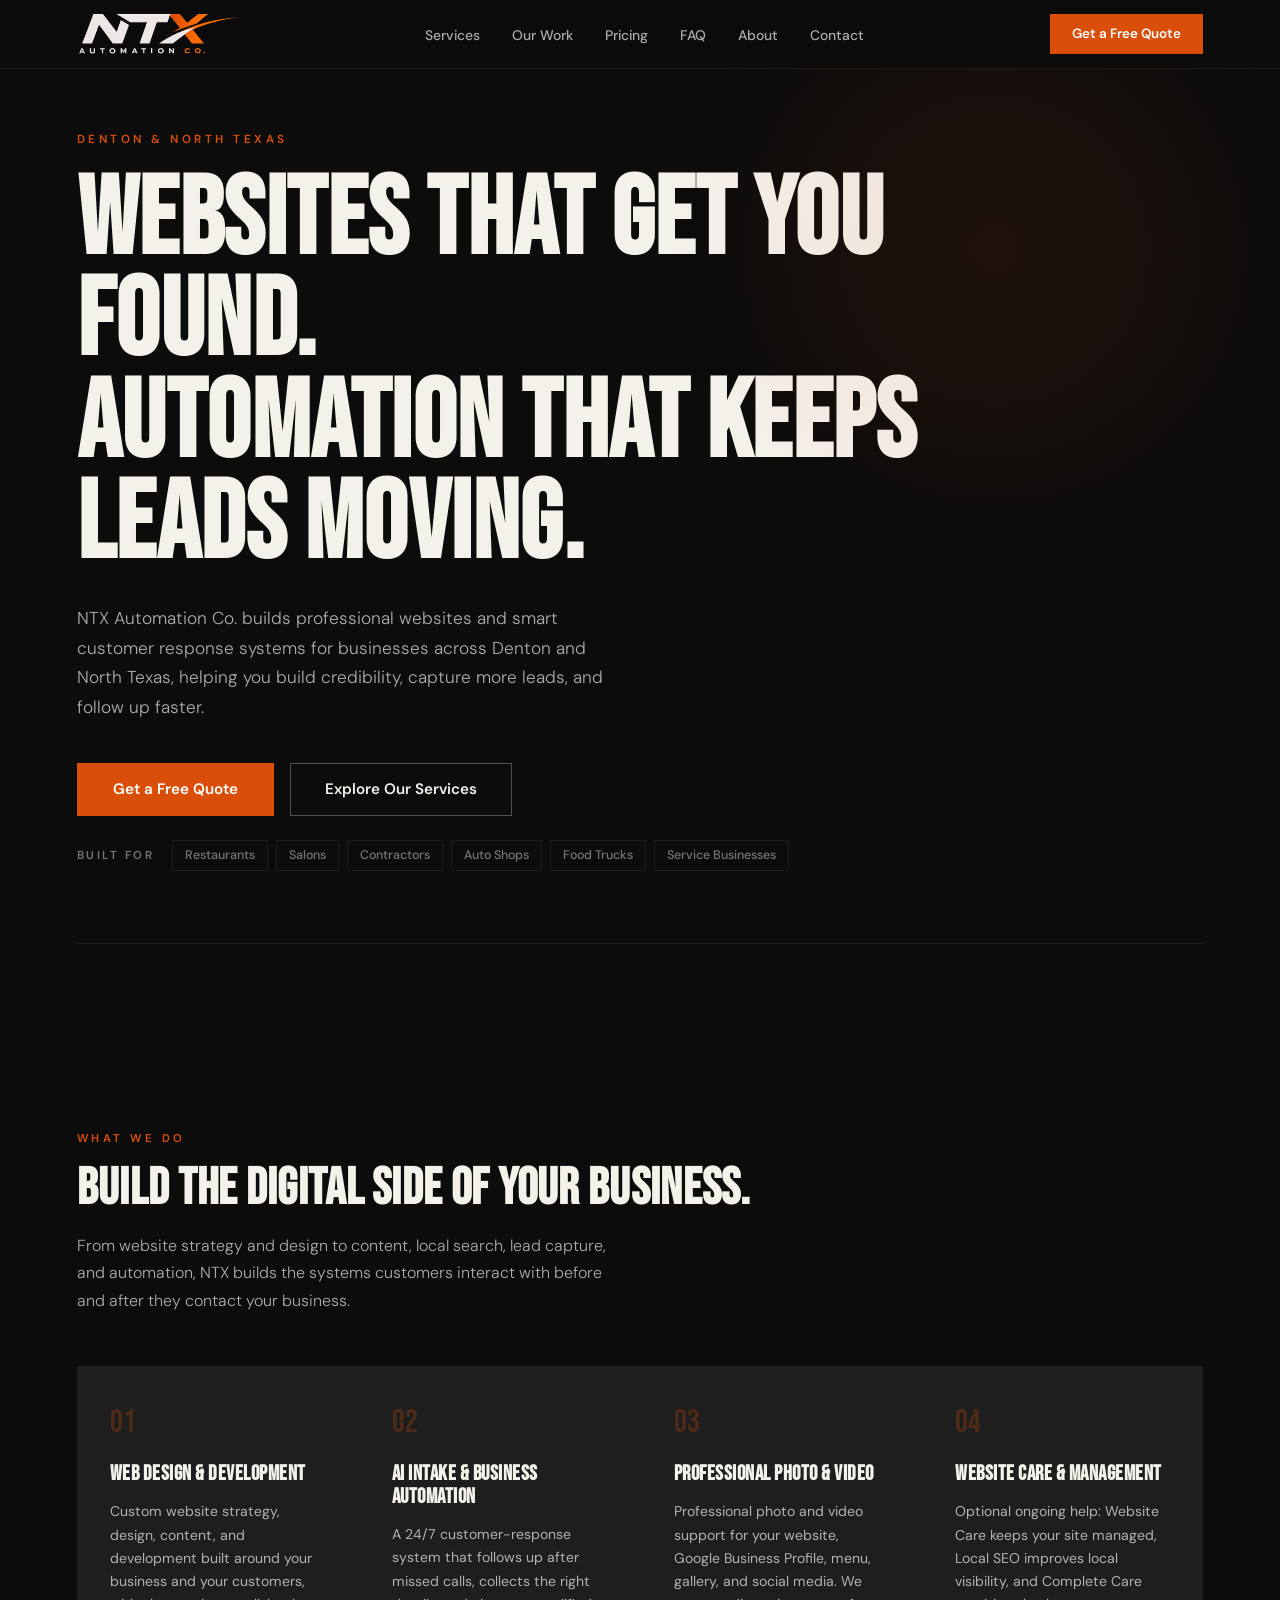
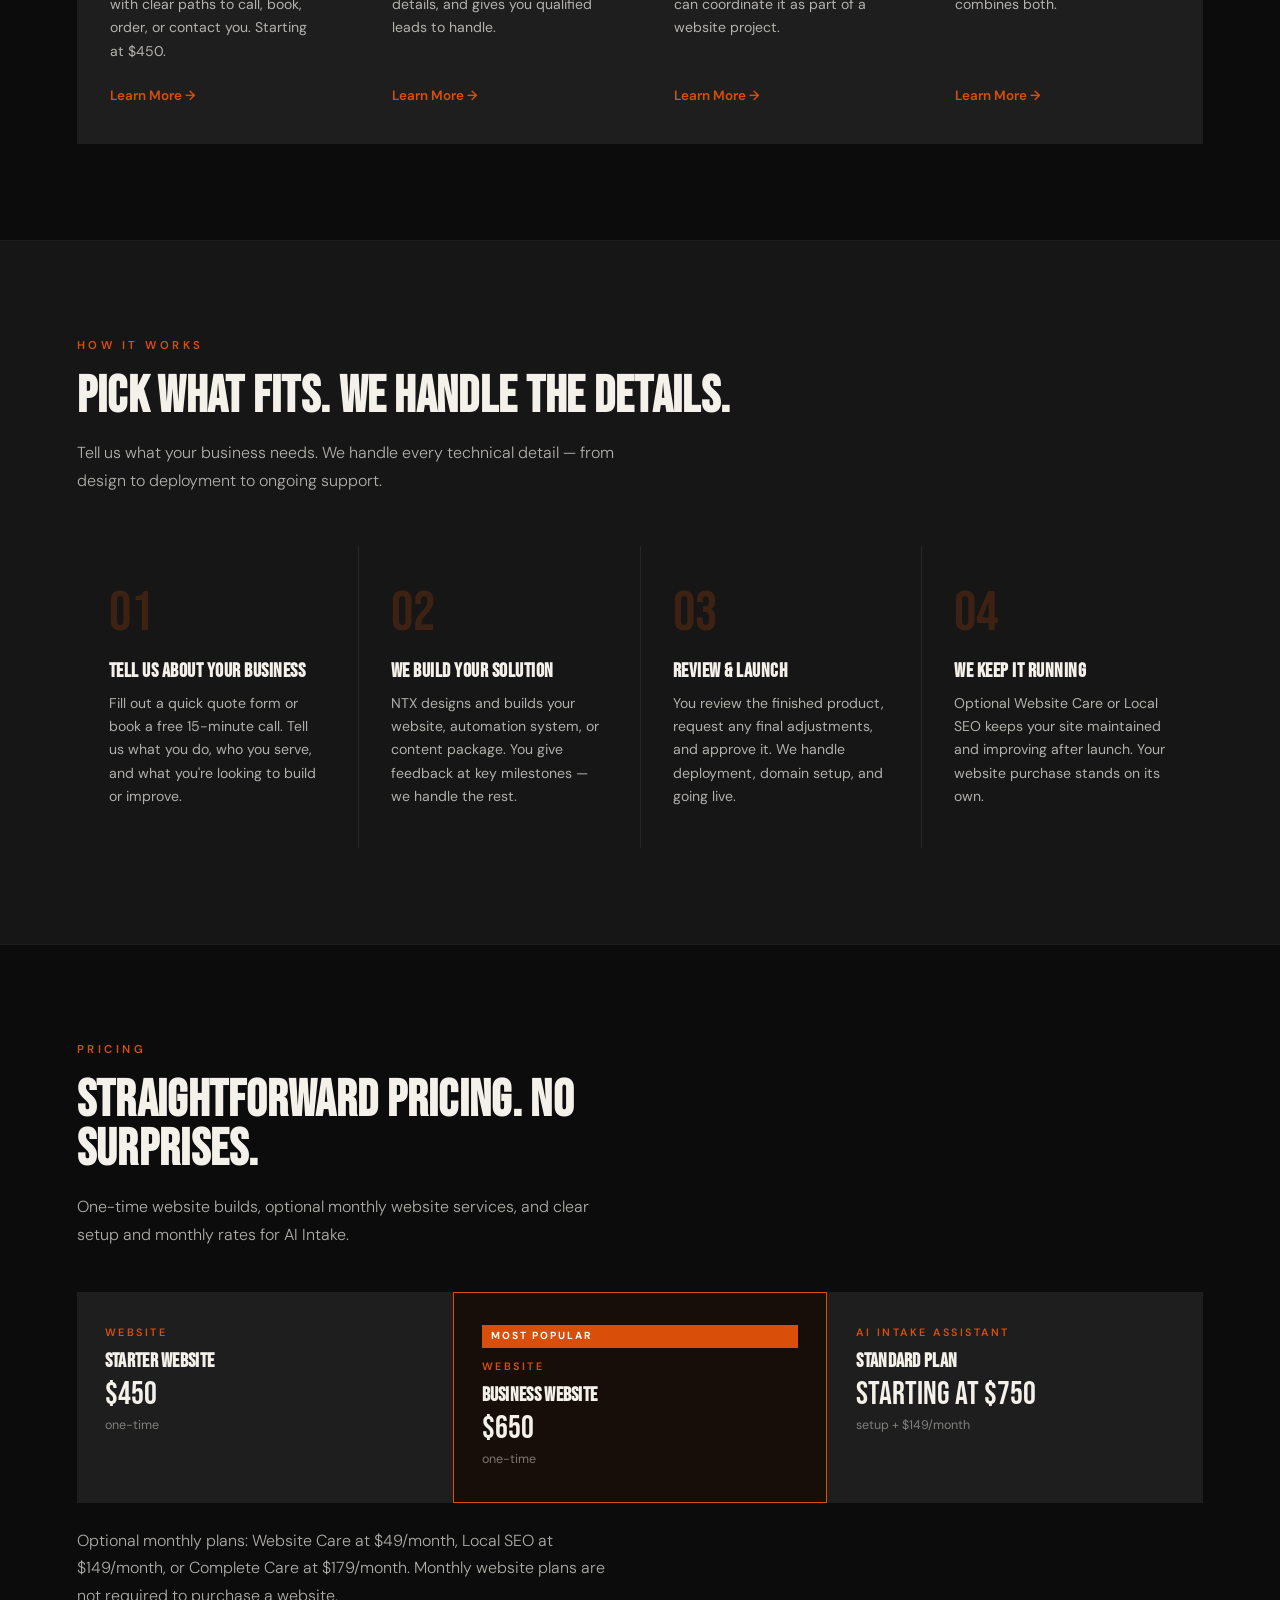
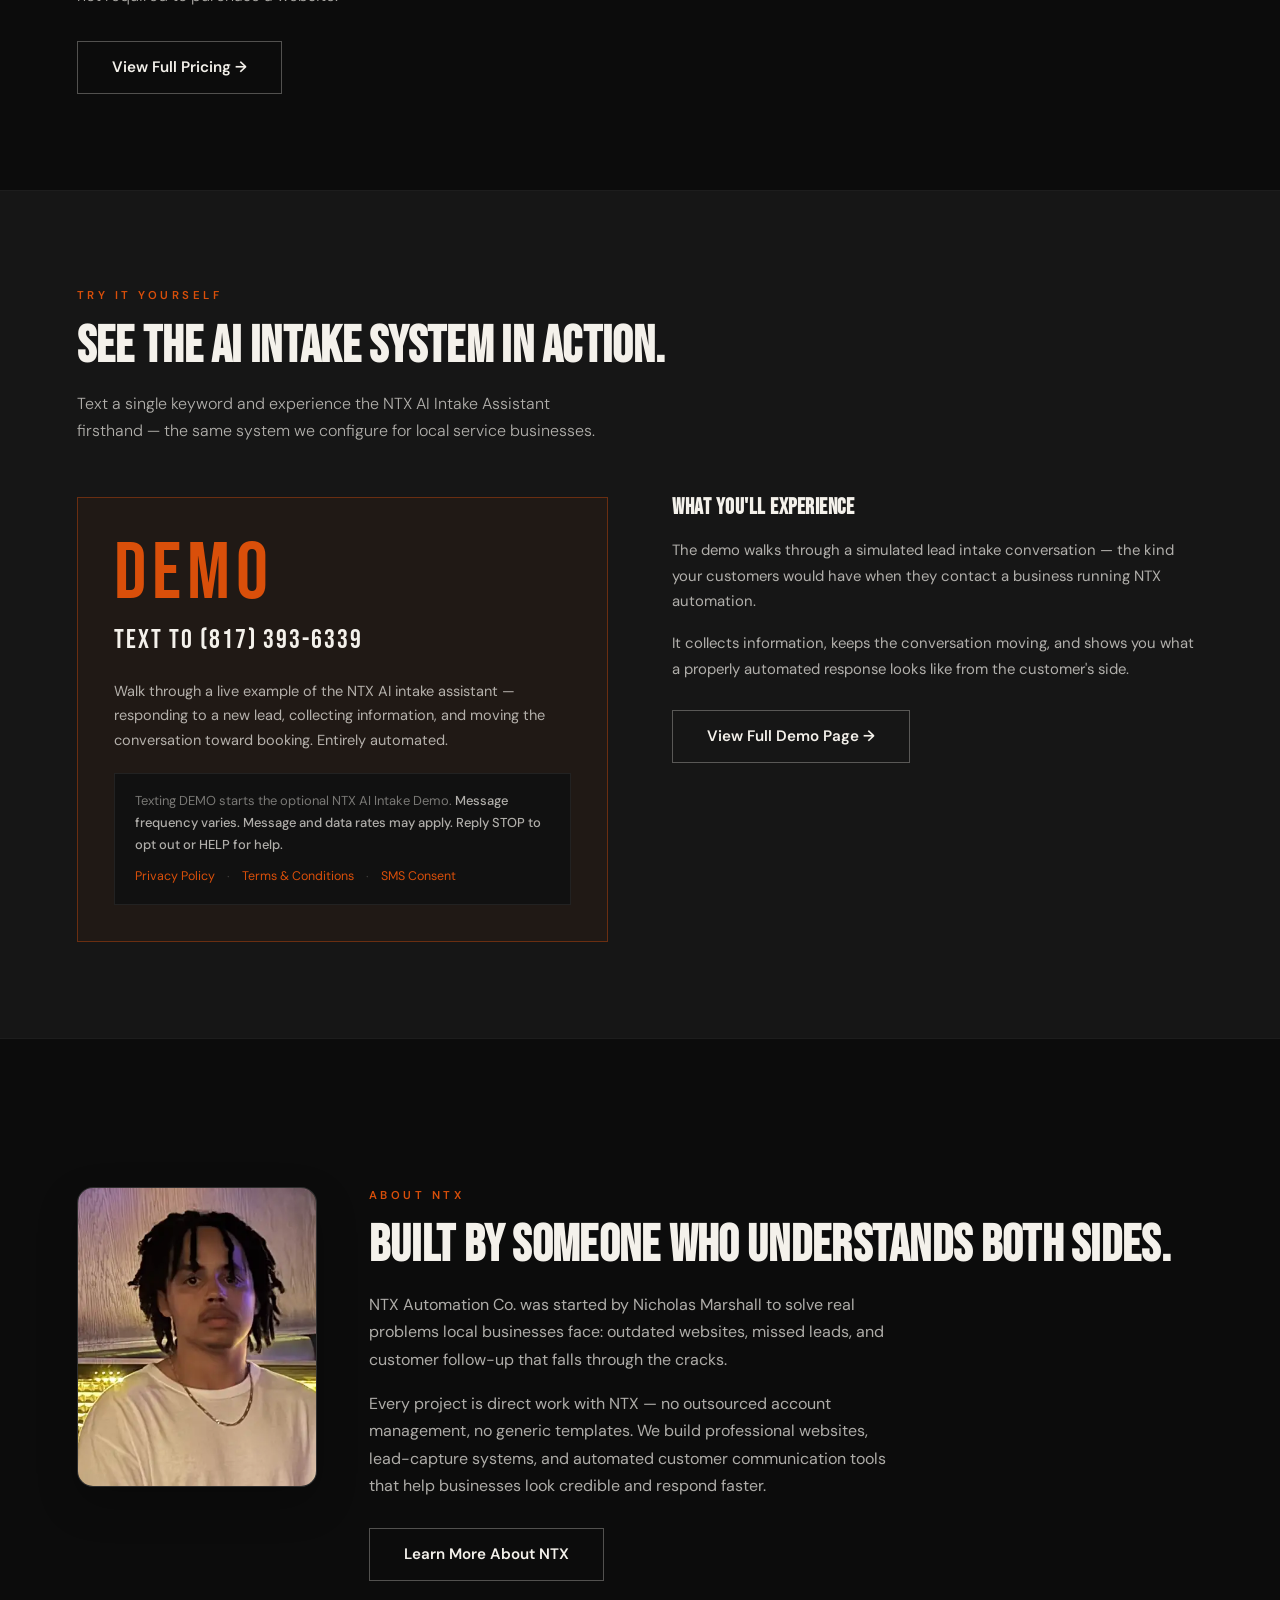
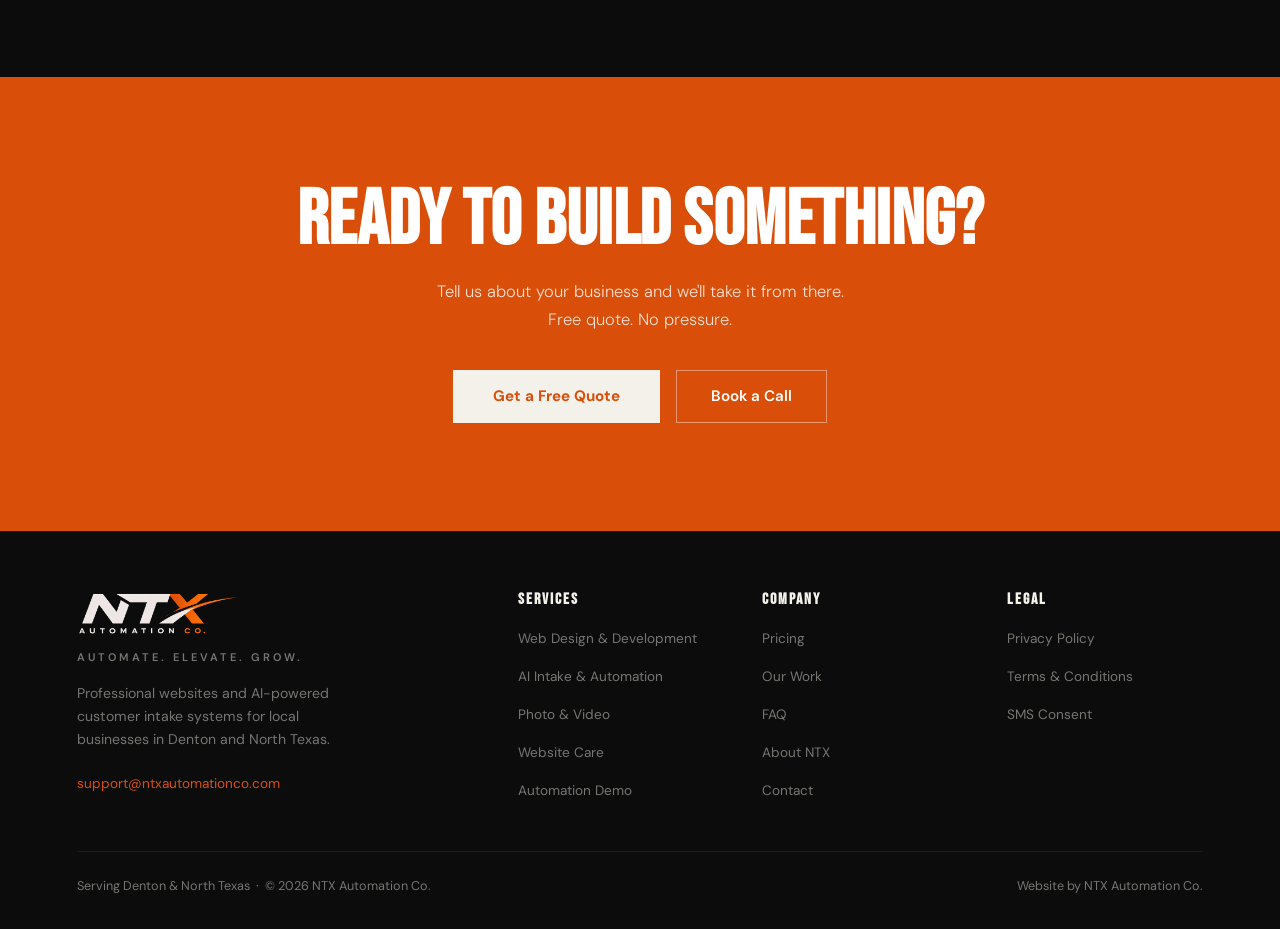
<file: index.html>
<!DOCTYPE html>
<html lang="en">
<head>
<script async src="https://www.googletagmanager.com/gtag/js?id=G-VB2LJ80J1F"></script>
<script>
  window.dataLayer = window.dataLayer || [];
  function gtag(){dataLayer.push(arguments);}
  gtag("js", new Date());
  gtag("config", "G-VB2LJ80J1F");
</script>
<meta charset="UTF-8"/>
<meta name="viewport" content="width=device-width, initial-scale=1.0"/>
<title>NTX Automation Co. — Websites & Smart Automation for North Texas Businesses</title>
<meta name="description" content="Helping North Texas businesses grow with professional websites, smart automation, and practical digital solutions."/>
<meta name="robots" content="index, follow"/>
<link rel="canonical" href="https://ntxautomationco.com/"/>
<meta name="author" content="NTX Automation Co."/>
<meta name="theme-color" content="#d94f0a"/>
<meta property="og:type" content="website"/>
<meta property="og:site_name" content="NTX Automation Co."/>
<meta property="og:title" content="NTX Automation Co. — Websites & Smart Automation for North Texas Businesses"/>
<meta property="og:description" content="Helping North Texas businesses grow with professional websites, smart automation, and practical digital solutions."/>
<meta property="og:url" content="https://ntxautomationco.com/"/>
<meta property="og:image" content="https://ntxautomationco.com/assets/og-image.jpg"/>
<meta property="og:image:width" content="1200"/>
<meta property="og:image:height" content="630"/>
<meta name="twitter:image" content="https://ntxautomationco.com/assets/og-image.jpg"/>
<meta name="twitter:card" content="summary_large_image"/>
<meta name="twitter:title" content="NTX Automation Co. — Websites & Smart Automation for North Texas Businesses"/>
<meta name="twitter:description" content="Helping North Texas businesses grow with professional websites, smart automation, and practical digital solutions."/>
<script type="application/ld+json">
{
  "@context": "https://schema.org",
  "@type": ["ProfessionalService", "LocalBusiness"],
  "name": "NTX Automation Co.",
  "url": "https://ntxautomationco.com",
  "email": "support@ntxautomationco.com",
  "founder": { "@type": "Person", "name": "Nicholas Marshall" },
  "areaServed": [
    { "@type": "City", "name": "Denton", "containedInPlace": { "@type": "State", "name": "Texas" } },
    { "@type": "AdministrativeArea", "name": "North Texas" }
  ],
  "serviceType": ["Website Design and Development","AI Intake Automation","Lead Capture Systems","Missed-Call Text-Back","Customer Intake Automation","Professional Photography","Professional Video","Website Hosting and Maintenance"],
  "description": "Helping North Texas businesses grow with professional websites, smart automation, and practical digital solutions.",
  "priceRange": "$$"
}
</script>
<link rel="icon" href="/assets/favicon-32.png" type="image/png" sizes="32x32"/>
<link rel="icon" href="/assets/favicon-48.png" type="image/png" sizes="48x48"/>
<link rel="icon" href="/assets/favicon-96.png" type="image/png" sizes="96x96"/>
<link rel="icon" href="/assets/favicon-192.png" type="image/png" sizes="192x192"/>
<link rel="icon" href="/assets/ntx-icon-512.png" type="image/png" sizes="512x512"/>
<link rel="apple-touch-icon" href="/assets/apple-touch-icon.png"/>
<link rel="preconnect" href="https://fonts.googleapis.com"/>
<link rel="preconnect" href="https://fonts.gstatic.com" crossorigin/>
<link href="https://fonts.googleapis.com/css2?family=Bebas+Neue&family=DM+Sans:wght@300;400;500;600&display=swap" rel="stylesheet"/>
<link rel="stylesheet" href="/style.css"/>
<style>
.hero {
  min-height: 100vh; display: flex; flex-direction: column; justify-content: center;
  padding: 130px 6% 90px; position: relative; overflow: hidden; background: var(--black);
}
.hero::after {
  content: ''; position: absolute; top: -10%; right: -5%;
  width: 55vw; height: 55vw; max-width: 700px;
  background: radial-gradient(circle, rgba(217,79,10,0.10) 0%, transparent 65%);
  pointer-events: none;
}
.hero-eyebrow {
  font-size: 0.73rem; font-weight: 600; letter-spacing: 3.5px; text-transform: uppercase;
  color: var(--orange); margin-bottom: 22px; opacity: 0; animation: fadeUp 0.5s 0.1s forwards;
}
.hero h1 {
  font-family: 'Bebas Neue', sans-serif;
  font-size: clamp(3.2rem, 8.5vw, 7.2rem);
  line-height: 0.93; letter-spacing: 0.5px; max-width: 900px;
  opacity: 0; animation: fadeUp 0.6s 0.22s forwards;
}
.hero-sub {
  margin-top: 28px; font-size: 1.08rem; font-weight: 300;
  color: var(--body); max-width: 540px; line-height: 1.72;
  opacity: 0; animation: fadeUp 0.6s 0.36s forwards;
}
.hero-actions {
  margin-top: 40px; display: flex; gap: 16px; flex-wrap: wrap; align-items: center;
  opacity: 0; animation: fadeUp 0.6s 0.5s forwards;
}
.hero-divider {
  margin-top: 72px; border: none; border-top: 1px solid var(--border);
  opacity: 0; animation: fadeIn 1s 0.7s forwards;
}
.hero-clients {
  margin-top: 24px; display: flex; align-items: center; gap: 18px; flex-wrap: wrap;
  opacity: 0; animation: fadeUp 0.6s 0.62s forwards;
}
.hero-clients-label { font-size: 0.72rem; font-weight: 600; letter-spacing: 2.5px; text-transform: uppercase; color: var(--muted); }
.hero-client-tags { display: flex; flex-wrap: wrap; gap: 8px; }
.hero-client-tag { font-size: 0.78rem; font-weight: 500; color: var(--muted); padding: 4px 12px; border: 1px solid var(--border); }
.services-section { background: var(--black); }
.services-grid-4 {
  display: grid; grid-template-columns: repeat(4, 1fr);
  gap: 1px; background: var(--border); margin-top: 52px;
}
.service-card-hp {
  background: var(--card); padding: 40px 32px 36px;
  border: 1px solid transparent; display: flex; flex-direction: column;
  transition: background 0.2s, border-color 0.2s;
}
.service-card-hp:hover { background: var(--card-hover); border-color: var(--orange); }
.service-card-hp .card-num { font-family: 'Bebas Neue', sans-serif; font-size: 2rem; color: var(--orange); opacity: 0.25; line-height: 1; margin-bottom: 24px; }
.service-card-hp h3 { font-family: 'Bebas Neue', sans-serif; font-size: 1.3rem; letter-spacing: 0.5px; color: var(--white); margin-bottom: 14px; line-height: 1.1; }
.service-card-hp p { font-size: 0.88rem; color: var(--body); line-height: 1.65; flex: 1; }
.service-card-hp .card-link { margin-top: 22px; }
.process-section { background: var(--gray); }
.process-grid { display: grid; grid-template-columns: repeat(4, 1fr); gap: 1px; background: var(--border); margin-top: 52px; }
.process-step { background: var(--gray); padding: 40px 32px; }
.process-num { font-family: 'Bebas Neue', sans-serif; font-size: 3.5rem; color: var(--orange); opacity: 0.2; line-height: 1; margin-bottom: 20px; }
.process-step h3 { font-family: 'Bebas Neue', sans-serif; font-size: 1.25rem; letter-spacing: 0.5px; color: var(--white); margin-bottom: 10px; }
.process-step p { font-size: 0.88rem; color: var(--body); line-height: 1.65; }
.demo-teaser { background: var(--gray); }
.demo-teaser-inner { display: grid; grid-template-columns: 1fr 1fr; gap: 64px; align-items: start; margin-top: 52px; }
.demo-teaser-box { padding: 36px; border: 1px solid rgba(217,79,10,0.4); background: rgba(217,79,10,0.05); }
.demo-keyword-display { font-family: 'Bebas Neue', sans-serif; font-size: 5rem; color: var(--orange); letter-spacing: 6px; line-height: 1; margin-bottom: 4px; }
.demo-number { font-family: 'Bebas Neue', sans-serif; font-size: 1.7rem; color: var(--white); letter-spacing: 2px; margin-bottom: 18px; }
.about-teaser { background: var(--black); }
.about-teaser-inner { display: grid; grid-template-columns: minmax(180px, 240px) 1fr; gap: 52px; align-items: start; margin-top: 52px; }
.about-teaser-photo-wrap { width: 100%; max-width: 240px; aspect-ratio: 4 / 5; overflow: hidden; border-radius: 16px; border: 1px solid var(--border); background: var(--card); box-shadow: 0 16px 40px rgba(0,0,0,0.24); }
.about-teaser-photo { width: 100%; height: 100%; display: block; object-fit: cover; object-position: center; }
.about-intro h2 { font-family: 'Bebas Neue', sans-serif; font-size: clamp(2.2rem, 4vw, 3.2rem); line-height: 0.97; margin-bottom: 20px; }
.about-intro p { font-size: 1rem; color: var(--body); line-height: 1.72; margin-bottom: 16px; max-width: 540px; }
.about-intro p:last-of-type { margin-bottom: 28px; }
@media (max-width: 1024px) {
  .services-grid-4 { grid-template-columns: repeat(2, 1fr); }
  .process-grid { grid-template-columns: repeat(2, 1fr); }
}
@media (max-width: 768px) {
  .hero { padding: 110px 5% 72px; }
  .hero h1 { font-size: clamp(2.8rem, 11vw, 4.8rem); }
  .services-grid-4 { grid-template-columns: 1fr; background: transparent; }
  .service-card-hp { border: 1px solid var(--border); }
  .process-grid { grid-template-columns: 1fr; }
  .demo-teaser-inner { grid-template-columns: 1fr; gap: 36px; }
  .about-teaser-inner { grid-template-columns: 1fr; gap: 28px; }
}
@media (max-width: 480px) {
  .hero-actions { flex-direction: column; align-items: stretch; }
  .hero-actions .btn-primary, .hero-actions .btn-ghost { text-align: center; }
}
</style>
</head>
<body>
<main id="main-content">

<section class="hero" id="home" aria-labelledby="hero-heading">
  <p class="hero-eyebrow">Denton &amp; North Texas</p>
  <h1 id="hero-heading">Websites That Get You Found.<br>Automation That Keeps Leads Moving.</h1>
  <p class="hero-sub">NTX Automation Co. builds professional websites and smart customer response systems for businesses across Denton and North Texas, helping you build credibility, capture more leads, and follow up faster.</p>
  <div class="hero-actions">
    <a href="/contact.html" class="btn-primary">Get a Free Quote</a>
    <a href="/services.html" class="btn-ghost">Explore Our Services</a>
  </div>
  <div class="hero-clients">
    <span class="hero-clients-label">Built for</span>
    <div class="hero-client-tags">
      <span class="hero-client-tag">Restaurants</span>
      <span class="hero-client-tag">Salons</span>
      <span class="hero-client-tag">Contractors</span>
      <span class="hero-client-tag">Auto Shops</span>
      <span class="hero-client-tag">Food Trucks</span>
      <span class="hero-client-tag">Service Businesses</span>
    </div>
  </div>
  <hr class="hero-divider"/>
</section>

<section class="services-section" id="services" aria-labelledby="services-heading">
  <div class="reveal">
    <span class="label">What We Do</span>
    <h2 class="section-heading" id="services-heading">Build the Digital Side of Your Business.</h2>
    <p class="section-body">From website strategy and design to content, local search, lead capture, and automation, NTX builds the systems customers interact with before and after they contact your business.</p>
  </div>
  <div class="services-grid-4">
    <article class="service-card-hp reveal reveal-d1">
      <div class="card-num">01</div>
      <h3>Web Design &amp; Development</h3>
      <p>Custom website strategy, design, content, and development built around your business and your customers, with clear paths to call, book, order, or contact you. Starting at $450.</p>
      <a class="card-link" href="/web-design.html" aria-label="Learn more about Web Design and Development">Learn More →</a>
    </article>
    <article class="service-card-hp reveal reveal-d2">
      <div class="card-num">02</div>
      <h3>AI Intake &amp; Business Automation</h3>
      <p>A 24/7 customer-response system that follows up after missed calls, collects the right details, and gives you qualified leads to handle.</p>
      <a class="card-link" href="/automation.html" aria-label="Learn more about AI Intake and Business Automation">Learn More →</a>
    </article>
    <article class="service-card-hp reveal reveal-d3">
      <div class="card-num">03</div>
      <h3>Professional Photo &amp; Video</h3>
      <p>Professional photo and video support for your website, Google Business Profile, menu, gallery, and social media. We can coordinate it as part of a website project.</p>
      <a class="card-link" href="/photo-video.html" aria-label="Learn more about Professional Photo and Video">Learn More →</a>
    </article>
    <article class="service-card-hp reveal reveal-d4">
      <div class="card-num">04</div>
      <h3>Website Care &amp; Management</h3>
      <p>Optional ongoing help: Website Care keeps your site managed, Local SEO improves local visibility, and Complete Care combines both.</p>
      <a class="card-link" href="/website-care.html" aria-label="Learn more about Website Care and Management">Learn More →</a>
    </article>
  </div>
</section>

<hr class="section-rule"/>

<section class="process-section" id="process" aria-labelledby="process-heading">
  <div class="reveal">
    <span class="label">How It Works</span>
    <h2 class="section-heading" id="process-heading">Pick What Fits. We Handle the Details.</h2>
    <p class="section-body">Tell us what your business needs. We handle every technical detail — from design to deployment to ongoing support.</p>
  </div>
  <div class="process-grid">
    <div class="process-step reveal reveal-d1">
      <div class="process-num">01</div>
      <h3>Tell Us About Your Business</h3>
      <p>Fill out a quick quote form or book a free 15-minute call. Tell us what you do, who you serve, and what you're looking to build or improve.</p>
    </div>
    <div class="process-step reveal reveal-d2">
      <div class="process-num">02</div>
      <h3>We Build Your Solution</h3>
      <p>NTX designs and builds your website, automation system, or content package. You give feedback at key milestones — we handle the rest.</p>
    </div>
    <div class="process-step reveal reveal-d3">
      <div class="process-num">03</div>
      <h3>Review &amp; Launch</h3>
      <p>You review the finished product, request any final adjustments, and approve it. We handle deployment, domain setup, and going live.</p>
    </div>
    <div class="process-step reveal reveal-d4">
      <div class="process-num">04</div>
      <h3>We Keep It Running</h3>
      <p>Optional Website Care or Local SEO keeps your site maintained and improving after launch. Your website purchase stands on its own.</p>
    </div>
  </div>
</section>

<hr class="section-rule"/>

<section class="pricing-preview" id="pricing-preview" aria-labelledby="pp-heading">
  <div class="reveal">
    <span class="label">Pricing</span>
    <h2 class="section-heading" id="pp-heading">Straightforward Pricing. No Surprises.</h2>
    <p class="section-body">One-time website builds, optional monthly website services, and clear setup and monthly rates for AI Intake.</p>
  </div>
  <div class="pricing-preview-grid reveal">
    <div class="pp-card">
      <div class="pp-category">Website</div>
      <h3>Starter Website</h3>
      <div class="pp-price">$450</div>
      <p class="pp-cadence">one-time</p>
    </div>
    <div class="pp-card featured">
      <div class="pp-badge">Most Popular</div>
      <div class="pp-category">Website</div>
      <h3>Business Website</h3>
      <div class="pp-price">$650</div>
      <p class="pp-cadence">one-time</p>
    </div>
    <div class="pp-card">
      <div class="pp-category">AI Intake Assistant</div>
      <h3>Standard Plan</h3>
      <div class="pp-price">Starting at $750</div>
      <p class="pp-cadence">setup + $149/month</p>
    </div>
  </div>
  <p class="section-body reveal" style="margin-top:24px;">Optional monthly plans: Website Care at $49/month, Local SEO at $149/month, or Complete Care at $179/month. Monthly website plans are not required to purchase a website.</p>
  <div style="margin-top:32px;" class="reveal">
    <a href="/packages.html" class="btn-ghost">View Full Pricing →</a>
  </div>
</section>

<hr class="section-rule"/>

<section class="demo-teaser" id="demo-teaser" aria-labelledby="demo-heading">
  <div class="reveal">
    <span class="label">Try It Yourself</span>
    <h2 class="section-heading" id="demo-heading">See the AI Intake System in Action.</h2>
    <p class="section-body">Text a single keyword and experience the NTX AI Intake Assistant firsthand — the same system we configure for local service businesses.</p>
  </div>
  <div class="demo-teaser-inner">
    <div class="demo-teaser-box reveal">
      <div class="demo-keyword-display">DEMO</div>
      <div class="demo-number">Text to (817) 393-6339</div>
      <p style="font-size:0.91rem;color:var(--body);line-height:1.65;margin-bottom:20px;">Walk through a live example of the NTX AI intake assistant — responding to a new lead, collecting information, and moving the conversation toward booking. Entirely automated.</p>
      <div class="sms-disclosure">
        Texting DEMO starts the optional NTX AI Intake Demo. <strong>Message frequency varies. Message and data rates may apply. Reply STOP to opt out or HELP for help.</strong>
        <div class="sms-disclosure-links">
          <a href="/privacy.html">Privacy Policy</a>
          <span style="color:rgba(244,241,235,0.2)">·</span>
          <a href="/terms.html">Terms &amp; Conditions</a>
          <span style="color:rgba(244,241,235,0.2)">·</span>
          <a href="/sms-consent.html">SMS Consent</a>
        </div>
      </div>
    </div>
    <div class="reveal reveal-d2">
      <h3 style="font-family:'Bebas Neue',sans-serif;font-size:1.4rem;color:var(--white);margin-bottom:20px;letter-spacing:0.5px;">What You'll Experience</h3>
      <p style="font-size:0.93rem;color:var(--body);line-height:1.72;margin-bottom:16px;">The demo walks through a simulated lead intake conversation — the kind your customers would have when they contact a business running NTX automation.</p>
      <p style="font-size:0.93rem;color:var(--body);line-height:1.72;margin-bottom:28px;">It collects information, keeps the conversation moving, and shows you what a properly automated response looks like from the customer's side.</p>
      <a href="/demo.html" class="btn-ghost">View Full Demo Page →</a>
    </div>
  </div>
</section>

<hr class="section-rule"/>

<section class="about-teaser" id="about-teaser" aria-labelledby="about-teaser-heading">
  <div class="about-teaser-inner">
    <div class="reveal">
      <div class="about-teaser-photo-wrap">
        <img class="about-teaser-photo" src="/assets/nicholas-marshall-founder.webp" alt="Nicholas Marshall, founder of NTX Automation Co." width="400" height="500"/>
      </div>
    </div>
    <div class="about-intro reveal reveal-d2">
      <span class="label">About NTX</span>
      <h2 id="about-teaser-heading">Built by Someone Who Understands Both Sides.</h2>
      <p>NTX Automation Co. was started by Nicholas Marshall to solve real problems local businesses face: outdated websites, missed leads, and customer follow-up that falls through the cracks.</p>
      <p>Every project is direct work with NTX — no outsourced account management, no generic templates. We build professional websites, lead-capture systems, and automated customer communication tools that help businesses look credible and respond faster.</p>
      <a href="/about.html" class="btn-ghost">Learn More About NTX</a>
    </div>
  </div>
</section>

<section class="final-cta" aria-labelledby="final-cta-heading">
  <h2 id="final-cta-heading">Ready to Build Something?</h2>
  <p>Tell us about your business and we'll take it from there. Free quote. No pressure.</p>
  <div class="final-cta-actions">
    <a href="/contact.html" class="btn-white">Get a Free Quote</a>
    <a href="https://calendly.com/nichonmarshall/15min" target="_blank" rel="noopener"
       class="btn-ghost" style="border-color:rgba(255,255,255,0.4);color:#fff;">Book a Call</a>
  </div>
</section>

</main>
<script src="/components.js"></script>
</body>
</html>
</file>
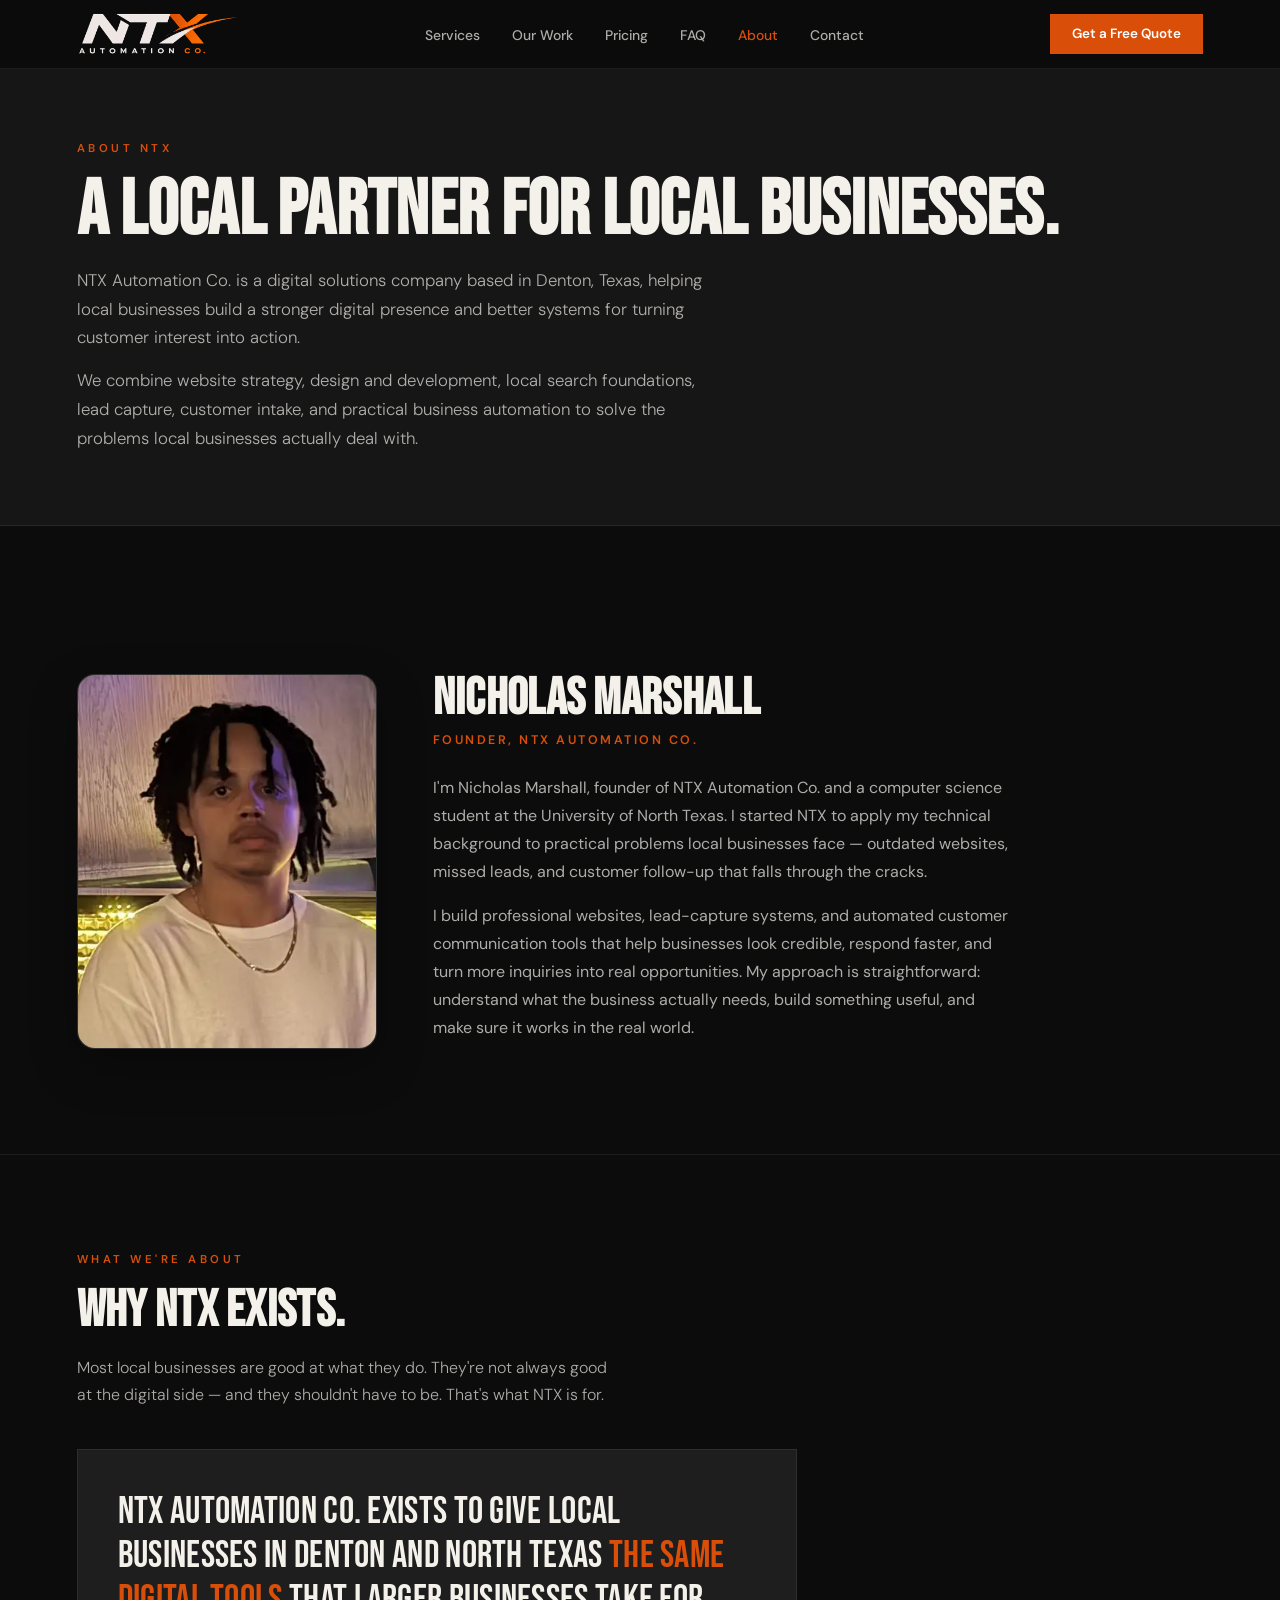
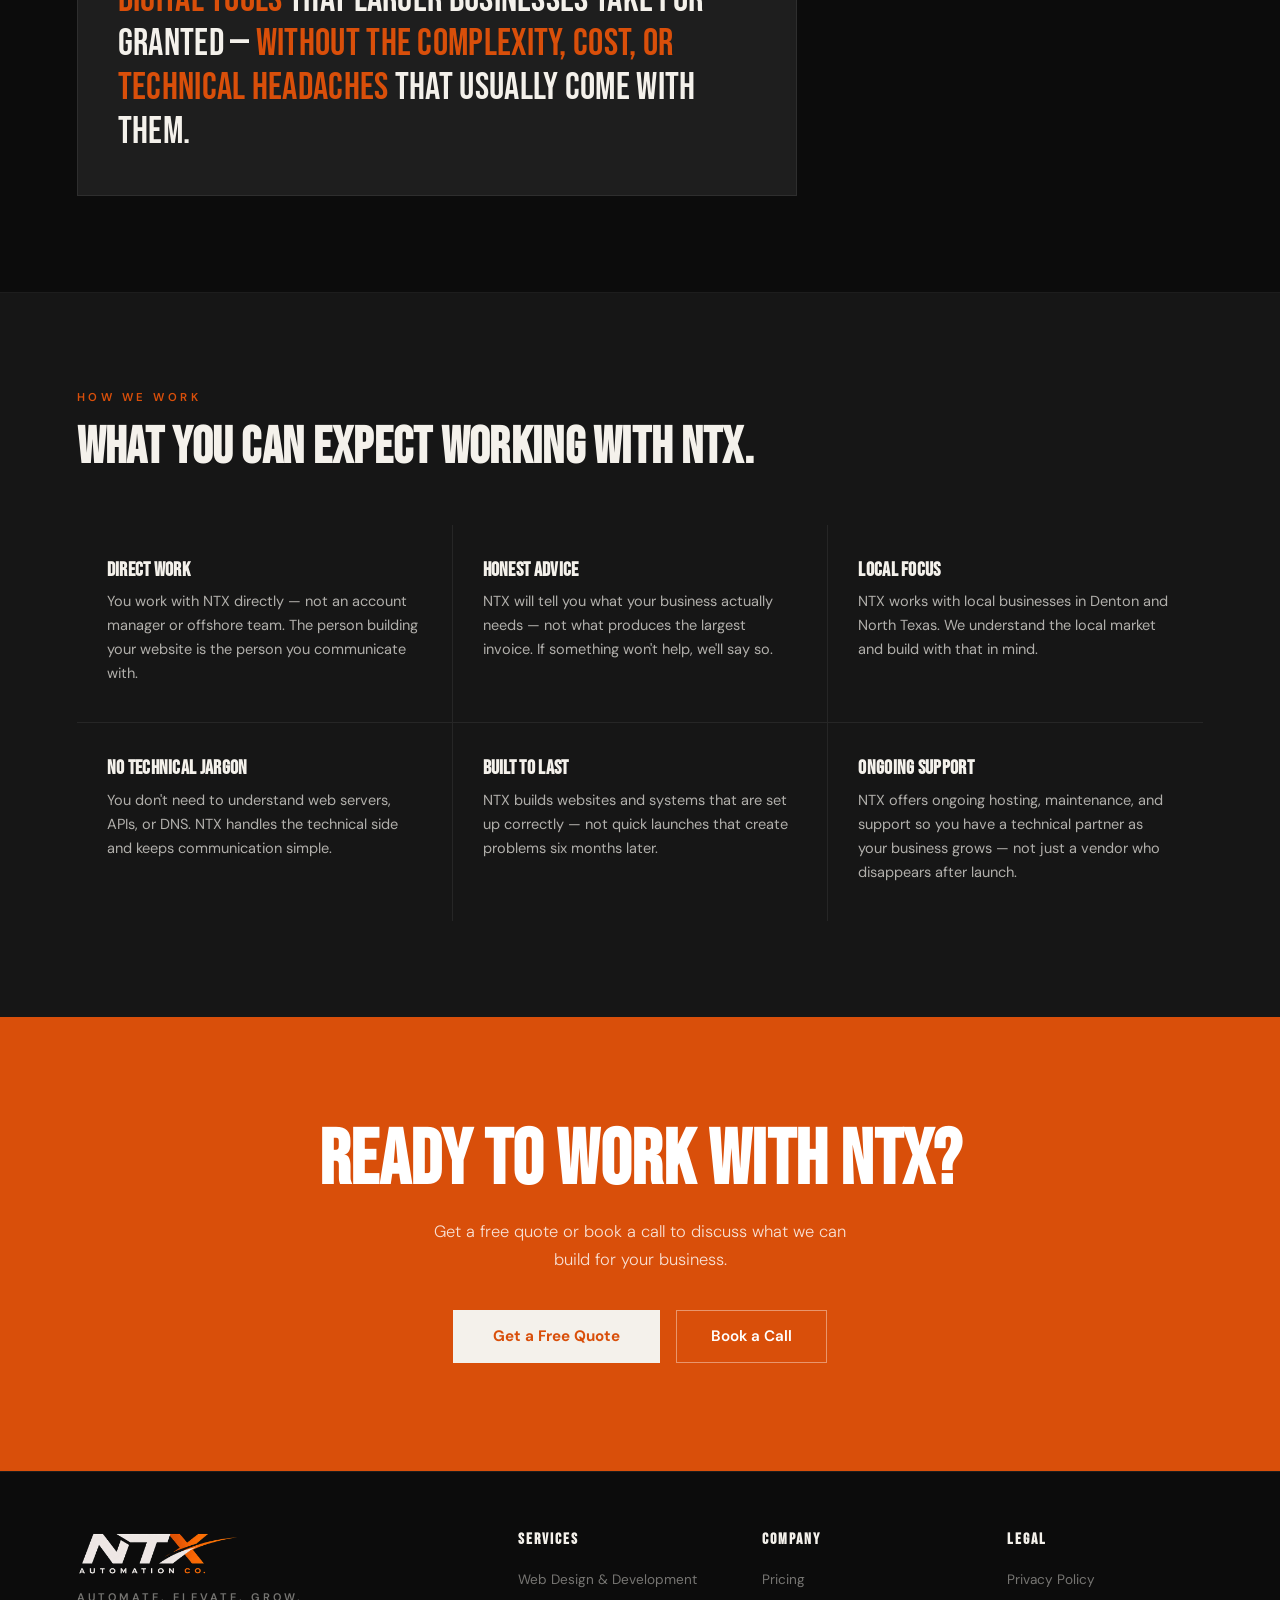
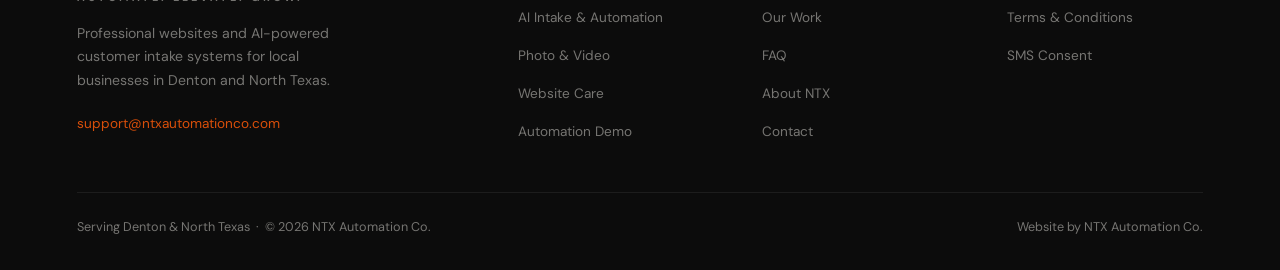
<file: about.html>
<!DOCTYPE html>
<html lang="en">
<head>
<meta charset="UTF-8"/>
<meta name="viewport" content="width=device-width, initial-scale=1.0"/>
<title>About NTX Automation Co. | Web Design &amp; AI Intake — Denton, TX</title>
<meta name="description" content="NTX Automation Co. is a Denton-based digital solutions company helping North Texas businesses with website strategy, design, local search foundations, lead capture, customer intake, and automation."/>
<meta name="robots" content="index, follow"/>
<link rel="canonical" href="https://ntxautomationco.com/about.html"/>
<meta name="theme-color" content="#d94f0a"/>
<meta property="og:title" content="About NTX Automation Co. — Denton, TX"/>
<meta property="og:description" content="Founded by Nicholas Marshall. Website strategy, design, lead capture, customer intake, and practical business automation for Denton and North Texas."/>
<meta property="og:url" content="https://ntxautomationco.com/about.html"/>
<meta property="og:type" content="website"/>
<meta name="twitter:card" content="summary"/>
<script type="application/ld+json">
{
  "@context": "https://schema.org",
  "@type": ["LocalBusiness", "ProfessionalService"],
  "name": "NTX Automation Co.",
  "url": "https://ntxautomationco.com",
  "email": "support@ntxautomationco.com",
  "founder": { "@type": "Person", "name": "Nicholas Marshall" },
  "areaServed": [
    { "@type": "City", "name": "Denton", "containedInPlace": { "@type": "State", "name": "Texas" } },
    { "@type": "AdministrativeArea", "name": "North Texas" }
  ],
  "description": "NTX Automation Co. helps local businesses build a stronger digital presence with website strategy, design, local search foundations, lead capture, customer intake, and practical business automation."
}
</script>
<link rel="icon" href="/favicon.svg" type="image/svg+xml"/>
<link rel="preconnect" href="https://fonts.googleapis.com"/>
<link rel="preconnect" href="https://fonts.gstatic.com" crossorigin/>
<link href="https://fonts.googleapis.com/css2?family=Bebas+Neue&family=DM+Sans:wght@300;400;500;600&display=swap" rel="stylesheet"/>
<link rel="stylesheet" href="/style.css"/>
<style>
.about-hero { padding: 140px 6% 72px; background: var(--gray); border-bottom: 1px solid var(--border); }
.about-hero h1 { font-family: 'Bebas Neue', sans-serif; font-size: clamp(3rem, 6vw, 5.2rem); line-height: 0.95; margin-bottom: 18px; }
.about-hero p { font-size: 1.05rem; color: var(--body); max-width: 640px; font-weight: 300; line-height: 1.72; }
.about-hero p + p { margin-top: 14px; }
.founder-section { background: var(--black); }
.founder-inner { display: grid; grid-template-columns: minmax(240px, 300px) 1fr; gap: 56px; align-items: start; margin-top: 52px; }
.founder-photo-wrap { width: 100%; max-width: 300px; aspect-ratio: 4 / 5; overflow: hidden; border-radius: 18px; border: 1px solid var(--border); background: var(--card); box-shadow: 0 18px 48px rgba(0,0,0,0.28); }
.founder-photo { width: 100%; height: 100%; display: block; object-fit: cover; object-position: center; }
.founder-name { font-family: 'Bebas Neue', sans-serif; font-size: clamp(2.2rem, 4vw, 3.4rem); line-height: 0.97; margin-bottom: 6px; }
.founder-role { font-size: 0.78rem; font-weight: 600; letter-spacing: 2.5px; text-transform: uppercase; color: var(--orange); margin-bottom: 24px; display: block; }
.founder-bio p { font-size: 1rem; color: var(--body); line-height: 1.75; margin-bottom: 16px; max-width: 580px; }
.values-section { background: var(--gray); }
.values-grid { display: grid; grid-template-columns: repeat(3, 1fr); gap: 1px; background: var(--border); margin-top: 52px; }
.value-item { background: var(--gray); padding: 36px 30px; transition: background 0.2s; }
.value-item:hover { background: #1c1c1c; }
.value-item h3 { font-family: 'Bebas Neue', sans-serif; font-size: 1.25rem; color: var(--white); margin-bottom: 10px; }
.value-item p { font-size: 0.91rem; color: var(--body); line-height: 1.65; }
.mission-section { background: var(--black); }
.mission-block { max-width: 720px; margin-top: 40px; padding: 40px; border: 1px solid var(--border); background: var(--card); }
.mission-block p { font-family: 'Bebas Neue', sans-serif; font-size: clamp(1.6rem, 3vw, 2.4rem); line-height: 1.15; color: var(--white); letter-spacing: 0.3px; }
.mission-block p em { font-style: normal; color: var(--orange); }
@media (max-width: 900px) {
  .founder-inner { grid-template-columns: 1fr; gap: 28px; }
  .values-grid { grid-template-columns: 1fr; }
}
@media (max-width: 580px) {
  .about-hero { padding: 110px 5% 52px; }
  .mission-block { padding: 28px 24px; }
}
</style>
</head>
<body>
<main id="main-content">

<div class="about-hero">
  <span class="label">About NTX</span>
  <h1>A Local Partner for Local Businesses.</h1>
  <p>NTX Automation Co. is a digital solutions company based in Denton, Texas, helping local businesses build a stronger digital presence and better systems for turning customer interest into action.</p>
  <p>We combine website strategy, design and development, local search foundations, lead capture, customer intake, and practical business automation to solve the problems local businesses actually deal with.</p>
</div>

<section class="founder-section" aria-labelledby="founder-heading">
  <div class="founder-inner">
    <div class="reveal">
      <div class="founder-photo-wrap">
        <img class="founder-photo" src="/assets/nicholas-marshall-founder.webp" alt="Nicholas Marshall, founder of NTX Automation Co." width="400" height="500"/>
      </div>
    </div>
    <div class="reveal reveal-d2">
      <h2 class="founder-name" id="founder-heading">Nicholas Marshall</h2>
      <span class="founder-role">Founder, NTX Automation Co.</span>
      <div class="founder-bio">
        <p>I'm Nicholas Marshall, founder of NTX Automation Co. and a computer science student at the University of North Texas. I started NTX to apply my technical background to practical problems local businesses face — outdated websites, missed leads, and customer follow-up that falls through the cracks.</p>
        <p>I build professional websites, lead-capture systems, and automated customer communication tools that help businesses look credible, respond faster, and turn more inquiries into real opportunities. My approach is straightforward: understand what the business actually needs, build something useful, and make sure it works in the real world.</p>
      </div>
    </div>
  </div>
</section>

<hr class="section-rule"/>

<section class="mission-section" aria-labelledby="mission-heading">
  <div class="reveal">
    <span class="label">What We're About</span>
    <h2 class="section-heading" id="mission-heading">Why NTX Exists.</h2>
    <p class="section-body">Most local businesses are good at what they do. They're not always good at the digital side — and they shouldn't have to be. That's what NTX is for.</p>
  </div>
  <div class="mission-block reveal">
    <p>NTX Automation Co. exists to give local businesses in Denton and North Texas <em>the same digital tools</em> that larger businesses take for granted — <em>without the complexity, cost, or technical headaches</em> that usually come with them.</p>
  </div>
</section>

<hr class="section-rule"/>

<section class="values-section" aria-labelledby="values-heading">
  <div class="reveal">
    <span class="label">How We Work</span>
    <h2 class="section-heading" id="values-heading">What You Can Expect Working With NTX.</h2>
  </div>
  <div class="values-grid">
    <div class="value-item reveal reveal-d1">
      <h3>Direct Work</h3>
      <p>You work with NTX directly — not an account manager or offshore team. The person building your website is the person you communicate with.</p>
    </div>
    <div class="value-item reveal reveal-d2">
      <h3>Honest Advice</h3>
      <p>NTX will tell you what your business actually needs — not what produces the largest invoice. If something won't help, we'll say so.</p>
    </div>
    <div class="value-item reveal reveal-d3">
      <h3>Local Focus</h3>
      <p>NTX works with local businesses in Denton and North Texas. We understand the local market and build with that in mind.</p>
    </div>
    <div class="value-item reveal reveal-d1">
      <h3>No Technical Jargon</h3>
      <p>You don't need to understand web servers, APIs, or DNS. NTX handles the technical side and keeps communication simple.</p>
    </div>
    <div class="value-item reveal reveal-d2">
      <h3>Built to Last</h3>
      <p>NTX builds websites and systems that are set up correctly — not quick launches that create problems six months later.</p>
    </div>
    <div class="value-item reveal reveal-d3">
      <h3>Ongoing Support</h3>
      <p>NTX offers ongoing hosting, maintenance, and support so you have a technical partner as your business grows — not just a vendor who disappears after launch.</p>
    </div>
  </div>
</section>

<section class="final-cta" aria-labelledby="about-cta-heading">
  <h2 id="about-cta-heading">Ready to Work with NTX?</h2>
  <p>Get a free quote or book a call to discuss what we can build for your business.</p>
  <div class="final-cta-actions">
    <a href="/contact.html" class="btn-white">Get a Free Quote</a>
    <a href="https://calendly.com/nichonmarshall/15min" target="_blank" rel="noopener"
       class="btn-ghost" style="border-color:rgba(255,255,255,0.4);color:#fff;">Book a Call</a>
  </div>
</section>

</main>
<script src="/components.js"></script>
</body>
</html>
</file>
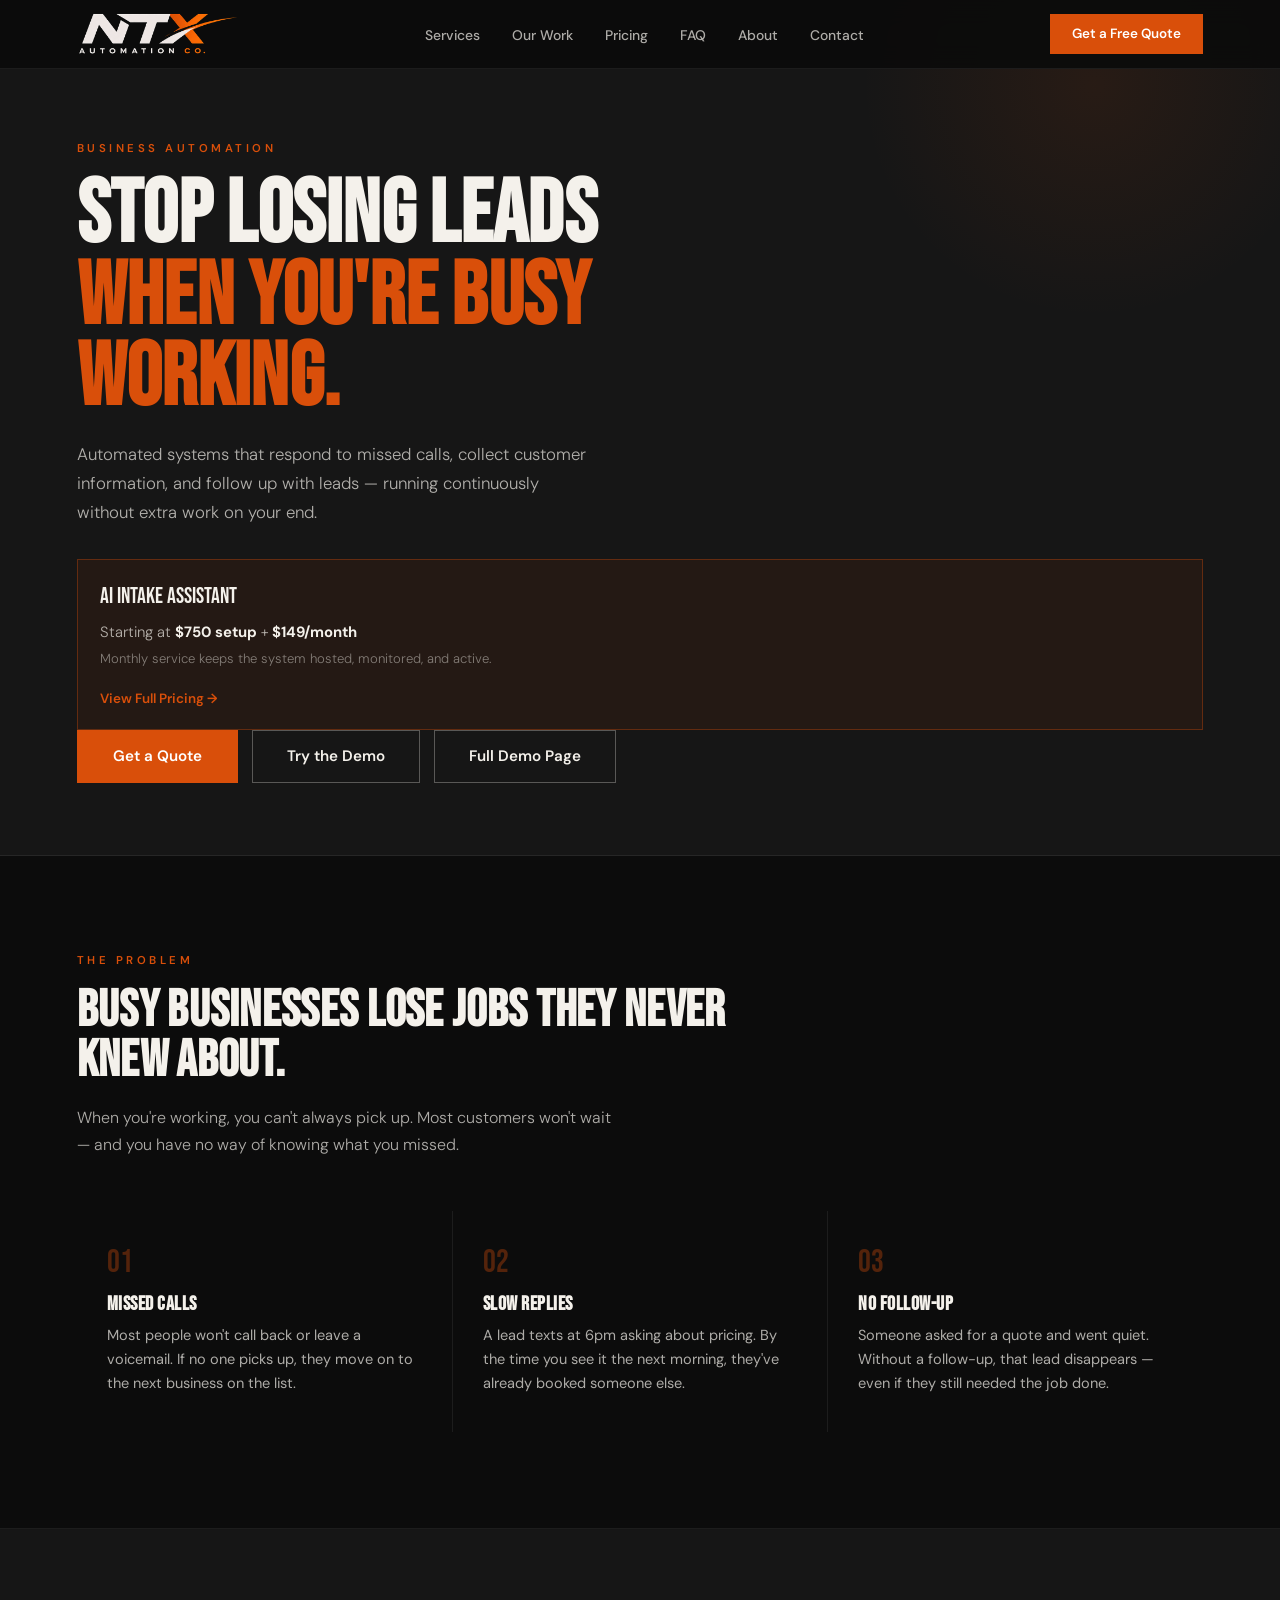
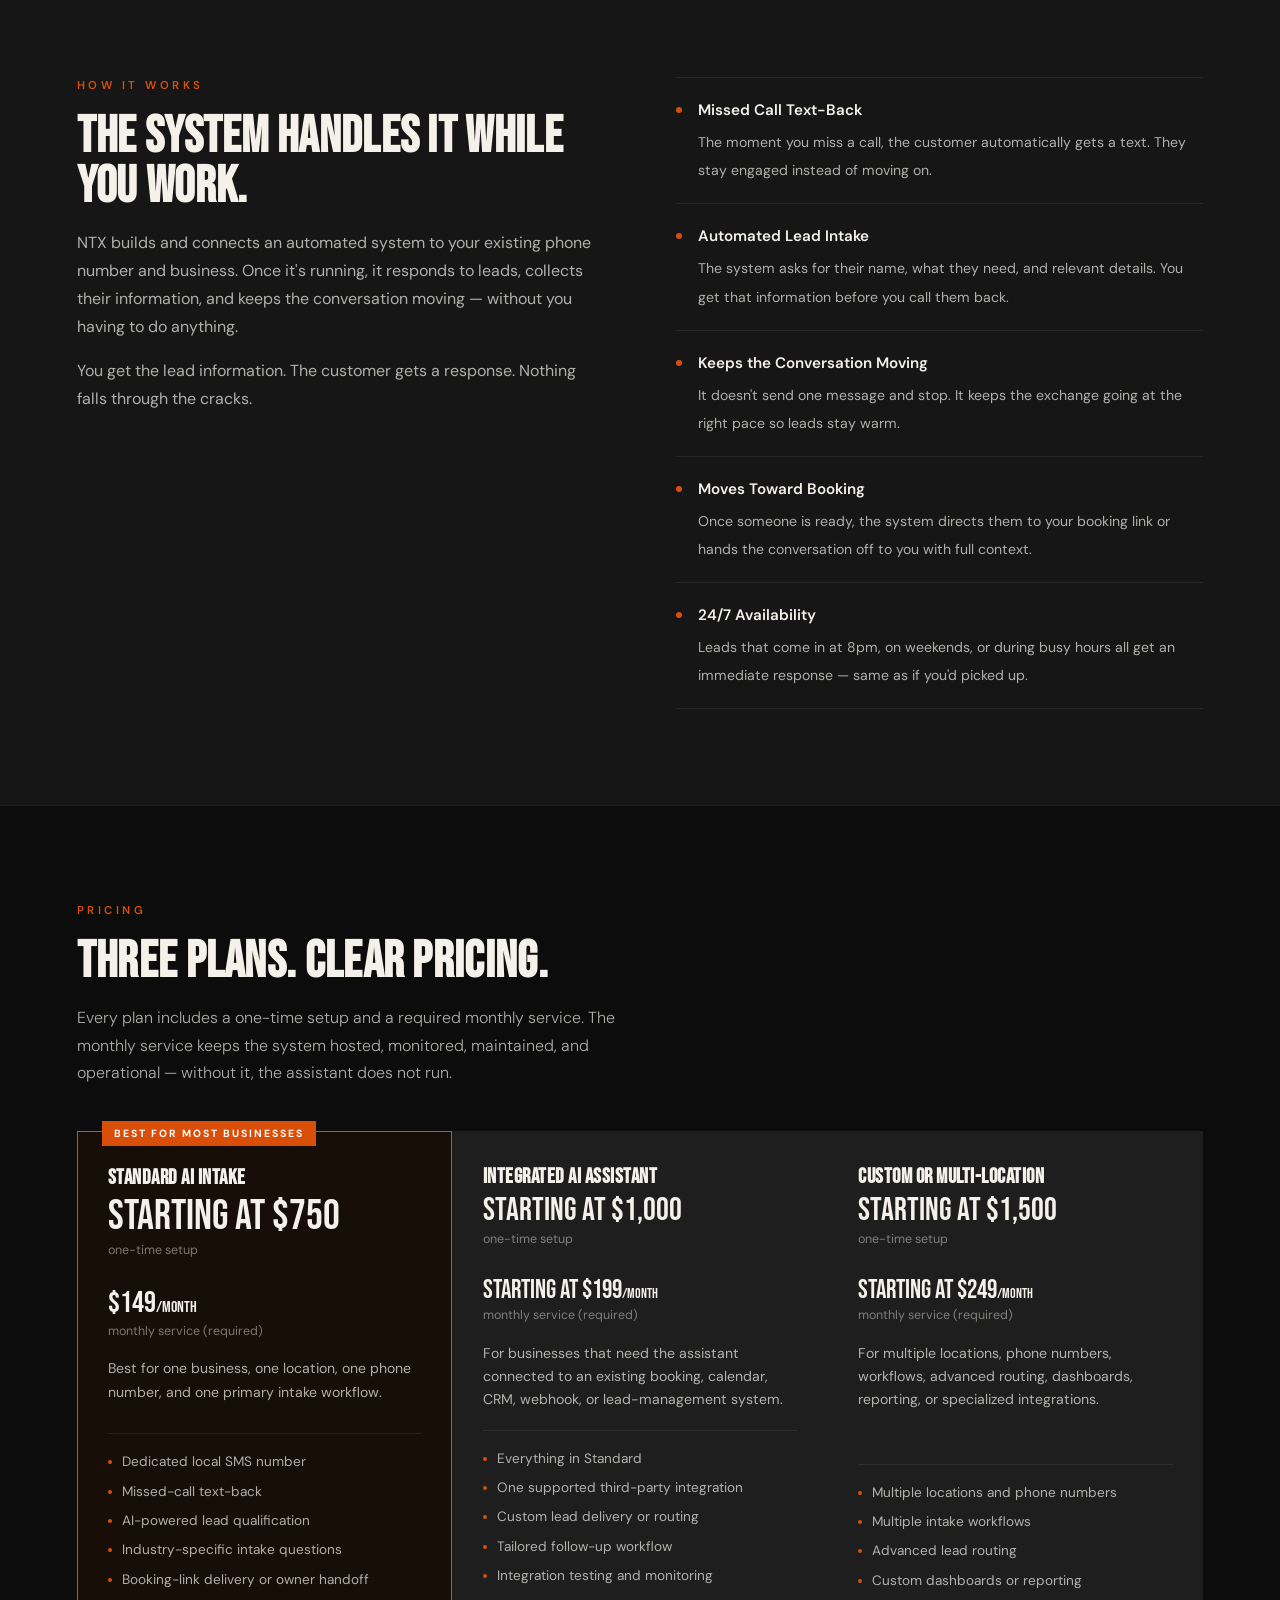
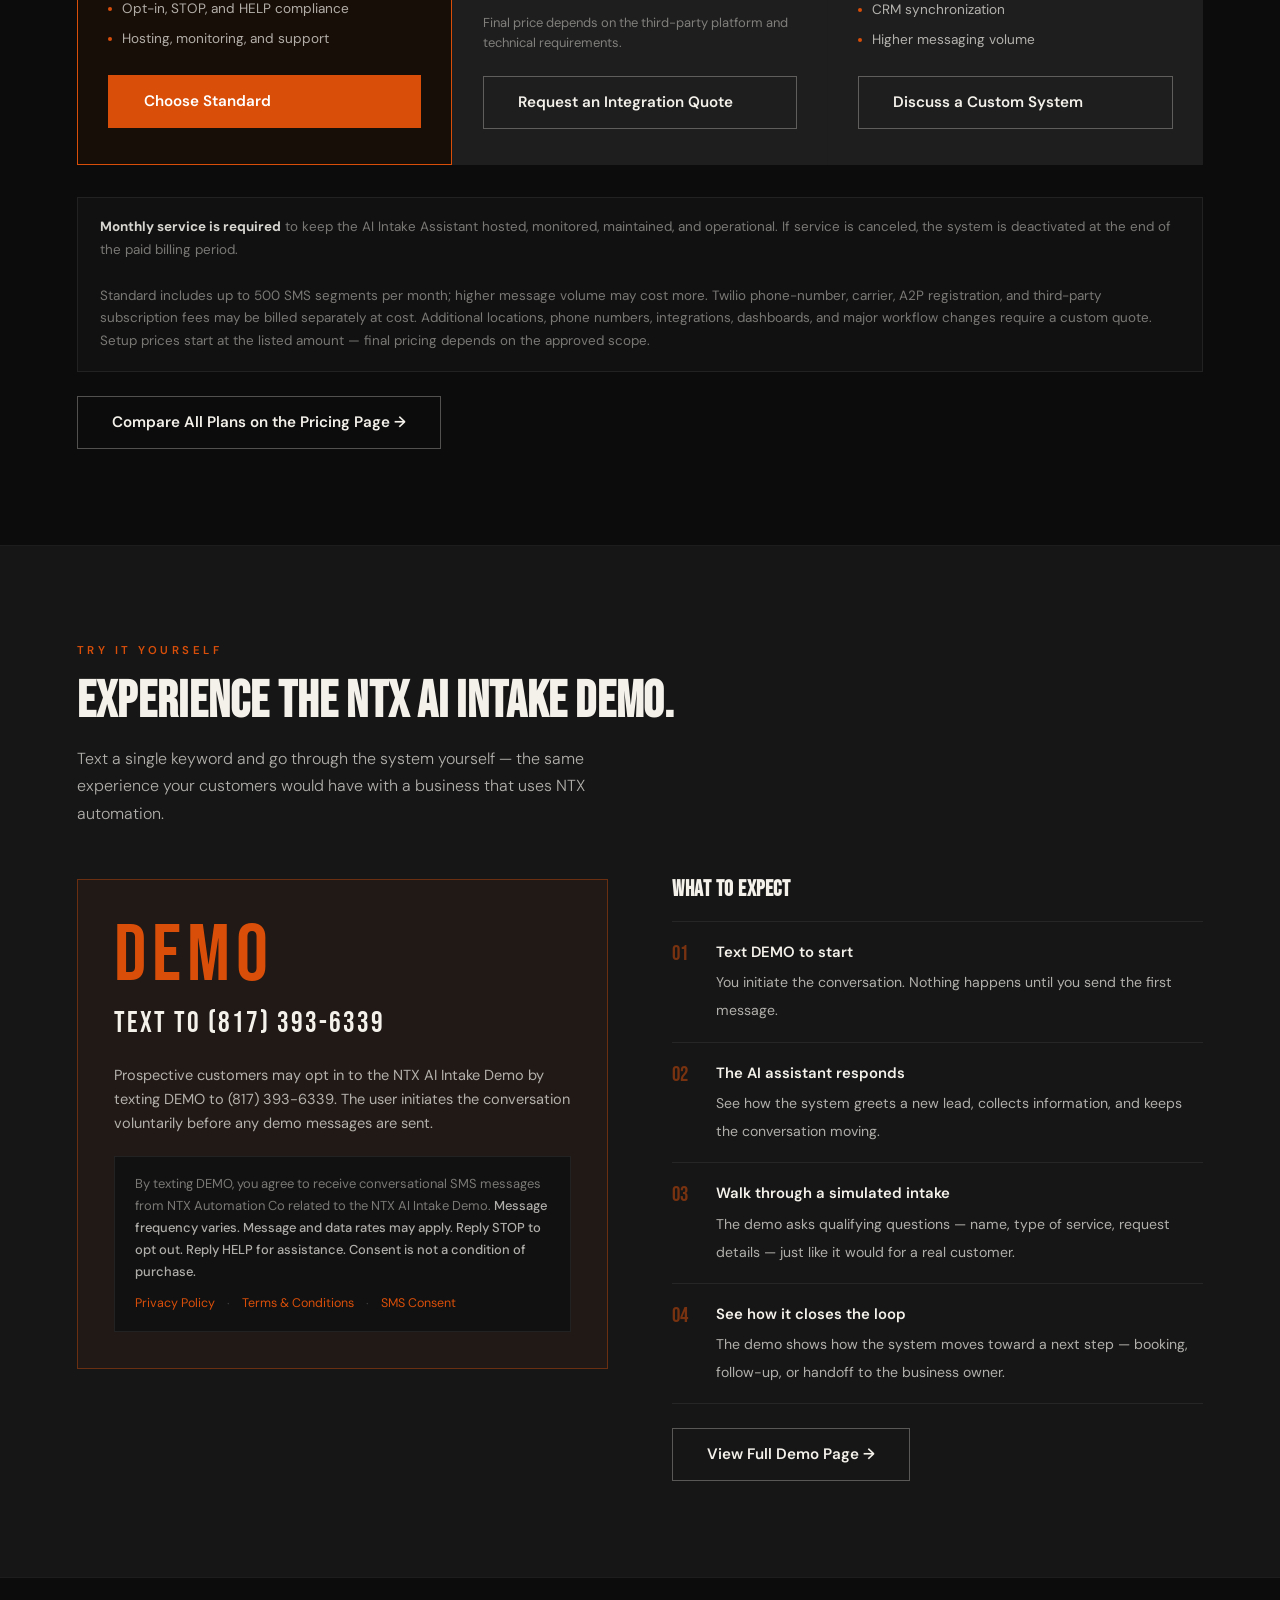
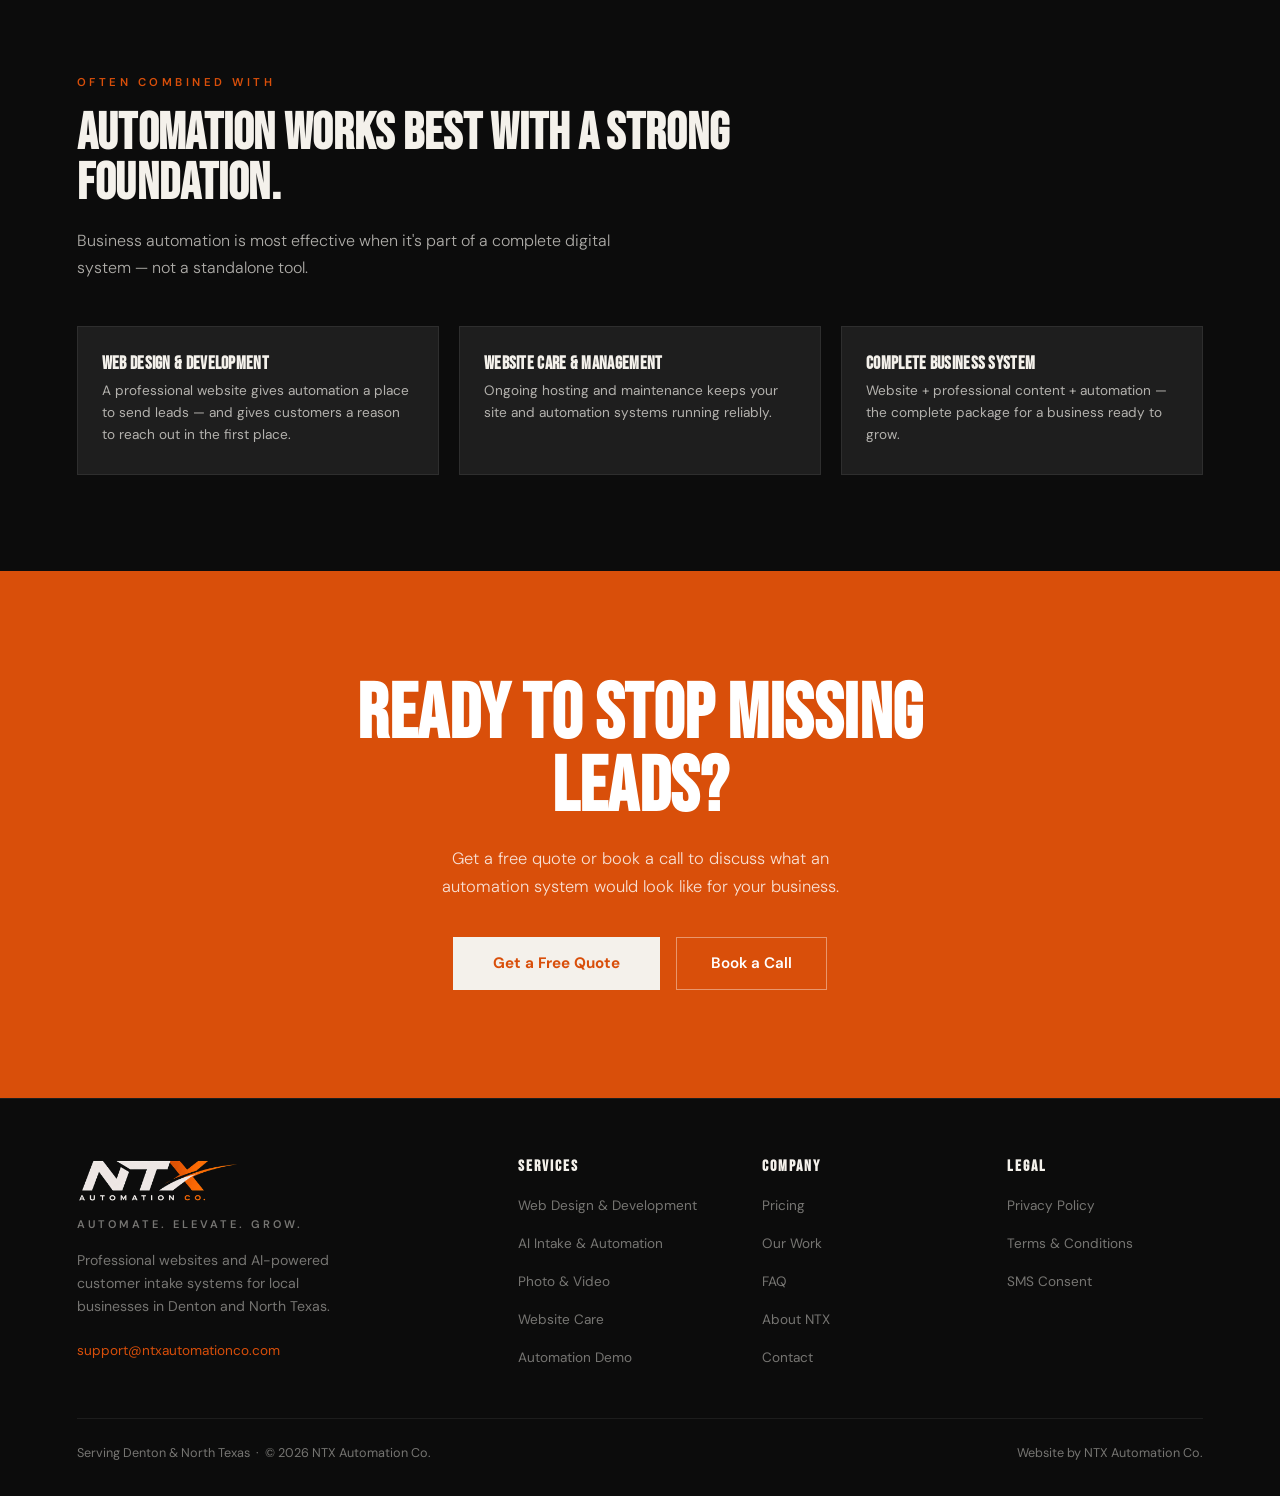
<file: automation.html>
<!DOCTYPE html>
<html lang="en">
<head>
<meta charset="UTF-8"/>
<meta name="viewport" content="width=device-width, initial-scale=1.0"/>
<title>Business Automation for Local Businesses | NTX Automation Co. — Denton, TX</title>
<meta name="description" content="Missed-call text-back, automated lead intake, and follow-up systems for local businesses in Denton and North Texas. Stop losing leads when you're busy."/>
<meta name="robots" content="index, follow"/>
<link rel="canonical" href="https://ntxautomationco.com/automation.html"/>
<meta name="theme-color" content="#d94f0a"/>
<meta property="og:title" content="Business Automation — NTX Automation Co., Denton TX"/>
<meta property="og:description" content="Automated systems that handle missed calls, collect lead info, and follow up automatically for local businesses in Denton and North Texas."/>
<meta property="og:url" content="https://ntxautomationco.com/automation.html"/>
<meta property="og:type" content="website"/>
<script type="application/ld+json">
{
  "@context": "https://schema.org",
  "@type": "Service",
  "serviceType": "Business Automation",
  "provider": { "@type": "LocalBusiness", "name": "NTX Automation Co.", "url": "https://ntxautomationco.com" },
  "areaServed": { "@type": "AdministrativeArea", "name": "Denton, Texas" },
  "description": "Missed-call text-back, automated lead intake, and customer follow-up systems for local businesses in Denton and North Texas."
}
</script>
<link rel="icon" href="/favicon.svg" type="image/svg+xml"/>
<link rel="preconnect" href="https://fonts.googleapis.com"/>
<link rel="preconnect" href="https://fonts.gstatic.com" crossorigin/>
<link href="https://fonts.googleapis.com/css2?family=Bebas+Neue&family=DM+Sans:wght@300;400;500;600&display=swap" rel="stylesheet"/>
<link rel="stylesheet" href="/style.css"/>
<style>
.service-page-hero {
  padding: 140px 6% 72px;
  background: var(--gray);
  border-bottom: 1px solid var(--border);
  position: relative; overflow: hidden;
}
.service-page-hero::after {
  content: '';
  position: absolute; top: -20%; right: -5%;
  width: 40vw; height: 40vw; max-width: 500px;
  background: radial-gradient(circle, rgba(217,79,10,0.09) 0%, transparent 65%);
  pointer-events: none;
}
.service-page-hero h1 {
  font-family: 'Bebas Neue', sans-serif;
  font-size: clamp(3rem, 7vw, 5.5rem);
  line-height: 0.93; max-width: 780px; margin-bottom: 20px;
}
.service-page-hero h1 em { font-style: normal; color: var(--orange); display: block; }
.service-page-hero p {
  font-size: 1.05rem; color: var(--body);
  max-width: 520px; font-weight: 300; line-height: 1.72;
  margin-bottom: 32px;
}
.hero-actions { display: flex; gap: 14px; flex-wrap: wrap; }

.problem-section { background: var(--black); }
.problem-grid {
  display: grid;
  grid-template-columns: repeat(3, 1fr);
  gap: 1px;
  background: var(--border);
  margin-top: 52px;
}
.problem-card-ap {
  background: var(--black);
  padding: 36px 30px;
}
.problem-num-ap {
  font-family: 'Bebas Neue', sans-serif;
  font-size: 2rem; color: var(--orange);
  opacity: 0.35; line-height: 1; margin-bottom: 16px;
}
.problem-card-ap h3 {
  font-family: 'Bebas Neue', sans-serif;
  font-size: 1.25rem; letter-spacing: 0.5px;
  color: var(--white); margin-bottom: 10px;
}
.problem-card-ap p { font-size: 0.91rem; color: var(--body); line-height: 1.65; }

.solution-section { background: var(--gray); }
.solution-two-col {
  display: grid;
  grid-template-columns: 1fr 1fr;
  gap: 72px;
  align-items: start;
  margin-top: 52px;
}
.solution-two-col p {
  font-size: 1rem; color: var(--body);
  line-height: 1.75; margin-bottom: 16px;
}
.dot-list { list-style: none; display: flex; flex-direction: column; }
.dot-item {
  display: flex; gap: 16px;
  padding: 20px 0;
  border-bottom: 1px solid var(--border);
}
.dot-item:first-child { border-top: 1px solid var(--border); }
.dot-item .dot { width: 6px; height: 6px; background: var(--orange); border-radius: 50%; flex-shrink: 0; margin-top: 9px; }
.dot-item strong { display: block; font-weight: 600; color: var(--white); margin-bottom: 4px; font-size: 0.95rem; }
.dot-item span { font-size: 0.88rem; color: var(--body); }

.pricing-section { background: var(--black); }
.pricing-two-col {
  display: grid;
  grid-template-columns: repeat(2, 1fr);
  gap: 20px;
  margin-top: 52px;
  max-width: 780px;
}
.price-card-ap {
  padding: 36px 32px;
  border: 1px solid var(--border);
  background: var(--card);
  position: relative;
}
.price-card-ap.featured { border-color: var(--orange); background: #180e08; }
.price-badge-ap {
  position: absolute; top: -11px; left: 24px;
  background: var(--orange); color: #fff;
  font-size: 0.67rem; font-weight: 700;
  letter-spacing: 2px; text-transform: uppercase; padding: 4px 12px;
}
.price-card-ap h3 {
  font-family: 'Bebas Neue', sans-serif;
  font-size: 1.3rem; letter-spacing: 0.5px;
  color: var(--white); margin-bottom: 10px;
}
.price-range-ap {
  font-family: 'Bebas Neue', sans-serif;
  font-size: 2.8rem; line-height: 1; color: var(--white); margin-bottom: 4px;
}
.price-cadence-ap { font-size: 0.79rem; color: var(--muted); margin-bottom: 20px; }
.price-desc-ap {
  font-size: 0.88rem; color: var(--body); line-height: 1.65;
  padding-bottom: 20px; border-bottom: 1px solid var(--border); margin-bottom: 20px;
}
.price-features-ap { list-style: none; display: flex; flex-direction: column; gap: 10px; }
.price-features-ap li {
  font-size: 0.88rem; color: var(--body);
  padding-left: 14px; position: relative;
}
.price-features-ap li::before {
  content: ''; position: absolute; left: 0; top: 8px;
  width: 4px; height: 4px; background: var(--orange); border-radius: 50%;
}
.price-required-ap {
  margin-top: 20px; padding: 12px 16px;
  border: 1px solid var(--orange-border);
  background: var(--orange-dim);
  font-size: 0.82rem; color: var(--body-strong); line-height: 1.6;
}
.price-required-ap strong { color: var(--white); }

.demo-section { background: var(--gray); }
.demo-inner {
  display: grid;
  grid-template-columns: 1fr 1fr;
  gap: 64px;
  align-items: start;
  margin-top: 52px;
}
.demo-box {
  padding: 36px;
  border: 1px solid rgba(217,79,10,0.4);
  background: rgba(217,79,10,0.05);
}
.demo-keyword {
  font-family: 'Bebas Neue', sans-serif;
  font-size: 5rem; color: var(--orange);
  letter-spacing: 6px; line-height: 1; margin-bottom: 4px;
}
.demo-number {
  font-family: 'Bebas Neue', sans-serif;
  font-size: 1.8rem; color: var(--white);
  letter-spacing: 2px; margin-bottom: 16px;
}
.demo-box p { font-size: 0.91rem; color: var(--body); line-height: 1.65; margin-bottom: 20px; }

.steps-list { list-style: none; display: flex; flex-direction: column; }
.step-item { display: flex; gap: 16px; padding: 18px 0; border-bottom: 1px solid var(--border); }
.step-item:first-child { border-top: 1px solid var(--border); }
.step-num {
  font-family: 'Bebas Neue', sans-serif;
  font-size: 1.3rem; color: var(--orange);
  opacity: 0.5; flex-shrink: 0; width: 28px; line-height: 1.3;
}
.step-item strong { display: block; font-weight: 600; color: var(--white); margin-bottom: 3px; font-size: 0.93rem; }
.step-item span { font-size: 0.88rem; color: var(--body); }

.related-section { background: var(--black); }
.related-grid { display: grid; grid-template-columns: repeat(3,1fr); gap: 20px; margin-top: 44px; }
.related-card {
  padding: 28px 24px;
  border: 1px solid var(--border);
  background: var(--card);
  text-decoration: none;
  display: block;
  transition: border-color 0.2s, background 0.2s;
}
.related-card:hover { border-color: var(--orange); background: var(--card-hover); }
.related-card h3 { font-family: 'Bebas Neue', sans-serif; font-size: 1.15rem; color: var(--white); margin-bottom: 8px; }
.related-card p { font-size: 0.85rem; color: var(--body); line-height: 1.6; }

@media (max-width: 900px) {
  .problem-grid { grid-template-columns: 1fr; }
  .solution-two-col { grid-template-columns: 1fr; gap: 40px; }
  .pricing-two-col { grid-template-columns: 1fr; max-width: 100%; }
  .demo-inner { grid-template-columns: 1fr; gap: 36px; }
  .related-grid { grid-template-columns: 1fr; gap: 12px; }
}
@media (max-width: 580px) {
  .service-page-hero { padding: 110px 5% 52px; }
}
</style>
</head>
<body>

<main id="main-content">

<div class="service-page-hero">
  <span class="label">Business Automation</span>
  <h1>Stop Losing Leads<br><em>When You're Busy Working.</em></h1>
  <p>Automated systems that respond to missed calls, collect customer information, and follow up with leads — running continuously without extra work on your end.</p>
      <div style="margin-top:24px;padding:18px 22px;border:1px solid var(--orange-border);background:var(--orange-dim);">
        <p style="font-family:'Bebas Neue',sans-serif;font-size:1.4rem;color:var(--white);margin-bottom:4px;">AI Intake Assistant</p>
        <p style="font-size:0.93rem;color:var(--body);margin-bottom:2px;">Starting at <strong style="color:var(--white);">$750 setup</strong> + <strong style="color:var(--white);">$149/month</strong></p>
        <p style="font-size:0.82rem;color:var(--muted);margin-bottom:12px;">Monthly service keeps the system hosted, monitored, and active.</p>
        <a href="/packages.html#ai-pricing" style="font-size:0.84rem;font-weight:600;color:var(--orange);text-decoration:none;">View Full Pricing →</a>
      </div>
  <div class="hero-actions">
    <a href="/contact.html?pkg=ai-standard" class="btn-primary">Get a Quote</a>
    <a href="#demo" class="btn-ghost">Try the Demo</a>
    <a href="/demo.html" class="btn-ghost">Full Demo Page</a>
  </div>
</div>

<!-- THE PROBLEM -->
<section class="problem-section" aria-labelledby="prob-heading">
  <div class="reveal">
    <span class="label">The Problem</span>
    <h2 class="section-heading" id="prob-heading">Busy Businesses Lose Jobs They Never Knew About.</h2>
    <p class="section-body">When you're working, you can't always pick up. Most customers won't wait — and you have no way of knowing what you missed.</p>
  </div>
  <div class="problem-grid">
    <div class="problem-card-ap reveal reveal-d1">
      <div class="problem-num-ap">01</div>
      <h3>Missed Calls</h3>
      <p>Most people won't call back or leave a voicemail. If no one picks up, they move on to the next business on the list.</p>
    </div>
    <div class="problem-card-ap reveal reveal-d2">
      <div class="problem-num-ap">02</div>
      <h3>Slow Replies</h3>
      <p>A lead texts at 6pm asking about pricing. By the time you see it the next morning, they've already booked someone else.</p>
    </div>
    <div class="problem-card-ap reveal reveal-d3">
      <div class="problem-num-ap">03</div>
      <h3>No Follow-Up</h3>
      <p>Someone asked for a quote and went quiet. Without a follow-up, that lead disappears — even if they still needed the job done.</p>
    </div>
  </div>
</section>

<hr class="section-rule"/>

<!-- THE SOLUTION -->
<section class="solution-section" aria-labelledby="sol-heading">
  <div class="solution-two-col">
    <div class="reveal">
      <span class="label">How It Works</span>
      <h2 class="section-heading" id="sol-heading">The System Handles It While You Work.</h2>
      <p>NTX builds and connects an automated system to your existing phone number and business. Once it's running, it responds to leads, collects their information, and keeps the conversation moving — without you having to do anything.</p>
      <p>You get the lead information. The customer gets a response. Nothing falls through the cracks.</p>
    </div>
    <ul class="dot-list reveal reveal-d2">
      <li class="dot-item">
        <div class="dot"></div>
        <div>
          <strong>Missed Call Text-Back</strong>
          <span>The moment you miss a call, the customer automatically gets a text. They stay engaged instead of moving on.</span>
        </div>
      </li>
      <li class="dot-item">
        <div class="dot"></div>
        <div>
          <strong>Automated Lead Intake</strong>
          <span>The system asks for their name, what they need, and relevant details. You get that information before you call them back.</span>
        </div>
      </li>
      <li class="dot-item">
        <div class="dot"></div>
        <div>
          <strong>Keeps the Conversation Moving</strong>
          <span>It doesn't send one message and stop. It keeps the exchange going at the right pace so leads stay warm.</span>
        </div>
      </li>
      <li class="dot-item">
        <div class="dot"></div>
        <div>
          <strong>Moves Toward Booking</strong>
          <span>Once someone is ready, the system directs them to your booking link or hands the conversation off to you with full context.</span>
        </div>
      </li>
      <li class="dot-item">
        <div class="dot"></div>
        <div>
          <strong>24/7 Availability</strong>
          <span>Leads that come in at 8pm, on weekends, or during busy hours all get an immediate response — same as if you'd picked up.</span>
        </div>
      </li>
    </ul>
  </div>
</section>

<hr class="section-rule"/>

<!-- PRICING -->
<section class="pricing-section" aria-labelledby="pricing-heading">
  <div class="reveal">
    <span class="label">Pricing</span>
    <h2 class="section-heading" id="pricing-heading">Three Plans. Clear Pricing.</h2>
    <p class="section-body">Every plan includes a one-time setup and a required monthly service. The monthly service keeps the system hosted, monitored, maintained, and operational — without it, the assistant does not run.</p>
  </div>

  <div class="pricing-grid-3 reveal" style="margin-top:44px;">

    <div class="price-card featured">
      <div class="plan-badge">Best for Most Businesses</div>
      <h3>Standard AI Intake</h3>
      <div class="price-amount">Starting at $750</div>
      <p class="price-cadence">one-time setup</p>
      <div class="price-amount" style="font-size:1.9rem;margin-top:12px;">$149<span style="font-size:1rem;">/month</span></div>
      <p class="price-cadence" style="margin-bottom:16px;">monthly service (required)</p>
      <p class="price-desc">Best for one business, one location, one phone number, and one primary intake workflow.</p>
      <ul class="price-includes">
        <li>Dedicated local SMS number</li>
        <li>Missed-call text-back</li>
        <li>AI-powered lead qualification</li>
        <li>Industry-specific intake questions</li>
        <li>Booking-link delivery or owner handoff</li>
        <li>Opt-in, STOP, and HELP compliance</li>
        <li>Hosting, monitoring, and support</li>
      </ul>
      <a href="/contact.html?pkg=ai-standard" class="btn-primary">Choose Standard</a>
    </div>

    <div class="price-card">
      <h3>Integrated AI Assistant</h3>
      <div class="price-amount" style="font-size:2rem;">Starting at $1,000</div>
      <p class="price-cadence">one-time setup</p>
      <div class="price-amount" style="font-size:1.6rem;margin-top:12px;">Starting at $199<span style="font-size:0.9rem;">/month</span></div>
      <p class="price-cadence" style="margin-bottom:16px;">monthly service (required)</p>
      <p class="price-desc">For businesses that need the assistant connected to an existing booking, calendar, CRM, webhook, or lead-management system.</p>
      <ul class="price-includes">
        <li>Everything in Standard</li>
        <li>One supported third-party integration</li>
        <li>Custom lead delivery or routing</li>
        <li>Tailored follow-up workflow</li>
        <li>Integration testing and monitoring</li>
      </ul>
      <p style="font-size:0.81rem;color:var(--muted);line-height:1.6;margin-bottom:22px;">Final price depends on the third-party platform and technical requirements.</p>
      <a href="/contact.html?pkg=ai-integrated" class="btn-ghost">Request an Integration Quote</a>
    </div>

    <div class="price-card">
      <h3>Custom or Multi-Location</h3>
      <div class="price-amount" style="font-size:2rem;">Starting at $1,500</div>
      <p class="price-cadence">one-time setup</p>
      <div class="price-amount" style="font-size:1.6rem;margin-top:12px;">Starting at $249<span style="font-size:0.9rem;">/month</span></div>
      <p class="price-cadence" style="margin-bottom:16px;">monthly service (required)</p>
      <p class="price-desc">For multiple locations, phone numbers, workflows, advanced routing, dashboards, reporting, or specialized integrations.</p>
      <ul class="price-includes">
        <li>Multiple locations and phone numbers</li>
        <li>Multiple intake workflows</li>
        <li>Advanced lead routing</li>
        <li>Custom dashboards or reporting</li>
        <li>CRM synchronization</li>
        <li>Higher messaging volume</li>
      </ul>
      <a href="/contact.html?pkg=ai-custom" class="btn-ghost">Discuss a Custom System</a>
    </div>

  </div>

  <div class="pricing-disclosure reveal">
    <strong>Monthly service is required</strong> to keep the AI Intake Assistant hosted, monitored, maintained, and operational. If service is canceled, the system is deactivated at the end of the paid billing period.<br/><br/>
    Standard includes up to 500 SMS segments per month; higher message volume may cost more. Twilio phone-number, carrier, A2P registration, and third-party subscription fees may be billed separately at cost. Additional locations, phone numbers, integrations, dashboards, and major workflow changes require a custom quote. Setup prices start at the listed amount — final pricing depends on the approved scope.
  </div>

  <div style="margin-top:24px;" class="reveal">
    <a href="/packages.html#ai-pricing" class="btn-ghost">Compare All Plans on the Pricing Page →</a>
  </div>
</section>

<hr class="section-rule"/>

<!-- DEMO -->
<section class="demo-section" id="demo" aria-labelledby="demo-heading">
  <div class="reveal">
    <span class="label">Try It Yourself</span>
    <h2 class="section-heading" id="demo-heading">Experience the NTX AI Intake Demo.</h2>
    <p class="section-body">Text a single keyword and go through the system yourself — the same experience your customers would have with a business that uses NTX automation.</p>
  </div>

  <div class="demo-inner">
    <div class="demo-box reveal">
      <div class="demo-keyword">DEMO</div>
      <div class="demo-number">Text to (817) 393-6339</div>
      <p>Prospective customers may opt in to the NTX AI Intake Demo by texting DEMO to (817) 393-6339. The user initiates the conversation voluntarily before any demo messages are sent.</p>
      <div class="sms-disclosure">
        By texting DEMO, you agree to receive conversational SMS messages from NTX Automation Co related to the NTX AI Intake Demo.
        <strong> Message frequency varies. Message and data rates may apply. Reply STOP to opt out. Reply HELP for assistance. Consent is not a condition of purchase.</strong>
        <div class="sms-disclosure-links">
          <a href="/privacy.html">Privacy Policy</a>
          <span style="color:rgba(244,241,235,0.2)">·</span>
          <a href="/terms.html">Terms &amp; Conditions</a>
          <span style="color:rgba(244,241,235,0.2)">·</span>
          <a href="/sms-consent.html">SMS Consent</a>
        </div>
      </div>
    </div>

    <div class="reveal reveal-d2">
      <h3 style="font-family:'Bebas Neue',sans-serif;font-size:1.4rem;color:var(--white);margin-bottom:20px;letter-spacing:0.5px;">What to Expect</h3>
      <ul class="steps-list">
        <li class="step-item">
          <div class="step-num">01</div>
          <div><strong>Text DEMO to start</strong><span>You initiate the conversation. Nothing happens until you send the first message.</span></div>
        </li>
        <li class="step-item">
          <div class="step-num">02</div>
          <div><strong>The AI assistant responds</strong><span>See how the system greets a new lead, collects information, and keeps the conversation moving.</span></div>
        </li>
        <li class="step-item">
          <div class="step-num">03</div>
          <div><strong>Walk through a simulated intake</strong><span>The demo asks qualifying questions — name, type of service, request details — just like it would for a real customer.</span></div>
        </li>
        <li class="step-item">
          <div class="step-num">04</div>
          <div><strong>See how it closes the loop</strong><span>The demo shows how the system moves toward a next step — booking, follow-up, or handoff to the business owner.</span></div>
        </li>
      </ul>
      <a href="/demo.html" class="btn-ghost" style="margin-top:24px;display:inline-block;">View Full Demo Page →</a>
    </div>
  </div>
</section>

<hr class="section-rule"/>

<!-- RELATED -->
<section class="related-section" aria-labelledby="rel-heading">
  <div class="reveal">
    <span class="label">Often Combined With</span>
    <h2 class="section-heading" id="rel-heading">Automation Works Best With a Strong Foundation.</h2>
    <p class="section-body">Business automation is most effective when it's part of a complete digital system — not a standalone tool.</p>
  </div>
  <div class="related-grid reveal">
    <a href="/web-design.html" class="related-card">
      <h3>Web Design &amp; Development</h3>
      <p>A professional website gives automation a place to send leads — and gives customers a reason to reach out in the first place.</p>
    </a>
    <a href="/website-care.html" class="related-card">
      <h3>Website Care &amp; Management</h3>
      <p>Ongoing hosting and maintenance keeps your site and automation systems running reliably.</p>
    </a>
    <a href="/packages.html" class="related-card">
      <h3>Complete Business System</h3>
      <p>Website + professional content + automation — the complete package for a business ready to grow.</p>
    </a>
  </div>
</section>

<section class="final-cta" aria-labelledby="auto-cta-heading">
  <h2 id="auto-cta-heading">Ready to Stop Missing Leads?</h2>
  <p>Get a free quote or book a call to discuss what an automation system would look like for your business.</p>
  <div class="final-cta-actions">
    <a href="/contact.html?pkg=ai-standard" class="btn-white">Get a Free Quote</a>
    <a href="https://calendly.com/nichonmarshall/15min" target="_blank" rel="noopener"
       class="btn-ghost" style="border-color:rgba(255,255,255,0.4);color:#fff;">Book a Call</a>
  </div>
</section>

</main>

<script src="/components.js"></script>
</body>
</html>
</file>
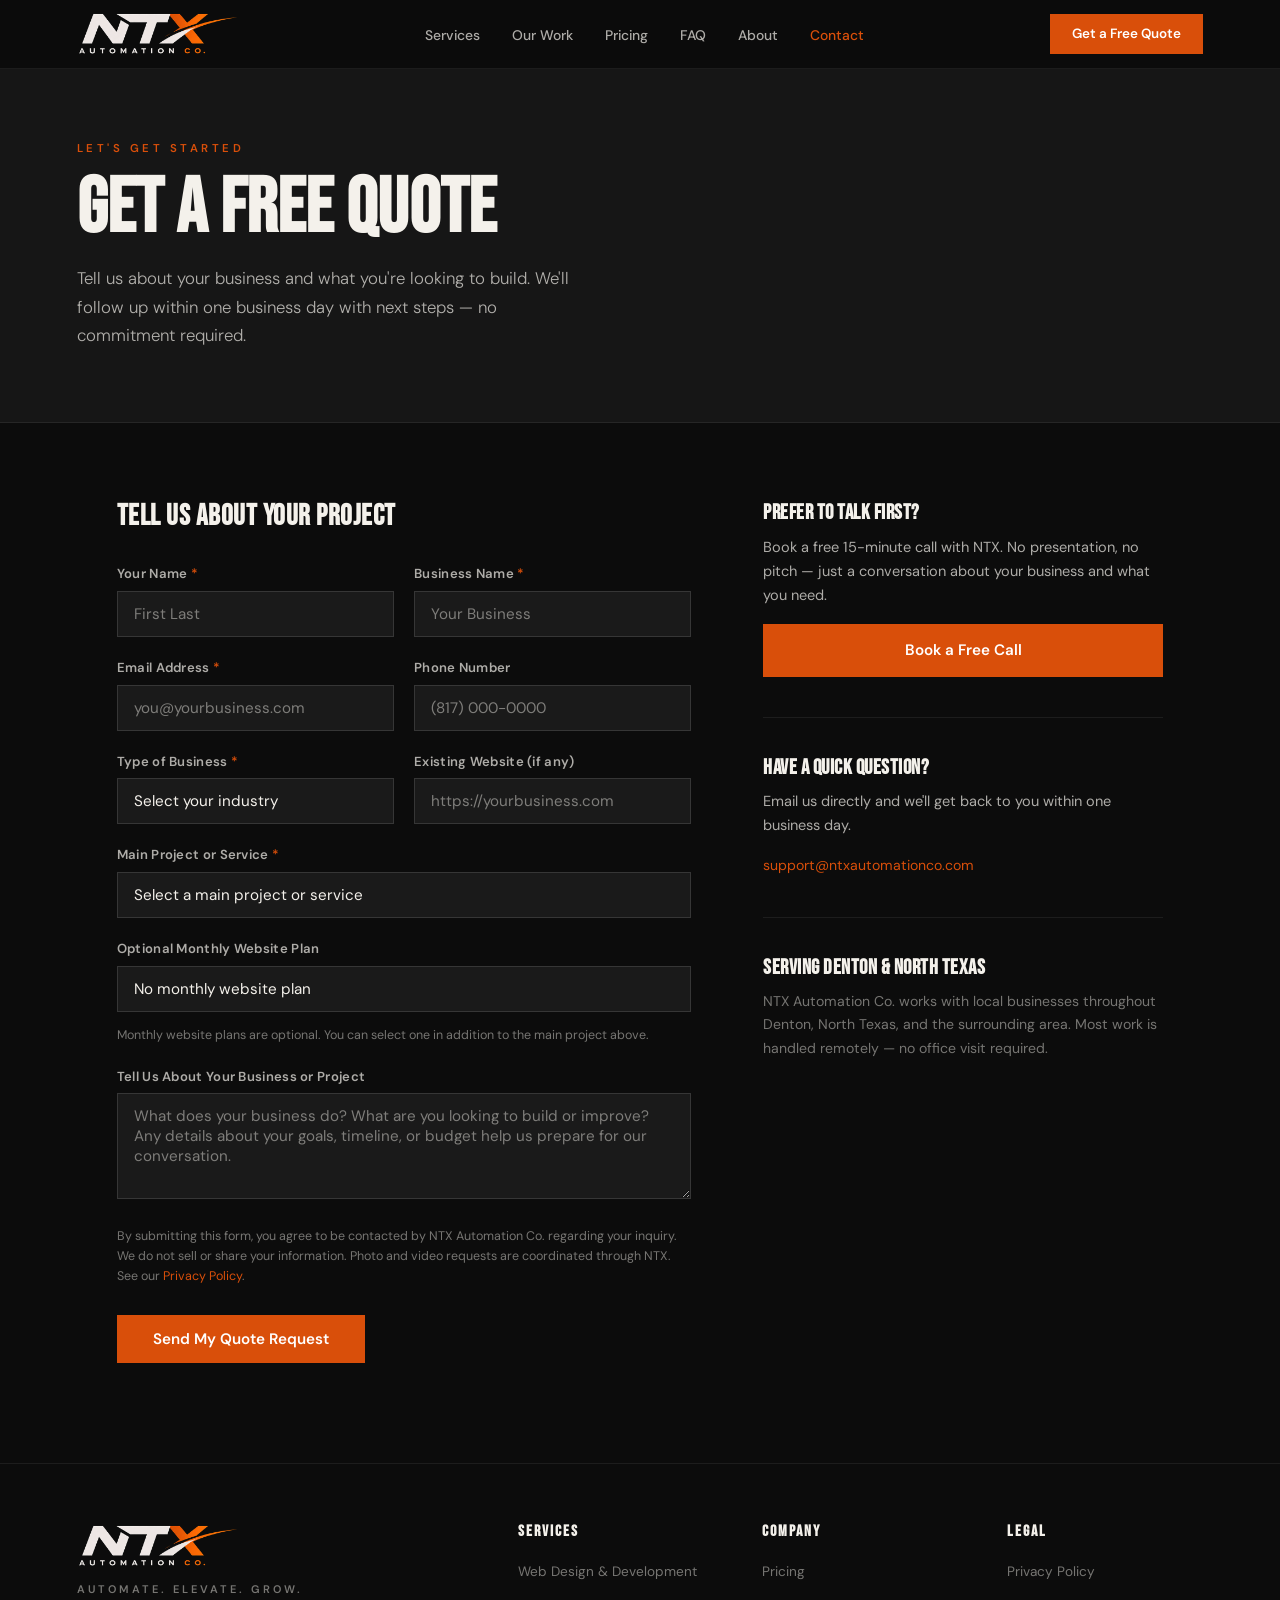
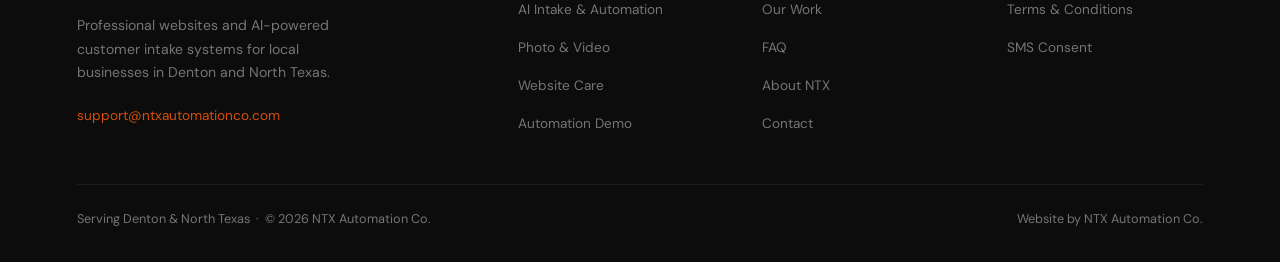
<file: contact.html>
<!DOCTYPE html>
<html lang="en">
<head>
<meta charset="UTF-8"/>
<meta name="viewport" content="width=device-width, initial-scale=1.0"/>
<title>Get a Free Quote | Contact NTX Automation Co. — Denton, TX</title>
<meta name="description" content="Contact NTX Automation Co. for a website, optional Website Care or Local SEO, photography and video, or an AI intake system. Serving Denton and North Texas."/>
<meta name="robots" content="index, follow"/>
<link rel="canonical" href="https://ntxautomationco.com/contact.html"/>
<meta name="theme-color" content="#d94f0a"/>
<meta property="og:title" content="Contact NTX Automation Co. — Get a Free Quote"/>
<meta property="og:description" content="Ready to build something? Get a free quote from NTX Automation Co."/>
<meta property="og:url" content="https://ntxautomationco.com/contact.html"/>
<meta property="og:image" content="https://ntxautomationco.com/assets/og-image.jpg"/>
<meta property="og:image:width" content="1200"/>
<meta property="og:image:height" content="630"/>
<meta name="twitter:image" content="https://ntxautomationco.com/assets/og-image.jpg"/>
<meta property="og:type" content="website"/>
<meta name="twitter:card" content="summary_large_image"/>
<link rel="icon" href="/assets/favicon-32.png" type="image/png" sizes="32x32"/>
<link rel="icon" href="/assets/favicon-48.png" type="image/png" sizes="48x48"/>
<link rel="icon" href="/assets/favicon-96.png" type="image/png" sizes="96x96"/>
<link rel="icon" href="/assets/favicon-192.png" type="image/png" sizes="192x192"/>
<link rel="icon" href="/assets/ntx-icon-512.png" type="image/png" sizes="512x512"/>
<link rel="apple-touch-icon" href="/assets/apple-touch-icon.png"/>
<link rel="preconnect" href="https://fonts.googleapis.com"/>
<link rel="preconnect" href="https://fonts.gstatic.com" crossorigin/>
<link href="https://fonts.googleapis.com/css2?family=Bebas+Neue&family=DM+Sans:wght@300;400;500;600&display=swap" rel="stylesheet"/>
<link rel="stylesheet" href="/style.css"/>
<style>
.contact-hero { padding: 140px 6% 72px; background: var(--gray); border-bottom: 1px solid var(--border); }
.contact-hero .label { display: block; margin-bottom: 14px; }
.contact-hero h1 { font-family: 'Bebas Neue', sans-serif; font-size: clamp(3rem, 6vw, 5.2rem); line-height: 0.95; margin-bottom: 18px; }
.contact-hero p { font-size: 1.05rem; color: var(--body); max-width: 520px; font-weight: 300; line-height: 1.72; }
.contact-layout { display: grid; grid-template-columns: 1fr 400px; gap: 72px; padding: 80px 6% 100px; max-width: 1200px; margin: 0 auto; }
.contact-form-wrap h2 { font-family: 'Bebas Neue', sans-serif; font-size: 1.8rem; letter-spacing: 0.5px; color: var(--white); margin-bottom: 32px; }
.contact-aside { display: flex; flex-direction: column; gap: 40px; }
.aside-block h3 { font-family: 'Bebas Neue', sans-serif; font-size: 1.3rem; letter-spacing: 0.5px; color: var(--white); margin-bottom: 12px; }
.aside-block p { font-size: 0.91rem; color: var(--body); line-height: 1.65; margin-bottom: 16px; }
.aside-email { font-size: 0.88rem; color: var(--orange); text-decoration: none; display: block; margin-top: 8px; }
.aside-email:hover { opacity: 0.75; }
.aside-divider { border: none; border-top: 1px solid var(--border); }
@media (max-width: 900px) { .contact-layout { grid-template-columns: 1fr; gap: 48px; } }
@media (max-width: 580px) { .contact-layout { padding: 56px 5% 72px; } .contact-hero { padding: 110px 5% 52px; } }
</style>
</head>
<body>
<main id="main-content">

<div class="contact-hero">
  <span class="label">Let's Get Started</span>
  <h1>Get a Free Quote</h1>
  <p>Tell us about your business and what you're looking to build. We'll follow up within one business day with next steps — no commitment required.</p>
</div>

<div class="contact-layout">
  <div class="contact-form-wrap">
    <h2>Tell Us About Your Project</h2>

    <!-- Netlify Forms: after deploying to Netlify, go to Dashboard → Forms → quote-request → add notification email -->
    <div class="form-success" id="form-success" role="alert" aria-live="polite" style="display:none;">
      <strong>Thank you — we received your request.</strong><br/>
      We'll follow up within one business day to discuss your project. Talk soon.
    </div>

    <form
      name="quote-request"
      method="POST"
      action="/contact.html?success=true"
      data-netlify="true"
      netlify-honeypot="bot-field"
      id="quote-form"
      class="form-stack"
    >
      <input type="hidden" name="form-name" value="quote-request"/>
      <div style="display:none;"><label>Do not fill: <input name="bot-field"/></label></div>

      <div class="form-grid">
        <div class="form-group" id="fg-name">
          <label for="name">Your Name <span style="color:var(--orange)" aria-hidden="true">*</span></label>
          <input type="text" id="name" name="name" placeholder="First Last" required autocomplete="name" aria-required="true" aria-describedby="err-name"/>
          <span class="field-error" id="err-name" role="alert">Please enter your name.</span>
        </div>
        <div class="form-group" id="fg-business">
          <label for="business">Business Name <span style="color:var(--orange)" aria-hidden="true">*</span></label>
          <input type="text" id="business" name="business" placeholder="Your Business" required aria-required="true" aria-describedby="err-business"/>
          <span class="field-error" id="err-business" role="alert">Please enter your business name.</span>
        </div>
      </div>

      <div class="form-grid">
        <div class="form-group" id="fg-email">
          <label for="email">Email Address <span style="color:var(--orange)" aria-hidden="true">*</span></label>
          <input type="email" id="email" name="email" placeholder="you@yourbusiness.com" required autocomplete="email" aria-required="true" aria-describedby="err-email"/>
          <span class="field-error" id="err-email" role="alert">Please enter a valid email address.</span>
        </div>
        <div class="form-group">
          <label for="phone">Phone Number</label>
          <input type="tel" id="phone" name="phone" placeholder="(817) 000-0000" autocomplete="tel"/>
        </div>
      </div>

      <div class="form-grid">
        <div class="form-group" id="fg-btype">
          <label for="business-type">Type of Business <span style="color:var(--orange)" aria-hidden="true">*</span></label>
          <select id="business-type" name="business-type" required aria-required="true" aria-describedby="err-btype">
            <option value="" disabled selected>Select your industry</option>
            <option>Restaurant or Food Truck</option>
            <option>Hair Salon or Barber Shop</option>
            <option>Auto Shop or Detailer</option>
            <option>Contractor or Trades</option>
            <option>Landscaping or Lawn Care</option>
            <option>Nail or Beauty Salon</option>
            <option>Retail</option>
            <option>Health or Wellness</option>
            <option>Other Local Business</option>
          </select>
          <span class="field-error" id="err-btype" role="alert">Please select your business type.</span>
        </div>
        <div class="form-group">
          <label for="website">Existing Website (if any)</label>
          <input type="url" id="website" name="website" placeholder="https://yourbusiness.com"/>
        </div>
      </div>

      <div class="form-group" id="fg-pkg">
        <label for="package">Main Project or Service <span style="color:var(--orange)" aria-hidden="true">*</span></label>
        <select id="package" name="package" required aria-required="true" aria-describedby="err-pkg">
          <option value="" disabled selected>Select a main project or service</option>
          <option value="starter">Starter Website — $450</option>
          <option value="business">Business Website — $650</option>
          <option value="custom-website">Custom Website — Starting at $900</option>
          <option value="ai-standard">Standard AI Intake — from $750 setup + $149/month</option>
          <option value="ai-integrated">Integrated AI Assistant — Starting at $1,000 setup + $199/month</option>
          <option value="ai-custom">Custom AI System — Starting at $1,500 setup + $249/month</option>
          <option value="photo-video-bundle">Website + Photo/Video Support</option>
          <option value="photo-video-referral">I Only Need Photography / Video</option>
          <option value="not-sure">Not Sure Yet</option>
        </select>
        <span class="field-error" id="err-pkg" role="alert">Please select a main project or service.</span>
      </div>

      <div class="form-group">
        <label for="monthly-plan">Optional Monthly Website Plan</label>
        <select id="monthly-plan" name="monthly-plan">
          <option value="none" selected>No monthly website plan</option>
          <option value="website-care">Website Care — $49/month</option>
          <option value="local-seo">Local SEO — $149/month</option>
          <option value="complete-care">Complete Care — $179/month</option>
        </select>
        <p class="form-note" style="margin-top:8px;">Monthly website plans are optional. You can select one in addition to the main project above.</p>
      </div>

      <div class="form-group">
        <label for="project-details">Tell Us About Your Business or Project</label>
        <textarea id="project-details" name="project-details" rows="4"
          placeholder="What does your business do? What are you looking to build or improve? Any details about your goals, timeline, or budget help us prepare for our conversation."></textarea>
      </div>

      <p class="form-note">
        By submitting this form, you agree to be contacted by NTX Automation Co. regarding your inquiry. We do not sell or share your information. Photo and video requests are coordinated through NTX.
        See our <a href="/privacy.html" style="color:var(--orange);text-decoration:none;">Privacy Policy</a>.
      </p>

      <button type="submit" class="btn-primary" style="align-self:flex-start;margin-top:8px;">
        Send My Quote Request
      </button>
    </form>
  </div>

  <aside class="contact-aside">
    <div class="aside-block">
      <h3>Prefer to Talk First?</h3>
      <p>Book a free 15-minute call with NTX. No presentation, no pitch — just a conversation about your business and what you need.</p>
      <a href="https://calendly.com/nichonmarshall/15min" target="_blank" rel="noopener" class="btn-primary btn-full">Book a Free Call</a>
    </div>
    <hr class="aside-divider"/>
    <div class="aside-block">
      <h3>Have a Quick Question?</h3>
      <p>Email us directly and we'll get back to you within one business day.</p>
      <a class="aside-email" href="mailto:support@ntxautomationco.com">support@ntxautomationco.com</a>
    </div>
    <hr class="aside-divider"/>
    <div class="aside-block">
      <h3>Serving Denton &amp; North Texas</h3>
      <p style="font-size:0.88rem;color:var(--muted);line-height:1.65;">NTX Automation Co. works with local businesses throughout Denton, North Texas, and the surrounding area. Most work is handled remotely — no office visit required.</p>
    </div>
  </aside>
</div>

</main>
<script src="/components.js"></script>
<script>
(function () {
  // Pre-select either the main project or an optional monthly plan from ?pkg=.
  var params = new URLSearchParams(window.location.search);
  var pkg = params.get('pkg');
  if (pkg) {
    var projectSelect = document.getElementById('package');
    var monthlySelect = document.getElementById('monthly-plan');
    var monthlyValues = ['website-care', 'local-seo', 'complete-care'];
    var targetSelect = monthlyValues.indexOf(pkg) !== -1 ? monthlySelect : projectSelect;

    if (targetSelect) {
      for (var i = 0; i < targetSelect.options.length; i++) {
        if (targetSelect.options[i].value === pkg) {
          targetSelect.selectedIndex = i;
          break;
        }
      }

      // A monthly-plan CTA still needs a valid main-project selection.
      if (targetSelect === monthlySelect && projectSelect) {
        for (var j = 0; j < projectSelect.options.length; j++) {
          if (projectSelect.options[j].value === 'not-sure') {
            projectSelect.selectedIndex = j;
            break;
          }
        }
      }
    }
  }

  // Show success state
  if (params.get('success') === 'true') {
    var form = document.getElementById('quote-form');
    var msg  = document.getElementById('form-success');
    if (form && msg) { form.style.display = 'none'; msg.style.display = 'block'; }
  }

  // Accessible inline validation
  var form = document.getElementById('quote-form');
  if (!form) return;

  function showError(fg, err) {
    var g = document.getElementById(fg);
    var e = document.getElementById(err);
    if (g) g.classList.add('has-error');
    if (e) e.classList.add('visible');
  }
  function clearError(fg, err) {
    var g = document.getElementById(fg);
    var e = document.getElementById(err);
    if (g) g.classList.remove('has-error');
    if (e) e.classList.remove('visible');
  }

  // Clear errors on interaction
  document.getElementById('name').addEventListener('input', function(){ clearError('fg-name','err-name'); });
  document.getElementById('business').addEventListener('input', function(){ clearError('fg-business','err-business'); });
  document.getElementById('email').addEventListener('input', function(){ clearError('fg-email','err-email'); });
  document.getElementById('business-type').addEventListener('change', function(){ clearError('fg-btype','err-btype'); });
  document.getElementById('package').addEventListener('change', function(){ clearError('fg-pkg','err-pkg'); });

  form.addEventListener('submit', function (e) {
    var valid = true;

    var name = document.getElementById('name');
    if (!name.value.trim()) { showError('fg-name','err-name'); valid = false; }
    else clearError('fg-name','err-name');

    var biz = document.getElementById('business');
    if (!biz.value.trim()) { showError('fg-business','err-business'); valid = false; }
    else clearError('fg-business','err-business');

    var email = document.getElementById('email');
    var emailOk = /^[^\s@]+@[^\s@]+\.[^\s@]+$/.test(email.value.trim());
    if (!emailOk) { showError('fg-email','err-email'); valid = false; }
    else clearError('fg-email','err-email');

    var btype = document.getElementById('business-type');
    if (!btype.value) { showError('fg-btype','err-btype'); valid = false; }
    else clearError('fg-btype','err-btype');

    var pkg = document.getElementById('package');
    if (!pkg.value) { showError('fg-pkg','err-pkg'); valid = false; }
    else clearError('fg-pkg','err-pkg');

    if (!valid) {
      e.preventDefault();
      // Focus first error
      var firstErr = form.querySelector('.form-group.has-error input, .form-group.has-error select');
      if (firstErr) firstErr.focus();
    }
  });
})();
</script>
</body>
</html>
</file>
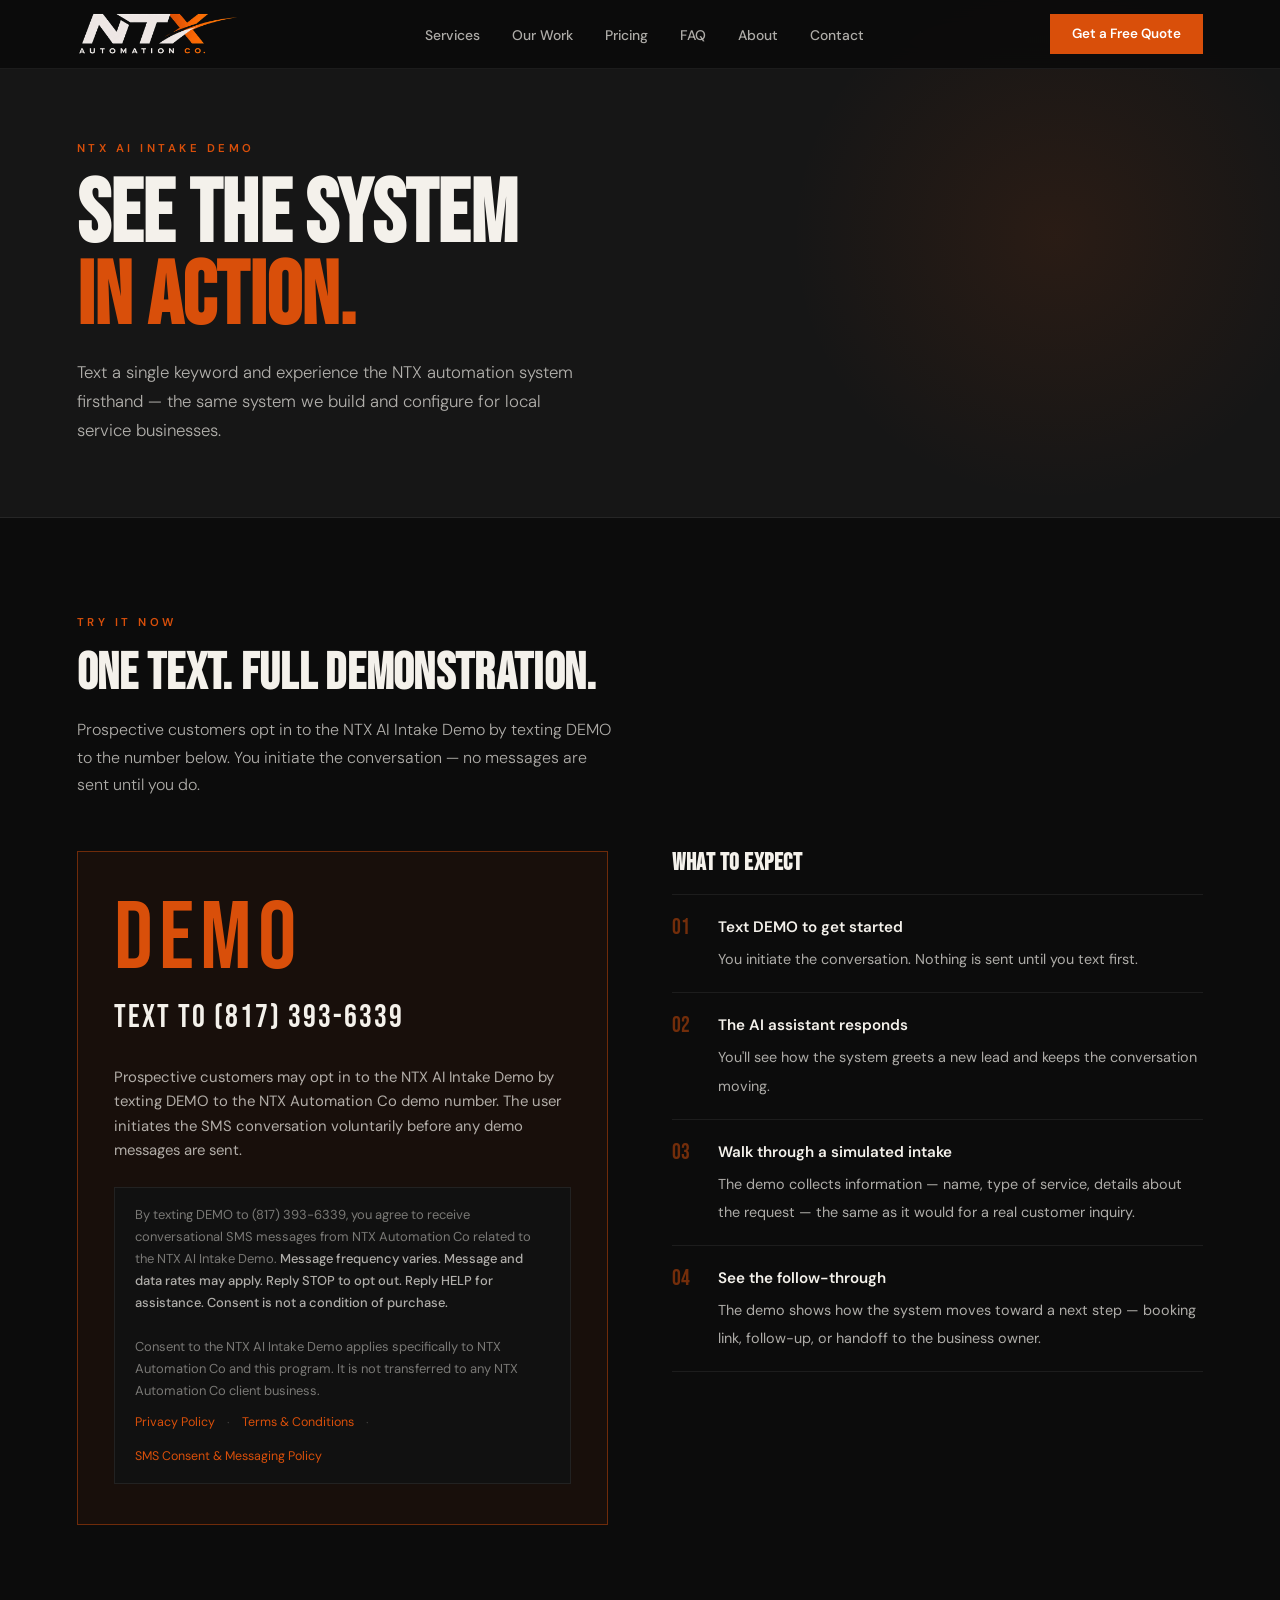
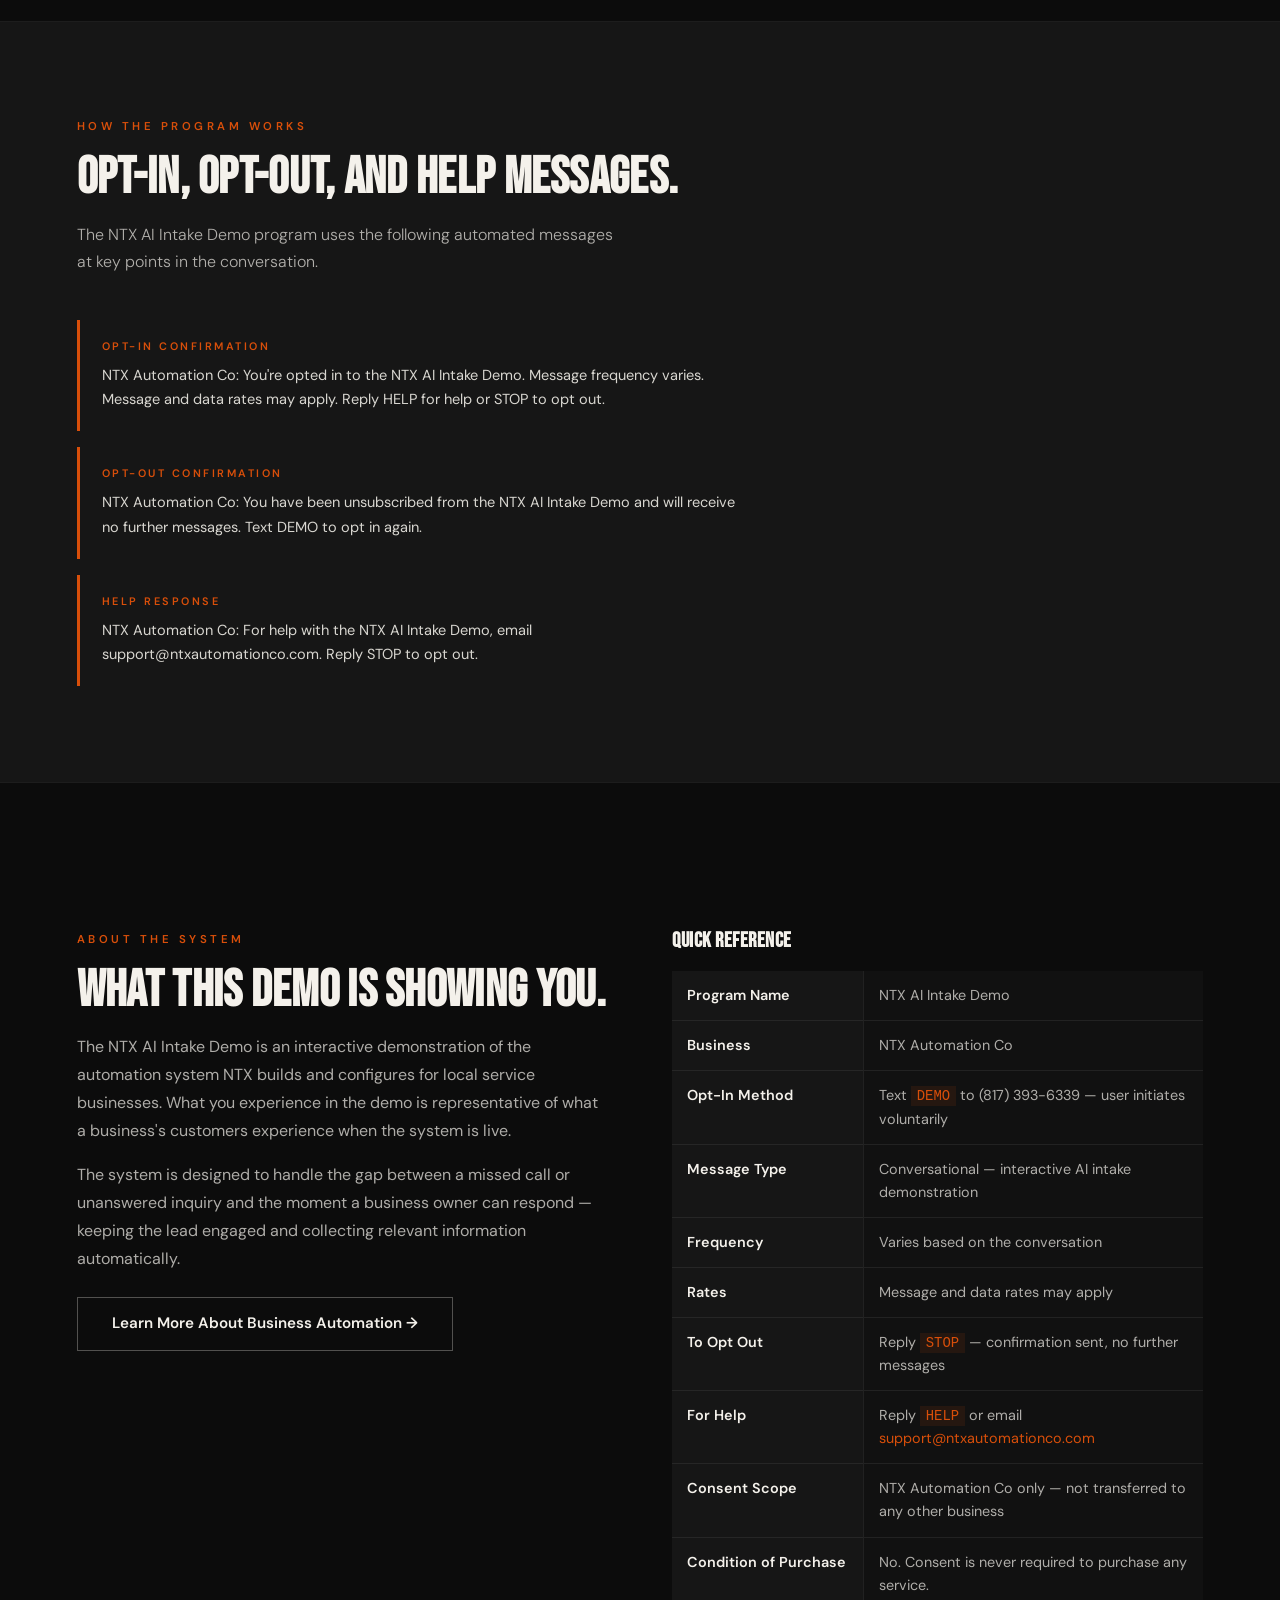
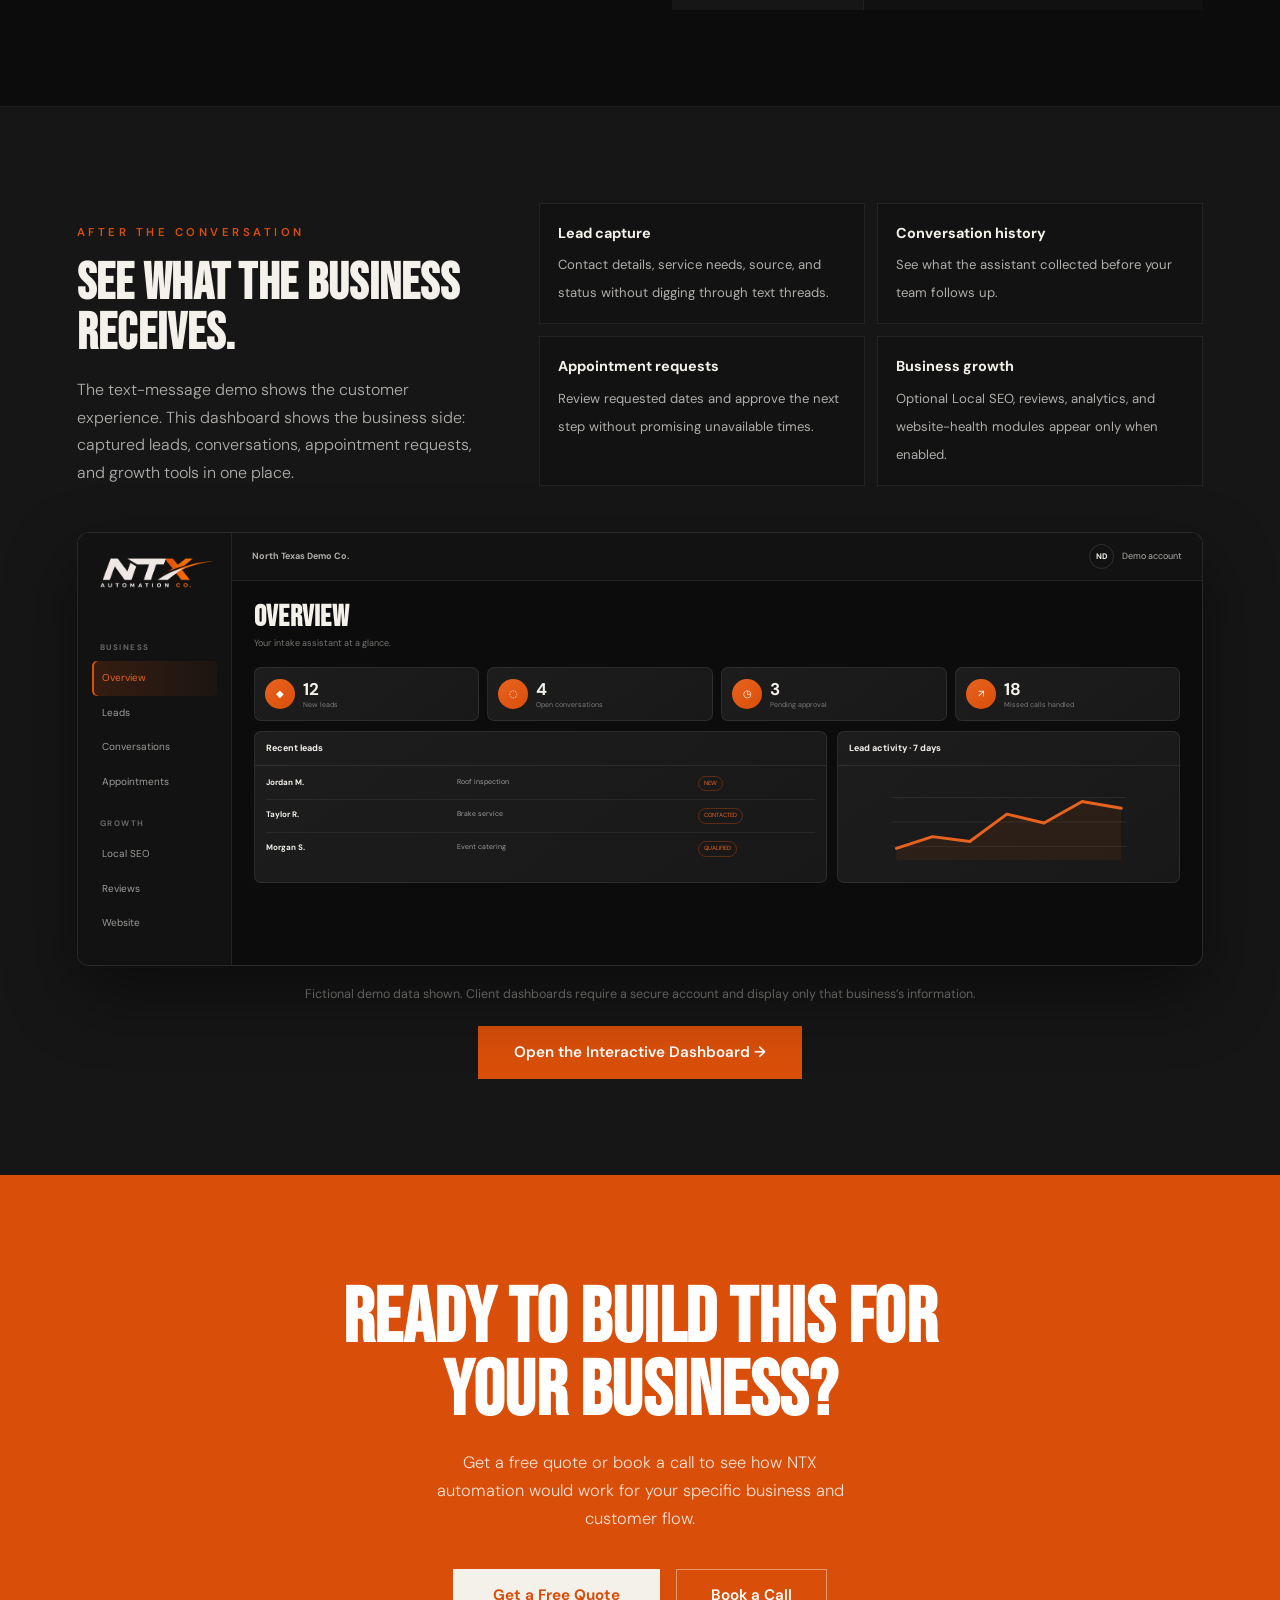
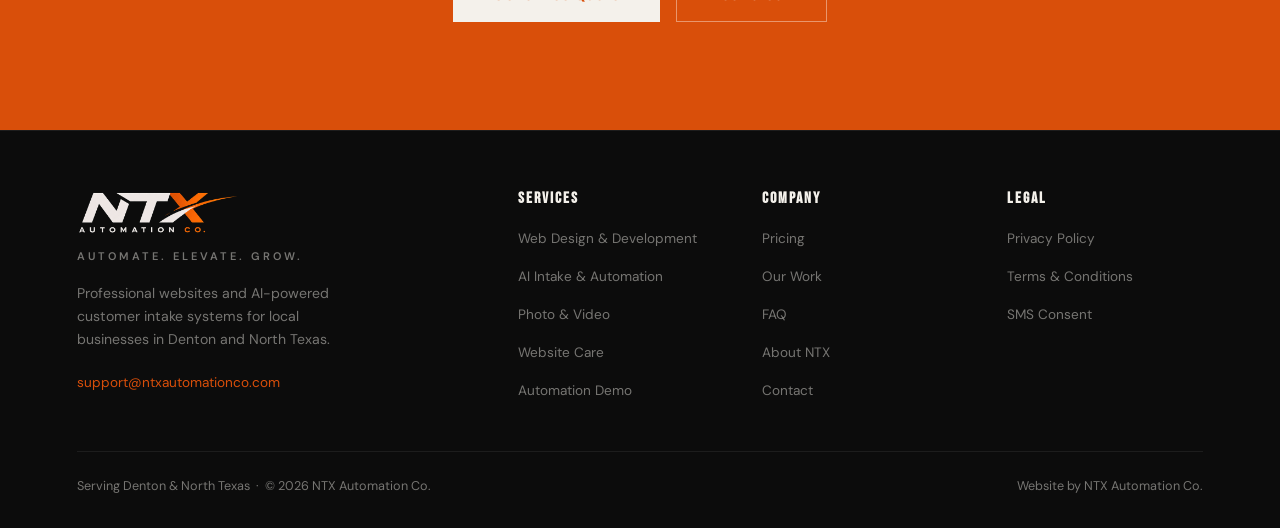
<file: demo.html>
<!DOCTYPE html>
<html lang="en">
<head>
<meta charset="UTF-8"/>
<meta name="viewport" content="width=device-width, initial-scale=1.0"/>
<title>NTX AI Intake Demo | Business Automation Demo — NTX Automation Co.</title>
<meta name="description" content="Try the NTX AI Intake Demo. Text DEMO to (817) 393-6339 to experience how NTX automation handles a new lead — responding, collecting info, and moving toward booking."/>
<meta name="robots" content="index, follow"/>
<link rel="canonical" href="https://ntxautomationco.com/demo.html"/>
<meta name="theme-color" content="#d94f0a"/>
<meta property="og:title" content="NTX AI Intake Demo — Try It Yourself"/>
<meta property="og:description" content="Text DEMO to (817) 393-6339 to experience the NTX business automation system firsthand."/>
<meta property="og:url" content="https://ntxautomationco.com/demo.html"/>
<meta property="og:type" content="website"/>
<link rel="icon" href="/favicon.svg" type="image/svg+xml"/>
<link rel="preconnect" href="https://fonts.googleapis.com"/>
<link rel="preconnect" href="https://fonts.gstatic.com" crossorigin/>
<link href="https://fonts.googleapis.com/css2?family=Bebas+Neue&family=DM+Sans:wght@300;400;500;600&display=swap" rel="stylesheet"/>
<link rel="stylesheet" href="/style.css"/>
<style>
.demo-hero {
  padding: 140px 6% 72px; background: var(--gray);
  border-bottom: 1px solid var(--border);
  position: relative; overflow: hidden;
}
.demo-hero::after {
  content: ''; position: absolute; top: -10%; right: -5%;
  width: 45vw; height: 45vw; max-width: 600px;
  background: radial-gradient(circle, rgba(217,79,10,0.10) 0%, transparent 65%);
  pointer-events: none;
}
.demo-hero h1 {
  font-family: 'Bebas Neue', sans-serif;
  font-size: clamp(3rem, 7vw, 5.5rem);
  line-height: 0.93; max-width: 780px; margin-bottom: 20px;
}
.demo-hero h1 em { font-style: normal; color: var(--orange); display: block; }
.demo-hero p {
  font-size: 1.05rem; color: var(--body);
  max-width: 520px; font-weight: 300; line-height: 1.72;
}

.demo-main { background: var(--black); }
.demo-layout {
  display: grid;
  grid-template-columns: 1fr 1fr;
  gap: 64px; align-items: start;
  margin-top: 52px;
}
.demo-cta-box {
  padding: 40px 36px;
  border: 1px solid rgba(217,79,10,0.45);
  background: rgba(217,79,10,0.06);
}
.demo-kw {
  font-family: 'Bebas Neue', sans-serif;
  font-size: 6rem; color: var(--orange);
  letter-spacing: 6px; line-height: 1; margin-bottom: 4px;
}
.demo-num {
  font-family: 'Bebas Neue', sans-serif;
  font-size: 2rem; color: var(--white);
  letter-spacing: 2px; margin-bottom: 20px;
}
.demo-cta-box p { font-size: 0.93rem; color: var(--body); line-height: 1.65; margin-bottom: 24px; }

.steps-list { list-style: none; display: flex; flex-direction: column; margin-top: 4px; }
.step-item { display: flex; gap: 16px; padding: 20px 0; border-bottom: 1px solid var(--border); }
.step-item:first-child { border-top: 1px solid var(--border); }
.step-n {
  font-family: 'Bebas Neue', sans-serif;
  font-size: 1.4rem; color: var(--orange);
  opacity: 0.5; flex-shrink: 0; width: 30px; line-height: 1.2;
}
.step-item strong { display: block; font-weight: 600; color: var(--white); margin-bottom: 4px; font-size: 0.95rem; }
.step-item span { font-size: 0.9rem; color: var(--body); }

.program-section { background: var(--gray); }
.program-block {
  margin-top: 44px; display: flex; flex-direction: column; gap: 16px; max-width: 680px;
}
.program-copy-item {
  padding: 18px 22px;
  border-left: 3px solid var(--orange);
  background: #161616;
}
.program-copy-label {
  font-size: 0.68rem; font-weight: 600;
  letter-spacing: 2.5px; text-transform: uppercase;
  color: var(--orange); margin-bottom: 8px; display: block;
}
.program-copy-text {
  font-size: 0.91rem; color: var(--body-strong); line-height: 1.7;
}

.about-system { background: var(--black); }
.about-system-grid {
  display: grid; grid-template-columns: 1fr 1fr;
  gap: 64px; align-items: start; margin-top: 52px;
}
.about-system-grid p { font-size: 1rem; color: var(--body); line-height: 1.75; margin-bottom: 16px; }

.dashboard-tour { background: var(--gray); }
.dashboard-tour__intro {
  display: grid; grid-template-columns: 0.75fr 1.25fr;
  gap: 64px; align-items: end; margin-bottom: 46px;
}
.dashboard-tour__points {
  display: grid; grid-template-columns: repeat(2, 1fr); gap: 12px;
}
.dashboard-tour__point {
  padding: 18px; border: 1px solid var(--border); background: #121212;
}
.dashboard-tour__point strong { display:block; color:var(--white); font-size:0.9rem; margin-bottom:4px; }
.dashboard-tour__point span { color:var(--body); font-size:0.82rem; line-height:1.5; }
.demo-privacy-note { margin-top:18px; color:var(--muted); font-size:0.78rem; text-align:center; }

.ref-table {
  width: 100%; border-collapse: collapse; margin-top: 20px; font-size: 0.9rem;
}
.ref-table tr { border-bottom: 1px solid var(--border); }
.ref-table tr:last-child { border-bottom: none; }
.ref-table td { padding: 13px 15px; vertical-align: top; color: var(--body); line-height: 1.6; }
.ref-table td:first-child {
  width: 36%; font-weight: 600; color: var(--white);
  white-space: nowrap; background: #161616;
  border-right: 1px solid var(--border);
}
.ref-table td:last-child { background: #111; }
.ref-table code {
  font-family: monospace; font-size: 0.87rem;
  color: var(--orange); background: rgba(217,79,10,0.1); padding: 2px 6px;
}

@media (max-width: 900px) {
  .demo-layout { grid-template-columns: 1fr; gap: 40px; }
  .about-system-grid { grid-template-columns: 1fr; gap: 36px; }
  .dashboard-tour__intro { grid-template-columns: 1fr; gap: 28px; }
  .ref-table td:first-child { white-space: normal; width: 40%; }
}
@media (max-width: 580px) { .dashboard-tour__points { grid-template-columns: 1fr; } }
@media (max-width: 580px) { .demo-hero { padding: 110px 5% 52px; } }
</style>
</head>
<body>

<main id="main-content">

<div class="demo-hero">
  <span class="label">NTX AI Intake Demo</span>
  <h1>See the System<br><em>In Action.</em></h1>
  <p>Text a single keyword and experience the NTX automation system firsthand — the same system we build and configure for local service businesses.</p>
</div>

<!-- MAIN DEMO -->
<section class="demo-main" aria-labelledby="demo-heading">
  <div class="reveal">
    <span class="label">Try It Now</span>
    <h2 class="section-heading" id="demo-heading">One Text. Full Demonstration.</h2>
    <p class="section-body">Prospective customers opt in to the NTX AI Intake Demo by texting DEMO to the number below. You initiate the conversation — no messages are sent until you do.</p>
  </div>

  <div class="demo-layout">
    <div class="demo-cta-box reveal">
      <div class="demo-kw">DEMO</div>
      <div class="demo-num">Text to (817) 393-6339</div>
      <p>Prospective customers may opt in to the NTX AI Intake Demo by texting DEMO to the NTX Automation Co demo number. The user initiates the SMS conversation voluntarily before any demo messages are sent.</p>

      <div class="sms-disclosure">
        By texting DEMO to (817) 393-6339, you agree to receive conversational SMS messages from NTX Automation Co related to the NTX AI Intake Demo.
        <strong> Message frequency varies. Message and data rates may apply. Reply STOP to opt out. Reply HELP for assistance. Consent is not a condition of purchase.</strong>
        <br/><br/>
        Consent to the NTX AI Intake Demo applies specifically to NTX Automation Co and this program. It is not transferred to any NTX Automation Co client business.
        <div class="sms-disclosure-links">
          <a href="/privacy.html">Privacy Policy</a>
          <span style="color:rgba(244,241,235,0.2)">·</span>
          <a href="/terms.html">Terms &amp; Conditions</a>
          <span style="color:rgba(244,241,235,0.2)">·</span>
          <a href="/sms-consent.html">SMS Consent &amp; Messaging Policy</a>
        </div>
      </div>
    </div>

    <div class="reveal reveal-d2">
      <h3 style="font-family:'Bebas Neue',sans-serif;font-size:1.5rem;color:var(--white);margin-bottom:20px;letter-spacing:0.5px;">What to Expect</h3>
      <ul class="steps-list">
        <li class="step-item">
          <div class="step-n">01</div>
          <div><strong>Text DEMO to get started</strong><span>You initiate the conversation. Nothing is sent until you text first.</span></div>
        </li>
        <li class="step-item">
          <div class="step-n">02</div>
          <div><strong>The AI assistant responds</strong><span>You'll see how the system greets a new lead and keeps the conversation moving.</span></div>
        </li>
        <li class="step-item">
          <div class="step-n">03</div>
          <div><strong>Walk through a simulated intake</strong><span>The demo collects information — name, type of service, details about the request — the same as it would for a real customer inquiry.</span></div>
        </li>
        <li class="step-item">
          <div class="step-n">04</div>
          <div><strong>See the follow-through</strong><span>The demo shows how the system moves toward a next step — booking link, follow-up, or handoff to the business owner.</span></div>
        </li>
      </ul>
    </div>
  </div>
</section>

<hr class="section-rule"/>

<!-- PROGRAM COPY -->
<section class="program-section" aria-labelledby="program-heading">
  <div class="reveal">
    <span class="label">How the Program Works</span>
    <h2 class="section-heading" id="program-heading">Opt-In, Opt-Out, and Help Messages.</h2>
    <p class="section-body">The NTX AI Intake Demo program uses the following automated messages at key points in the conversation.</p>
  </div>
  <div class="program-block reveal">
    <div class="program-copy-item">
      <span class="program-copy-label">Opt-In Confirmation</span>
      <p class="program-copy-text">NTX Automation Co: You're opted in to the NTX AI Intake Demo. Message frequency varies. Message and data rates may apply. Reply HELP for help or STOP to opt out.</p>
    </div>
    <div class="program-copy-item">
      <span class="program-copy-label">Opt-Out Confirmation</span>
      <p class="program-copy-text">NTX Automation Co: You have been unsubscribed from the NTX AI Intake Demo and will receive no further messages. Text DEMO to opt in again.</p>
    </div>
    <div class="program-copy-item">
      <span class="program-copy-label">HELP Response</span>
      <p class="program-copy-text">NTX Automation Co: For help with the NTX AI Intake Demo, email support@ntxautomationco.com. Reply STOP to opt out.</p>
    </div>
  </div>
</section>

<hr class="section-rule"/>

<!-- ABOUT THE SYSTEM -->
<section class="about-system" aria-labelledby="sys-heading">
  <div class="about-system-grid">
    <div class="reveal">
      <span class="label">About the System</span>
      <h2 class="section-heading" id="sys-heading">What This Demo Is Showing You.</h2>
      <p>The NTX AI Intake Demo is an interactive demonstration of the automation system NTX builds and configures for local service businesses. What you experience in the demo is representative of what a business's customers experience when the system is live.</p>
      <p>The system is designed to handle the gap between a missed call or unanswered inquiry and the moment a business owner can respond — keeping the lead engaged and collecting relevant information automatically.</p>
      <a href="/automation.html" class="btn-ghost" style="margin-top:8px;display:inline-block;">Learn More About Business Automation →</a>
    </div>
    <div class="reveal reveal-d2">
      <h3 style="font-family:'Bebas Neue',sans-serif;font-size:1.3rem;color:var(--white);margin-bottom:16px;letter-spacing:0.5px;">Quick Reference</h3>
      <table class="ref-table">
        <tr><td>Program Name</td><td>NTX AI Intake Demo</td></tr>
        <tr><td>Business</td><td>NTX Automation Co</td></tr>
        <tr><td>Opt-In Method</td><td>Text <code>DEMO</code> to (817) 393-6339 — user initiates voluntarily</td></tr>
        <tr><td>Message Type</td><td>Conversational — interactive AI intake demonstration</td></tr>
        <tr><td>Frequency</td><td>Varies based on the conversation</td></tr>
        <tr><td>Rates</td><td>Message and data rates may apply</td></tr>
        <tr><td>To Opt Out</td><td>Reply <code>STOP</code> — confirmation sent, no further messages</td></tr>
        <tr><td>For Help</td><td>Reply <code>HELP</code> or email <a href="mailto:support@ntxautomationco.com" style="color:var(--orange);text-decoration:none;">support@ntxautomationco.com</a></td></tr>
        <tr><td>Consent Scope</td><td>NTX Automation Co only — not transferred to any other business</td></tr>
        <tr><td>Condition of Purchase</td><td>No. Consent is never required to purchase any service.</td></tr>
      </table>
    </div>
  </div>
</section>

<hr class="section-rule"/>

<section class="dashboard-tour" id="dashboard-tour" aria-labelledby="dashboard-tour-heading">
  <div class="dashboard-tour__intro">
    <div class="reveal">
      <span class="label">After the Conversation</span>
      <h2 class="section-heading" id="dashboard-tour-heading">See What the Business Receives.</h2>
      <p class="section-body">The text-message demo shows the customer experience. This dashboard shows the business side: captured leads, conversations, appointment requests, and growth tools in one place.</p>
    </div>
    <div class="dashboard-tour__points reveal reveal-d2">
      <div class="dashboard-tour__point"><strong>Lead capture</strong><span>Contact details, service needs, source, and status without digging through text threads.</span></div>
      <div class="dashboard-tour__point"><strong>Conversation history</strong><span>See what the assistant collected before your team follows up.</span></div>
      <div class="dashboard-tour__point"><strong>Appointment requests</strong><span>Review requested dates and approve the next step without promising unavailable times.</span></div>
      <div class="dashboard-tour__point"><strong>Business growth</strong><span>Optional Local SEO, reviews, analytics, and website-health modules appear only when enabled.</span></div>
    </div>
  </div>

  <div class="dashboard-showcase reveal" aria-label="Sanitized preview of the NTX client dashboard">
    <aside class="dashboard-showcase__sidebar">
      <img class="dashboard-showcase__brand" src="/assets/ntx-logo-lockup.png" alt="NTX Automation Co."/>
      <div class="dashboard-showcase__nav-label">Business</div>
      <span class="dashboard-showcase__nav-item is-active">Overview</span>
      <span class="dashboard-showcase__nav-item">Leads</span>
      <span class="dashboard-showcase__nav-item">Conversations</span>
      <span class="dashboard-showcase__nav-item">Appointments</span>
      <div class="dashboard-showcase__nav-label">Growth</div>
      <span class="dashboard-showcase__nav-item">Local SEO</span>
      <span class="dashboard-showcase__nav-item">Reviews</span>
      <span class="dashboard-showcase__nav-item">Website</span>
    </aside>
    <div class="dashboard-showcase__main">
      <div class="dashboard-showcase__topbar"><strong>North Texas Demo Co.</strong><span class="dashboard-showcase__user"><span class="dashboard-showcase__avatar">ND</span>Demo account</span></div>
      <div class="dashboard-showcase__content">
        <h3>Overview</h3><p>Your intake assistant at a glance.</p>
        <div class="dashboard-showcase__stats">
          <div class="dashboard-showcase__stat"><span class="dashboard-showcase__stat-icon">◆</span><span><strong>12</strong><span>New leads</span></span></div>
          <div class="dashboard-showcase__stat"><span class="dashboard-showcase__stat-icon">◌</span><span><strong>4</strong><span>Open conversations</span></span></div>
          <div class="dashboard-showcase__stat"><span class="dashboard-showcase__stat-icon">◷</span><span><strong>3</strong><span>Pending approval</span></span></div>
          <div class="dashboard-showcase__stat"><span class="dashboard-showcase__stat-icon">↗</span><span><strong>18</strong><span>Missed calls handled</span></span></div>
        </div>
        <div class="dashboard-showcase__grid">
          <div class="dashboard-showcase__panel"><div class="dashboard-showcase__panel-head">Recent leads</div><div class="dashboard-showcase__table">
            <div class="dashboard-showcase__row"><strong>Jordan M.</strong><span>Roof inspection</span><span class="dashboard-showcase__badge">New</span></div>
            <div class="dashboard-showcase__row"><strong>Taylor R.</strong><span>Brake service</span><span class="dashboard-showcase__badge">Contacted</span></div>
            <div class="dashboard-showcase__row"><strong>Morgan S.</strong><span>Event catering</span><span class="dashboard-showcase__badge">Qualified</span></div>
          </div></div>
          <div class="dashboard-showcase__panel"><div class="dashboard-showcase__panel-head">Lead activity · 7 days</div><div class="dashboard-showcase__chart"><svg viewBox="0 0 240 90" aria-hidden="true"><path class="dashboard-showcase__chart-grid" d="M0 20H240M0 45H240M0 70H240"/><path class="dashboard-showcase__chart-area" d="M5 72 L42 60 L80 65 L118 37 L156 46 L195 24 L235 31 L235 84 L5 84Z"/><polyline class="dashboard-showcase__chart-line" points="5,72 42,60 80,65 118,37 156,46 195,24 235,31"/></svg></div></div>
        </div>
      </div>
    </div>
  </div>
  <p class="demo-privacy-note">Fictional demo data shown. Client dashboards require a secure account and display only that business’s information.</p>
  <div style="display:flex;justify-content:center;margin-top:22px;">
    <a class="btn-primary" href="/portfolio.html?view=dashboard">Open the Interactive Dashboard →</a>
  </div>
</section>

<section class="final-cta" aria-labelledby="demo-cta-heading">
  <h2 id="demo-cta-heading">Ready to Build This for Your Business?</h2>
  <p>Get a free quote or book a call to see how NTX automation would work for your specific business and customer flow.</p>
  <div class="final-cta-actions">
    <a href="/contact.html?pkg=ai-standard" class="btn-white">Get a Free Quote</a>
    <a href="https://calendly.com/nichonmarshall/15min" target="_blank" rel="noopener"
       class="btn-ghost" style="border-color:rgba(255,255,255,0.4);color:#fff;">Book a Call</a>
  </div>
</section>

</main>

<script src="/components.js"></script>
</body>
</html>
</file>
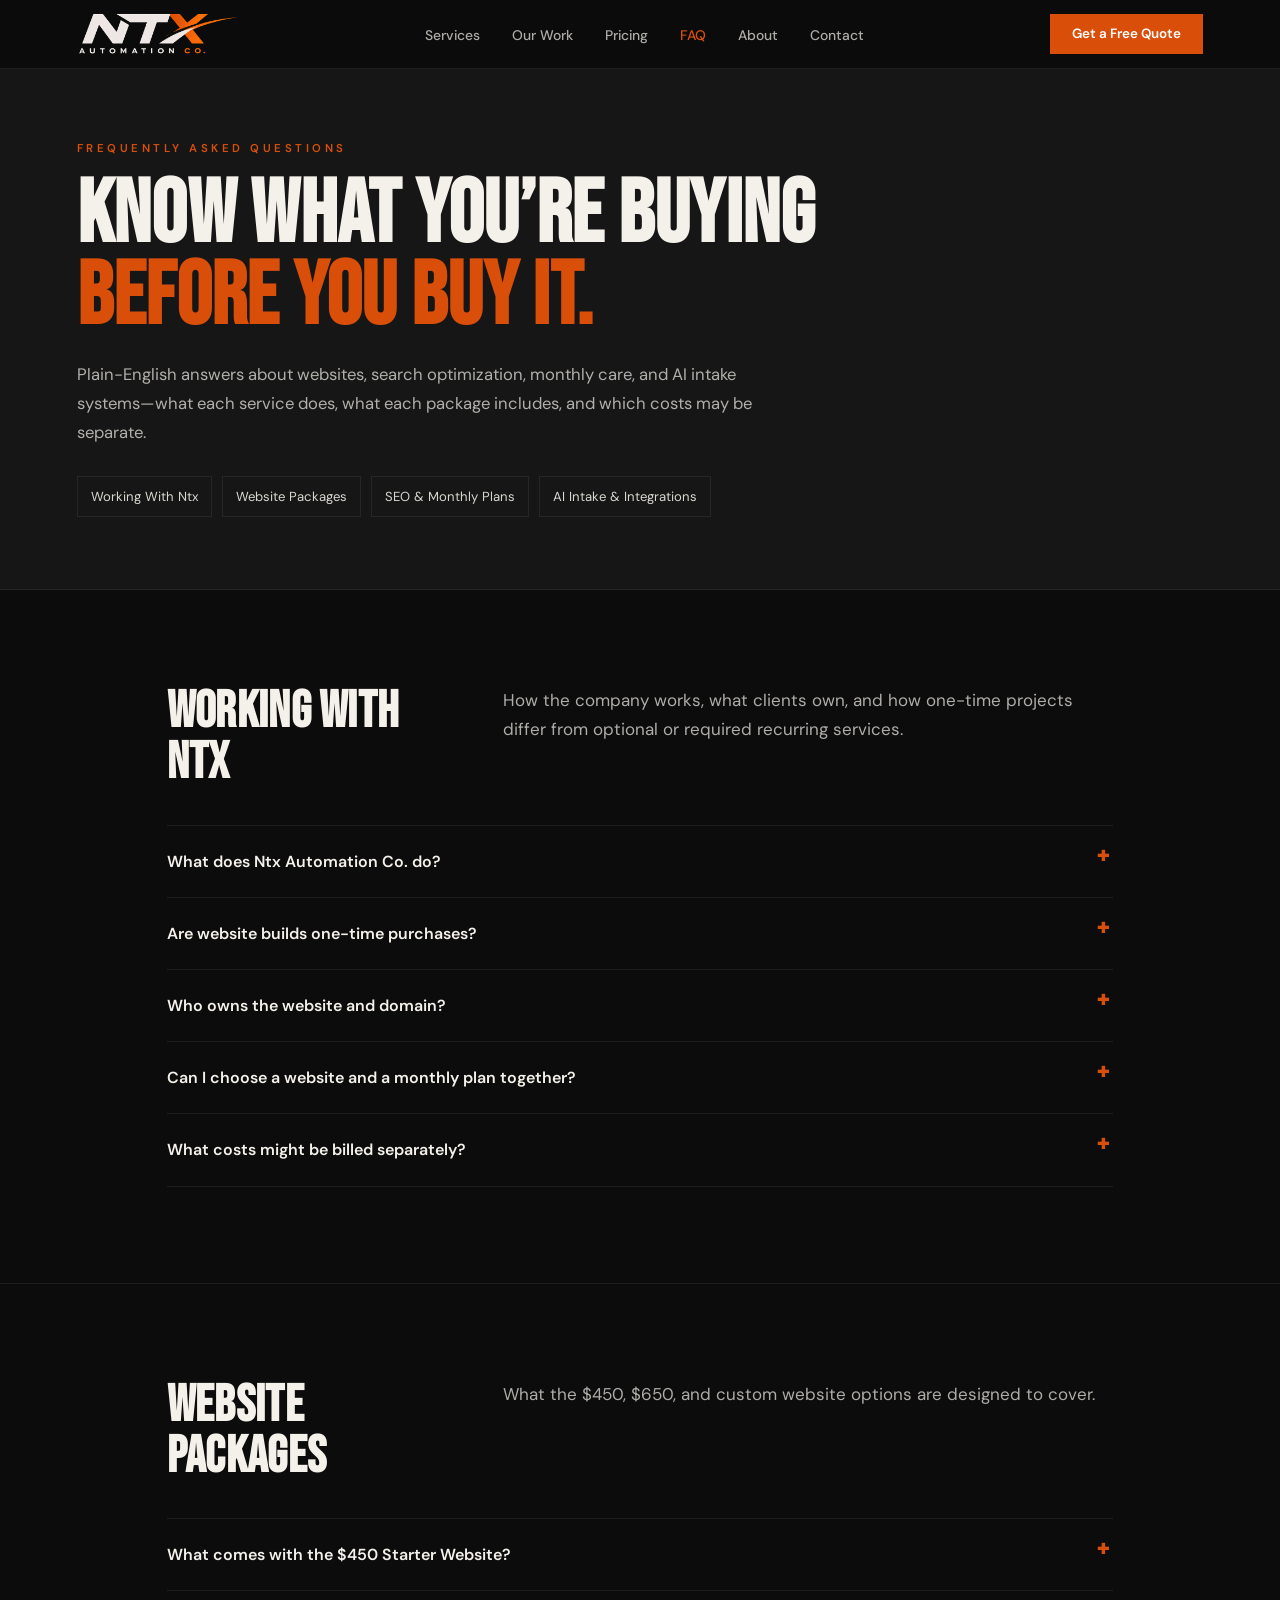
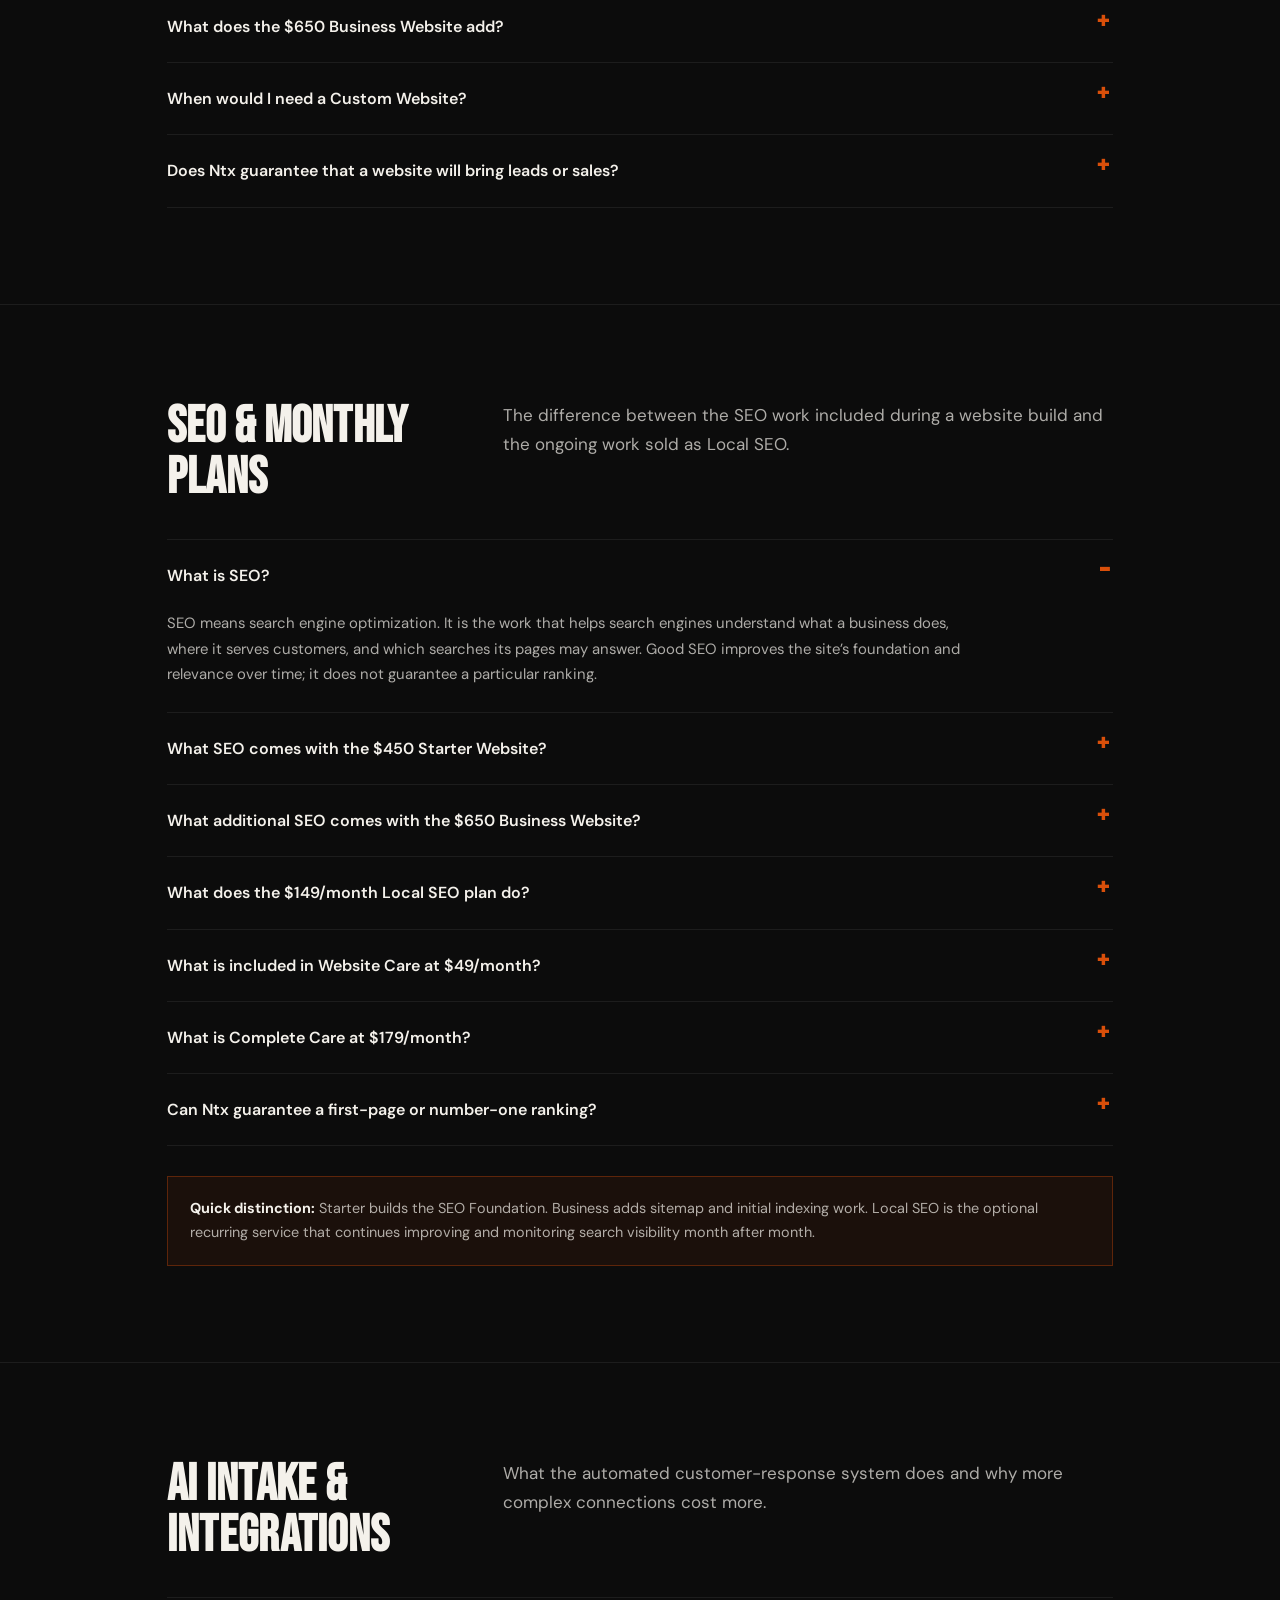
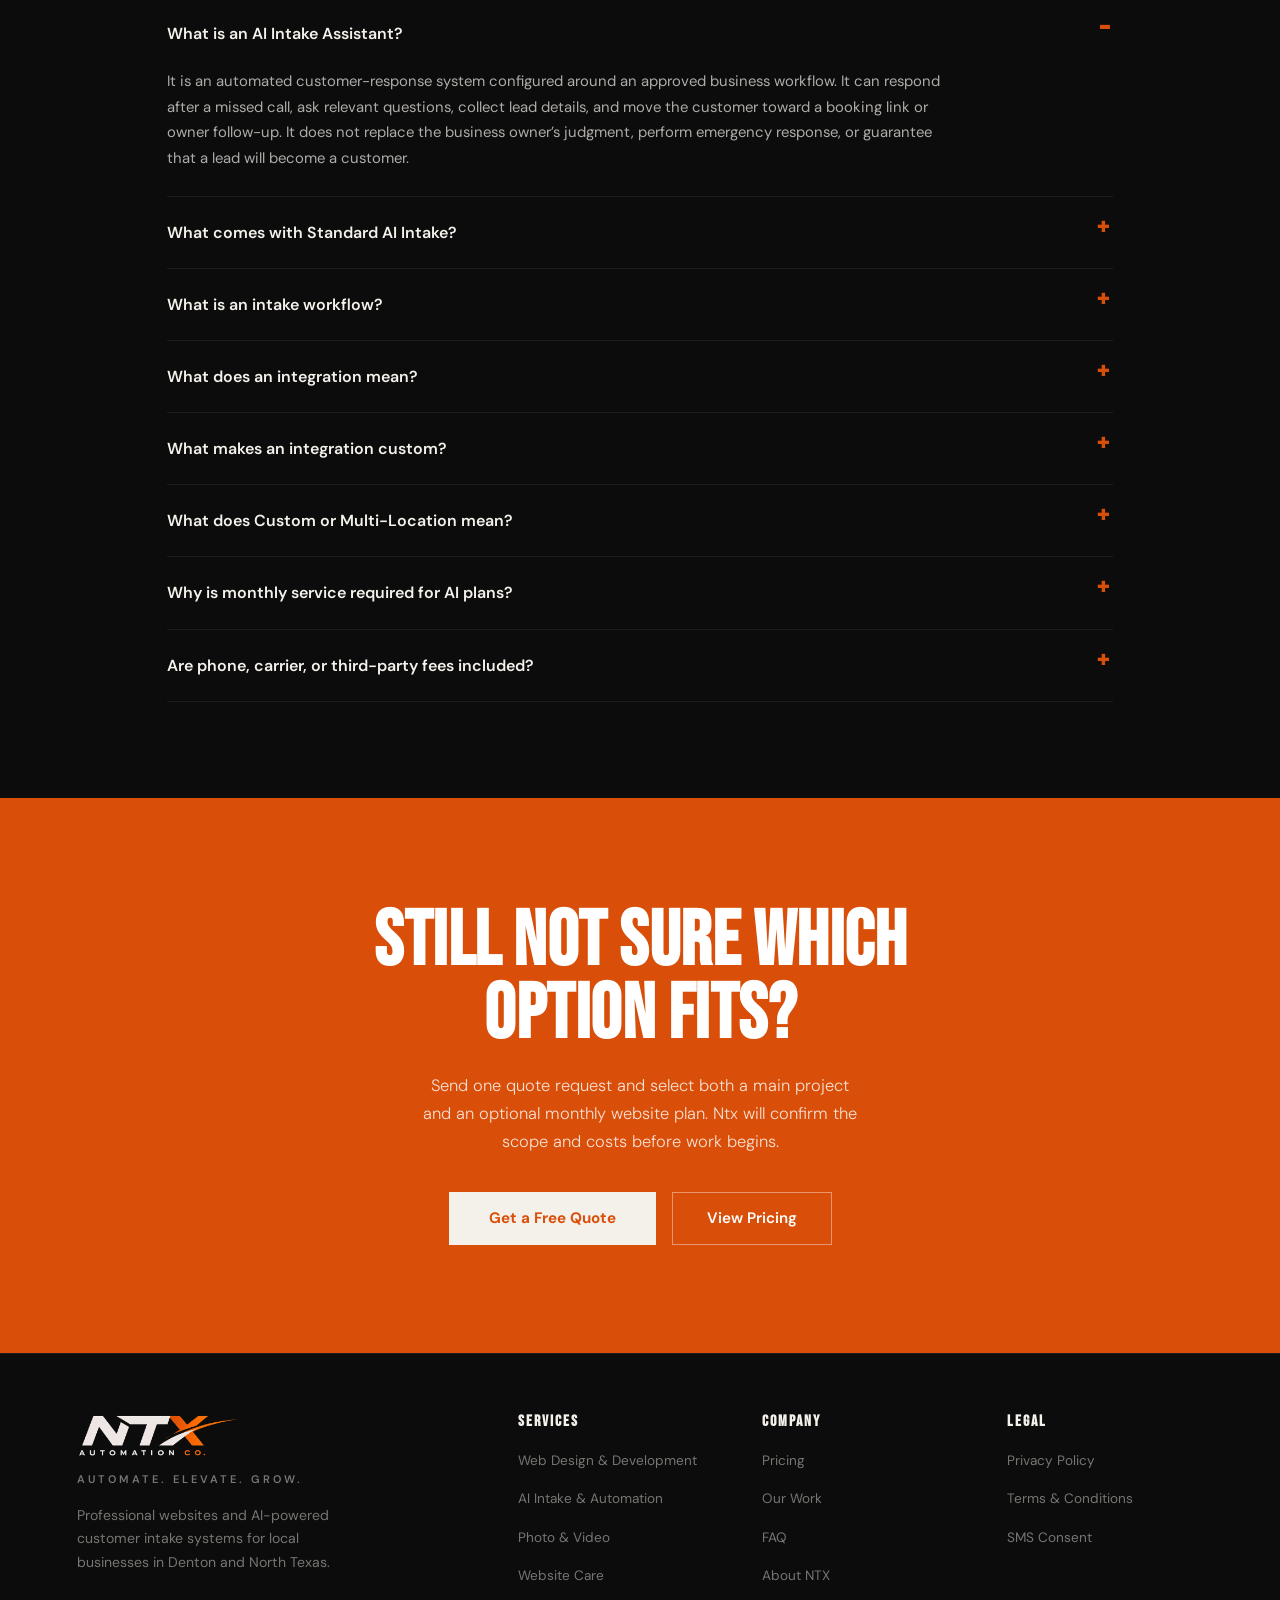
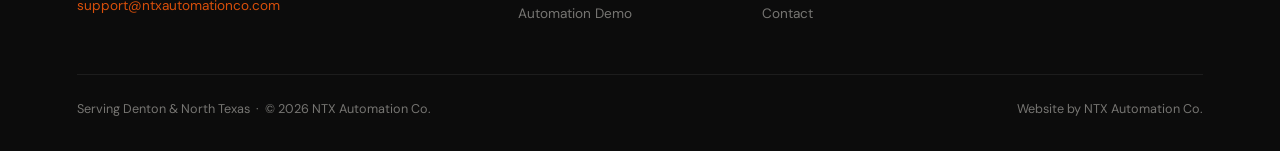
<file: faq.html>
<!DOCTYPE html>
<html lang="en">
<head>
<meta charset="UTF-8"/>
<meta name="viewport" content="width=device-width, initial-scale=1.0"/>
<title>Frequently Asked Questions | Ntx Automation Co. — Denton, TX</title>
<meta name="description" content="Plain-English answers about Ntx website packages, SEO foundations, Local SEO, Website Care, AI intake systems, integrations, pricing, ownership, and ongoing costs."/>
<meta name="robots" content="index, follow"/>
<link rel="canonical" href="https://ntxautomationco.com/faq.html"/>
<meta name="theme-color" content="#d94f0a"/>
<meta property="og:title" content="Ntx Automation Co. Frequently Asked Questions"/>
<meta property="og:description" content="Understand what comes with each website, Local SEO, Website Care, and AI Intake package before requesting a quote."/>
<meta property="og:url" content="https://ntxautomationco.com/faq.html"/>
<meta property="og:image" content="https://ntxautomationco.com/assets/og-image.jpg"/>
<meta property="og:image:width" content="1200"/>
<meta property="og:image:height" content="630"/>
<meta property="og:type" content="website"/>
<meta name="twitter:card" content="summary_large_image"/>
<meta name="twitter:image" content="https://ntxautomationco.com/assets/og-image.jpg"/>
<link rel="icon" href="/assets/favicon-32.png" type="image/png" sizes="32x32"/>
<link rel="icon" href="/assets/favicon-48.png" type="image/png" sizes="48x48"/>
<link rel="icon" href="/assets/favicon-96.png" type="image/png" sizes="96x96"/>
<link rel="icon" href="/assets/favicon-192.png" type="image/png" sizes="192x192"/>
<link rel="icon" href="/assets/ntx-icon-512.png" type="image/png" sizes="512x512"/>
<link rel="apple-touch-icon" href="/assets/apple-touch-icon.png"/>
<link rel="preconnect" href="https://fonts.googleapis.com"/>
<link rel="preconnect" href="https://fonts.gstatic.com" crossorigin/>
<link href="https://fonts.googleapis.com/css2?family=Bebas+Neue&family=DM+Sans:wght@300;400;500;600&display=swap" rel="stylesheet"/>
<link rel="stylesheet" href="/style.css"/>
<style>
.faq-hero { padding: 140px 6% 72px; background: var(--gray); border-bottom: 1px solid var(--border); }
.faq-hero h1 { font-family: 'Bebas Neue', sans-serif; font-size: clamp(3rem, 7vw, 5.5rem); line-height: 0.94; margin: 14px 0 20px; max-width: 880px; }
.faq-hero h1 em { color: var(--orange); font-style: normal; }
.faq-hero p { max-width: 720px; color: var(--body); font-size: 1.04rem; line-height: 1.75; }
.faq-nav { display: flex; gap: 10px; flex-wrap: wrap; margin-top: 28px; }
.faq-nav a { color: var(--body-strong); text-decoration: none; border: 1px solid var(--border); padding: 9px 13px; font-size: 0.82rem; transition: border-color 0.2s, color 0.2s; }
.faq-nav a:hover, .faq-nav a:focus-visible { border-color: var(--orange); color: var(--orange); }
.faq-section { max-width: 1100px; margin: 0 auto; }
.faq-section-head { display: grid; grid-template-columns: 280px 1fr; gap: 56px; margin-bottom: 36px; }
.faq-section-head h2 { font-family: 'Bebas Neue', sans-serif; font-size: clamp(2.1rem, 4vw, 3.4rem); color: var(--white); line-height: 1; }
.faq-section-head p { color: var(--body); line-height: 1.7; max-width: 650px; }
.faq-list { border-top: 1px solid var(--border); }
.faq-item { border-bottom: 1px solid var(--border); }
.faq-item summary { position: relative; cursor: pointer; list-style: none; padding: 24px 54px 24px 0; color: var(--white); font-size: 1rem; font-weight: 600; line-height: 1.45; }
.faq-item summary::-webkit-details-marker { display: none; }
.faq-item summary::after { content: '+'; position: absolute; right: 4px; top: 18px; color: var(--orange); font-family: 'Bebas Neue', sans-serif; font-size: 1.8rem; line-height: 1; }
.faq-item[open] summary::after { content: '–'; }
.faq-item summary:focus-visible { outline: 2px solid var(--orange); outline-offset: 4px; }
.faq-answer { padding: 0 56px 24px 0; max-width: 850px; }
.faq-answer p, .faq-answer li { color: var(--body); font-size: 0.93rem; line-height: 1.72; }
.faq-answer p + p { margin-top: 12px; }
.faq-answer ul { padding-left: 20px; margin-top: 10px; }
.faq-answer li + li { margin-top: 6px; }
.faq-answer a { color: var(--orange); }
.faq-note { margin-top: 30px; padding: 20px 22px; border: 1px solid var(--orange-border); background: var(--orange-dim); color: var(--body); font-size: 0.9rem; line-height: 1.65; }
@media (max-width: 760px) {
  .faq-section-head { grid-template-columns: 1fr; gap: 14px; }
  .faq-answer { padding-right: 12px; }
}
@media (max-width: 580px) { .faq-hero { padding: 110px 5% 52px; } }
</style>
<script type="application/ld+json">
{
  "@context": "https://schema.org",
  "@type": "FAQPage",
  "mainEntity": [
    {
      "@type": "Question",
      "name": "What SEO comes with the $450 Starter Website?",
      "acceptedAnswer": {"@type": "Answer", "text": "The Starter includes an SEO Foundation: service and location keyword topics, a page title and description, organized headings and content, image descriptions where appropriate, and mobile, speed, and accessibility foundations. It does not include sitemap submission, Search Console setup, or ongoing monthly optimization."}
    },
    {
      "@type": "Question",
      "name": "What SEO comes with the $650 Business Website?",
      "acceptedAnswer": {"@type": "Answer", "text": "The Business package includes the Starter SEO Foundation plus an XML sitemap, Google Search Console setup when access is provided, sitemap submission, and initial indexing requests for the main pages."}
    },
    {
      "@type": "Question",
      "name": "What does the Local SEO plan include?",
      "acceptedAnswer": {"@type": "Answer", "text": "Local SEO is ongoing monthly work that includes local keyword and search-intent review, page SEO improvements, Search Console and indexing monitoring, technical SEO corrections, Google Business Profile guidance when access is available, and a monthly performance summary."}
    },
    {
      "@type": "Question",
      "name": "What does the Standard AI Intake system do?",
      "acceptedAnswer": {"@type": "Answer", "text": "Standard AI Intake is an automated customer-response system for one business, one location, one phone number, and one primary intake workflow. It can respond after missed calls, ask approved questions, collect lead information, and move the customer toward a booking link or owner follow-up."}
    },
    {
      "@type": "Question",
      "name": "What does an AI integration mean?",
      "acceptedAnswer": {"@type": "Answer", "text": "An integration connects the intake assistant to a supported booking platform, calendar, CRM, webhook, or lead-management system so information or actions can move between systems automatically."}
    },
    {
      "@type": "Question",
      "name": "What does Custom or Multi-Location AI mean?",
      "acceptedAnswer": {"@type": "Answer", "text": "This tier covers businesses with multiple locations, phone numbers, departments, brands, or intake workflows, as well as advanced routing, dashboards, reporting, CRM synchronization, or specialized integrations."}
    }
  ]
}
</script>
</head>
<body>
<main id="main-content">

<div class="faq-hero">
  <span class="label">Frequently Asked Questions</span>
  <h1>Know What You’re Buying<br/><em>Before You Buy It.</em></h1>
  <p>Plain-English answers about websites, search optimization, monthly care, and AI intake systems—what each service does, what each package includes, and which costs may be separate.</p>
  <nav class="faq-nav" aria-label="FAQ sections">
    <a href="#company">Working With Ntx</a>
    <a href="#websites">Website Packages</a>
    <a href="#seo">SEO &amp; Monthly Plans</a>
    <a href="#ai">AI Intake &amp; Integrations</a>
  </nav>
</div>

<section class="faq-section" id="company" aria-labelledby="company-heading">
  <div class="faq-section-head reveal">
    <h2 id="company-heading">Working With Ntx</h2>
    <p>How the company works, what clients own, and how one-time projects differ from optional or required recurring services.</p>
  </div>
  <div class="faq-list reveal">
    <details class="faq-item">
      <summary>What does Ntx Automation Co. do?</summary>
      <div class="faq-answer"><p>Ntx Automation Co. helps local businesses build and improve the digital systems customers interact with. Services include website strategy, UI and UX design, website development, content support, Local SEO, website management, professional photo and video coordination, lead capture, AI assisted customer intake, integrations, and business automation.</p></div>
    </details>
    <details class="faq-item">
      <summary>Are website builds one-time purchases?</summary>
      <div class="faq-answer"><p>Yes. The Starter, Business, and Custom website builds are one-time projects. A monthly website plan is not required. Website Care, Local SEO, or Complete Care can be added if the client wants ongoing management or optimization.</p></div>
    </details>
    <details class="faq-item">
      <summary>Who owns the website and domain?</summary>
      <div class="faq-answer"><p>The client owns the completed website after the agreed project balance is paid. The domain should stay in the client’s own account and is paid directly by the client. If the client selects Website Care, Ntx can manage the website’s hosting and technical operation without taking ownership of the domain.</p></div>
    </details>
    <details class="faq-item">
      <summary>Can I choose a website and a monthly plan together?</summary>
      <div class="faq-answer"><p>Yes. The quote form has one selection for the main project and a second selection for an optional monthly website plan. For example, a client can choose a Business Website and add Website Care or Local SEO on the same request.</p></div>
    </details>
    <details class="faq-item">
      <summary>What costs might be billed separately?</summary>
      <div class="faq-answer"><p>Costs outside the listed scope can include domain registration, paid plugins, third-party subscriptions, professional photography or video, added pages, custom functionality, Twilio phone-number and carrier fees, A2P registration, higher SMS volume, extra locations or phone numbers, and specialized integrations. Ntx confirms those costs before the related work begins.</p></div>
    </details>
  </div>
</section>

<hr class="section-rule"/>

<section class="faq-section" id="websites" aria-labelledby="websites-heading">
  <div class="faq-section-head reveal">
    <h2 id="websites-heading">Website Packages</h2>
    <p>What the $450, $650, and custom website options are designed to cover.</p>
  </div>
  <div class="faq-list reveal">
    <details class="faq-item">
      <summary>What comes with the $450 Starter Website?</summary>
      <div class="faq-answer"><p>The Starter is a focused professional website for a small business that needs a straightforward online presence. It includes mobile-friendly design, business and service information, contact and social links, and the SEO Foundation described below. It does not include the sitemap and indexing work included with Business.</p></div>
    </details>
    <details class="faq-item">
      <summary>What does the $650 Business Website add?</summary>
      <div class="faq-answer"><p>Business includes everything in Starter and expands the site to up to five standard pages. It can include a dedicated About page, services or menu content, gallery, contact page, maps, review display, and booking or ordering links. It also adds XML sitemap creation, Search Console setup when access is provided, sitemap submission, and initial indexing requests.</p></div>
    </details>
    <details class="faq-item">
      <summary>When would I need a Custom Website?</summary>
      <div class="faq-answer"><p>Custom starts at $900 and is for work beyond a standard business site, such as additional pages, specialized forms, advanced booking or ordering connections, custom integrations, or application-style features. The final scope and price are confirmed before the build starts.</p></div>
    </details>
    <details class="faq-item">
      <summary>Does Ntx guarantee that a website will bring leads or sales?</summary>
      <div class="faq-answer"><p>No. Ntx can build a professional, usable, technically sound website and implement the agreed search foundations, but customer demand, competition, advertising, search-engine decisions, and the client’s business operations are outside Ntx’s control.</p></div>
    </details>
  </div>
</section>

<hr class="section-rule"/>

<section class="faq-section" id="seo" aria-labelledby="seo-heading">
  <div class="faq-section-head reveal">
    <h2 id="seo-heading">SEO &amp; Monthly Plans</h2>
    <p>The difference between the SEO work included during a website build and the ongoing work sold as Local SEO.</p>
  </div>
  <div class="faq-list reveal">
    <details class="faq-item" open>
      <summary>What is SEO?</summary>
      <div class="faq-answer"><p>SEO means search engine optimization. It is the work that helps search engines understand what a business does, where it serves customers, and which searches its pages may answer. Good SEO improves the site’s foundation and relevance over time; it does not guarantee a particular ranking.</p></div>
    </details>
    <details class="faq-item">
      <summary>What SEO comes with the $450 Starter Website?</summary>
      <div class="faq-answer"><p>The Starter includes an SEO Foundation:</p><ul><li>Primary service and location keyword topics</li><li>A clear page title and search description</li><li>Organized headings and page content</li><li>Image descriptions where appropriate</li><li>Mobile, speed, and accessibility foundations</li></ul><p>This helps search engines understand the page. It does not include sitemap submission, Search Console setup, or month-to-month optimization.</p></div>
    </details>
    <details class="faq-item">
      <summary>What additional SEO comes with the $650 Business Website?</summary>
      <div class="faq-answer"><p>Business includes the full Starter SEO Foundation plus an XML sitemap, Google Search Console setup when the client provides access, sitemap submission, and initial indexing requests for the main pages. An indexing request tells Google a page exists; Google still decides when and whether to index or rank it.</p></div>
    </details>
    <details class="faq-item">
      <summary>What does the $149/month Local SEO plan do?</summary>
      <div class="faq-answer"><p>Local SEO is ongoing work after the initial website setup. It includes reviewing local keyword intent, monitoring Search Console and indexing, improving page titles, headings and content, correcting technical SEO issues, providing Google Business Profile guidance or optimization when access is available, and sending a monthly performance summary. The focus is useful local-search work—not filler blog posts created just to make the plan look active.</p></div>
    </details>
    <details class="faq-item">
      <summary>What is included in Website Care at $49/month?</summary>
      <div class="faq-answer"><p>Website Care covers hosting, uptime and basic performance monitoring, backups, SSL, security and maintenance, plus minor text, photo, hours, or service updates. It includes basic checks to keep the site available and indexable, but it does not include ongoing keyword, content, or ranking work.</p></div>
    </details>
    <details class="faq-item">
      <summary>What is Complete Care at $179/month?</summary>
      <div class="faq-answer"><p>Complete Care combines everything in the $49/month Website Care plan and the $149/month Local SEO plan. It is for clients who want Ntx to manage the technical side of the website and keep working on its local search visibility.</p></div>
    </details>
    <details class="faq-item">
      <summary>Can Ntx guarantee a first-page or number-one ranking?</summary>
      <div class="faq-answer"><p>No. Search engines decide how pages are indexed and ranked, and results depend on competition, location, demand, the age and reputation of the business, and many other factors. Ntx reports the work performed and available performance data without promising a specific position.</p></div>
    </details>
  </div>
  <div class="faq-note reveal"><strong style="color:var(--white);">Quick distinction:</strong> Starter builds the SEO Foundation. Business adds sitemap and initial indexing work. Local SEO is the optional recurring service that continues improving and monitoring search visibility month after month.</div>
</section>

<hr class="section-rule"/>

<section class="faq-section" id="ai" aria-labelledby="ai-heading">
  <div class="faq-section-head reveal">
    <h2 id="ai-heading">AI Intake &amp; Integrations</h2>
    <p>What the automated customer-response system does and why more complex connections cost more.</p>
  </div>
  <div class="faq-list reveal">
    <details class="faq-item" open>
      <summary>What is an AI Intake Assistant?</summary>
      <div class="faq-answer"><p>It is an automated customer-response system configured around an approved business workflow. It can respond after a missed call, ask relevant questions, collect lead details, and move the customer toward a booking link or owner follow-up. It does not replace the business owner’s judgment, perform emergency response, or guarantee that a lead will become a customer.</p></div>
    </details>
    <details class="faq-item">
      <summary>What comes with Standard AI Intake?</summary>
      <div class="faq-answer"><p>Standard is designed for one business, one location, one phone number, and one primary intake workflow. Setup starts at $750 and the required service is $149/month. It includes a dedicated local SMS number, missed-call text-back, approved intake questions, lead qualification, booking-link delivery or owner handoff, hosting, monitoring, support, and up to 500 SMS segments per month.</p></div>
    </details>
    <details class="faq-item">
      <summary>What is an intake workflow?</summary>
      <div class="faq-answer"><p>A workflow is the path the assistant follows: which questions it asks, how it handles common answers, what information it collects, and what should happen next. For example, a service business might collect the customer’s location, requested service, urgency, and preferred appointment time before sending the information to the owner.</p></div>
    </details>
    <details class="faq-item">
      <summary>What does an integration mean?</summary>
      <div class="faq-answer"><p>An integration connects the assistant to another supported system. Depending on the platform, that may mean creating a calendar event, starting a booking flow, adding a lead to a CRM, sending structured lead data through a webhook, or updating a lead-management system. Integrated AI starts at $1,000 setup and $199/month and includes one supported connection.</p></div>
    </details>
    <details class="faq-item">
      <summary>What makes an integration custom?</summary>
      <div class="faq-answer"><p>A custom integration may need special API or webhook code, connect several platforms, transform unusual data, or follow business-specific routing and approval rules. The price depends on the third-party platform’s capabilities, documentation, access requirements, and the amount of testing and monitoring required.</p></div>
    </details>
    <details class="faq-item">
      <summary>What does Custom or Multi-Location mean?</summary>
      <div class="faq-answer"><p>This tier is for businesses with multiple locations, phone numbers, brands, departments, or intake workflows. It may also include advanced routing, dashboards, reporting, CRM synchronization, higher message volume, or specialized integrations. Setup starts at $1,500 and monthly service starts at $249; the final price depends on the approved scope.</p></div>
    </details>
    <details class="faq-item">
      <summary>Why is monthly service required for AI plans?</summary>
      <div class="faq-answer"><p>The system needs active hosting, monitoring, maintenance, phone and messaging infrastructure, and technical support to keep operating. If monthly service is canceled, the hosted automation is deactivated at the end of the paid billing period.</p></div>
    </details>
    <details class="faq-item">
      <summary>Are phone, carrier, or third-party fees included?</summary>
      <div class="faq-answer"><p>Not always. Twilio phone-number charges, carrier fees, A2P registration, third-party subscriptions, higher SMS volume, additional phone numbers, and specialized integrations may be billed separately. Standard includes up to 500 SMS segments per month; longer messages can use more than one segment.</p></div>
    </details>
  </div>
</section>

<section class="final-cta" aria-labelledby="faq-cta-heading">
  <h2 id="faq-cta-heading">Still Not Sure Which Option Fits?</h2>
  <p>Send one quote request and select both a main project and an optional monthly website plan. Ntx will confirm the scope and costs before work begins.</p>
  <div class="final-cta-actions">
    <a href="/contact.html" class="btn-white">Get a Free Quote</a>
    <a href="/packages.html" class="btn-ghost" style="border-color:rgba(255,255,255,0.4);color:#fff;">View Pricing</a>
  </div>
</section>

</main>
<script src="/components.js"></script>
</body>
</html>
</file>
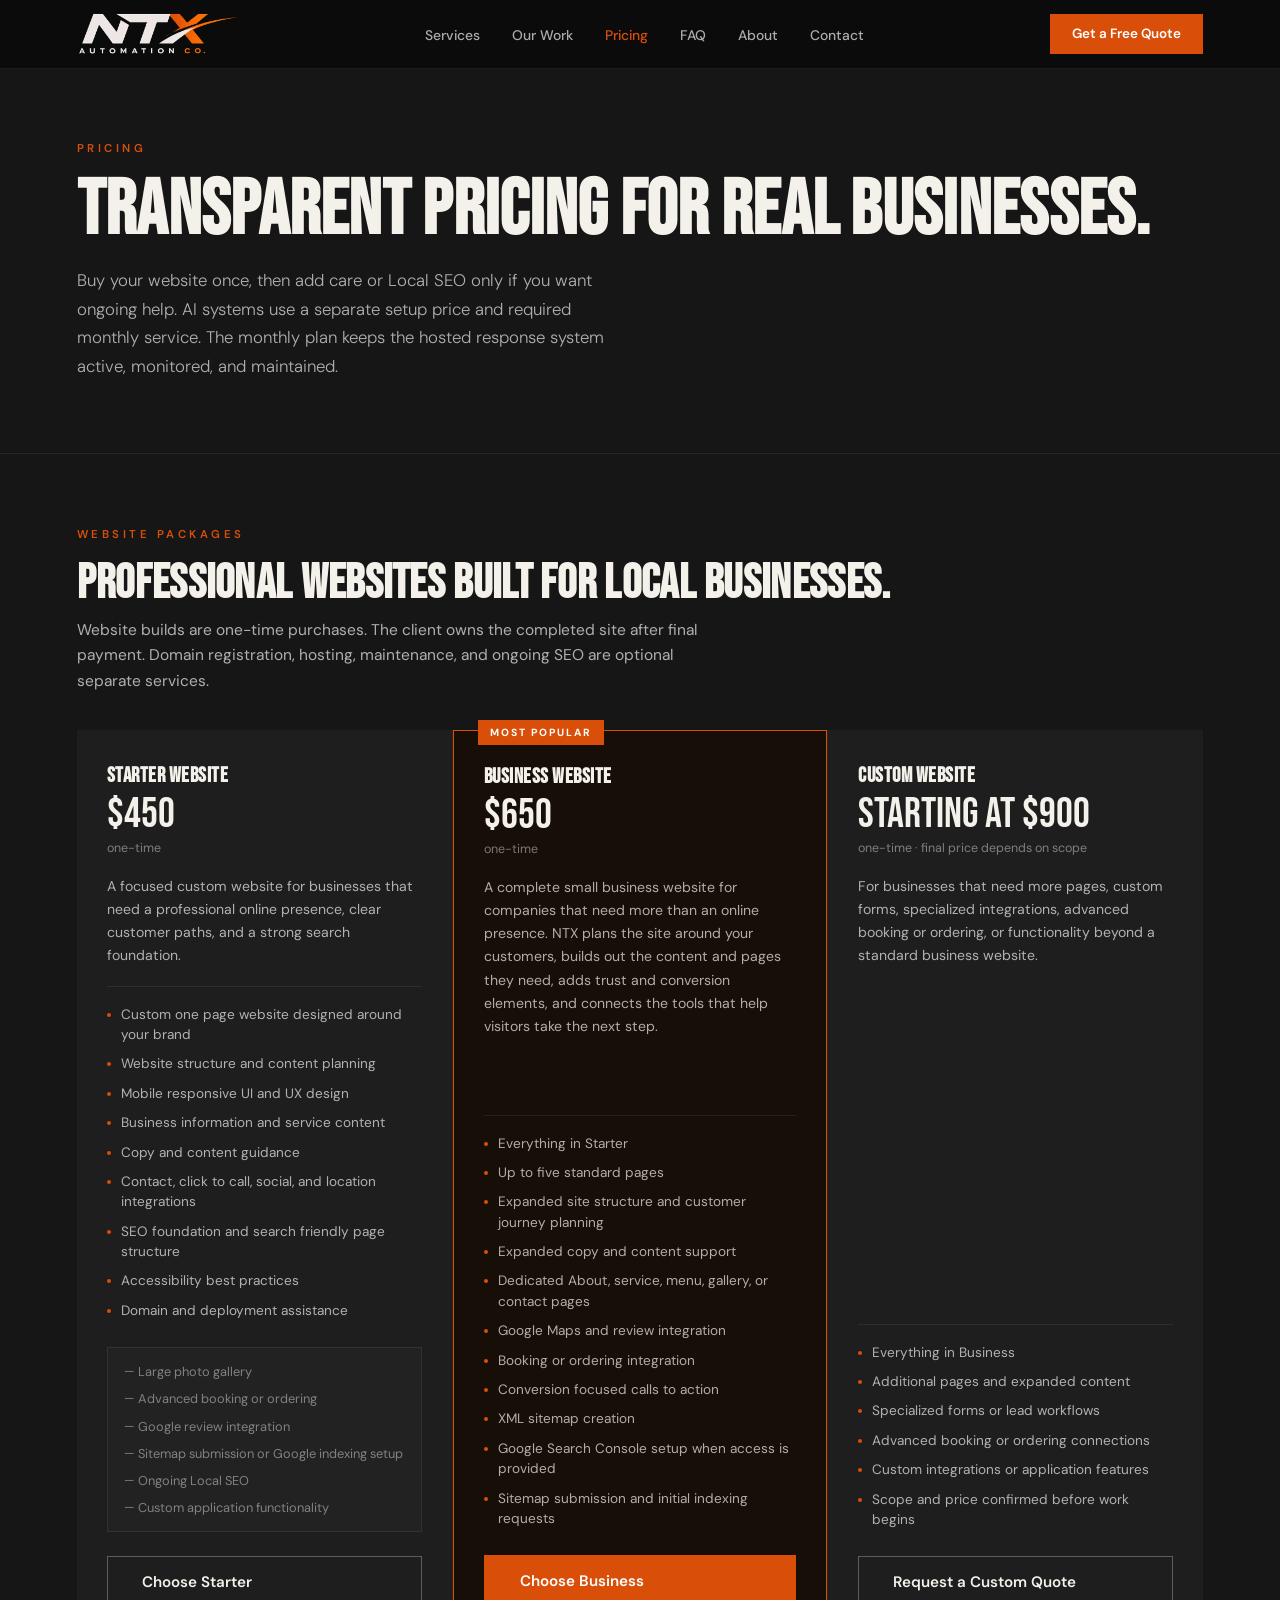
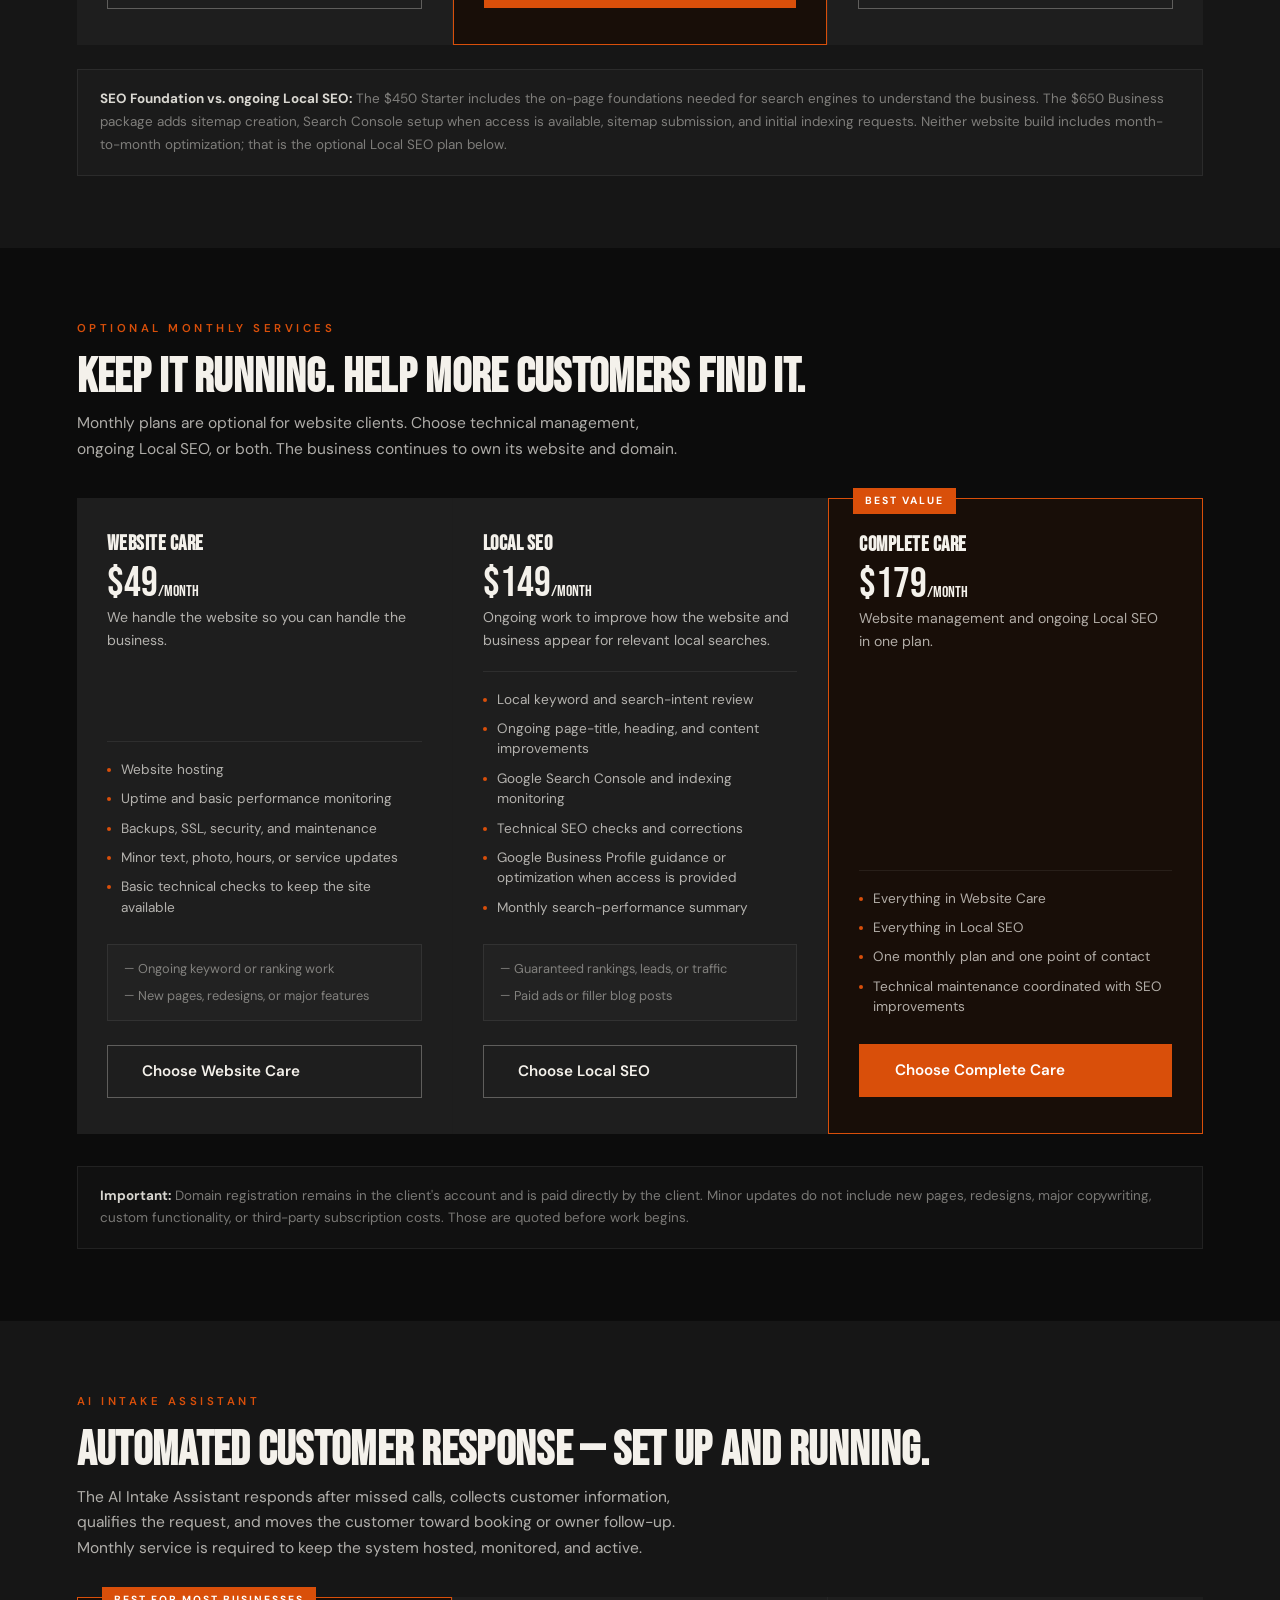
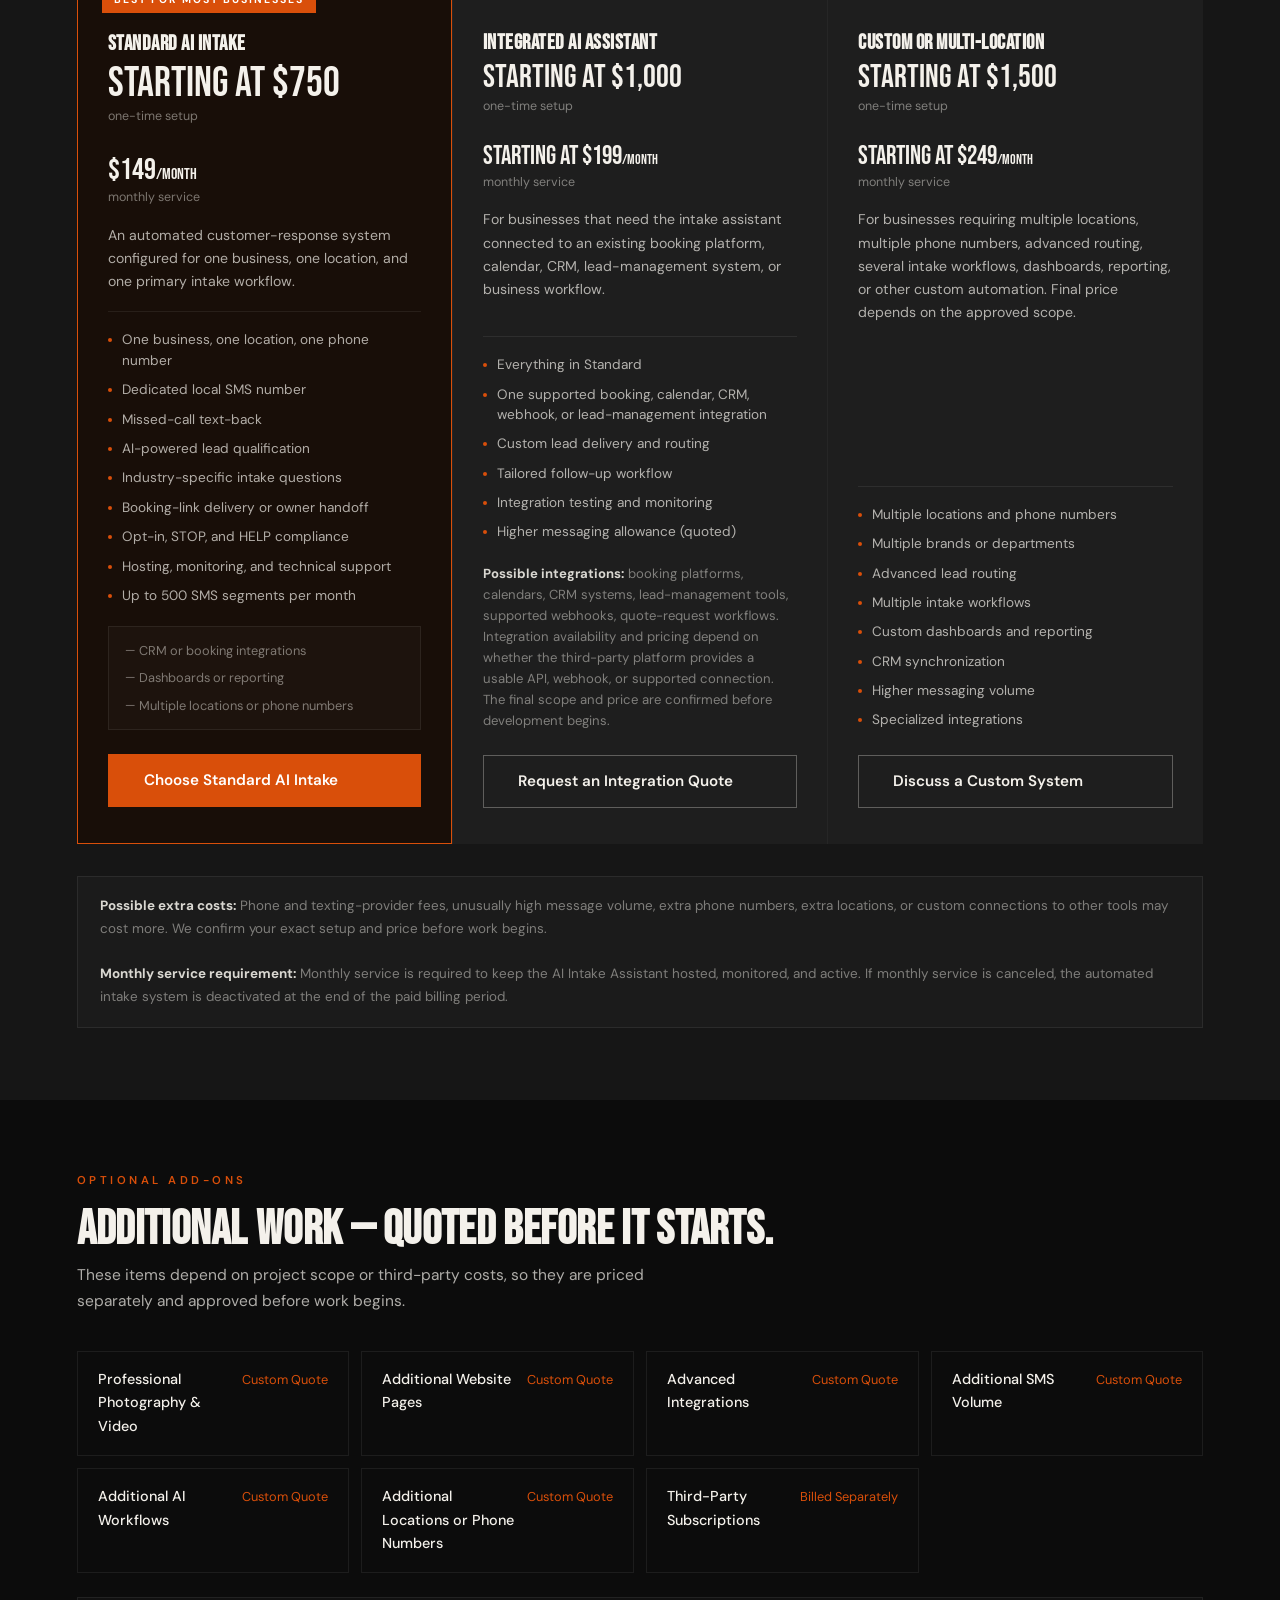
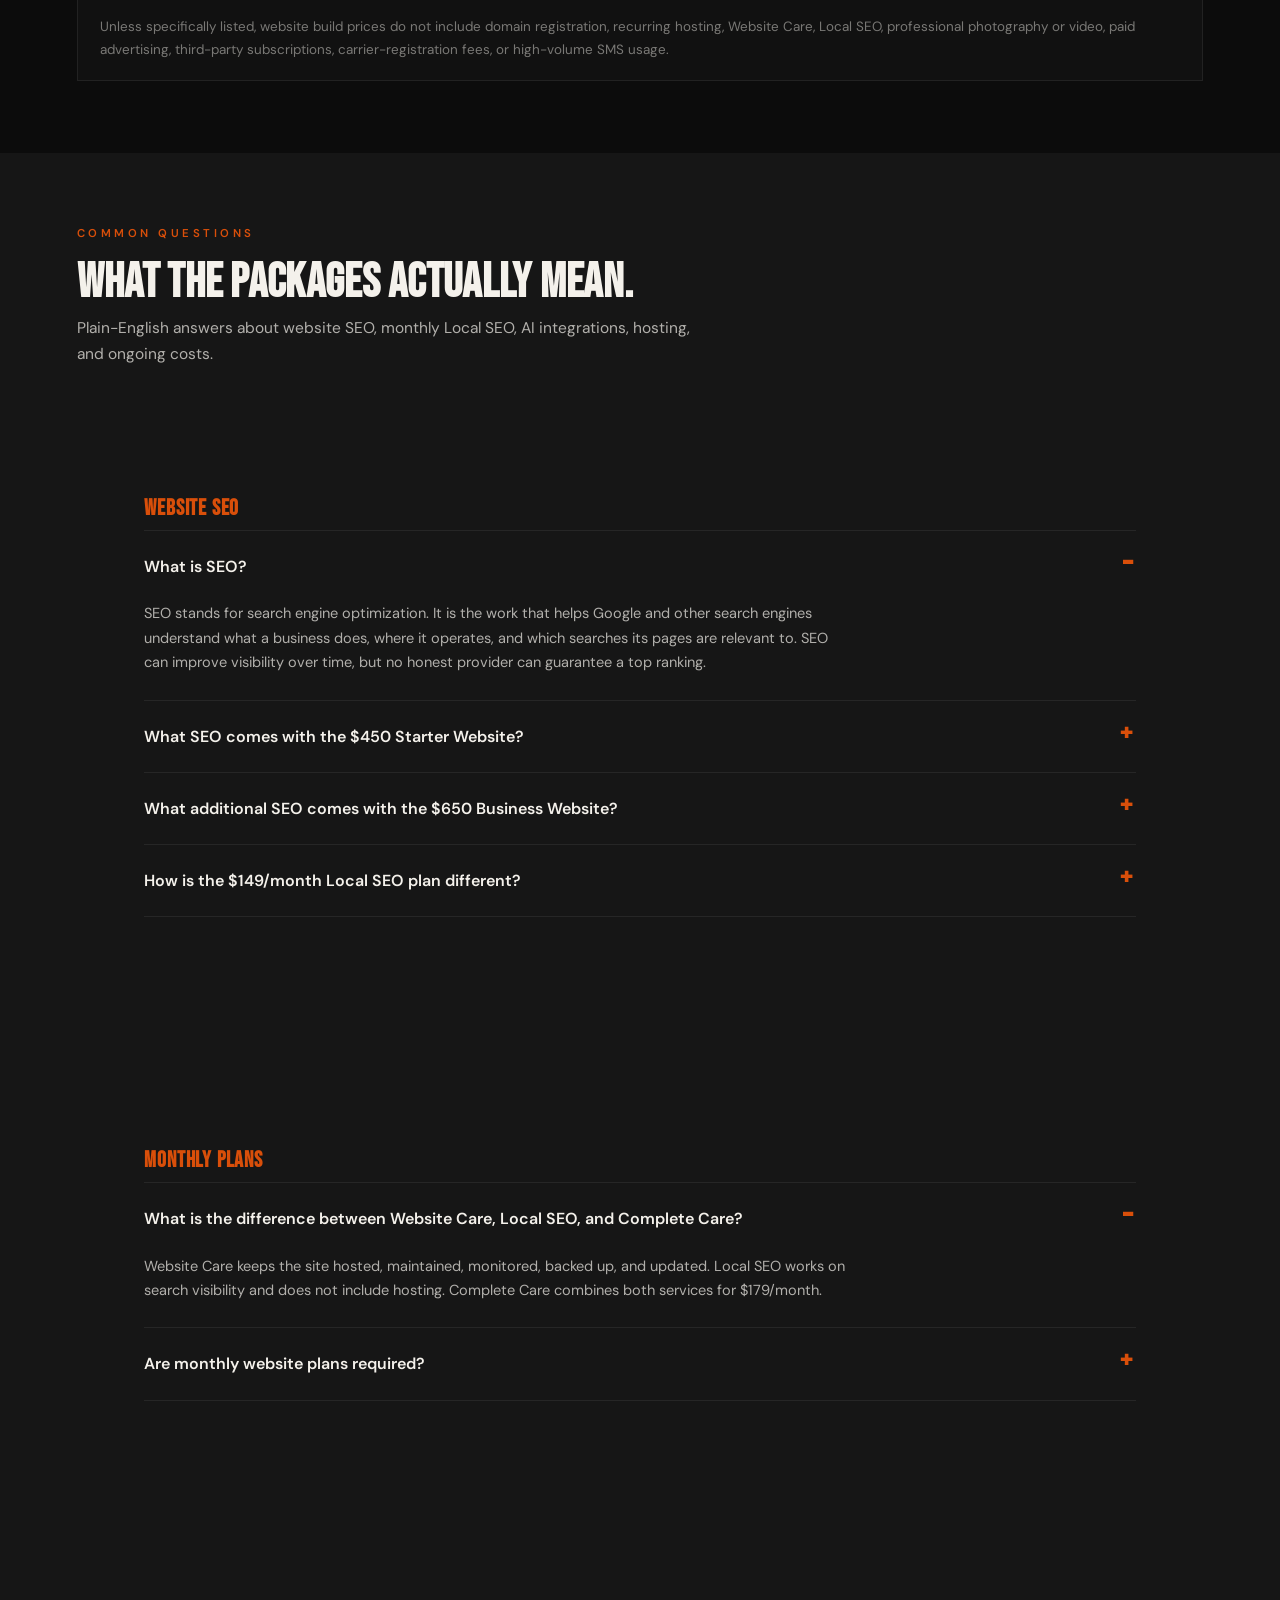
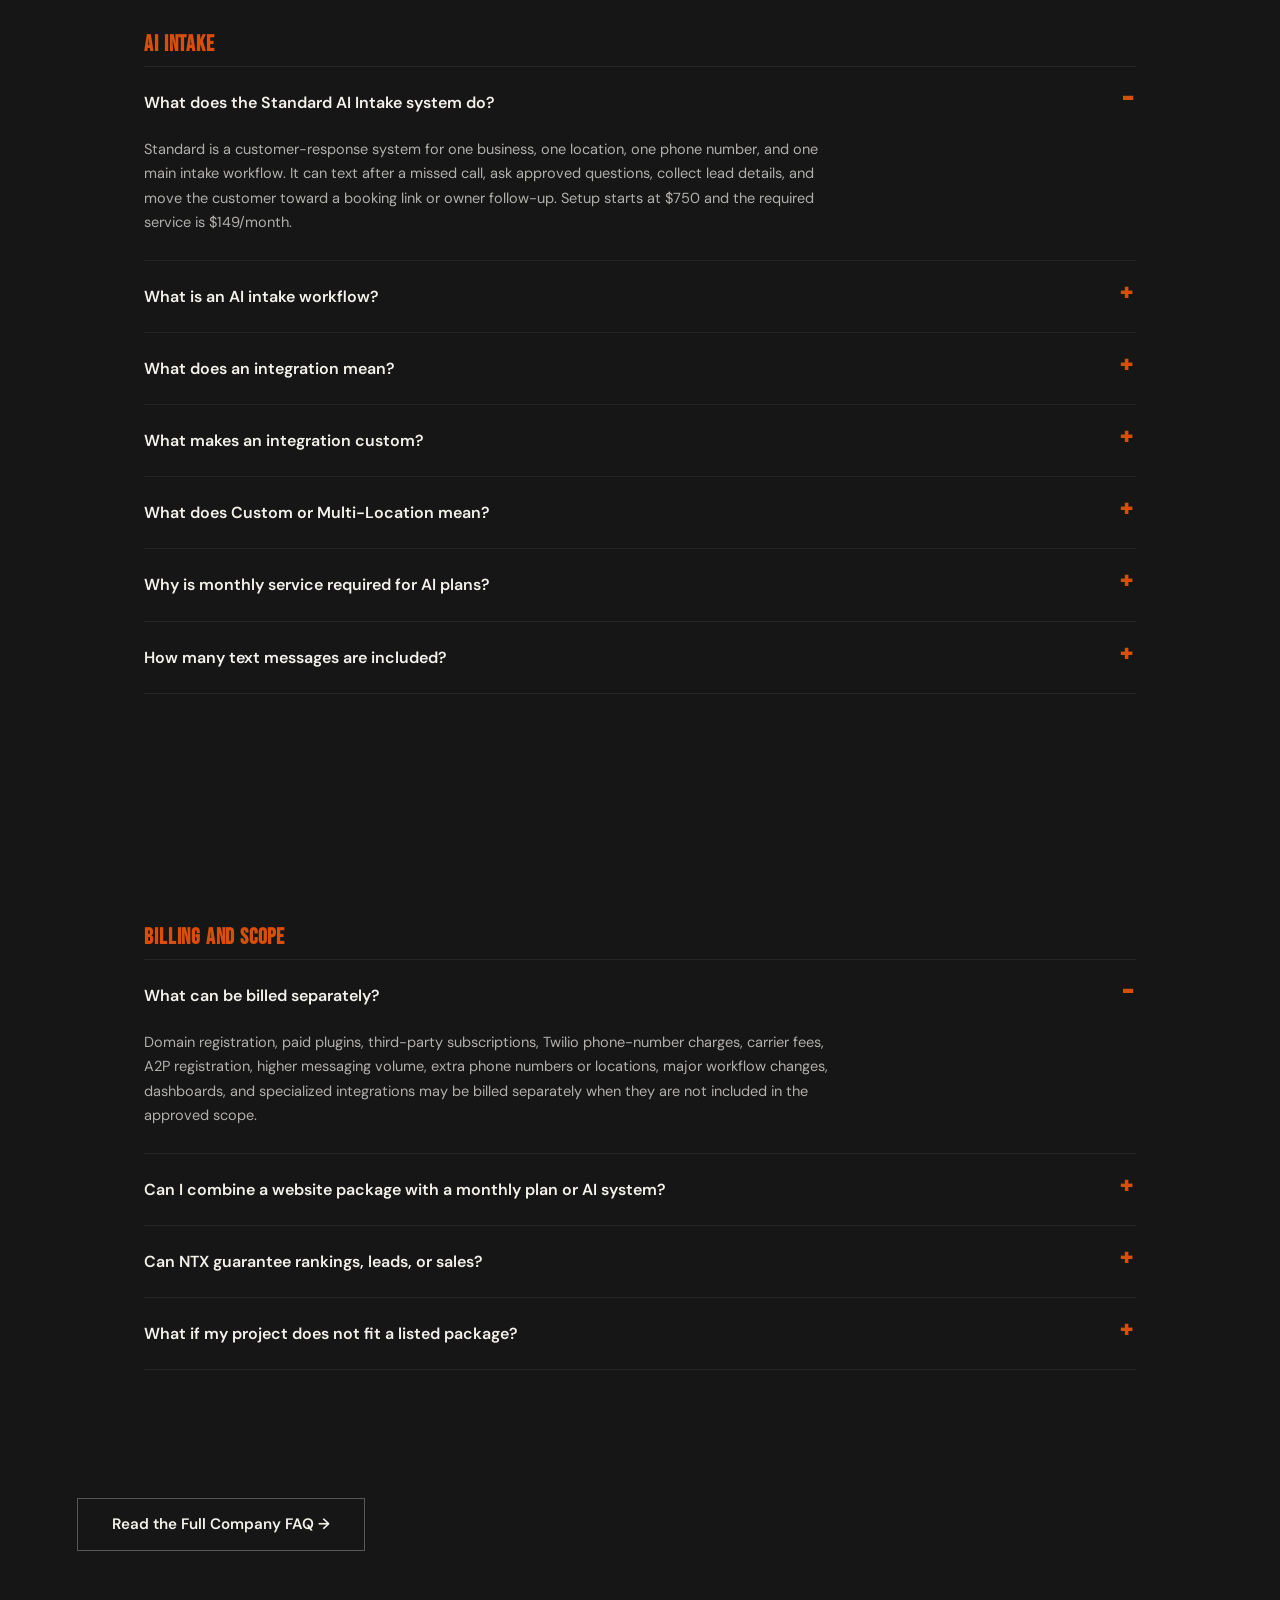
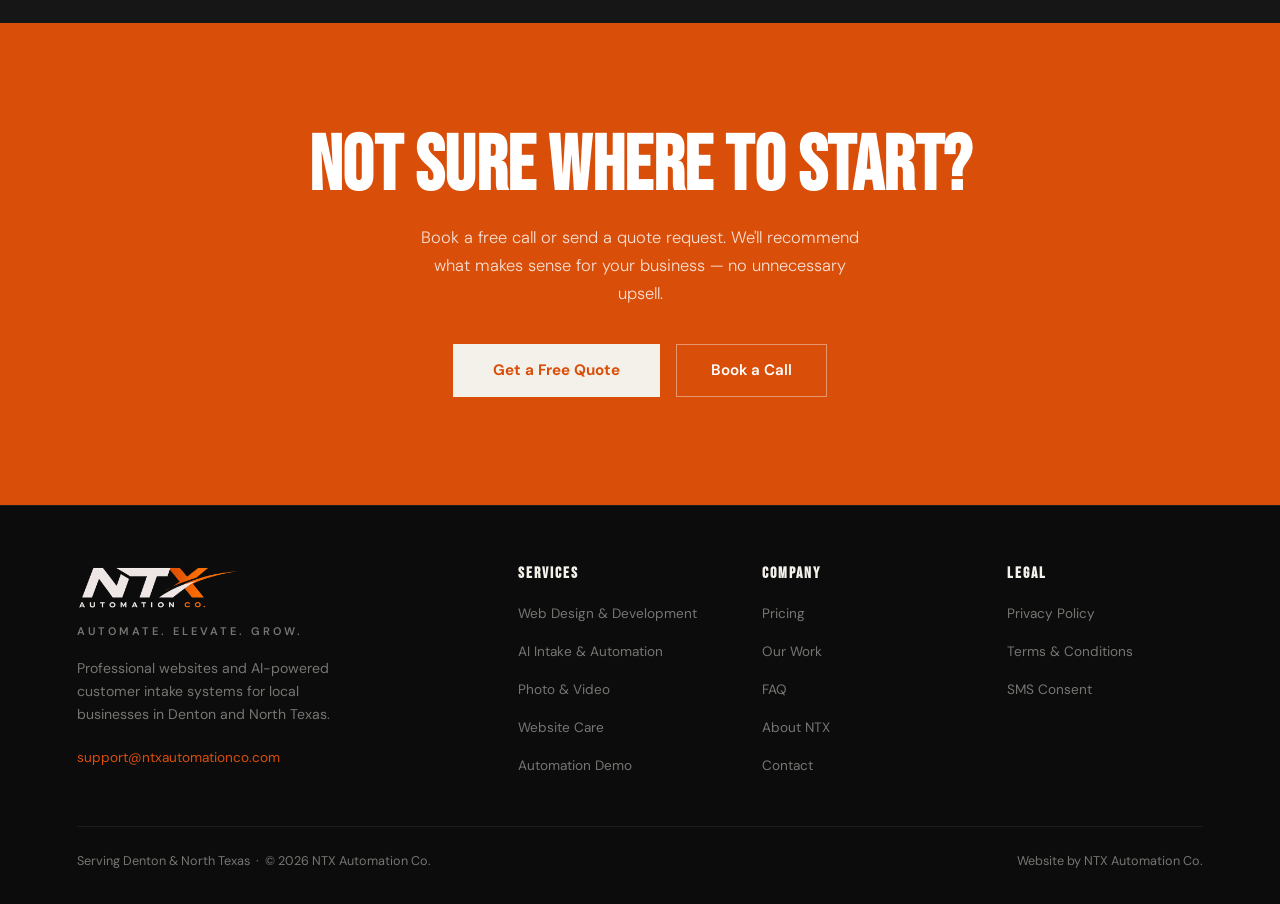
<file: packages.html>
<!DOCTYPE html>
<html lang="en">
<head>
<meta charset="UTF-8"/>
<meta name="viewport" content="width=device-width, initial-scale=1.0"/>
<title>Pricing | Websites &amp; AI Intake Assistant — NTX Automation Co., Denton TX</title>
<meta name="description" content="Transparent NTX Automation Co. pricing: websites from $450, optional website care from $49/month, Local SEO at $149/month, and AI Intake from $750 setup + $149/month."/>
<meta name="robots" content="index, follow"/>
<link rel="canonical" href="https://ntxautomationco.com/packages.html"/>
<meta name="theme-color" content="#d94f0a"/>
<meta property="og:title" content="Pricing — NTX Automation Co."/>
<meta property="og:description" content="Websites from $450, optional Website Care from $49/month, Local SEO at $149/month, and AI Intake from $750 setup + $149/month."/>
<meta property="og:url" content="https://ntxautomationco.com/packages.html"/>
<meta property="og:image" content="https://ntxautomationco.com/assets/og-image.jpg"/>
<meta property="og:image:width" content="1200"/>
<meta property="og:image:height" content="630"/>
<meta name="twitter:image" content="https://ntxautomationco.com/assets/og-image.jpg"/>
<meta property="og:type" content="website"/>
<meta name="twitter:card" content="summary_large_image"/>
<link rel="icon" href="/assets/favicon-32.png" type="image/png" sizes="32x32"/>
<link rel="icon" href="/assets/favicon-48.png" type="image/png" sizes="48x48"/>
<link rel="icon" href="/assets/favicon-96.png" type="image/png" sizes="96x96"/>
<link rel="icon" href="/assets/favicon-192.png" type="image/png" sizes="192x192"/>
<link rel="icon" href="/assets/ntx-icon-512.png" type="image/png" sizes="512x512"/>
<link rel="apple-touch-icon" href="/assets/apple-touch-icon.png"/>
<link rel="preconnect" href="https://fonts.googleapis.com"/>
<link rel="preconnect" href="https://fonts.gstatic.com" crossorigin/>
<link href="https://fonts.googleapis.com/css2?family=Bebas+Neue&family=DM+Sans:wght@300;400;500;600&display=swap" rel="stylesheet"/>
<link rel="stylesheet" href="/style.css"/>
<style>
.pricing-hero { padding: 140px 6% 72px; background: var(--gray); border-bottom: 1px solid var(--border); }
.pricing-hero h1 { font-family: 'Bebas Neue', sans-serif; font-size: clamp(3rem, 6vw, 5.2rem); line-height: 0.95; margin-bottom: 18px; }
.pricing-hero p { font-size: 1.05rem; color: var(--body); max-width: 540px; font-weight: 300; line-height: 1.72; }
.pricing-block { padding: 72px 6%; }
.pricing-block:nth-child(even) { background: var(--gray); }
.pricing-block:nth-child(odd) { background: var(--black); }
.pricing-block-header { margin-bottom: 36px; }
.pricing-block-header h2 { font-family: 'Bebas Neue', sans-serif; font-size: clamp(2rem, 4vw, 3rem); line-height: 0.97; margin-bottom: 10px; }
.pricing-block-header p { font-size: 0.97rem; color: var(--body); line-height: 1.65; max-width: 620px; }
.faq-list { display: flex; flex-direction: column; gap: 42px; }
.faq-group-title {
  font-family: 'Bebas Neue', sans-serif;
  font-size: 1.35rem;
  letter-spacing: 0.8px;
  color: var(--orange);
  margin-bottom: 10px;
}
.faq-group-items { border-top: 1px solid var(--border); }
.faq-item { border-bottom: 1px solid var(--border); }
.faq-item summary {
  position: relative;
  cursor: pointer;
  list-style: none;
  padding: 24px 58px 24px 0;
  font-family: 'DM Sans', sans-serif;
  font-size: 1rem;
  font-weight: 600;
  color: var(--white);
  line-height: 1.45;
}
.faq-item summary::-webkit-details-marker { display: none; }
.faq-item summary::after {
  content: '+';
  position: absolute;
  right: 4px;
  top: 18px;
  color: var(--orange);
  font-family: 'Bebas Neue', sans-serif;
  font-size: 1.9rem;
  line-height: 1;
  transition: transform 0.22s ease;
}
.faq-item[open] summary::after { content: '–'; }
.faq-item summary:hover { color: var(--body-strong); }
.faq-item summary:focus-visible { outline: 2px solid var(--orange); outline-offset: 4px; }
.faq-answer {
  max-width: 760px;
  padding: 0 58px 24px 0;
  animation: faqReveal 0.22s ease;
}
.faq-answer p { font-size: 0.91rem; color: var(--body); line-height: 1.68; }
@keyframes faqReveal {
  from { opacity: 0; transform: translateY(-6px); }
  to { opacity: 1; transform: translateY(0); }
}
@media (max-width: 580px) {
  .pricing-hero { padding: 110px 5% 52px; }
  .pricing-block { padding: 56px 5%; }
}
</style>
</head>
<body>
<main id="main-content">

<div class="pricing-hero">
  <span class="label">Pricing</span>
  <h1>Transparent Pricing for Real Businesses.</h1>
  <p>Buy your website once, then add care or Local SEO only if you want ongoing help. AI systems use a separate setup price and required monthly service. The monthly plan keeps the hosted response system active, monitored, and maintained.</p>
</div>

<!-- ══ 1. WEBSITE PACKAGES ══════════════════════════════════════ -->
<div class="pricing-block" id="website-pricing">
  <div class="pricing-block-header reveal">
    <span class="label">Website Packages</span>
    <h2>Professional Websites Built for Local Businesses.</h2>
    <p>Website builds are one-time purchases. The client owns the completed site after final payment. Domain registration, hosting, maintenance, and ongoing SEO are optional separate services.</p>
  </div>

  <div class="pricing-grid-3 reveal" style="margin-top:0;">

    <!-- Starter -->
    <div class="price-card">
      <h3>Starter Website</h3>
      <div class="price-amount">$450</div>
      <p class="price-cadence">one-time</p>
      <p class="price-desc">A focused custom website for businesses that need a professional online presence, clear customer paths, and a strong search foundation.</p>
      <ul class="price-includes">
        <li>Custom one page website designed around your brand</li>
        <li>Website structure and content planning</li>
        <li>Mobile responsive UI and UX design</li>
        <li>Business information and service content</li>
        <li>Copy and content guidance</li>
        <li>Contact, click to call, social, and location integrations</li>
        <li>SEO foundation and search friendly page structure</li>
        <li>Accessibility best practices</li>
        <li>Domain and deployment assistance</li>
      </ul>
      <ul class="price-not-includes">
        <li>Large photo gallery</li>
        <li>Advanced booking or ordering</li>
        <li>Google review integration</li>
        <li>Sitemap submission or Google indexing setup</li>
        <li>Ongoing Local SEO</li>
        <li>Custom application functionality</li>
      </ul>
      <a href="/contact.html?pkg=starter" class="btn-ghost">Choose Starter</a>
    </div>

    <!-- Business — featured -->
    <div class="price-card featured">
      <div class="plan-badge">Most Popular</div>
      <h3>Business Website</h3>
      <div class="price-amount">$650</div>
      <p class="price-cadence">one-time</p>
      <p class="price-desc">A complete small business website for companies that need more than an online presence. NTX plans the site around your customers, builds out the content and pages they need, adds trust and conversion elements, and connects the tools that help visitors take the next step.</p>
      <ul class="price-includes">
        <li>Everything in Starter</li>
        <li>Up to five standard pages</li>
        <li>Expanded site structure and customer journey planning</li>
        <li>Expanded copy and content support</li>
        <li>Dedicated About, service, menu, gallery, or contact pages</li>
        <li>Google Maps and review integration</li>
        <li>Booking or ordering integration</li>
        <li>Conversion focused calls to action</li>
        <li>XML sitemap creation</li>
        <li>Google Search Console setup when access is provided</li>
        <li>Sitemap submission and initial indexing requests</li>
      </ul>
      <a href="/contact.html?pkg=business" class="btn-primary">Choose Business</a>
    </div>

    <!-- Custom -->
    <div class="price-card">
      <h3>Custom Website</h3>
      <div class="price-amount">Starting at $900</div>
      <p class="price-cadence">one-time · final price depends on scope</p>
      <p class="price-desc">For businesses that need more pages, custom forms, specialized integrations, advanced booking or ordering, or functionality beyond a standard business website.</p>
      <ul class="price-includes">
        <li>Everything in Business</li>
        <li>Additional pages and expanded content</li>
        <li>Specialized forms or lead workflows</li>
        <li>Advanced booking or ordering connections</li>
        <li>Custom integrations or application features</li>
        <li>Scope and price confirmed before work begins</li>
      </ul>
      <a href="/contact.html?pkg=custom-website" class="btn-ghost">Request a Custom Quote</a>
    </div>

  </div>

  <div class="pricing-disclosure reveal" style="margin-top:24px;">
    <strong>SEO Foundation vs. ongoing Local SEO:</strong> The $450 Starter includes the on-page foundations needed for search engines to understand the business. The $650 Business package adds sitemap creation, Search Console setup when access is available, sitemap submission, and initial indexing requests. Neither website build includes month-to-month optimization; that is the optional Local SEO plan below.
  </div>
</div>

<!-- ══ 2. OPTIONAL MONTHLY SERVICES ════════════════════════════ -->
<div class="pricing-block" id="monthly-pricing">
  <div class="pricing-block-header reveal">
    <span class="label">Optional Monthly Services</span>
    <h2>Keep It Running. Help More Customers Find It.</h2>
    <p>Monthly plans are optional for website clients. Choose technical management, ongoing Local SEO, or both. The business continues to own its website and domain.</p>
  </div>

  <div class="pricing-grid-3 reveal" style="margin-top:0;">
    <div class="price-card">
      <h3>Website Care</h3>
      <div class="price-amount">$49<span style="font-size:1rem;">/month</span></div>
      <p class="price-desc">We handle the website so you can handle the business.</p>
      <ul class="price-includes">
        <li>Website hosting</li>
        <li>Uptime and basic performance monitoring</li>
        <li>Backups, SSL, security, and maintenance</li>
        <li>Minor text, photo, hours, or service updates</li>
        <li>Basic technical checks to keep the site available</li>
      </ul>
      <ul class="price-not-includes">
        <li>Ongoing keyword or ranking work</li>
        <li>New pages, redesigns, or major features</li>
      </ul>
      <a href="/contact.html?pkg=website-care" class="btn-ghost">Choose Website Care</a>
    </div>

    <div class="price-card">
      <h3>Local SEO</h3>
      <div class="price-amount">$149<span style="font-size:1rem;">/month</span></div>
      <p class="price-desc">Ongoing work to improve how the website and business appear for relevant local searches.</p>
      <ul class="price-includes">
        <li>Local keyword and search-intent review</li>
        <li>Ongoing page-title, heading, and content improvements</li>
        <li>Google Search Console and indexing monitoring</li>
        <li>Technical SEO checks and corrections</li>
        <li>Google Business Profile guidance or optimization when access is provided</li>
        <li>Monthly search-performance summary</li>
      </ul>
      <ul class="price-not-includes">
        <li>Guaranteed rankings, leads, or traffic</li>
        <li>Paid ads or filler blog posts</li>
      </ul>
      <a href="/contact.html?pkg=local-seo" class="btn-ghost">Choose Local SEO</a>
    </div>

    <div class="price-card featured">
      <div class="plan-badge">Best Value</div>
      <h3>Complete Care</h3>
      <div class="price-amount">$179<span style="font-size:1rem;">/month</span></div>
      <p class="price-desc">Website management and ongoing Local SEO in one plan.</p>
      <ul class="price-includes">
        <li>Everything in Website Care</li>
        <li>Everything in Local SEO</li>
        <li>One monthly plan and one point of contact</li>
        <li>Technical maintenance coordinated with SEO improvements</li>
      </ul>
      <a href="/contact.html?pkg=complete-care" class="btn-primary">Choose Complete Care</a>
    </div>
  </div>

  <div class="pricing-disclosure reveal">
    <strong>Important:</strong> Domain registration remains in the client's account and is paid directly by the client. Minor updates do not include new pages, redesigns, major copywriting, custom functionality, or third-party subscription costs. Those are quoted before work begins.
  </div>
</div>

<!-- ══ 3. AI INTAKE ASSISTANT PLANS ════════════════════════════ -->
<div class="pricing-block" id="ai-pricing">
  <div class="pricing-block-header reveal">
    <span class="label">AI Intake Assistant</span>
    <h2>Automated Customer Response — Set Up and Running.</h2>
    <p>The AI Intake Assistant responds after missed calls, collects customer information, qualifies the request, and moves the customer toward booking or owner follow-up. Monthly service is required to keep the system hosted, monitored, and active.</p>
  </div>

  <div class="pricing-grid-3 reveal" style="margin-top:0;">

    <!-- Standard -->
    <div class="price-card featured">
      <div class="plan-badge">Best for Most Businesses</div>
      <h3>Standard AI Intake</h3>
      <div class="price-amount">Starting at $750</div>
      <p class="price-cadence">one-time setup</p>
      <div class="price-amount" style="font-size:1.9rem;margin-top:12px;">$149<span style="font-size:1rem;">/month</span></div>
      <p class="price-cadence" style="margin-bottom:16px;">monthly service</p>
      <p class="price-desc">An automated customer-response system configured for one business, one location, and one primary intake workflow.</p>
      <ul class="price-includes" style="margin-bottom:20px;">
        <li>One business, one location, one phone number</li>
        <li>Dedicated local SMS number</li>
        <li>Missed-call text-back</li>
        <li>AI-powered lead qualification</li>
        <li>Industry-specific intake questions</li>
        <li>Booking-link delivery or owner handoff</li>
        <li>Opt-in, STOP, and HELP compliance</li>
        <li>Hosting, monitoring, and technical support</li>
        <li>Up to 500 SMS segments per month</li>
      </ul>
      <ul class="price-not-includes" style="margin-bottom:24px;">
        <li>CRM or booking integrations</li>
        <li>Dashboards or reporting</li>
        <li>Multiple locations or phone numbers</li>
      </ul>
      <a href="/contact.html?pkg=ai-standard" class="btn-primary">Choose Standard AI Intake</a>
    </div>

    <!-- Integrated -->
    <div class="price-card">
      <h3>Integrated AI Assistant</h3>
      <div class="price-amount" style="font-size:2rem;">Starting at $1,000</div>
      <p class="price-cadence">one-time setup</p>
      <div class="price-amount" style="font-size:1.6rem;margin-top:12px;">Starting at $199<span style="font-size:0.9rem;">/month</span></div>
      <p class="price-cadence" style="margin-bottom:16px;">monthly service</p>
      <p class="price-desc">For businesses that need the intake assistant connected to an existing booking platform, calendar, CRM, lead-management system, or business workflow.</p>
      <ul class="price-includes" style="margin-bottom:20px;">
        <li>Everything in Standard</li>
        <li>One supported booking, calendar, CRM, webhook, or lead-management integration</li>
        <li>Custom lead delivery and routing</li>
        <li>Tailored follow-up workflow</li>
        <li>Integration testing and monitoring</li>
        <li>Higher messaging allowance (quoted)</li>
      </ul>
      <p style="font-size:0.82rem;color:var(--muted);line-height:1.6;margin-bottom:24px;">
        <strong style="color:var(--body-strong);">Possible integrations:</strong> booking platforms, calendars, CRM systems, lead-management tools, supported webhooks, quote-request workflows. Integration availability and pricing depend on whether the third-party platform provides a usable API, webhook, or supported connection. The final scope and price are confirmed before development begins.
      </p>
      <a href="/contact.html?pkg=ai-integrated" class="btn-ghost">Request an Integration Quote</a>
    </div>

    <!-- Custom / Multi-Location -->
    <div class="price-card">
      <h3>Custom or Multi-Location</h3>
      <div class="price-amount" style="font-size:2rem;">Starting at $1,500</div>
      <p class="price-cadence">one-time setup</p>
      <div class="price-amount" style="font-size:1.6rem;margin-top:12px;">Starting at $249<span style="font-size:0.9rem;">/month</span></div>
      <p class="price-cadence" style="margin-bottom:16px;">monthly service</p>
      <p class="price-desc">For businesses requiring multiple locations, multiple phone numbers, advanced routing, several intake workflows, dashboards, reporting, or other custom automation. Final price depends on the approved scope.</p>
      <ul class="price-includes" style="margin-bottom:24px;">
        <li>Multiple locations and phone numbers</li>
        <li>Multiple brands or departments</li>
        <li>Advanced lead routing</li>
        <li>Multiple intake workflows</li>
        <li>Custom dashboards and reporting</li>
        <li>CRM synchronization</li>
        <li>Higher messaging volume</li>
        <li>Specialized integrations</li>
      </ul>
      <a href="/contact.html?pkg=ai-custom" class="btn-ghost">Discuss a Custom System</a>
    </div>

  </div>

  <!-- AI Disclosure -->
  <div class="pricing-disclosure reveal">
    <strong>Possible extra costs:</strong> Phone and texting-provider fees, unusually high message volume, extra phone numbers, extra locations, or custom connections to other tools may cost more. We confirm your exact setup and price before work begins.<br/><br/>
    <strong>Monthly service requirement:</strong> Monthly service is required to keep the AI Intake Assistant hosted, monitored, and active. If monthly service is canceled, the automated intake system is deactivated at the end of the paid billing period.
  </div>
</div>

<!-- ══ 4. OPTIONAL ADD-ONS ════════════════════════════════════ -->
<div class="pricing-block" id="addons">
  <div class="pricing-block-header reveal">
    <span class="label">Optional Add-Ons</span>
    <h2>Additional Work — Quoted Before It Starts.</h2>
    <p>These items depend on project scope or third-party costs, so they are priced separately and approved before work begins.</p>
  </div>
  <div class="addons-grid reveal">
    <div class="addon-item"><span class="addon-name">Professional Photography &amp; Video</span><span class="addon-price">Custom Quote</span></div>
    <div class="addon-item"><span class="addon-name">Additional Website Pages</span><span class="addon-price">Custom Quote</span></div>
    <div class="addon-item"><span class="addon-name">Advanced Integrations</span><span class="addon-price">Custom Quote</span></div>
    <div class="addon-item"><span class="addon-name">Additional SMS Volume</span><span class="addon-price">Custom Quote</span></div>
    <div class="addon-item"><span class="addon-name">Additional AI Workflows</span><span class="addon-price">Custom Quote</span></div>
    <div class="addon-item"><span class="addon-name">Additional Locations or Phone Numbers</span><span class="addon-price">Custom Quote</span></div>
    <div class="addon-item"><span class="addon-name">Third-Party Subscriptions</span><span class="addon-price">Billed Separately</span></div>
  </div>
  <div class="pricing-disclosure reveal" style="margin-top:24px;">
    Unless specifically listed, website build prices do not include domain registration, recurring hosting, Website Care, Local SEO, professional photography or video, paid advertising, third-party subscriptions, carrier-registration fees, or high-volume SMS usage.
  </div>
</div>

<!-- ══ 5. FAQ ════════════════════════════════════════════════ -->
<div class="pricing-block" id="pricing-faq">
  <div class="pricing-block-header reveal">
    <span class="label">Common Questions</span>
    <h2>What the Packages Actually Mean.</h2>
    <p>Plain-English answers about website SEO, monthly Local SEO, AI integrations, hosting, and ongoing costs.</p>
  </div>
  <div class="faq-list">

    <section class="faq-group" aria-labelledby="faq-web-seo">
      <h3 class="faq-group-title" id="faq-web-seo">Website SEO</h3>
      <div class="faq-group-items">
        <details class="faq-item reveal" open>
          <summary>What is SEO?</summary>
          <div class="faq-answer"><p>SEO stands for search engine optimization. It is the work that helps Google and other search engines understand what a business does, where it operates, and which searches its pages are relevant to. SEO can improve visibility over time, but no honest provider can guarantee a top ranking.</p></div>
        </details>
        <details class="faq-item reveal">
          <summary>What SEO comes with the $450 Starter Website?</summary>
          <div class="faq-answer"><p>The Starter includes an SEO Foundation: primary service and location keywords, a clear page title and description, organized headings and content, mobile-friendly structure, image descriptions where appropriate, and basic speed and accessibility foundations. It prepares the page to be understood by search engines; it does not include sitemap submission, Search Console setup, or monthly optimization.</p></div>
        </details>
        <details class="faq-item reveal">
          <summary>What additional SEO comes with the $650 Business Website?</summary>
          <div class="faq-answer"><p>The Business package includes everything in the Starter SEO Foundation, plus an XML sitemap, Google Search Console setup when the client provides access, sitemap submission, and initial indexing requests for the site's main pages. Indexing requests tell Google the pages exist; Google still decides when and whether to index or rank them.</p></div>
        </details>
        <details class="faq-item reveal">
          <summary>How is the $149/month Local SEO plan different?</summary>
          <div class="faq-answer"><p>A website build is the initial setup. Local SEO is ongoing work: reviewing how customers search, monitoring Search Console and indexing, improving page content and technical details, adjusting local keyword targeting, and reporting what changed. NTX focuses on useful improvements, not filler blog posts written only to make the plan look busy.</p></div>
        </details>
      </div>
    </section>

    <section class="faq-group" aria-labelledby="faq-monthly-plans">
      <h3 class="faq-group-title" id="faq-monthly-plans">Monthly Plans</h3>
      <div class="faq-group-items">
        <details class="faq-item reveal" open>
          <summary>What is the difference between Website Care, Local SEO, and Complete Care?</summary>
          <div class="faq-answer"><p>Website Care keeps the site hosted, maintained, monitored, backed up, and updated. Local SEO works on search visibility and does not include hosting. Complete Care combines both services for $179/month.</p></div>
        </details>
        <details class="faq-item reveal">
          <summary>Are monthly website plans required?</summary>
          <div class="faq-answer"><p>No. The Starter, Business, and Custom website builds are one-time purchases. Monthly Website Care or Local SEO can be added if the client wants NTX to keep managing or improving the site.</p></div>
        </details>
      </div>
    </section>

    <section class="faq-group" aria-labelledby="faq-ai-intake">
      <h3 class="faq-group-title" id="faq-ai-intake">AI Intake</h3>
      <div class="faq-group-items">
        <details class="faq-item reveal" open>
          <summary>What does the Standard AI Intake system do?</summary>
          <div class="faq-answer"><p>Standard is a customer-response system for one business, one location, one phone number, and one main intake workflow. It can text after a missed call, ask approved questions, collect lead details, and move the customer toward a booking link or owner follow-up. Setup starts at $750 and the required service is $149/month.</p></div>
        </details>
        <details class="faq-item reveal">
          <summary>What is an AI intake workflow?</summary>
          <div class="faq-answer"><p>A workflow is the approved path the assistant follows: which questions it asks, how it responds to common answers, what information it collects, and what happens next. For example, a roofer may collect the service address, type of damage, urgency, and preferred inspection time before sending the lead to the owner.</p></div>
        </details>
        <details class="faq-item reveal">
          <summary>What does an integration mean?</summary>
          <div class="faq-answer"><p>An integration connects the intake assistant to another supported system so information can move automatically. Examples include creating a calendar event, sending a lead to a CRM, triggering a supported booking flow, or delivering structured lead data through a webhook. The Integrated plan includes one supported connection; availability depends on what the third-party platform allows.</p></div>
        </details>
        <details class="faq-item reveal">
          <summary>What makes an integration custom?</summary>
          <div class="faq-answer"><p>A custom integration needs special API or webhook logic, connects multiple systems, maps unusual data, or follows business-specific routing rules. That work is scoped separately because every platform and workflow is different.</p></div>
        </details>
        <details class="faq-item reveal">
          <summary>What does Custom or Multi-Location mean?</summary>
          <div class="faq-answer"><p>It covers systems with more than one location, phone number, brand, department, or intake workflow. It can also include advanced routing, dashboards, reporting, higher message volume, CRM synchronization, or specialized integrations. Setup starts at $1,500 and monthly service starts at $249.</p></div>
        </details>
        <details class="faq-item reveal">
          <summary>Why is monthly service required for AI plans?</summary>
          <div class="faq-answer"><p>The assistant needs active hosting, monitoring, maintenance, phone and messaging infrastructure, and ongoing technical support to operate. If the monthly service is canceled, the hosted automation is deactivated at the end of the paid billing period.</p></div>
        </details>
        <details class="faq-item reveal">
          <summary>How many text messages are included?</summary>
          <div class="faq-answer"><p>Standard includes up to 500 SMS segments per month. A long message may use more than one segment. Higher usage can cost more and is quoted based on expected or actual volume.</p></div>
        </details>
      </div>
    </section>

    <section class="faq-group" aria-labelledby="faq-billing-scope">
      <h3 class="faq-group-title" id="faq-billing-scope">Billing and Scope</h3>
      <div class="faq-group-items">
        <details class="faq-item reveal" open>
          <summary>What can be billed separately?</summary>
          <div class="faq-answer"><p>Domain registration, paid plugins, third-party subscriptions, Twilio phone-number charges, carrier fees, A2P registration, higher messaging volume, extra phone numbers or locations, major workflow changes, dashboards, and specialized integrations may be billed separately when they are not included in the approved scope.</p></div>
        </details>
        <details class="faq-item reveal">
          <summary>Can I combine a website package with a monthly plan or AI system?</summary>
          <div class="faq-answer"><p>Yes. A client can buy a website and separately add Website Care, Local SEO, Complete Care, or an AI Intake system. The quote form separates the main project from the optional monthly website plan so both can be selected.</p></div>
        </details>
        <details class="faq-item reveal">
          <summary>Can NTX guarantee rankings, leads, or sales?</summary>
          <div class="faq-answer"><p>No. NTX can build the foundation, improve the site, monitor search performance, and operate the agreed automation, but search engines, competition, customer demand, and third-party platforms are outside NTX's control.</p></div>
        </details>
        <details class="faq-item reveal">
          <summary>What if my project does not fit a listed package?</summary>
          <div class="faq-answer"><p>Request a custom quote. NTX will define the pages, features, integrations, recurring services, third-party costs, and exact price before work begins.</p></div>
        </details>
      </div>
    </section>

  </div>
  <div style="margin-top:32px;" class="reveal">
    <a href="/faq.html" class="btn-ghost">Read the Full Company FAQ →</a>
  </div>
</div>

<!-- ══ FINAL CTA ══════════════════════════════════════════════ -->
<section class="final-cta" aria-labelledby="pkg-cta-heading">
  <h2 id="pkg-cta-heading">Not Sure Where to Start?</h2>
  <p>Book a free call or send a quote request. We'll recommend what makes sense for your business — no unnecessary upsell.</p>
  <div class="final-cta-actions">
    <a href="/contact.html" class="btn-white">Get a Free Quote</a>
    <a href="https://calendly.com/nichonmarshall/15min" target="_blank" rel="noopener"
       class="btn-ghost" style="border-color:rgba(255,255,255,0.4);color:#fff;">Book a Call</a>
  </div>
</section>

</main>
<script src="/components.js"></script>
</body>
</html>
</file>
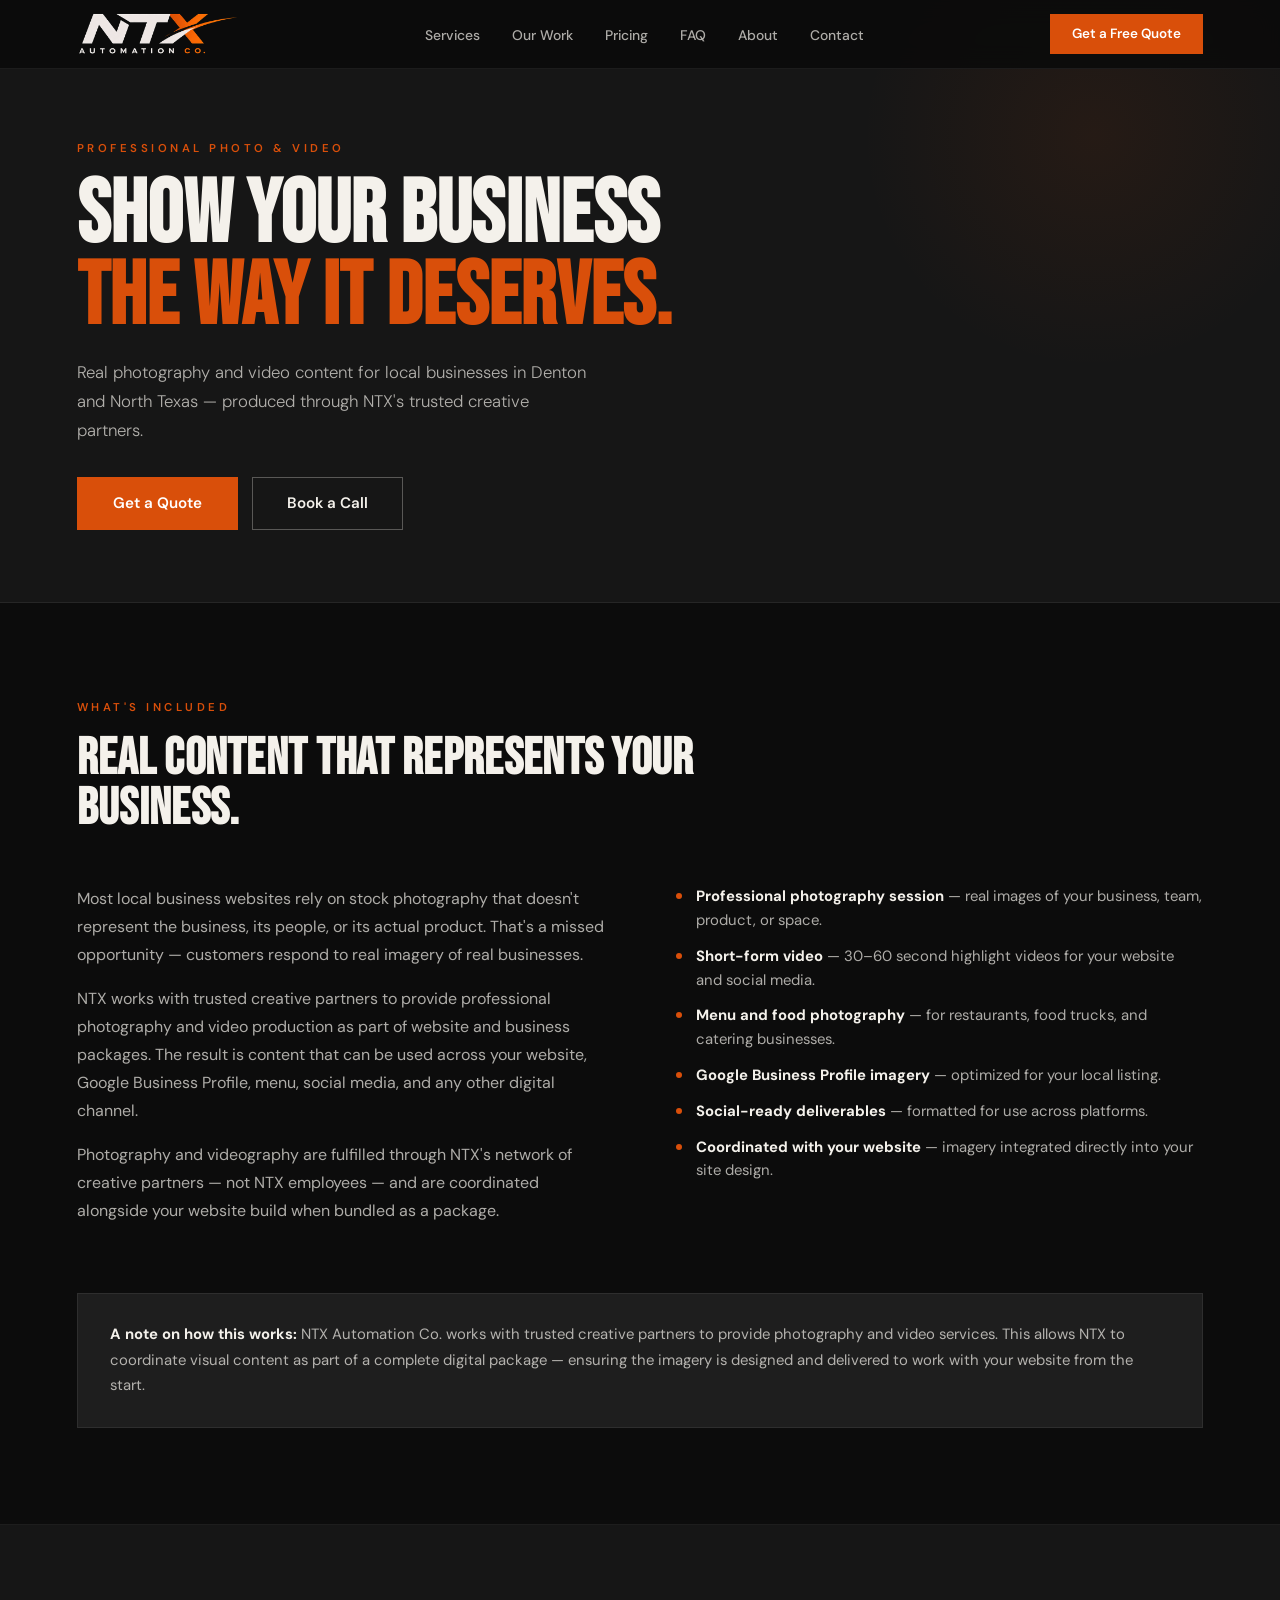
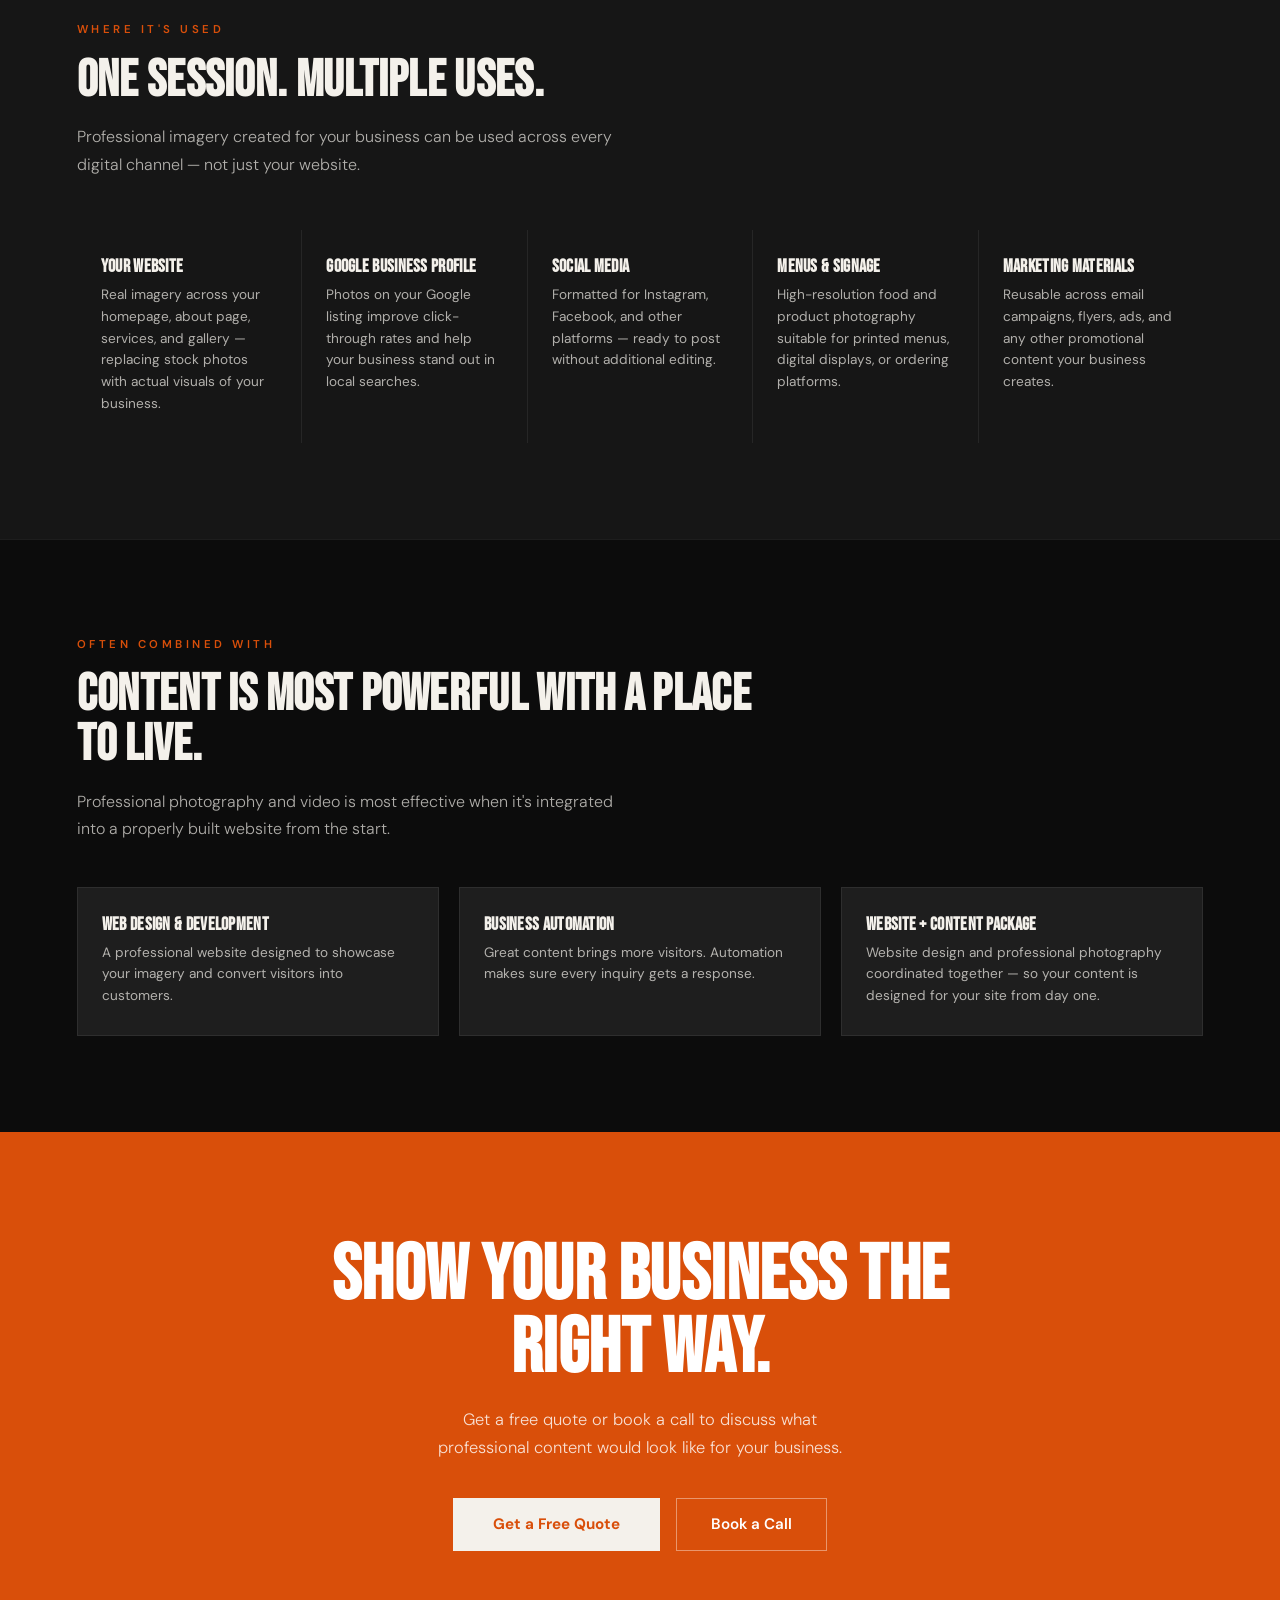
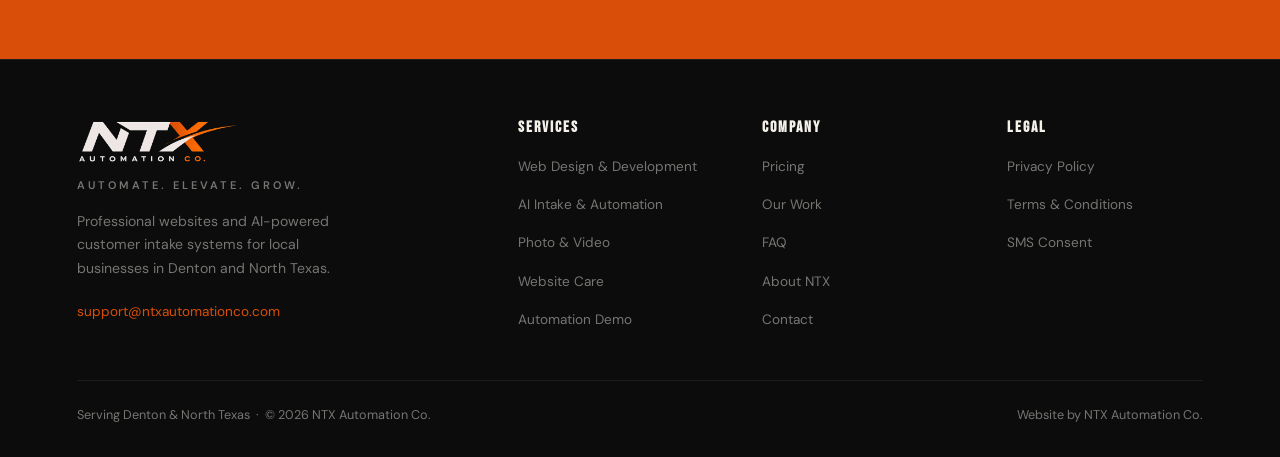
<file: photo-video.html>
<!DOCTYPE html>
<html lang="en">
<head>
<meta charset="UTF-8"/>
<meta name="viewport" content="width=device-width, initial-scale=1.0"/>
<title>Professional Photography &amp; Video for Local Businesses | NTX Automation Co. — Denton, TX</title>
<meta name="description" content="Professional photography and video content for local businesses in Denton and North Texas. Real imagery for your website, menus, Google profile, and social media."/>
<meta name="robots" content="index, follow"/>
<link rel="canonical" href="https://ntxautomationco.com/photo-video.html"/>
<meta name="theme-color" content="#d94f0a"/>
<meta property="og:title" content="Professional Photo &amp; Video — NTX Automation Co., Denton TX"/>
<meta property="og:description" content="Real photography and video for local businesses in Denton and North Texas — produced through NTX's trusted creative partners."/>
<meta property="og:url" content="https://ntxautomationco.com/photo-video.html"/>
<meta property="og:type" content="website"/>
<link rel="icon" href="/favicon.svg" type="image/svg+xml"/>
<link rel="preconnect" href="https://fonts.googleapis.com"/>
<link rel="preconnect" href="https://fonts.gstatic.com" crossorigin/>
<link href="https://fonts.googleapis.com/css2?family=Bebas+Neue&family=DM+Sans:wght@300;400;500;600&display=swap" rel="stylesheet"/>
<link rel="stylesheet" href="/style.css"/>
<style>
.service-page-hero {
  padding: 140px 6% 72px;
  background: var(--gray);
  border-bottom: 1px solid var(--border);
  position: relative; overflow: hidden;
}
.service-page-hero::after {
  content: '';
  position: absolute; top: -20%; right: -5%;
  width: 40vw; height: 40vw; max-width: 500px;
  background: radial-gradient(circle, rgba(217,79,10,0.08) 0%, transparent 65%);
  pointer-events: none;
}
.service-page-hero h1 {
  font-family: 'Bebas Neue', sans-serif;
  font-size: clamp(3rem, 7vw, 5.5rem);
  line-height: 0.93; max-width: 780px; margin-bottom: 20px;
}
.service-page-hero h1 em { font-style: normal; color: var(--orange); display: block; }
.service-page-hero p {
  font-size: 1.05rem; color: var(--body);
  max-width: 520px; font-weight: 300; line-height: 1.72;
  margin-bottom: 32px;
}
.hero-actions { display: flex; gap: 14px; flex-wrap: wrap; }

.content-section { background: var(--black); }
.two-col {
  display: grid; grid-template-columns: 1fr 1fr;
  gap: 72px; align-items: start; margin-top: 52px;
}
.two-col p { font-size: 1rem; color: var(--body); line-height: 1.75; margin-bottom: 16px; }
.feature-list { list-style: none; display: flex; flex-direction: column; gap: 12px; }
.feature-list li {
  display: flex; gap: 14px; align-items: flex-start;
  font-size: 0.93rem; color: var(--body); line-height: 1.6;
}
.feature-dot { width: 6px; height: 6px; background: var(--orange); border-radius: 50%; flex-shrink: 0; margin-top: 8px; }

.partner-note {
  margin-top: 52px;
  padding: 28px 32px;
  border: 1px solid var(--border);
  background: var(--card);
}
.partner-note p { font-size: 0.93rem; color: var(--body); line-height: 1.72; margin: 0; }

.use-section { background: var(--gray); }
.use-grid {
  display: grid;
  grid-template-columns: repeat(auto-fill, minmax(200px, 1fr));
  gap: 1px; background: var(--border);
  margin-top: 52px;
}
.use-item {
  background: var(--gray);
  padding: 28px 24px;
  transition: background 0.2s;
}
.use-item:hover { background: #1c1c1c; }
.use-item h3 { font-family: 'Bebas Neue', sans-serif; font-size: 1.15rem; color: var(--white); margin-bottom: 8px; }
.use-item p { font-size: 0.85rem; color: var(--body); line-height: 1.6; }

.related-section { background: var(--black); }
.related-grid { display: grid; grid-template-columns: repeat(3,1fr); gap: 20px; margin-top: 44px; }
.related-card {
  padding: 28px 24px; border: 1px solid var(--border); background: var(--card);
  text-decoration: none; display: block; transition: border-color 0.2s, background 0.2s;
}
.related-card:hover { border-color: var(--orange); background: var(--card-hover); }
.related-card h3 { font-family: 'Bebas Neue', sans-serif; font-size: 1.15rem; color: var(--white); margin-bottom: 8px; }
.related-card p { font-size: 0.85rem; color: var(--body); line-height: 1.6; }

@media (max-width: 900px) {
  .two-col { grid-template-columns: 1fr; gap: 40px; }
  .related-grid { grid-template-columns: 1fr; gap: 12px; }
}
@media (max-width: 580px) { .service-page-hero { padding: 110px 5% 52px; } }
</style>
</head>
<body>

<main id="main-content">

<div class="service-page-hero">
  <span class="label">Professional Photo &amp; Video</span>
  <h1>Show Your Business<br><em>The Way It Deserves.</em></h1>
  <p>Real photography and video content for local businesses in Denton and North Texas — produced through NTX's trusted creative partners.</p>
  <div class="hero-actions">
    <a href="/contact.html?pkg=photo-video" class="btn-primary">Get a Quote</a>
    <a href="https://calendly.com/nichonmarshall/15min" target="_blank" rel="noopener" class="btn-ghost">Book a Call</a>
  </div>
</div>

<!-- WHAT'S INCLUDED -->
<section class="content-section" aria-labelledby="pv-what-heading">
  <div class="reveal">
    <span class="label">What's Included</span>
    <h2 class="section-heading" id="pv-what-heading">Real Content That Represents Your Business.</h2>
  </div>
  <div class="two-col">
    <div class="reveal">
      <p>Most local business websites rely on stock photography that doesn't represent the business, its people, or its actual product. That's a missed opportunity — customers respond to real imagery of real businesses.</p>
      <p>NTX works with trusted creative partners to provide professional photography and video production as part of website and business packages. The result is content that can be used across your website, Google Business Profile, menu, social media, and any other digital channel.</p>
      <p>Photography and videography are fulfilled through NTX's network of creative partners — not NTX employees — and are coordinated alongside your website build when bundled as a package.</p>
    </div>
    <ul class="feature-list reveal reveal-d2">
      <li><div class="feature-dot"></div><div><strong style="color:var(--white);">Professional photography session</strong> — real images of your business, team, product, or space.</div></li>
      <li><div class="feature-dot"></div><div><strong style="color:var(--white);">Short-form video</strong> — 30–60 second highlight videos for your website and social media.</div></li>
      <li><div class="feature-dot"></div><div><strong style="color:var(--white);">Menu and food photography</strong> — for restaurants, food trucks, and catering businesses.</div></li>
      <li><div class="feature-dot"></div><div><strong style="color:var(--white);">Google Business Profile imagery</strong> — optimized for your local listing.</div></li>
      <li><div class="feature-dot"></div><div><strong style="color:var(--white);">Social-ready deliverables</strong> — formatted for use across platforms.</div></li>
      <li><div class="feature-dot"></div><div><strong style="color:var(--white);">Coordinated with your website</strong> — imagery integrated directly into your site design.</div></li>
    </ul>
  </div>

  <div class="partner-note reveal">
    <p><strong style="color:var(--white);">A note on how this works:</strong> NTX Automation Co. works with trusted creative partners to provide photography and video services. This allows NTX to coordinate visual content as part of a complete digital package — ensuring the imagery is designed and delivered to work with your website from the start.</p>
  </div>
</section>

<hr class="section-rule"/>

<!-- WHERE IT'S USED -->
<section class="use-section" aria-labelledby="use-heading">
  <div class="reveal">
    <span class="label">Where It's Used</span>
    <h2 class="section-heading" id="use-heading">One Session. Multiple Uses.</h2>
    <p class="section-body">Professional imagery created for your business can be used across every digital channel — not just your website.</p>
  </div>
  <div class="use-grid">
    <div class="use-item reveal">
      <h3>Your Website</h3>
      <p>Real imagery across your homepage, about page, services, and gallery — replacing stock photos with actual visuals of your business.</p>
    </div>
    <div class="use-item reveal reveal-d1">
      <h3>Google Business Profile</h3>
      <p>Photos on your Google listing improve click-through rates and help your business stand out in local searches.</p>
    </div>
    <div class="use-item reveal reveal-d2">
      <h3>Social Media</h3>
      <p>Formatted for Instagram, Facebook, and other platforms — ready to post without additional editing.</p>
    </div>
    <div class="use-item reveal reveal-d3">
      <h3>Menus &amp; Signage</h3>
      <p>High-resolution food and product photography suitable for printed menus, digital displays, or ordering platforms.</p>
    </div>
    <div class="use-item reveal reveal-d4">
      <h3>Marketing Materials</h3>
      <p>Reusable across email campaigns, flyers, ads, and any other promotional content your business creates.</p>
    </div>
  </div>
</section>

<hr class="section-rule"/>

<!-- RELATED -->
<section class="related-section" aria-labelledby="pv-rel-heading">
  <div class="reveal">
    <span class="label">Often Combined With</span>
    <h2 class="section-heading" id="pv-rel-heading">Content is Most Powerful With a Place to Live.</h2>
    <p class="section-body">Professional photography and video is most effective when it's integrated into a properly built website from the start.</p>
  </div>
  <div class="related-grid reveal">
    <a href="/web-design.html" class="related-card">
      <h3>Web Design &amp; Development</h3>
      <p>A professional website designed to showcase your imagery and convert visitors into customers.</p>
    </a>
    <a href="/automation.html" class="related-card">
      <h3>Business Automation</h3>
      <p>Great content brings more visitors. Automation makes sure every inquiry gets a response.</p>
    </a>
    <a href="/packages.html" class="related-card">
      <h3>Website + Content Package</h3>
      <p>Website design and professional photography coordinated together — so your content is designed for your site from day one.</p>
    </a>
  </div>
</section>

<section class="final-cta" aria-labelledby="pv-cta-heading">
  <h2 id="pv-cta-heading">Show Your Business the Right Way.</h2>
  <p>Get a free quote or book a call to discuss what professional content would look like for your business.</p>
  <div class="final-cta-actions">
    <a href="/contact.html?pkg=photo-video" class="btn-white">Get a Free Quote</a>
    <a href="https://calendly.com/nichonmarshall/15min" target="_blank" rel="noopener"
       class="btn-ghost" style="border-color:rgba(255,255,255,0.4);color:#fff;">Book a Call</a>
  </div>
</section>

</main>

<script src="/components.js"></script>
</body>
</html>
</file>
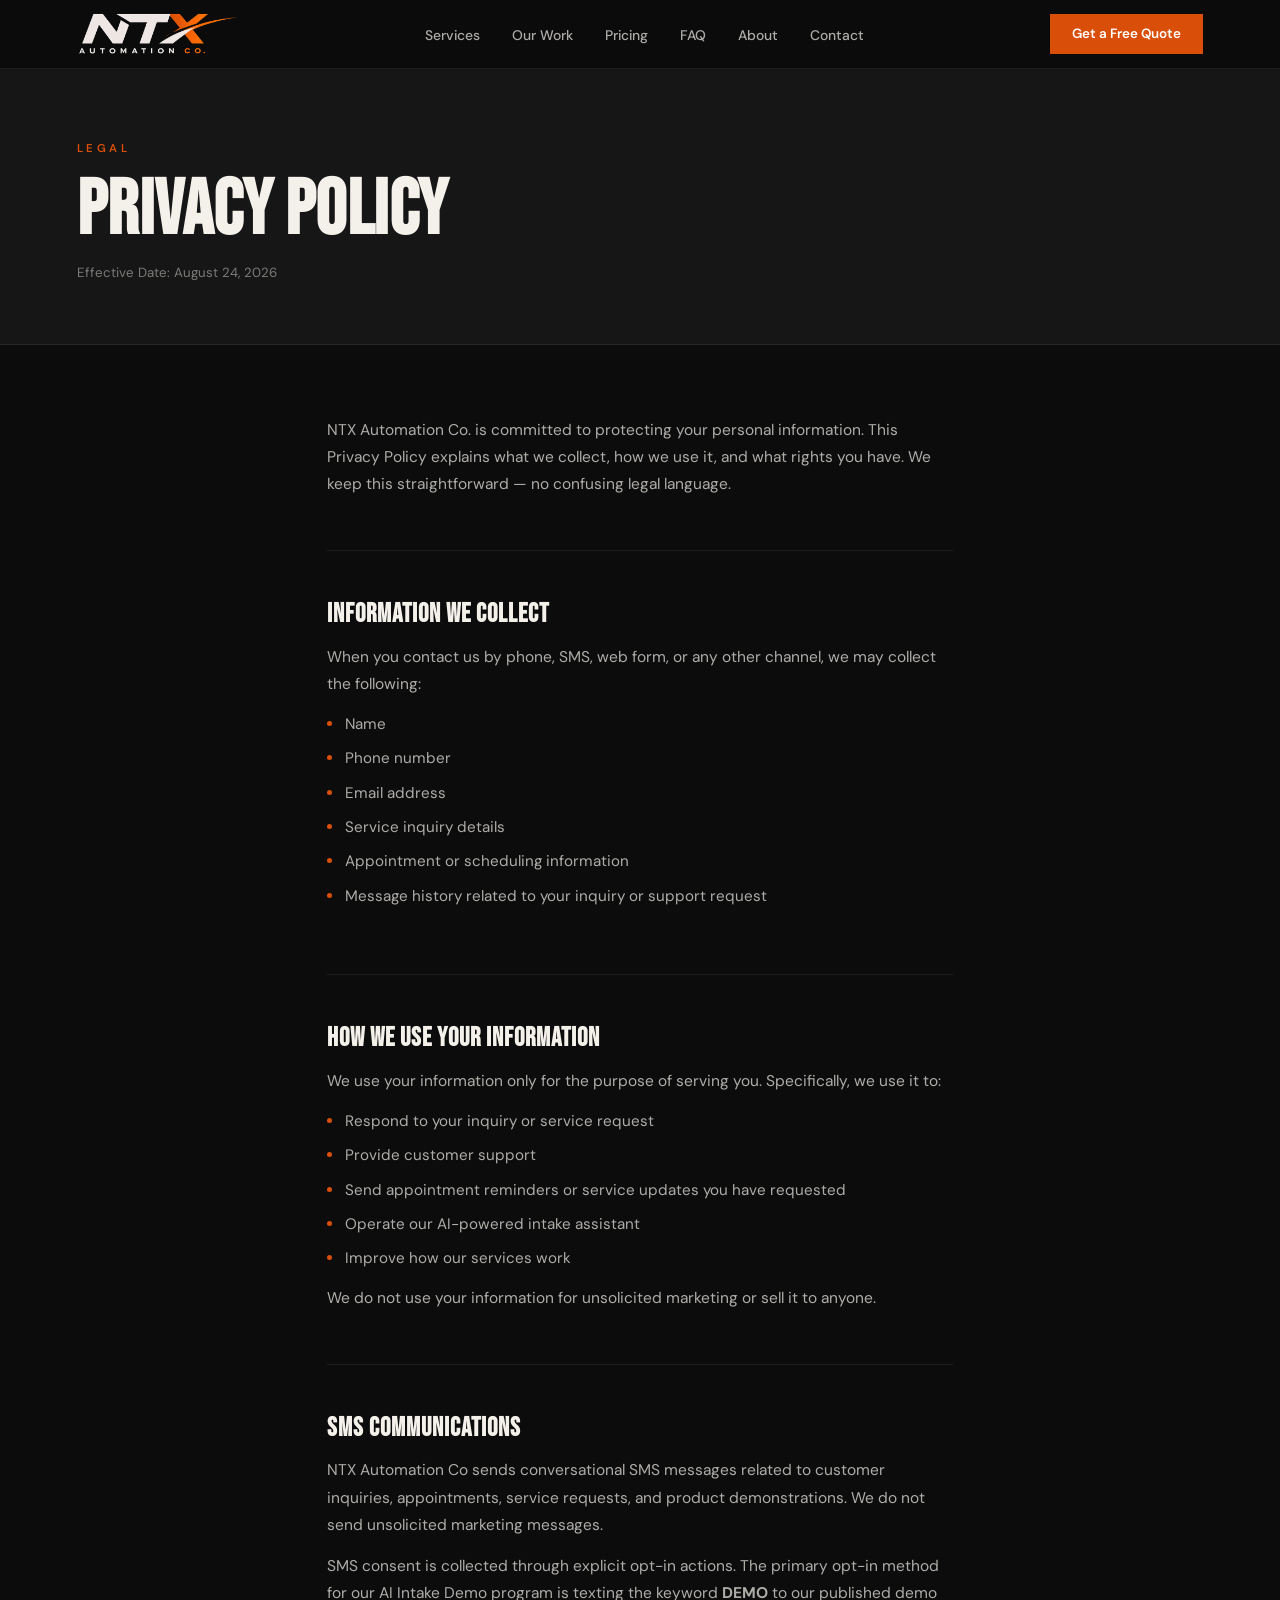
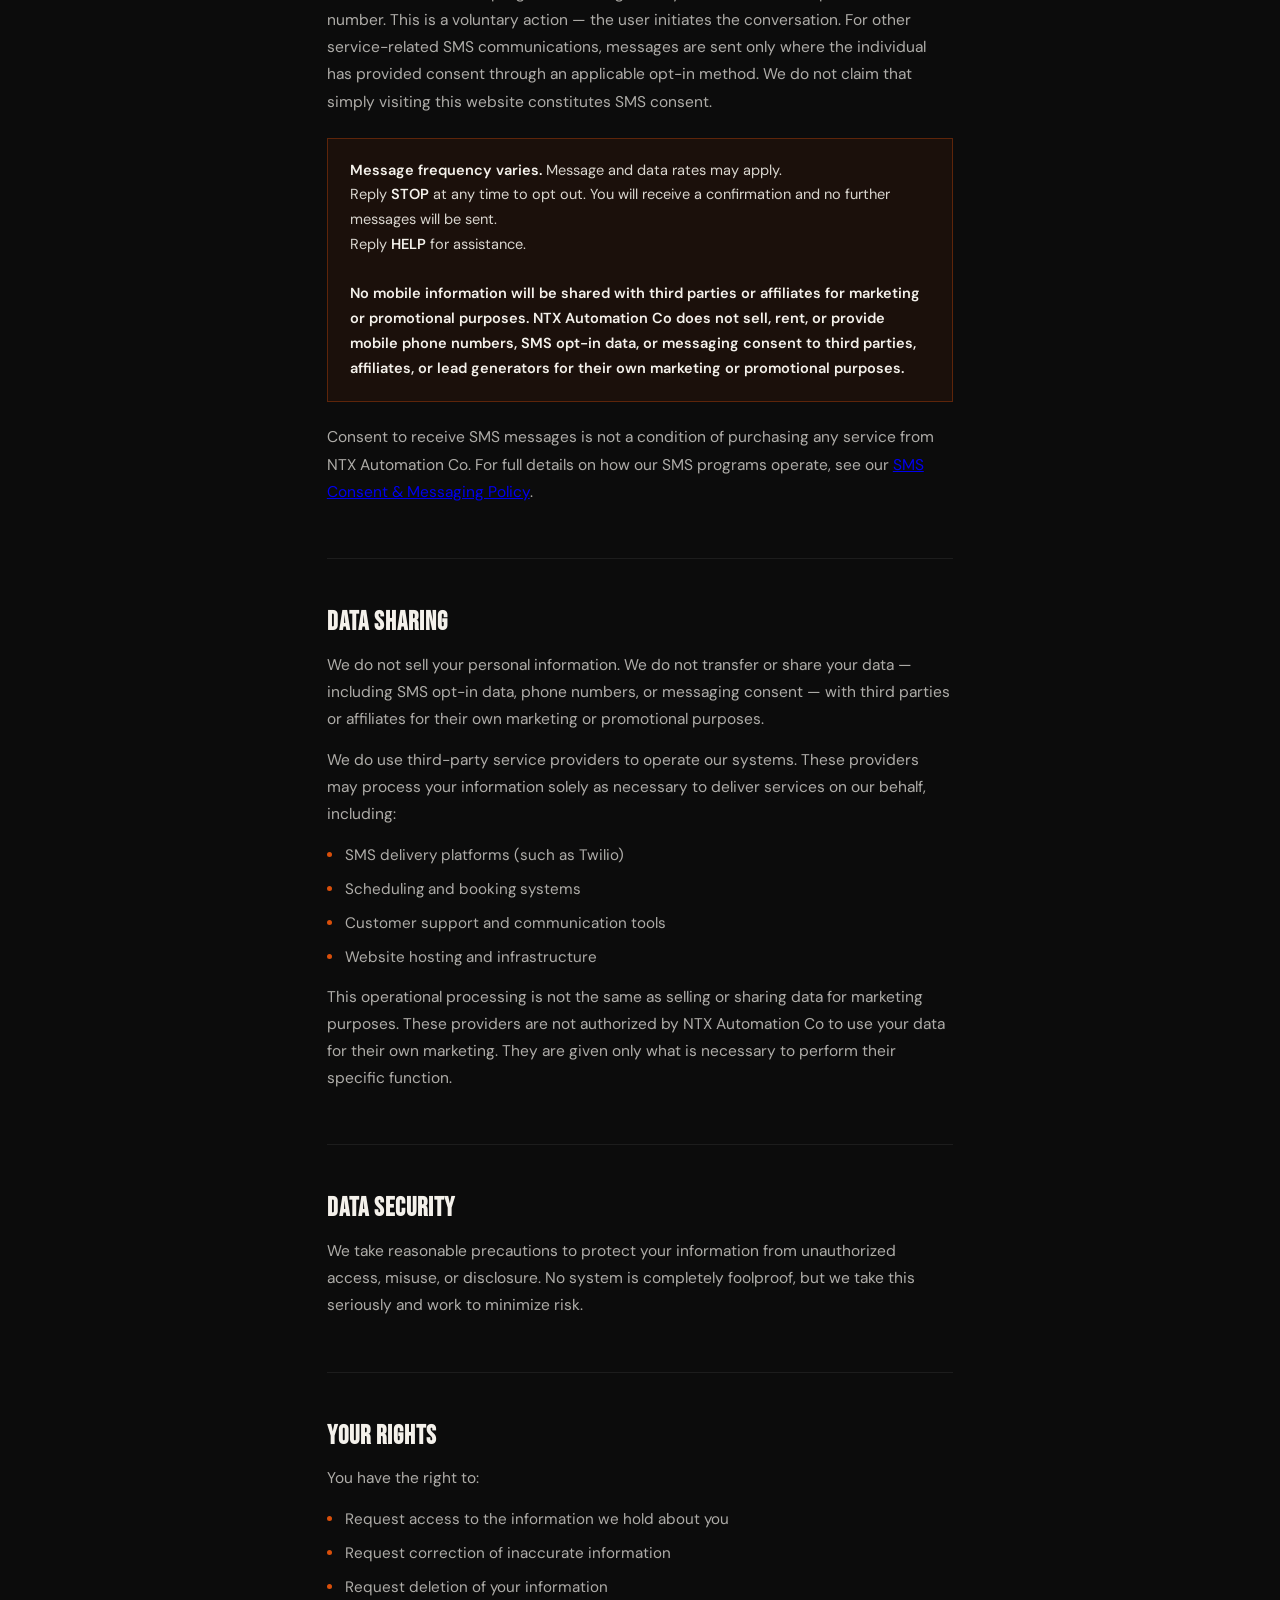
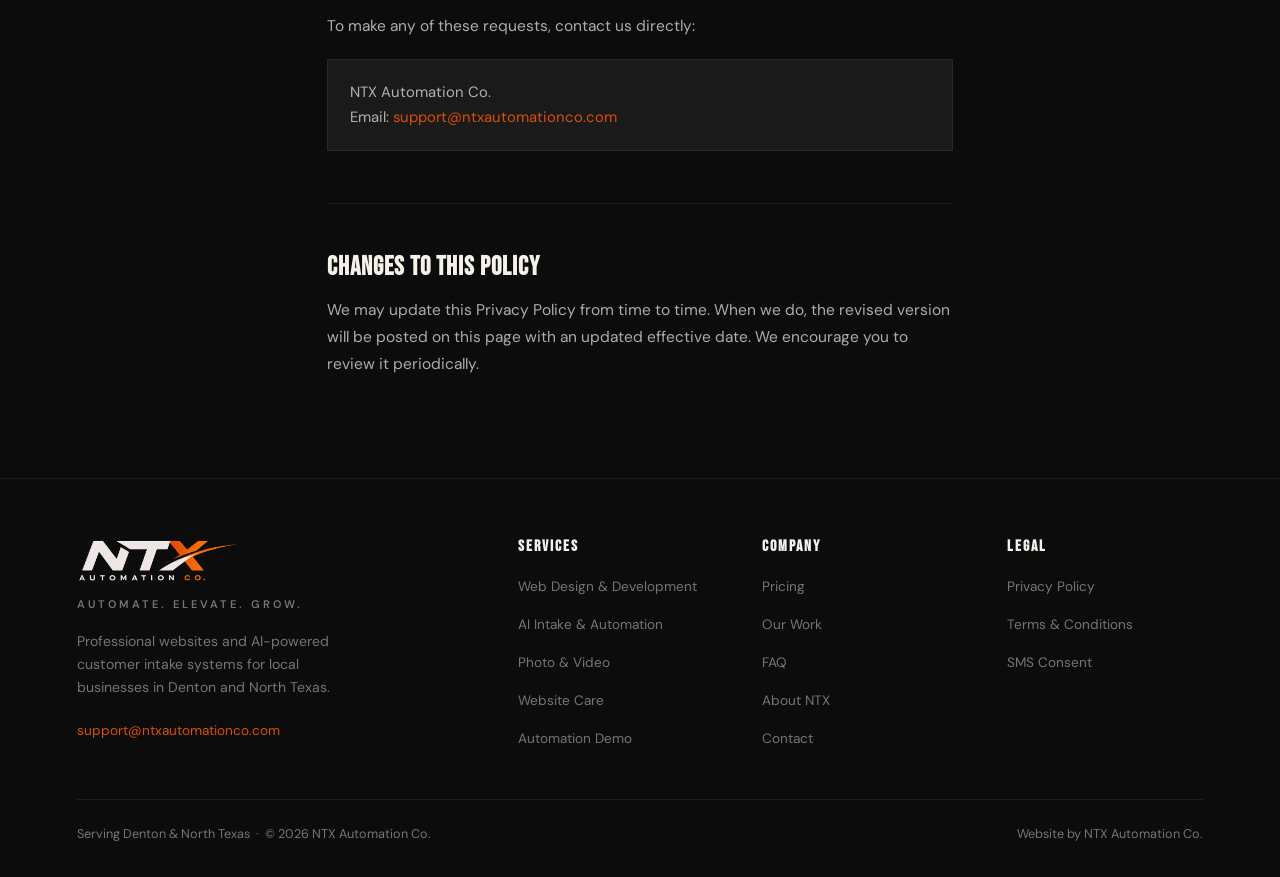
<file: privacy.html>
<!DOCTYPE html>
<html lang="en">
<head>
<meta charset="UTF-8"/>
<meta name="viewport" content="width=device-width, initial-scale=1.0"/>
<title>Privacy Policy — NTX Automation Co.</title>
<meta name="description" content="Privacy Policy for NTX Automation Co. Learn how we collect, use, and protect your information, including SMS opt-in data."/>
<meta name="robots" content="index, follow"/>
<link rel="canonical" href="https://ntxautomationco.com/privacy.html"/>
<meta name="theme-color" content="#d94f0a"/>
<link rel="icon" href="/favicon.svg" type="image/svg+xml"/>
<link rel="preconnect" href="https://fonts.googleapis.com"/>
<link rel="preconnect" href="https://fonts.gstatic.com" crossorigin/>
<link href="https://fonts.googleapis.com/css2?family=Bebas+Neue&family=DM+Sans:wght@300;400;500;600&display=swap" rel="stylesheet"/>
<link rel="stylesheet" href="/style.css"/>
</head>
<body>

<main id="main-content">

<div class="page-header">
  <span class="label">Legal</span>
  <h1>Privacy Policy</h1>
  <p class="effective">Effective Date: August 24, 2026</p>
</div>

<div class="legal-content">

  <div class="legal-section">
    <p>NTX Automation Co. is committed to protecting your personal information. This Privacy Policy explains what we collect, how we use it, and what rights you have. We keep this straightforward — no confusing legal language.</p>
  </div>

  <div class="legal-section">
    <h2>Information We Collect</h2>
    <p>When you contact us by phone, SMS, web form, or any other channel, we may collect the following:</p>
    <ul>
      <li>Name</li>
      <li>Phone number</li>
      <li>Email address</li>
      <li>Service inquiry details</li>
      <li>Appointment or scheduling information</li>
      <li>Message history related to your inquiry or support request</li>
    </ul>
  </div>

  <div class="legal-section">
    <h2>How We Use Your Information</h2>
    <p>We use your information only for the purpose of serving you. Specifically, we use it to:</p>
    <ul>
      <li>Respond to your inquiry or service request</li>
      <li>Provide customer support</li>
      <li>Send appointment reminders or service updates you have requested</li>
      <li>Operate our AI-powered intake assistant</li>
      <li>Improve how our services work</li>
    </ul>
    <p>We do not use your information for unsolicited marketing or sell it to anyone.</p>
  </div>

  <div class="legal-section">
    <h2>SMS Communications</h2>
    <p>NTX Automation Co sends conversational SMS messages related to customer inquiries, appointments, service requests, and product demonstrations. We do not send unsolicited marketing messages.</p>
    <p>SMS consent is collected through explicit opt-in actions. The primary opt-in method for our AI Intake Demo program is texting the keyword <strong>DEMO</strong> to our published demo number. This is a voluntary action — the user initiates the conversation. For other service-related SMS communications, messages are sent only where the individual has provided consent through an applicable opt-in method. We do not claim that simply visiting this website constitutes SMS consent.</p>
    <div class="sms-callout">
      <strong>Message frequency varies.</strong> Message and data rates may apply.<br/>
      Reply <strong>STOP</strong> at any time to opt out. You will receive a confirmation and no further messages will be sent.<br/>
      Reply <strong>HELP</strong> for assistance.<br/><br/>
      <strong>No mobile information will be shared with third parties or affiliates for marketing or promotional purposes. NTX Automation Co does not sell, rent, or provide mobile phone numbers, SMS opt-in data, or messaging consent to third parties, affiliates, or lead generators for their own marketing or promotional purposes.</strong>
    </div>
    <p>Consent to receive SMS messages is not a condition of purchasing any service from NTX Automation Co. For full details on how our SMS programs operate, see our <a href="/sms-consent.html">SMS Consent &amp; Messaging Policy</a>.</p>
  </div>

  <div class="legal-section">
    <h2>Data Sharing</h2>
    <p>We do not sell your personal information. We do not transfer or share your data — including SMS opt-in data, phone numbers, or messaging consent — with third parties or affiliates for their own marketing or promotional purposes.</p>
    <p>We do use third-party service providers to operate our systems. These providers may process your information solely as necessary to deliver services on our behalf, including:</p>
    <ul>
      <li>SMS delivery platforms (such as Twilio)</li>
      <li>Scheduling and booking systems</li>
      <li>Customer support and communication tools</li>
      <li>Website hosting and infrastructure</li>
    </ul>
    <p>This operational processing is not the same as selling or sharing data for marketing purposes. These providers are not authorized by NTX Automation Co to use your data for their own marketing. They are given only what is necessary to perform their specific function.</p>
  </div>

  <div class="legal-section">
    <h2>Data Security</h2>
    <p>We take reasonable precautions to protect your information from unauthorized access, misuse, or disclosure. No system is completely foolproof, but we take this seriously and work to minimize risk.</p>
  </div>

  <div class="legal-section">
    <h2>Your Rights</h2>
    <p>You have the right to:</p>
    <ul>
      <li>Request access to the information we hold about you</li>
      <li>Request correction of inaccurate information</li>
      <li>Request deletion of your information</li>
    </ul>
    <p>To make any of these requests, contact us directly:</p>
    <div class="contact-block">
      NTX Automation Co.<br/>
      Email: <a href="mailto:support@ntxautomationco.com">support@ntxautomationco.com</a>
    </div>
  </div>

  <div class="legal-section">
    <h2>Changes to This Policy</h2>
    <p>We may update this Privacy Policy from time to time. When we do, the revised version will be posted on this page with an updated effective date. We encourage you to review it periodically.</p>
  </div>

</div>

</main>

<script src="/components.js"></script>
</body>
</html>
</file>
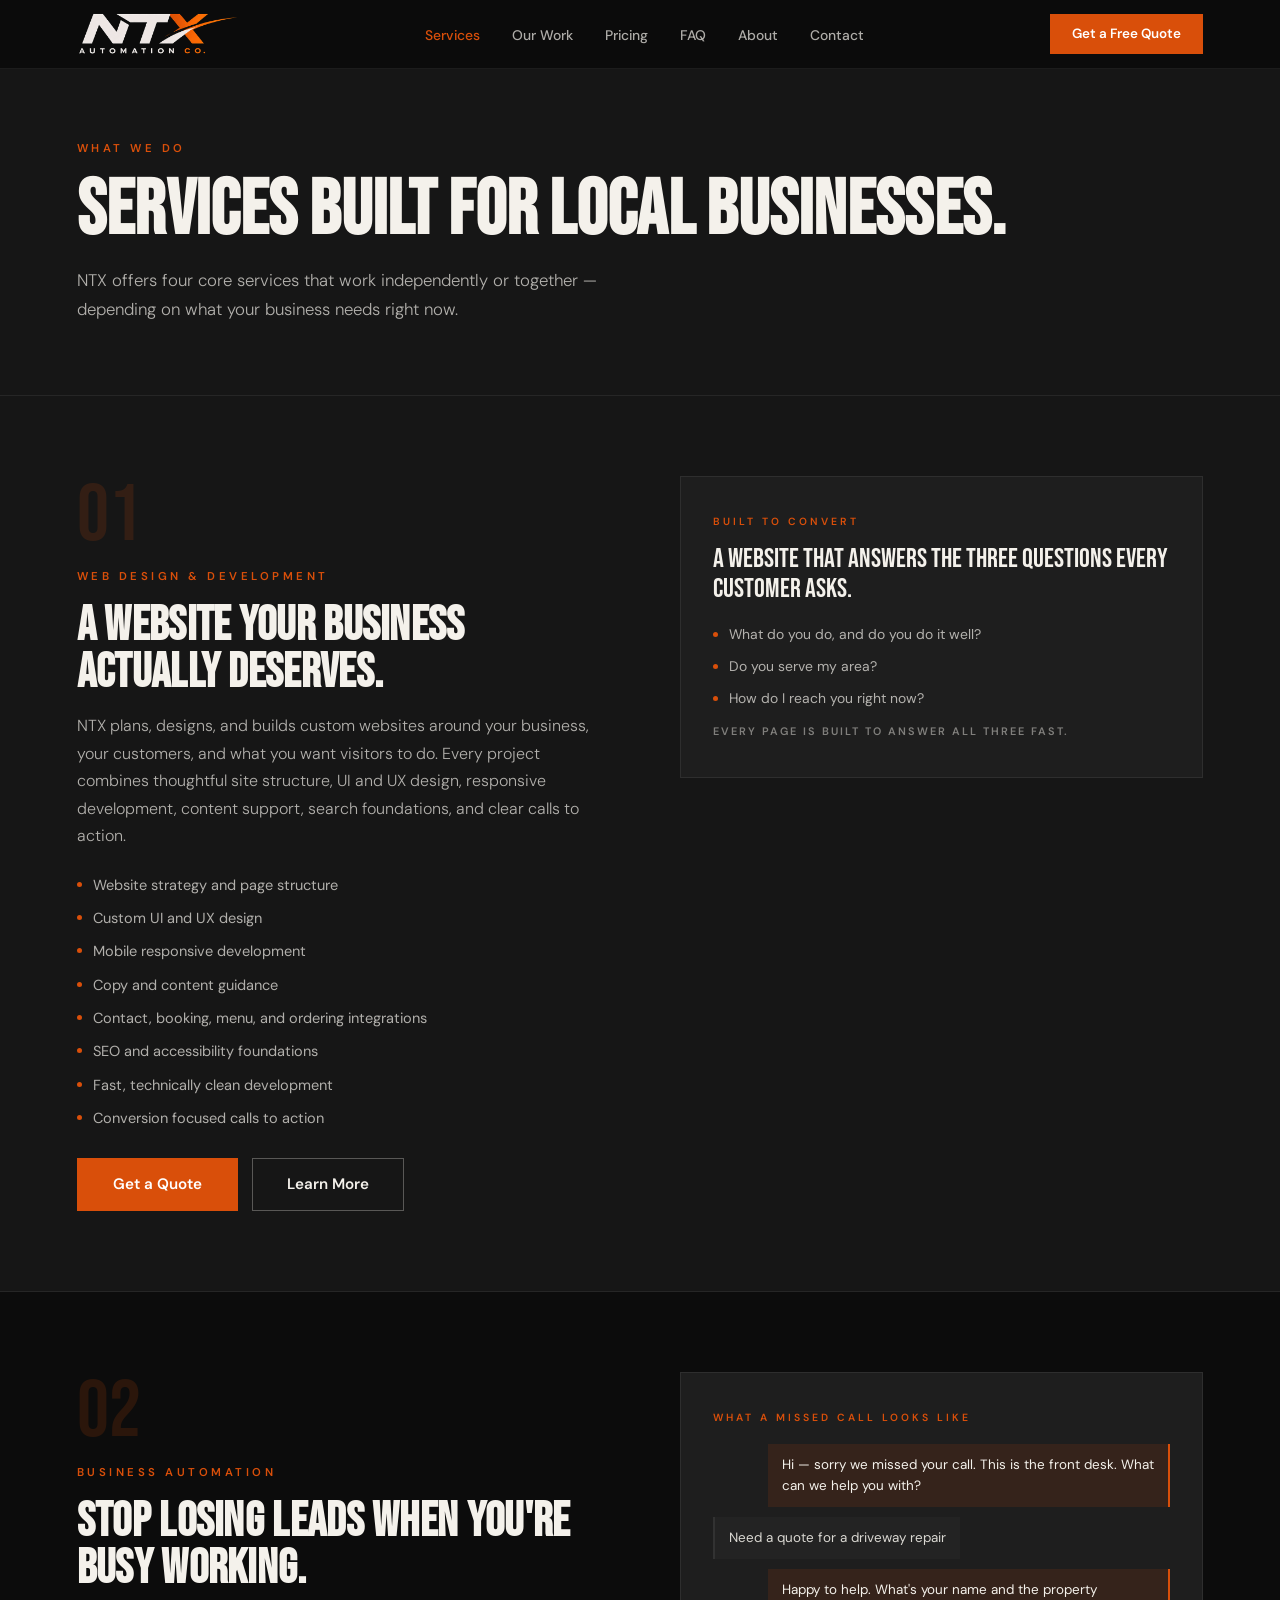
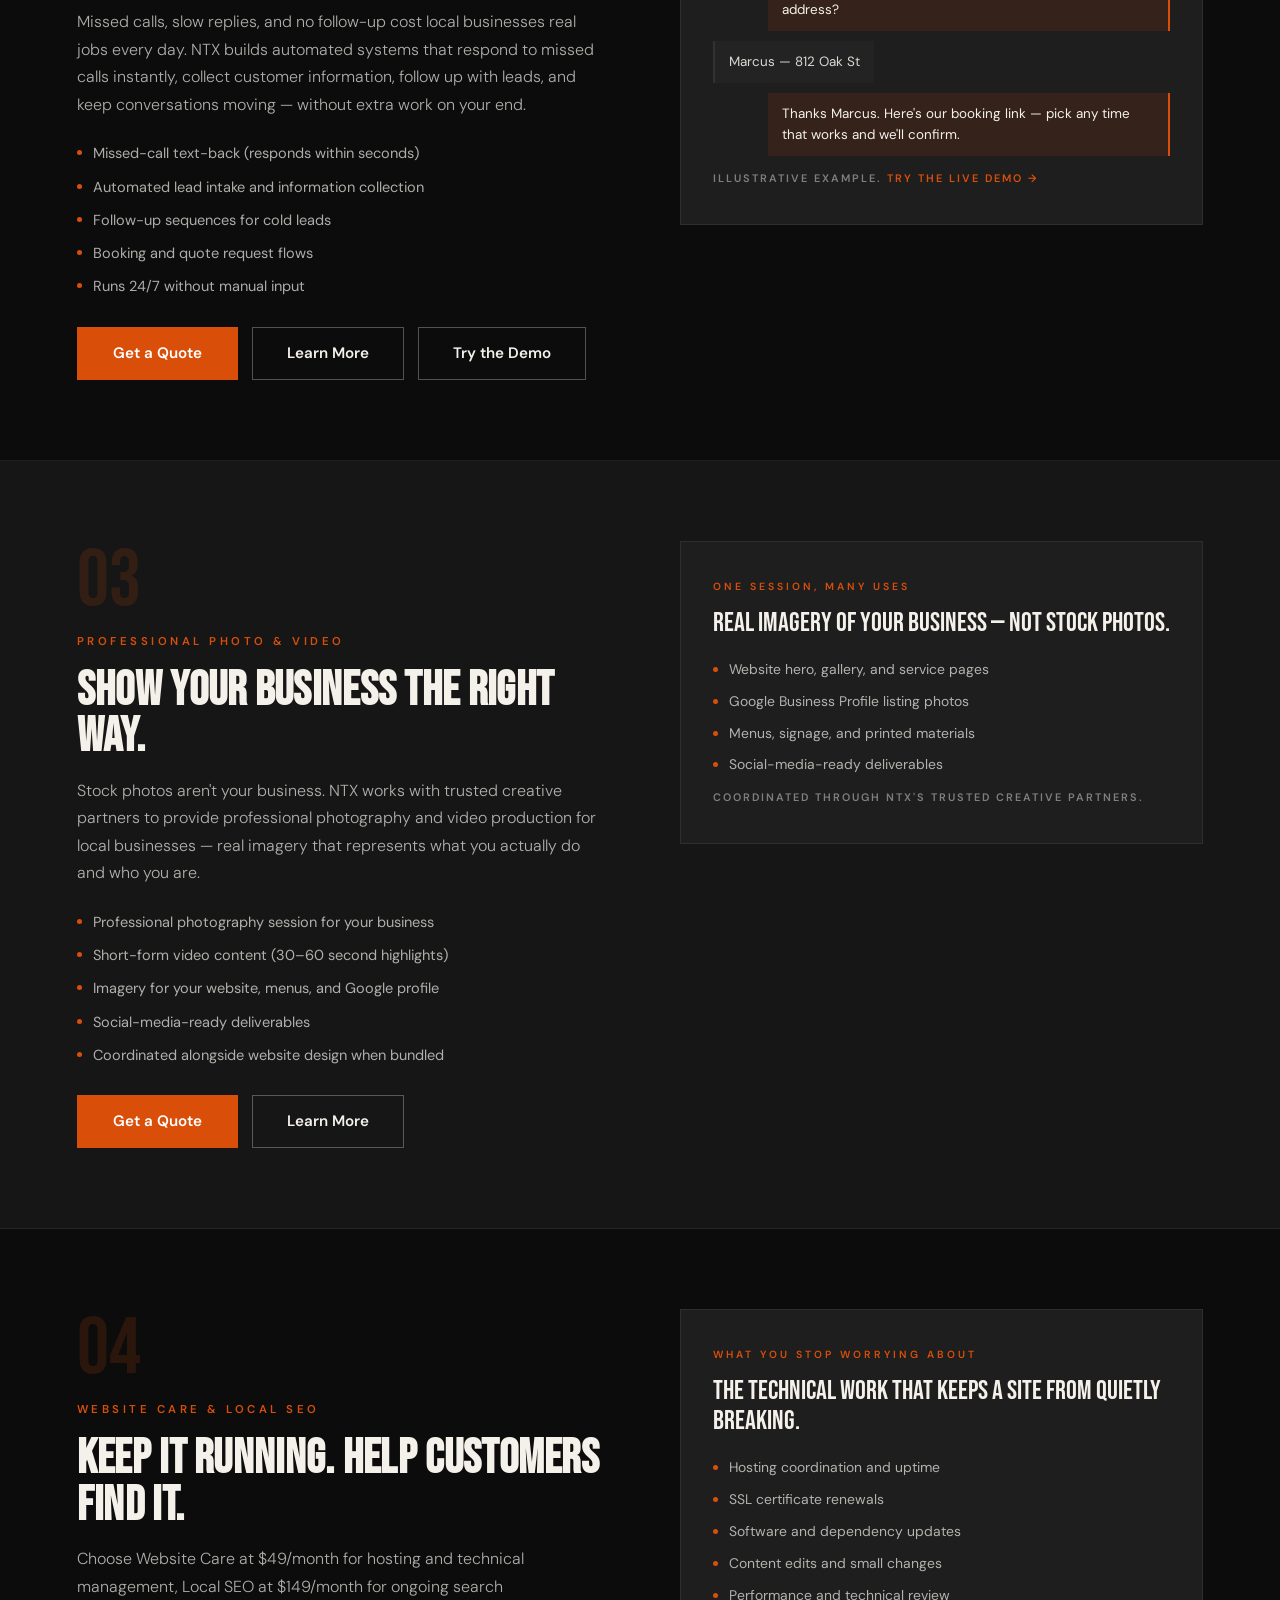
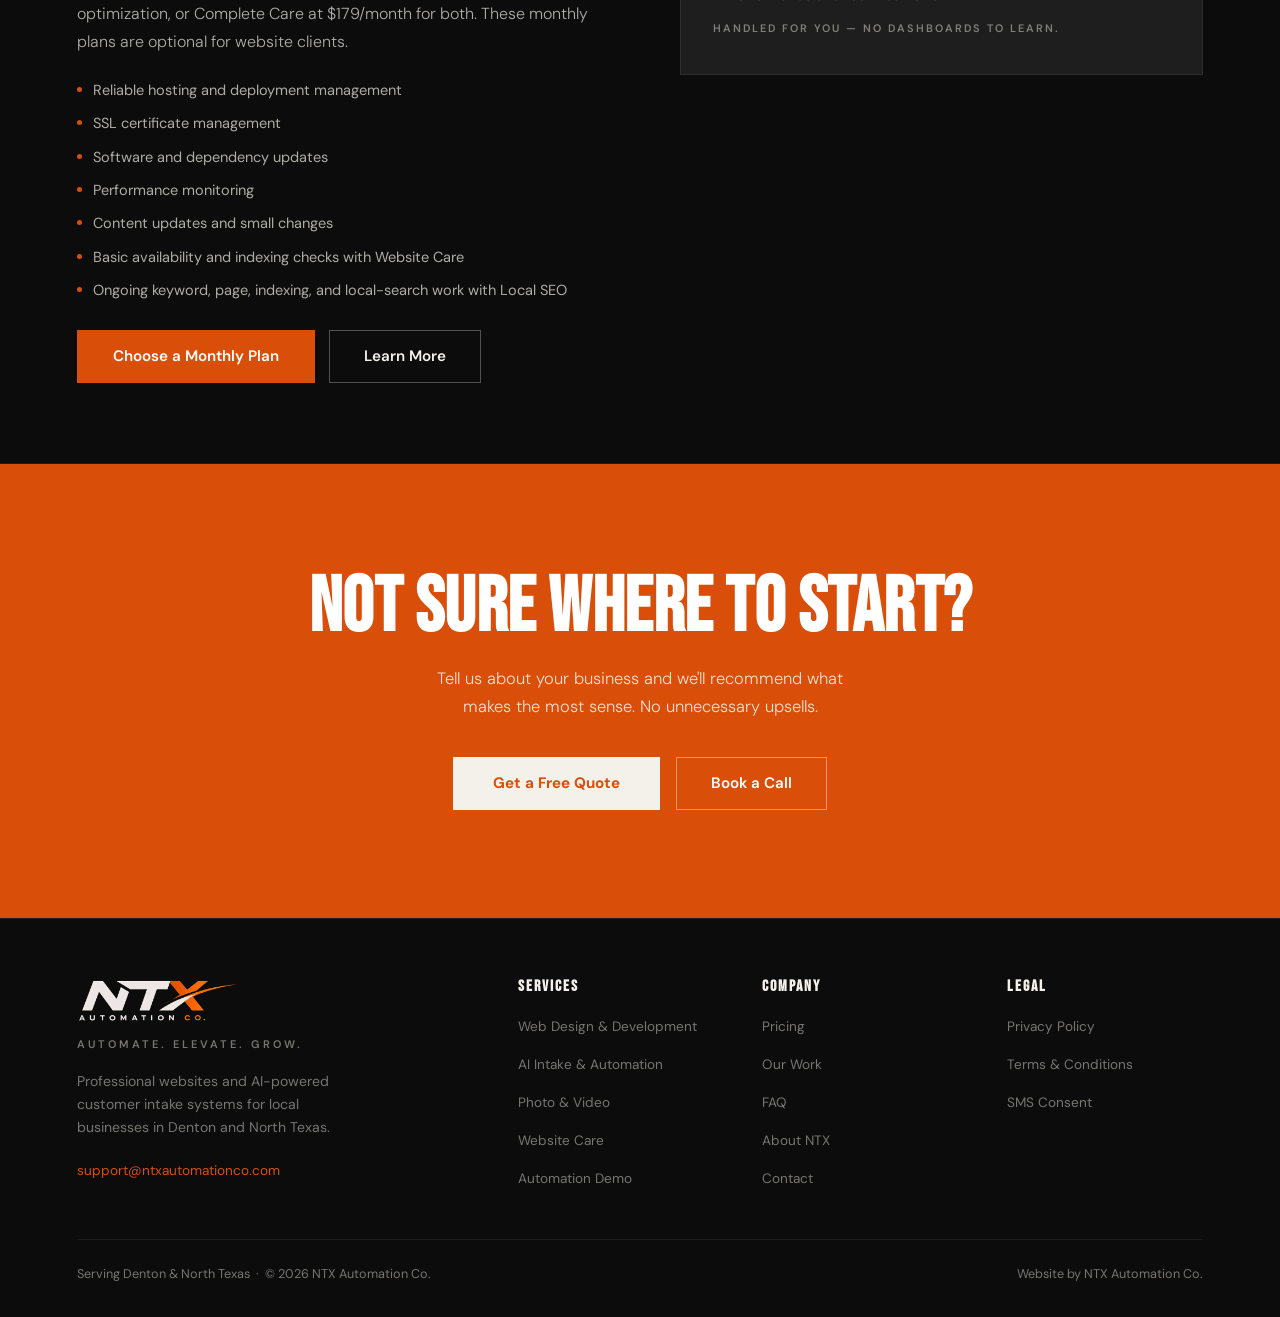
<file: services.html>
<!DOCTYPE html>
<html lang="en">
<head>
<meta charset="UTF-8"/>
<meta name="viewport" content="width=device-width, initial-scale=1.0"/>
<title>Services | NTX Automation Co. — Web Design, Automation &amp; Digital Solutions, Denton TX</title>
<meta name="description" content="NTX Automation Co. offers web design, business automation, professional photography and video, and website care for local businesses in Denton and North Texas."/>
<meta name="robots" content="index, follow"/>
<link rel="canonical" href="https://ntxautomationco.com/services.html"/>
<meta name="theme-color" content="#d94f0a"/>
<meta property="og:title" content="Services — NTX Automation Co."/>
<meta property="og:description" content="Web design, business automation, professional content, and website care for local businesses in Denton and North Texas."/>
<meta property="og:url" content="https://ntxautomationco.com/services.html"/>
<meta property="og:image" content="https://ntxautomationco.com/assets/og-image.jpg"/>
<meta property="og:image:width" content="1200"/>
<meta property="og:image:height" content="630"/>
<meta name="twitter:image" content="https://ntxautomationco.com/assets/og-image.jpg"/>
<meta property="og:type" content="website"/>
<link rel="icon" href="/assets/favicon-32.png" type="image/png" sizes="32x32"/>
<link rel="icon" href="/assets/favicon-48.png" type="image/png" sizes="48x48"/>
<link rel="icon" href="/assets/favicon-96.png" type="image/png" sizes="96x96"/>
<link rel="icon" href="/assets/favicon-192.png" type="image/png" sizes="192x192"/>
<link rel="icon" href="/assets/ntx-icon-512.png" type="image/png" sizes="512x512"/>
<link rel="apple-touch-icon" href="/assets/apple-touch-icon.png"/>
<link rel="preconnect" href="https://fonts.googleapis.com"/>
<link rel="preconnect" href="https://fonts.gstatic.com" crossorigin/>
<link href="https://fonts.googleapis.com/css2?family=Bebas+Neue&family=DM+Sans:wght@300;400;500;600&display=swap" rel="stylesheet"/>
<link rel="stylesheet" href="/style.css"/>
<style>
.services-hero {
  padding: 140px 6% 72px;
  background: var(--gray);
  border-bottom: 1px solid var(--border);
}
.services-hero h1 {
  font-family: 'Bebas Neue', sans-serif;
  font-size: clamp(3rem, 6vw, 5.2rem);
  line-height: 0.95; margin-bottom: 18px;
}
.services-hero p {
  font-size: 1.05rem; color: var(--body);
  max-width: 540px; font-weight: 300; line-height: 1.72;
}

.service-row {
  display: grid;
  grid-template-columns: 1fr 1fr;
  gap: 80px;
  align-items: start;
  padding: 80px 6%;
  border-bottom: 1px solid var(--border);
}
.service-row:nth-child(even) { background: var(--gray); }
.service-row:nth-child(odd)  { background: var(--black); }

.service-row-num {
  font-family: 'Bebas Neue', sans-serif;
  font-size: 5rem; color: var(--orange);
  opacity: 0.15; line-height: 1; margin-bottom: 12px;
}
.service-row h2 {
  font-family: 'Bebas Neue', sans-serif;
  font-size: clamp(2.2rem, 4vw, 3rem);
  line-height: 0.97; margin-bottom: 16px;
}
.service-row .service-desc {
  font-size: 1rem; color: var(--body);
  line-height: 1.72; font-weight: 300;
  margin-bottom: 24px;
}
.service-includes {
  list-style: none;
  display: flex; flex-direction: column; gap: 10px;
  margin-bottom: 28px;
}
.service-includes li {
  font-size: 0.91rem; color: var(--body);
  padding-left: 16px; position: relative; line-height: 1.6;
}
.service-includes li::before {
  content: '';
  position: absolute; left: 0; top: 8px;
  width: 5px; height: 5px;
  background: var(--orange); border-radius: 50%;
}
.service-row-actions { display: flex; gap: 14px; flex-wrap: wrap; }
.service-visual {
  background: var(--card);
  border: 1px solid var(--border);
  padding: 36px 32px;
  display: flex; flex-direction: column; justify-content: center;
  min-height: 300px;
}
.sv-eyebrow {
  font-size: 0.65rem; font-weight: 600;
  letter-spacing: 3px; text-transform: uppercase;
  color: var(--orange); margin-bottom: 14px;
}
.sv-statement {
  font-family: 'Bebas Neue', sans-serif;
  font-size: 1.7rem; line-height: 1.1;
  color: var(--white); margin-bottom: 20px;
}
.sv-points { list-style: none; display: flex; flex-direction: column; gap: 11px; }
.sv-points li {
  font-size: 0.87rem; color: var(--body); line-height: 1.5;
  padding-left: 16px; position: relative;
}
.sv-points li::before {
  content: ''; position: absolute; left: 0; top: 8px;
  width: 5px; height: 5px; background: var(--orange); border-radius: 50%;
}
/* SMS-style mock panel for automation */
.sv-thread { display: flex; flex-direction: column; gap: 10px; margin-top: 4px; }
.sv-bubble {
  font-size: 0.84rem; line-height: 1.5; padding: 11px 14px; max-width: 88%;
}
.sv-bubble.inbound {
  background: #232323; color: var(--body-strong);
  align-self: flex-start; border-left: 2px solid var(--border);
}
.sv-bubble.outbound {
  background: rgba(217,79,10,0.12); color: var(--white);
  align-self: flex-end; border-right: 2px solid var(--orange);
}
.sv-thread-label {
  font-size: 0.68rem; font-weight: 600; letter-spacing: 2px;
  text-transform: uppercase; color: var(--muted); margin-top: 14px;
}

@media (max-width: 900px) {
  .service-row { grid-template-columns: 1fr; gap: 36px; }
  .service-row .service-visual { order: -1; aspect-ratio: 16/9; }
}
@media (max-width: 580px) {
  .service-row { padding: 60px 5%; }
  .services-hero { padding: 110px 5% 52px; }
}
</style>
</head>
<body>

<main id="main-content">

<div class="services-hero">
  <span class="label">What We Do</span>
  <h1>Services Built for Local Businesses.</h1>
  <p>NTX offers four core services that work independently or together — depending on what your business needs right now.</p>
</div>

<!-- SERVICE 1: WEB DESIGN -->
<div class="service-row" id="web-design">
  <div class="reveal">
    <div class="service-row-num">01</div>
    <span class="label">Web Design &amp; Development</span>
    <h2>A Website Your Business Actually Deserves.</h2>
    <p class="service-desc">NTX plans, designs, and builds custom websites around your business, your customers, and what you want visitors to do. Every project combines thoughtful site structure, UI and UX design, responsive development, content support, search foundations, and clear calls to action.</p>
    <ul class="service-includes">
      <li>Website strategy and page structure</li>
      <li>Custom UI and UX design</li>
      <li>Mobile responsive development</li>
      <li>Copy and content guidance</li>
      <li>Contact, booking, menu, and ordering integrations</li>
      <li>SEO and accessibility foundations</li>
      <li>Fast, technically clean development</li>
      <li>Conversion focused calls to action</li>
    </ul>
    <div class="service-row-actions">
      <a href="/contact.html?pkg=business" class="btn-primary">Get a Quote</a>
      <a href="/web-design.html" class="btn-ghost">Learn More</a>
    </div>
  </div>
  <div class="service-visual reveal reveal-d2">
    <div class="sv-eyebrow">Built to Convert</div>
    <div class="sv-statement">A website that answers the three questions every customer asks.</div>
    <ul class="sv-points">
      <li>What do you do, and do you do it well?</li>
      <li>Do you serve my area?</li>
      <li>How do I reach you right now?</li>
    </ul>
    <div class="sv-thread-label">Every page is built to answer all three fast.</div>
  </div>
</div>

<!-- SERVICE 2: AI INTAKE & AUTOMATION -->
<div class="service-row" id="automation">
  <div class="reveal">
    <div class="service-row-num">02</div>
    <span class="label">Business Automation</span>
    <h2>Stop Losing Leads When You're Busy Working.</h2>
    <p class="service-desc">Missed calls, slow replies, and no follow-up cost local businesses real jobs every day. NTX builds automated systems that respond to missed calls instantly, collect customer information, follow up with leads, and keep conversations moving — without extra work on your end.</p>
    <ul class="service-includes">
      <li>Missed-call text-back (responds within seconds)</li>
      <li>Automated lead intake and information collection</li>
      <li>Follow-up sequences for cold leads</li>
      <li>Booking and quote request flows</li>
      <li>Runs 24/7 without manual input</li>
    </ul>
    <div class="service-row-actions">
      <a href="/contact.html?pkg=ai-standard" class="btn-primary">Get a Quote</a>
      <a href="/automation.html" class="btn-ghost">Learn More</a>
      <a href="/demo.html" class="btn-ghost">Try the Demo</a>
    </div>
  </div>
  <div class="service-visual reveal reveal-d2">
    <div class="sv-eyebrow">What a Missed Call Looks Like</div>
    <div class="sv-thread" role="img" aria-label="Example text conversation: after a missed call, the automated assistant texts the customer, asks what they need, and offers to book them in.">
      <div class="sv-bubble outbound">Hi — sorry we missed your call. This is the front desk. What can we help you with?</div>
      <div class="sv-bubble inbound">Need a quote for a driveway repair</div>
      <div class="sv-bubble outbound">Happy to help. What's your name and the property address?</div>
      <div class="sv-bubble inbound">Marcus — 812 Oak St</div>
      <div class="sv-bubble outbound">Thanks Marcus. Here's our booking link — pick any time that works and we'll confirm.</div>
    </div>
    <div class="sv-thread-label">Illustrative example. <a href="/demo.html" style="color:var(--orange);text-decoration:none;">Try the live demo →</a></div>
  </div>
</div>

<!-- SERVICE 3: PHOTO / VIDEO -->
<div class="service-row" id="photo-video">
  <div class="reveal">
    <div class="service-row-num">03</div>
    <span class="label">Professional Photo &amp; Video</span>
    <h2>Show Your Business the Right Way.</h2>
    <p class="service-desc">Stock photos aren't your business. NTX works with trusted creative partners to provide professional photography and video production for local businesses — real imagery that represents what you actually do and who you are.</p>
    <ul class="service-includes">
      <li>Professional photography session for your business</li>
      <li>Short-form video content (30–60 second highlights)</li>
      <li>Imagery for your website, menus, and Google profile</li>
      <li>Social-media-ready deliverables</li>
      <li>Coordinated alongside website design when bundled</li>
    </ul>
    <div class="service-row-actions">
      <a href="/contact.html?pkg=photo-video" class="btn-primary">Get a Quote</a>
      <a href="/photo-video.html" class="btn-ghost">Learn More</a>
    </div>
  </div>
  <div class="service-visual reveal reveal-d2">
    <div class="sv-eyebrow">One Session, Many Uses</div>
    <div class="sv-statement">Real imagery of your business — not stock photos.</div>
    <ul class="sv-points">
      <li>Website hero, gallery, and service pages</li>
      <li>Google Business Profile listing photos</li>
      <li>Menus, signage, and printed materials</li>
      <li>Social-media-ready deliverables</li>
    </ul>
    <div class="sv-thread-label">Coordinated through NTX's trusted creative partners.</div>
  </div>
</div>

<!-- SERVICE 4: WEBSITE CARE AND LOCAL SEO -->
<div class="service-row" id="website-care">
  <div class="reveal">
    <div class="service-row-num">04</div>
    <span class="label">Website Care &amp; Local SEO</span>
    <h2>Keep It Running. Help Customers Find It.</h2>
    <p class="service-desc">Choose Website Care at $49/month for hosting and technical management, Local SEO at $149/month for ongoing search optimization, or Complete Care at $179/month for both. These monthly plans are optional for website clients.</p>
    <ul class="service-includes">
      <li>Reliable hosting and deployment management</li>
      <li>SSL certificate management</li>
      <li>Software and dependency updates</li>
      <li>Performance monitoring</li>
      <li>Content updates and small changes</li>
      <li>Basic availability and indexing checks with Website Care</li>
      <li>Ongoing keyword, page, indexing, and local-search work with Local SEO</li>
    </ul>
    <div class="service-row-actions">
      <a href="/contact.html?pkg=website-care" class="btn-primary">Choose a Monthly Plan</a>
      <a href="/website-care.html" class="btn-ghost">Learn More</a>
    </div>
  </div>
  <div class="service-visual reveal reveal-d2">
    <div class="sv-eyebrow">What You Stop Worrying About</div>
    <div class="sv-statement">The technical work that keeps a site from quietly breaking.</div>
    <ul class="sv-points">
      <li>Hosting coordination and uptime</li>
      <li>SSL certificate renewals</li>
      <li>Software and dependency updates</li>
      <li>Content edits and small changes</li>
      <li>Performance and technical review</li>
    </ul>
    <div class="sv-thread-label">Handled for you — no dashboards to learn.</div>
  </div>
</div>

<!-- FINAL CTA -->
<section class="final-cta" aria-labelledby="services-cta-heading">
  <h2 id="services-cta-heading">Not Sure Where to Start?</h2>
  <p>Tell us about your business and we'll recommend what makes the most sense. No unnecessary upsells.</p>
  <div class="final-cta-actions">
    <a href="/contact.html" class="btn-white">Get a Free Quote</a>
    <a href="https://calendly.com/nichonmarshall/15min" target="_blank" rel="noopener"
       class="btn-ghost" style="border-color:rgba(255,255,255,0.4);color:#fff;">Book a Call</a>
  </div>
</section>

</main>

<script src="/components.js"></script>
</body>
</html>
</file>
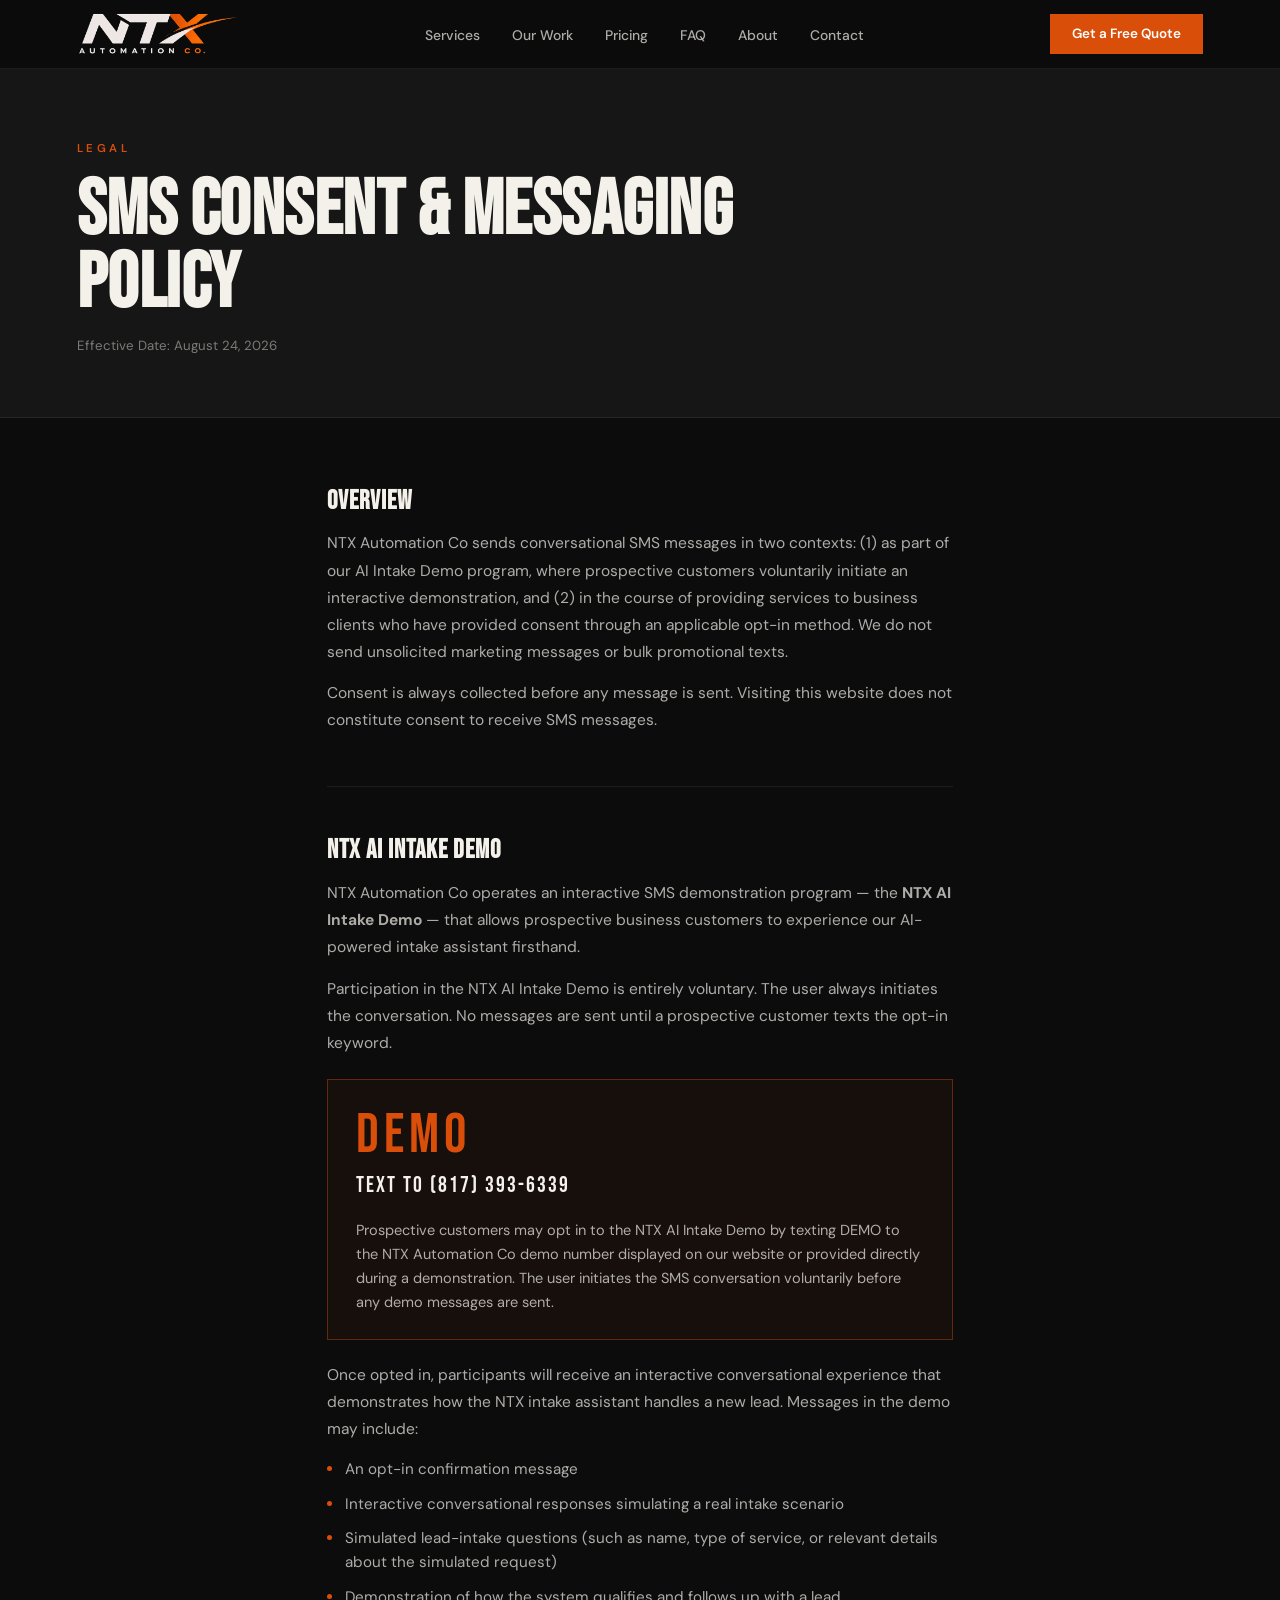
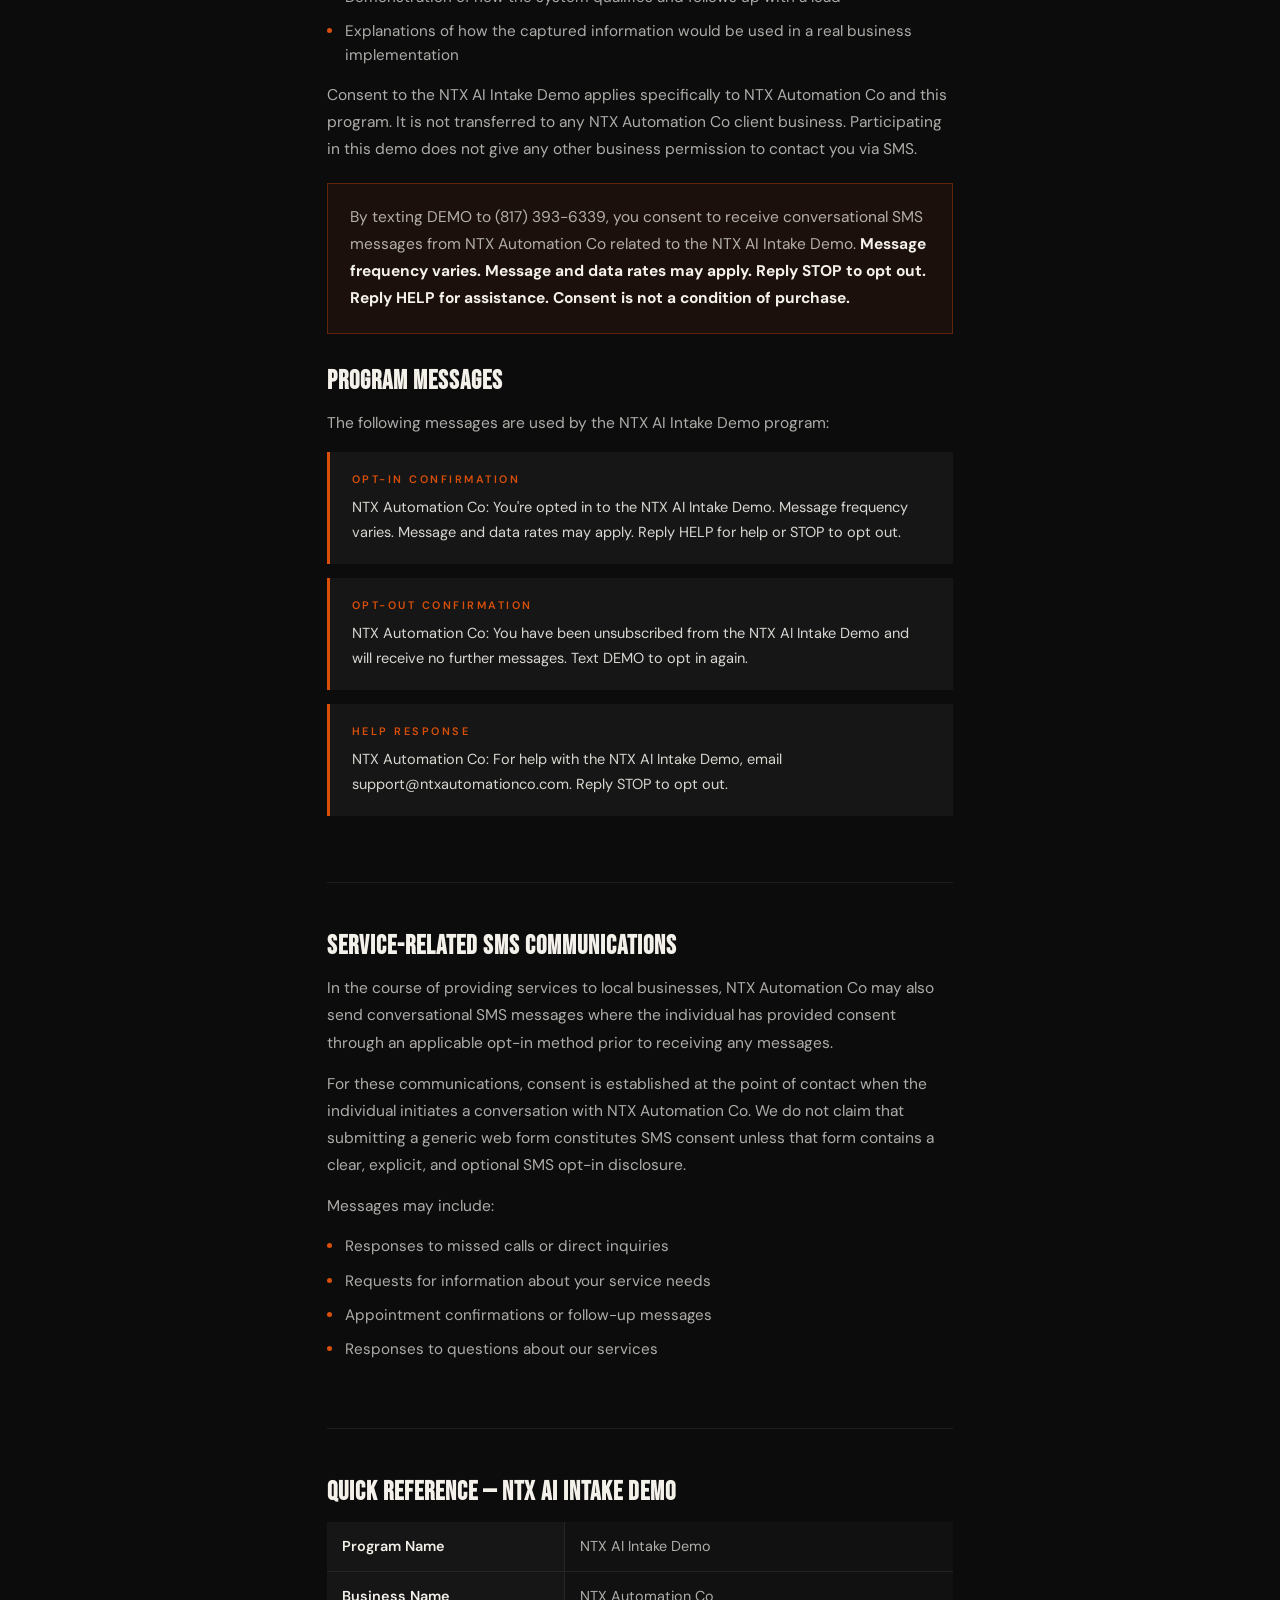
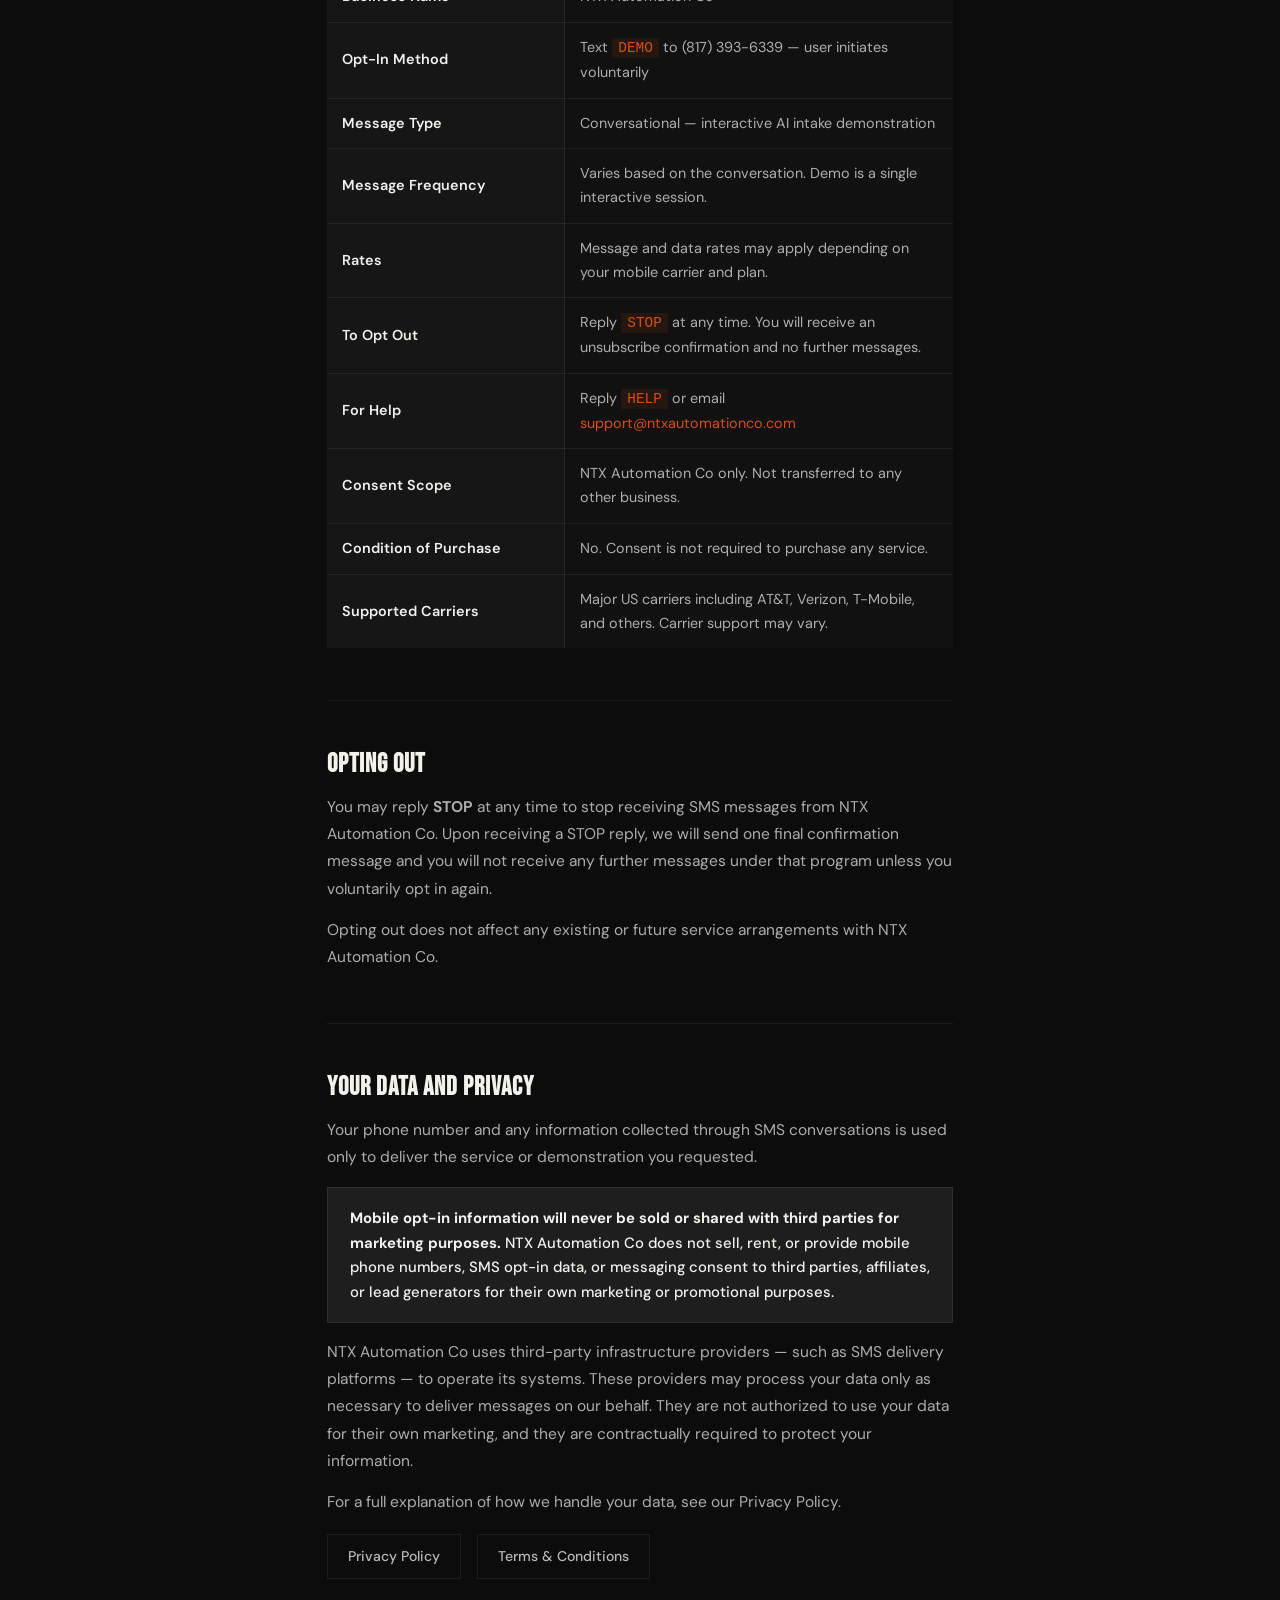
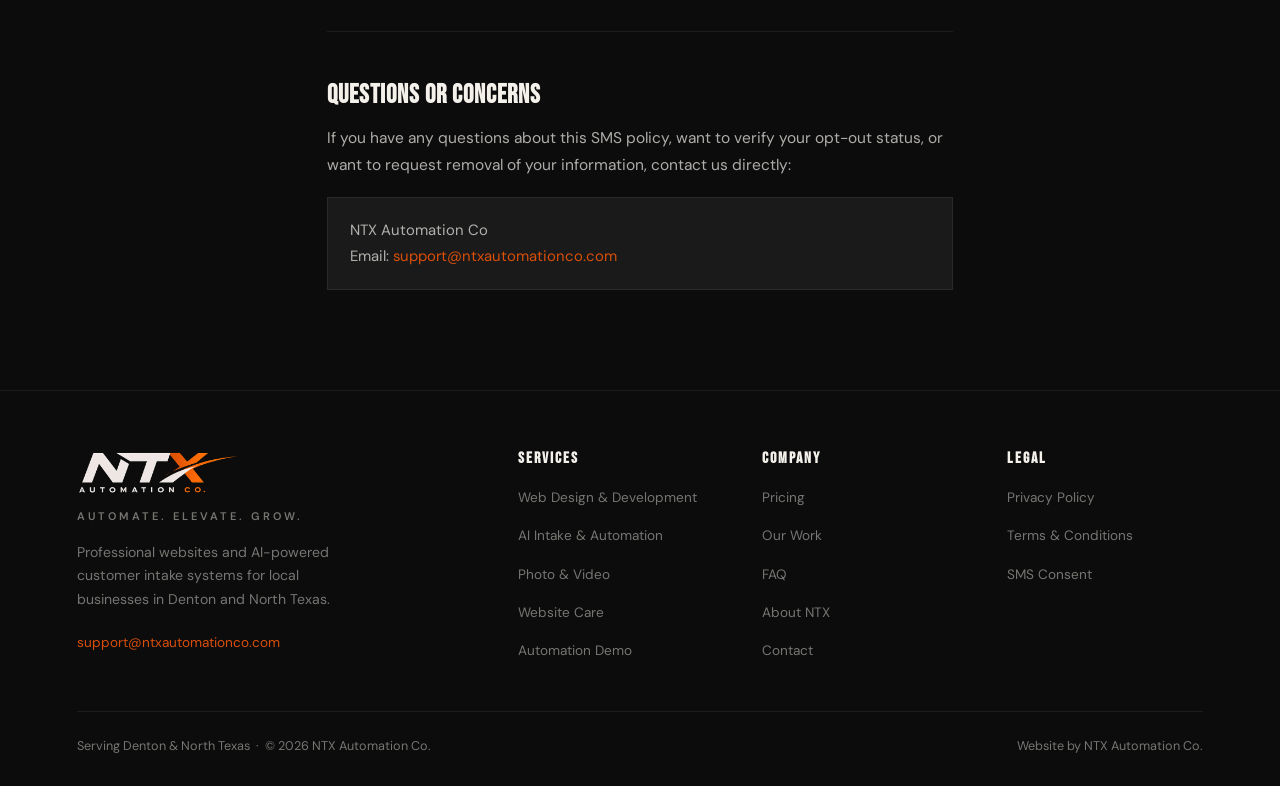
<file: sms-consent.html>
<!DOCTYPE html>
<html lang="en">
<head>
<meta charset="UTF-8"/>
<meta name="viewport" content="width=device-width, initial-scale=1.0"/>
<title>SMS Consent &amp; Messaging Policy — NTX Automation Co</title>
<meta name="description" content="NTX Automation Co SMS Consent and Messaging Policy — how we collect consent, what messages we send, and how to opt out."/>
<meta name="robots" content="index, follow"/>
<link rel="canonical" href="https://ntxautomationco.com/sms-consent.html"/>
<meta name="theme-color" content="#d94f0a"/>
<link rel="icon" href="/favicon.svg" type="image/svg+xml"/>
<link rel="preconnect" href="https://fonts.googleapis.com"/>
<link rel="preconnect" href="https://fonts.gstatic.com" crossorigin/>
<link href="https://fonts.googleapis.com/css2?family=Bebas+Neue&family=DM+Sans:wght@300;400;500;600&display=swap" rel="stylesheet"/>
<link rel="stylesheet" href="/style.css"/>
<style>
.demo-box-sms {
  margin: 22px 0;
  padding: 28px 28px 24px;
  border: 1px solid rgba(217,79,10,0.4);
  background: rgba(217,79,10,0.05);
}
.demo-box-keyword {
  font-family: 'Bebas Neue', sans-serif;
  font-size: 3.5rem; color: var(--orange);
  letter-spacing: 5px; line-height: 1; margin-bottom: 4px;
}
.demo-box-number {
  font-family: 'Bebas Neue', sans-serif;
  font-size: 1.4rem; color: var(--white);
  letter-spacing: 2px; margin-bottom: 14px;
}
.demo-box-sms p { font-size: 0.91rem; color: var(--body); line-height: 1.65; }
.consent-block {
  margin: 20px 0; padding: 20px 22px;
  border: 1px solid var(--orange-border);
  background: var(--orange-dim);
  font-size: 0.91rem; color: var(--body-strong); line-height: 1.7;
}
.consent-block strong { color: var(--white); }
.program-copy-sc {
  margin: 14px 0; padding: 18px 22px;
  border-left: 3px solid var(--orange);
  background: #161616;
}
.copy-label-sc {
  font-size: 0.68rem; font-weight: 600;
  letter-spacing: 2.5px; text-transform: uppercase;
  color: var(--orange); margin-bottom: 8px; display: block;
}
.program-copy-sc p, .program-copy-sc {
  font-size: 0.91rem; color: var(--body-strong); line-height: 1.7;
}
.privacy-statement {
  margin: 16px 0; padding: 18px 22px;
  border: 1px solid var(--border); background: var(--card);
  font-size: 0.93rem; color: var(--white); font-weight: 500;
  line-height: 1.65;
}
</style>
</head>
<body>

<main id="main-content">

<div class="page-header">
  <span class="label">Legal</span>
  <h1>SMS Consent &amp; Messaging Policy</h1>
  <p class="effective">Effective Date: August 24, 2026</p>
</div>

<div class="legal-content">

  <div class="legal-section">
    <h2>Overview</h2>
    <p>NTX Automation Co sends conversational SMS messages in two contexts: (1) as part of our AI Intake Demo program, where prospective customers voluntarily initiate an interactive demonstration, and (2) in the course of providing services to business clients who have provided consent through an applicable opt-in method. We do not send unsolicited marketing messages or bulk promotional texts.</p>
    <p>Consent is always collected before any message is sent. Visiting this website does not constitute consent to receive SMS messages.</p>
  </div>

  <div class="legal-section">
    <h2>NTX AI Intake Demo</h2>
    <p>NTX Automation Co operates an interactive SMS demonstration program — the <strong>NTX AI Intake Demo</strong> — that allows prospective business customers to experience our AI-powered intake assistant firsthand.</p>
    <p>Participation in the NTX AI Intake Demo is entirely voluntary. The user always initiates the conversation. No messages are sent until a prospective customer texts the opt-in keyword.</p>

    <div class="demo-box-sms">
      <div class="demo-box-keyword">DEMO</div>
      <div class="demo-box-number">Text to (817) 393-6339</div>
      <p>Prospective customers may opt in to the NTX AI Intake Demo by texting DEMO to the NTX Automation Co demo number displayed on our website or provided directly during a demonstration. The user initiates the SMS conversation voluntarily before any demo messages are sent.</p>
    </div>

    <p>Once opted in, participants will receive an interactive conversational experience that demonstrates how the NTX intake assistant handles a new lead. Messages in the demo may include:</p>
    <ul>
      <li>An opt-in confirmation message</li>
      <li>Interactive conversational responses simulating a real intake scenario</li>
      <li>Simulated lead-intake questions (such as name, type of service, or relevant details about the simulated request)</li>
      <li>Demonstration of how the system qualifies and follows up with a lead</li>
      <li>Explanations of how the captured information would be used in a real business implementation</li>
    </ul>
    <p>Consent to the NTX AI Intake Demo applies specifically to NTX Automation Co and this program. It is not transferred to any NTX Automation Co client business. Participating in this demo does not give any other business permission to contact you via SMS.</p>

    <div class="consent-block">
      <p>By texting DEMO to (817) 393-6339, you consent to receive conversational SMS messages from NTX Automation Co related to the NTX AI Intake Demo. <strong>Message frequency varies. Message and data rates may apply. Reply STOP to opt out. Reply HELP for assistance. Consent is not a condition of purchase.</strong></p>
    </div>

    <h2 style="margin-top:36px;">Program Messages</h2>
    <p>The following messages are used by the NTX AI Intake Demo program:</p>

    <div class="program-copy-sc">
      <span class="copy-label-sc">Opt-In Confirmation</span>
      NTX Automation Co: You're opted in to the NTX AI Intake Demo. Message frequency varies. Message and data rates may apply. Reply HELP for help or STOP to opt out.
    </div>

    <div class="program-copy-sc">
      <span class="copy-label-sc">Opt-Out Confirmation</span>
      NTX Automation Co: You have been unsubscribed from the NTX AI Intake Demo and will receive no further messages. Text DEMO to opt in again.
    </div>

    <div class="program-copy-sc">
      <span class="copy-label-sc">HELP Response</span>
      NTX Automation Co: For help with the NTX AI Intake Demo, email support@ntxautomationco.com. Reply STOP to opt out.
    </div>
  </div>

  <div class="legal-section">
    <h2>Service-Related SMS Communications</h2>
    <p>In the course of providing services to local businesses, NTX Automation Co may also send conversational SMS messages where the individual has provided consent through an applicable opt-in method prior to receiving any messages.</p>
    <p>For these communications, consent is established at the point of contact when the individual initiates a conversation with NTX Automation Co. We do not claim that submitting a generic web form constitutes SMS consent unless that form contains a clear, explicit, and optional SMS opt-in disclosure.</p>
    <p>Messages may include:</p>
    <ul>
      <li>Responses to missed calls or direct inquiries</li>
      <li>Requests for information about your service needs</li>
      <li>Appointment confirmations or follow-up messages</li>
      <li>Responses to questions about our services</li>
    </ul>
  </div>

  <div class="legal-section">
    <h2>Quick Reference — NTX AI Intake Demo</h2>
    <table style="width:100%;border-collapse:collapse;font-size:0.9rem;">
      <tr style="border-bottom:1px solid var(--border);">
        <td style="padding:13px 15px;width:38%;font-weight:600;color:var(--white);background:#161616;border-right:1px solid var(--border);">Program Name</td>
        <td style="padding:13px 15px;background:#111;color:var(--body);">NTX AI Intake Demo</td>
      </tr>
      <tr style="border-bottom:1px solid var(--border);">
        <td style="padding:13px 15px;font-weight:600;color:var(--white);background:#161616;border-right:1px solid var(--border);">Business Name</td>
        <td style="padding:13px 15px;background:#111;color:var(--body);">NTX Automation Co</td>
      </tr>
      <tr style="border-bottom:1px solid var(--border);">
        <td style="padding:13px 15px;font-weight:600;color:var(--white);background:#161616;border-right:1px solid var(--border);">Opt-In Method</td>
        <td style="padding:13px 15px;background:#111;color:var(--body);">Text <code style="font-family:monospace;color:var(--orange);background:rgba(217,79,10,0.1);padding:2px 6px;">DEMO</code> to (817) 393-6339 — user initiates voluntarily</td>
      </tr>
      <tr style="border-bottom:1px solid var(--border);">
        <td style="padding:13px 15px;font-weight:600;color:var(--white);background:#161616;border-right:1px solid var(--border);">Message Type</td>
        <td style="padding:13px 15px;background:#111;color:var(--body);">Conversational — interactive AI intake demonstration</td>
      </tr>
      <tr style="border-bottom:1px solid var(--border);">
        <td style="padding:13px 15px;font-weight:600;color:var(--white);background:#161616;border-right:1px solid var(--border);">Message Frequency</td>
        <td style="padding:13px 15px;background:#111;color:var(--body);">Varies based on the conversation. Demo is a single interactive session.</td>
      </tr>
      <tr style="border-bottom:1px solid var(--border);">
        <td style="padding:13px 15px;font-weight:600;color:var(--white);background:#161616;border-right:1px solid var(--border);">Rates</td>
        <td style="padding:13px 15px;background:#111;color:var(--body);">Message and data rates may apply depending on your mobile carrier and plan.</td>
      </tr>
      <tr style="border-bottom:1px solid var(--border);">
        <td style="padding:13px 15px;font-weight:600;color:var(--white);background:#161616;border-right:1px solid var(--border);">To Opt Out</td>
        <td style="padding:13px 15px;background:#111;color:var(--body);">Reply <code style="font-family:monospace;color:var(--orange);background:rgba(217,79,10,0.1);padding:2px 6px;">STOP</code> at any time. You will receive an unsubscribe confirmation and no further messages.</td>
      </tr>
      <tr style="border-bottom:1px solid var(--border);">
        <td style="padding:13px 15px;font-weight:600;color:var(--white);background:#161616;border-right:1px solid var(--border);">For Help</td>
        <td style="padding:13px 15px;background:#111;color:var(--body);">Reply <code style="font-family:monospace;color:var(--orange);background:rgba(217,79,10,0.1);padding:2px 6px;">HELP</code> or email <a href="mailto:support@ntxautomationco.com" style="color:var(--orange);text-decoration:none;">support@ntxautomationco.com</a></td>
      </tr>
      <tr style="border-bottom:1px solid var(--border);">
        <td style="padding:13px 15px;font-weight:600;color:var(--white);background:#161616;border-right:1px solid var(--border);">Consent Scope</td>
        <td style="padding:13px 15px;background:#111;color:var(--body);">NTX Automation Co only. Not transferred to any other business.</td>
      </tr>
      <tr style="border-bottom:1px solid var(--border);">
        <td style="padding:13px 15px;font-weight:600;color:var(--white);background:#161616;border-right:1px solid var(--border);">Condition of Purchase</td>
        <td style="padding:13px 15px;background:#111;color:var(--body);">No. Consent is not required to purchase any service.</td>
      </tr>
      <tr>
        <td style="padding:13px 15px;font-weight:600;color:var(--white);background:#161616;border-right:1px solid var(--border);">Supported Carriers</td>
        <td style="padding:13px 15px;background:#111;color:var(--body);">Major US carriers including AT&amp;T, Verizon, T-Mobile, and others. Carrier support may vary.</td>
      </tr>
    </table>
  </div>

  <div class="legal-section">
    <h2>Opting Out</h2>
    <p>You may reply <strong>STOP</strong> at any time to stop receiving SMS messages from NTX Automation Co. Upon receiving a STOP reply, we will send one final confirmation message and you will not receive any further messages under that program unless you voluntarily opt in again.</p>
    <p>Opting out does not affect any existing or future service arrangements with NTX Automation Co.</p>
  </div>

  <div class="legal-section">
    <h2>Your Data and Privacy</h2>
    <p>Your phone number and any information collected through SMS conversations is used only to deliver the service or demonstration you requested.</p>
    <div class="privacy-statement">
      <strong>Mobile opt-in information will never be sold or shared with third parties for marketing purposes.</strong> NTX Automation Co does not sell, rent, or provide mobile phone numbers, SMS opt-in data, or messaging consent to third parties, affiliates, or lead generators for their own marketing or promotional purposes.
    </div>
    <p>NTX Automation Co uses third-party infrastructure providers — such as SMS delivery platforms — to operate its systems. These providers may process your data only as necessary to deliver messages on our behalf. They are not authorized to use your data for their own marketing, and they are contractually required to protect your information.</p>
    <p>For a full explanation of how we handle your data, see our Privacy Policy.</p>
    <div class="link-block">
      <a class="link-pill" href="/privacy.html">Privacy Policy</a>
      <a class="link-pill" href="/terms.html">Terms &amp; Conditions</a>
    </div>
  </div>

  <div class="legal-section">
    <h2>Questions or Concerns</h2>
    <p>If you have any questions about this SMS policy, want to verify your opt-out status, or want to request removal of your information, contact us directly:</p>
    <div class="contact-block">
      NTX Automation Co<br/>
      Email: <a href="mailto:support@ntxautomationco.com">support@ntxautomationco.com</a>
    </div>
  </div>

</div>

</main>

<script src="/components.js"></script>
</body>
</html>
</file>
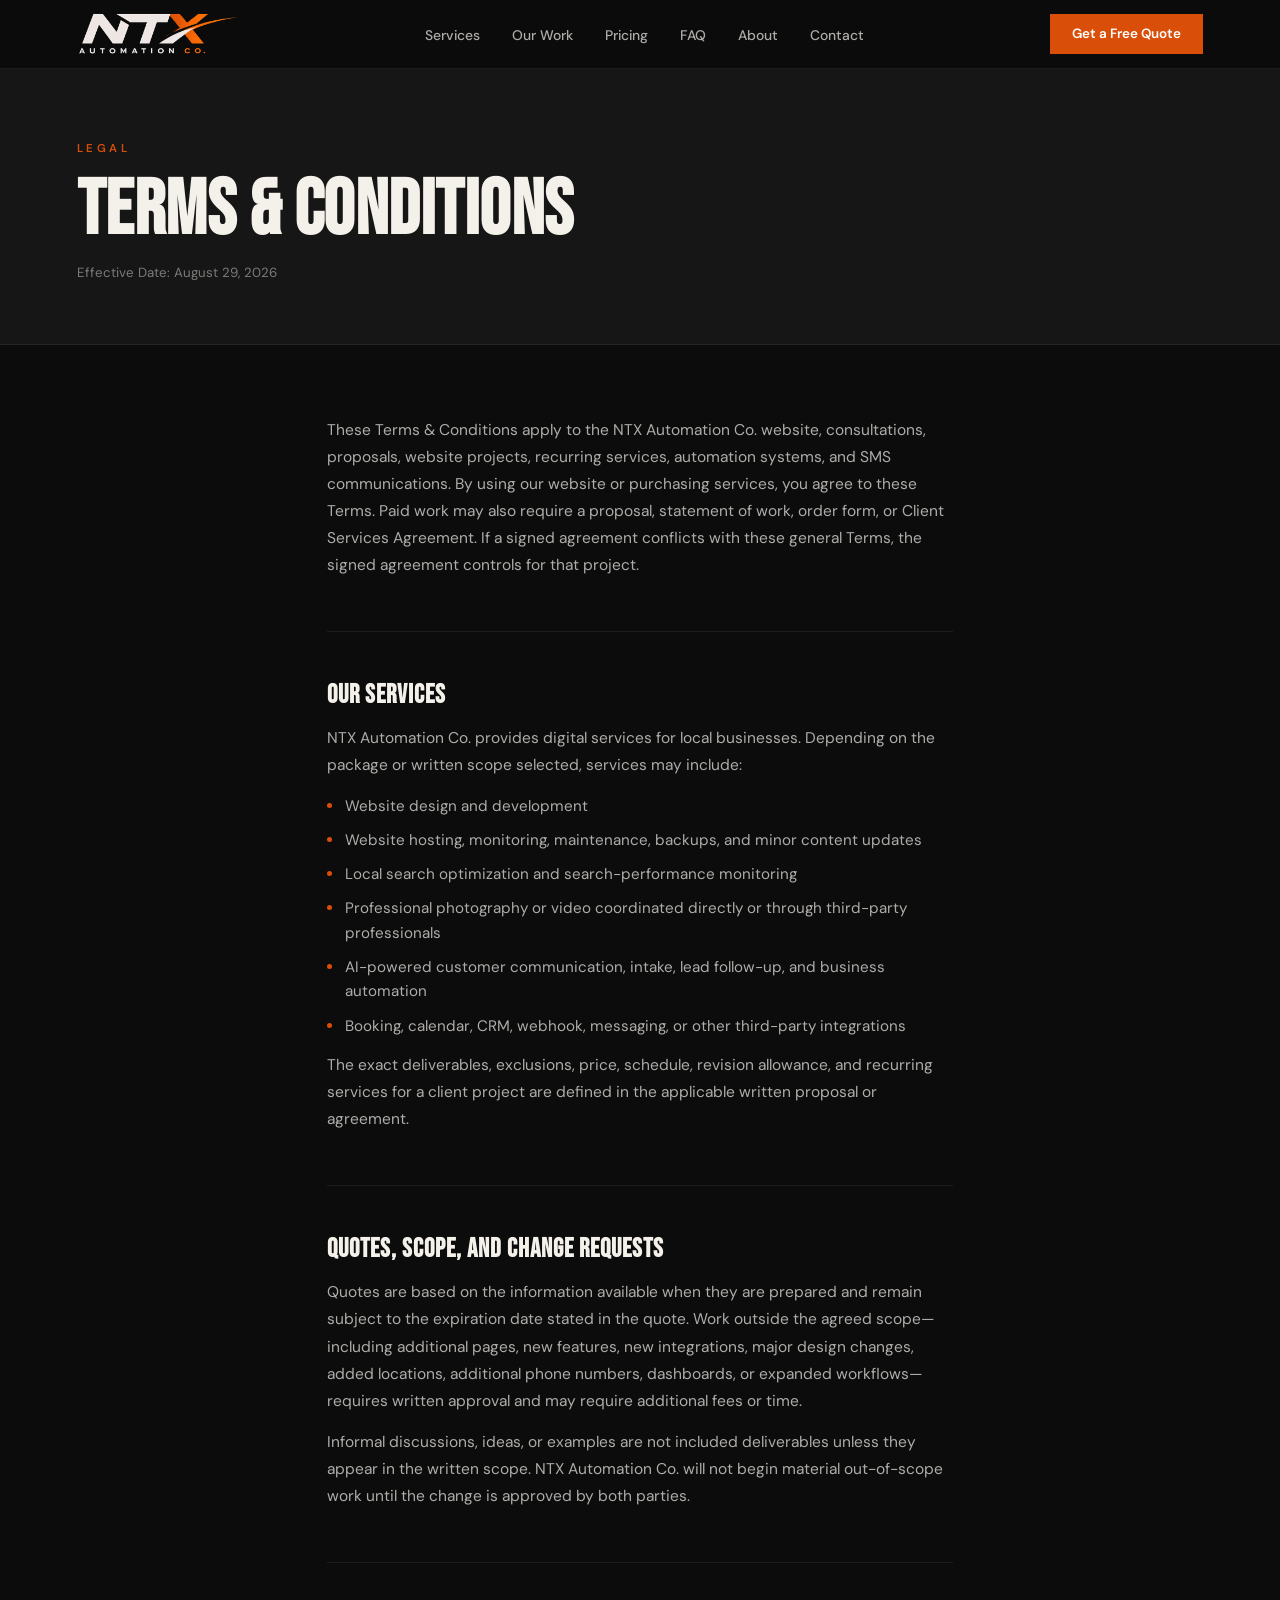
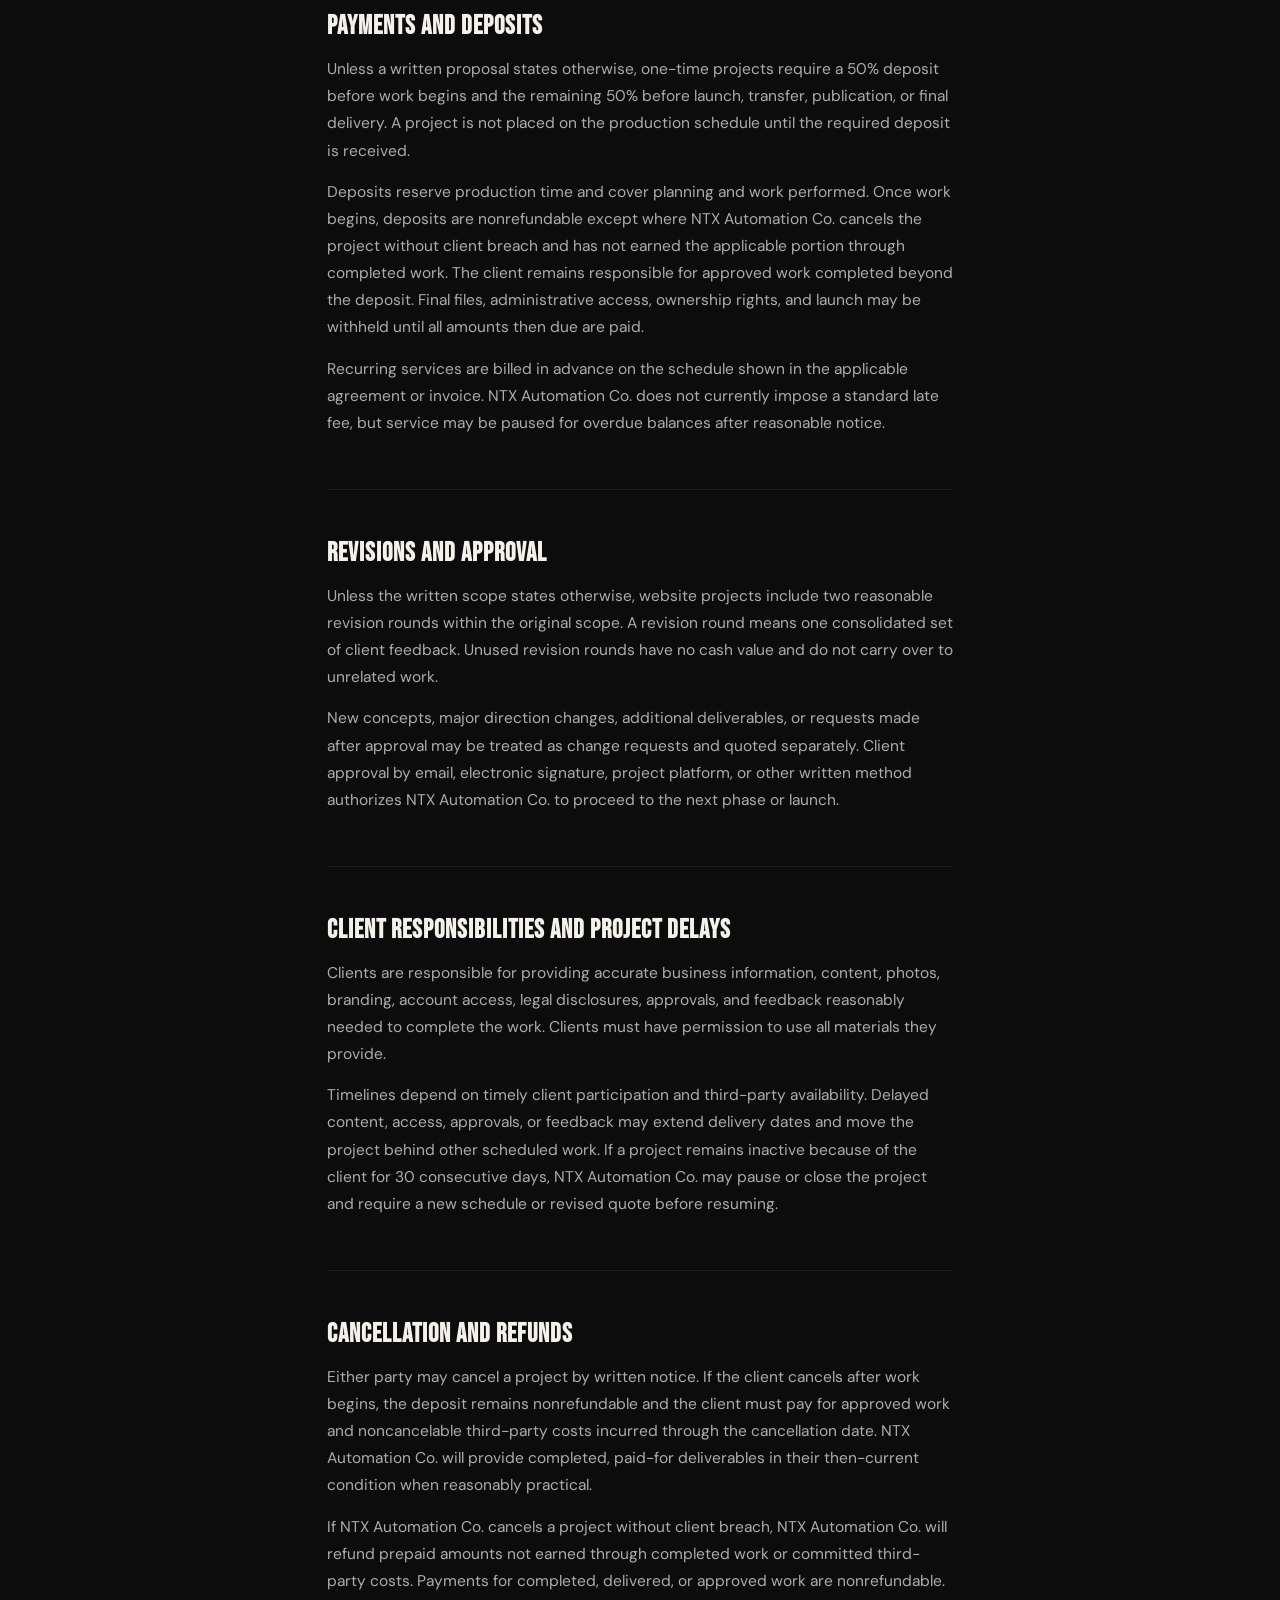
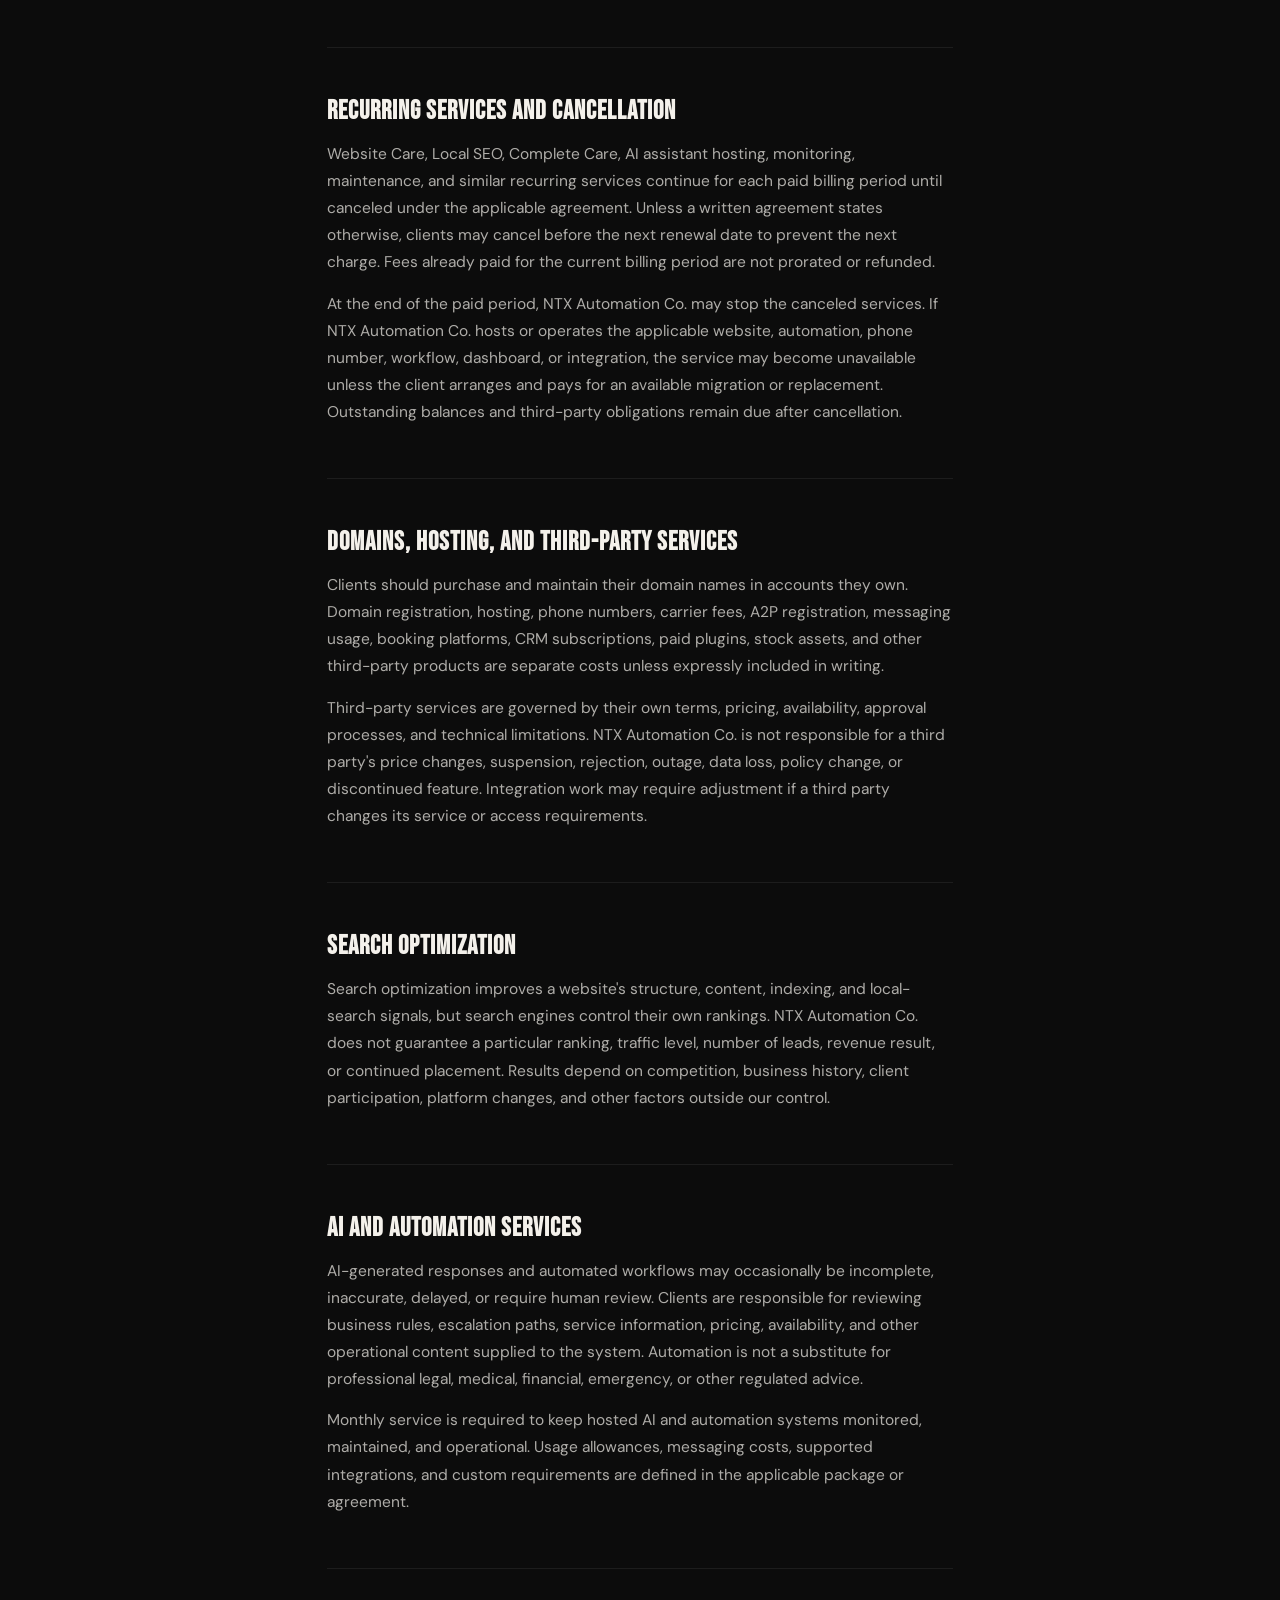
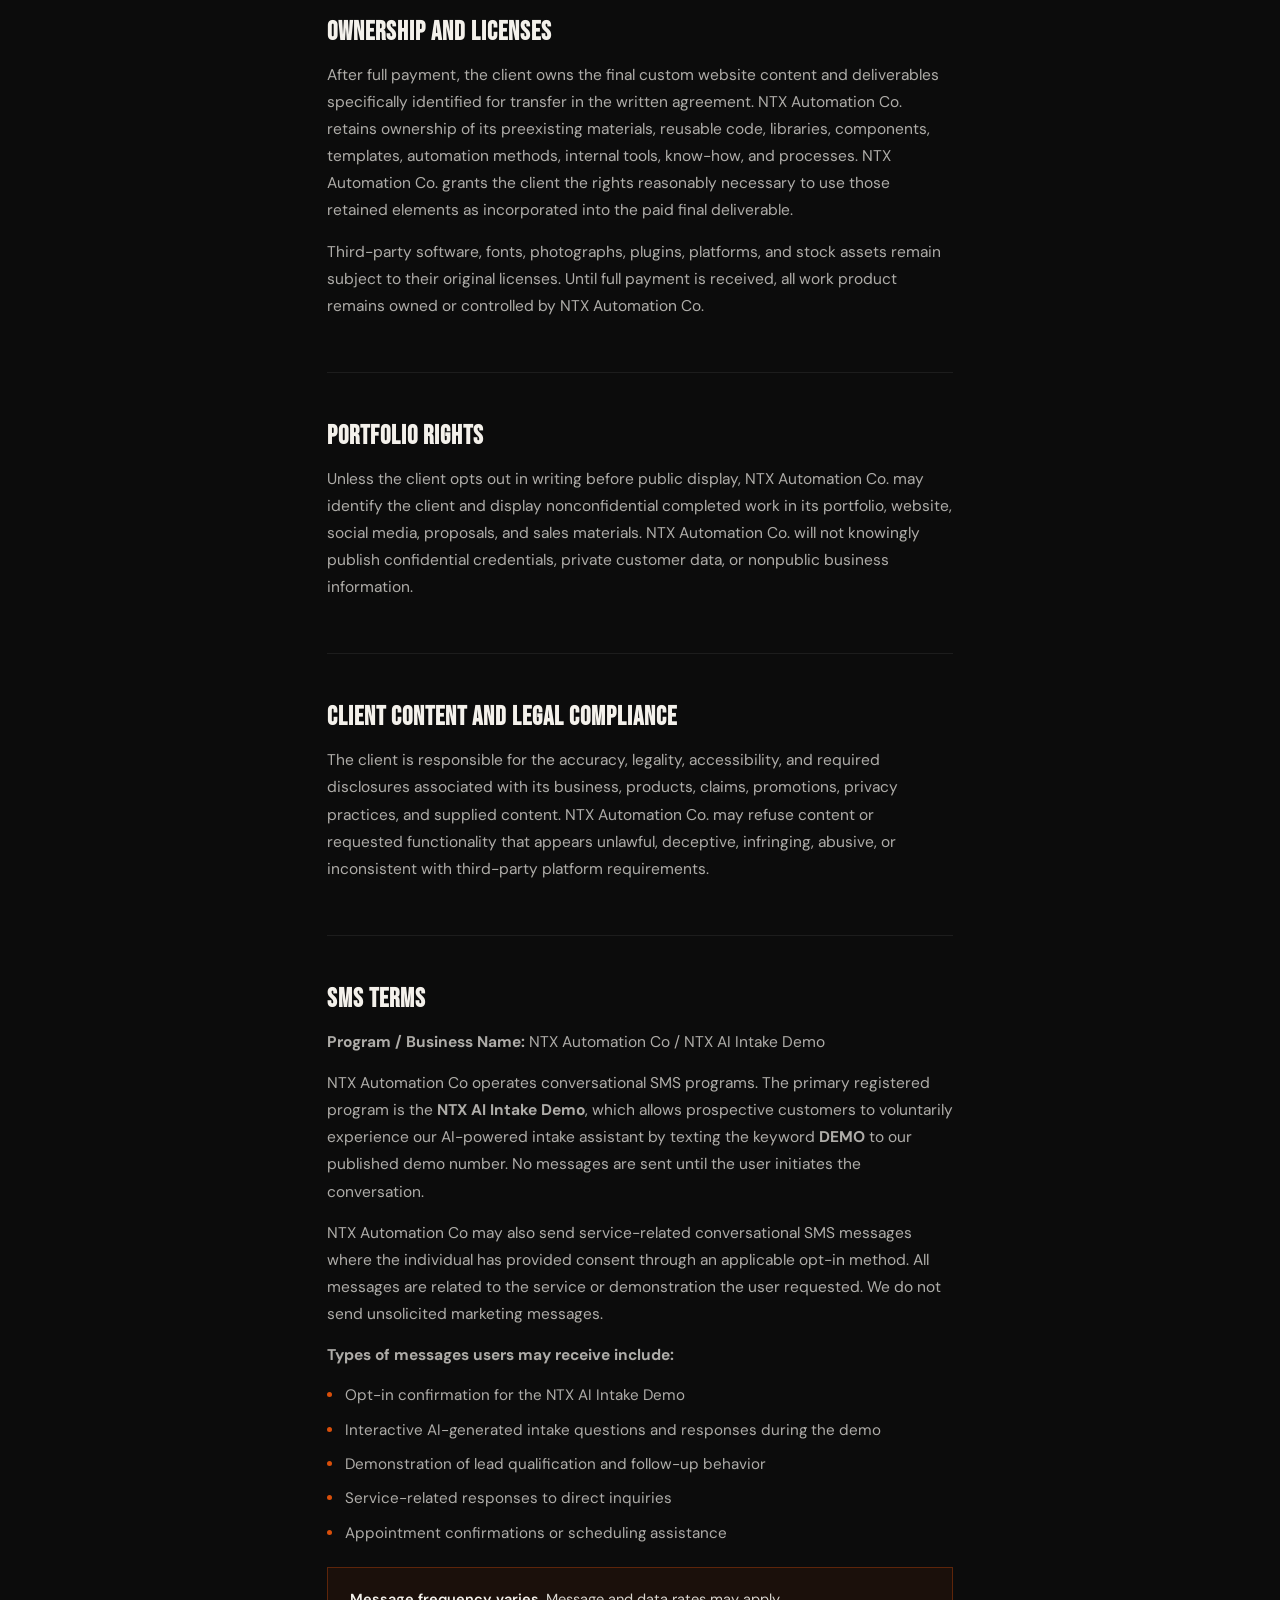
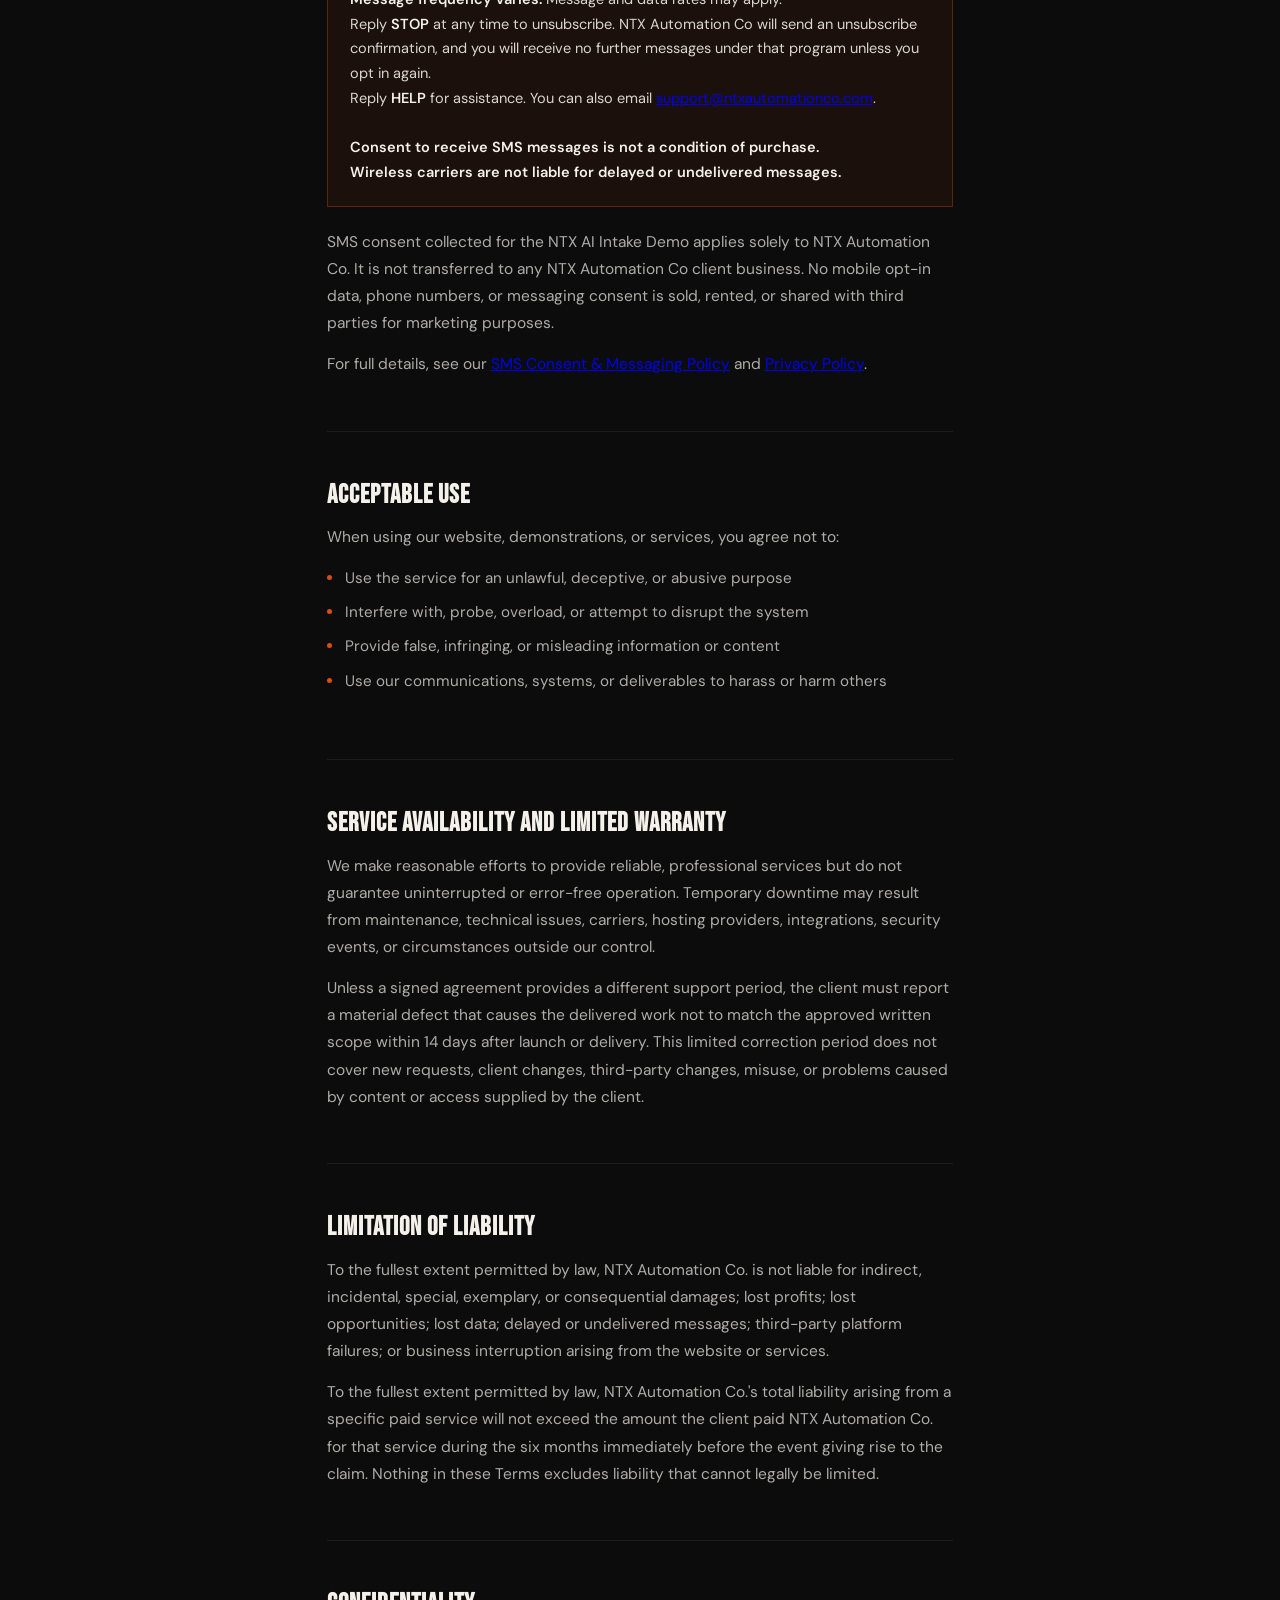
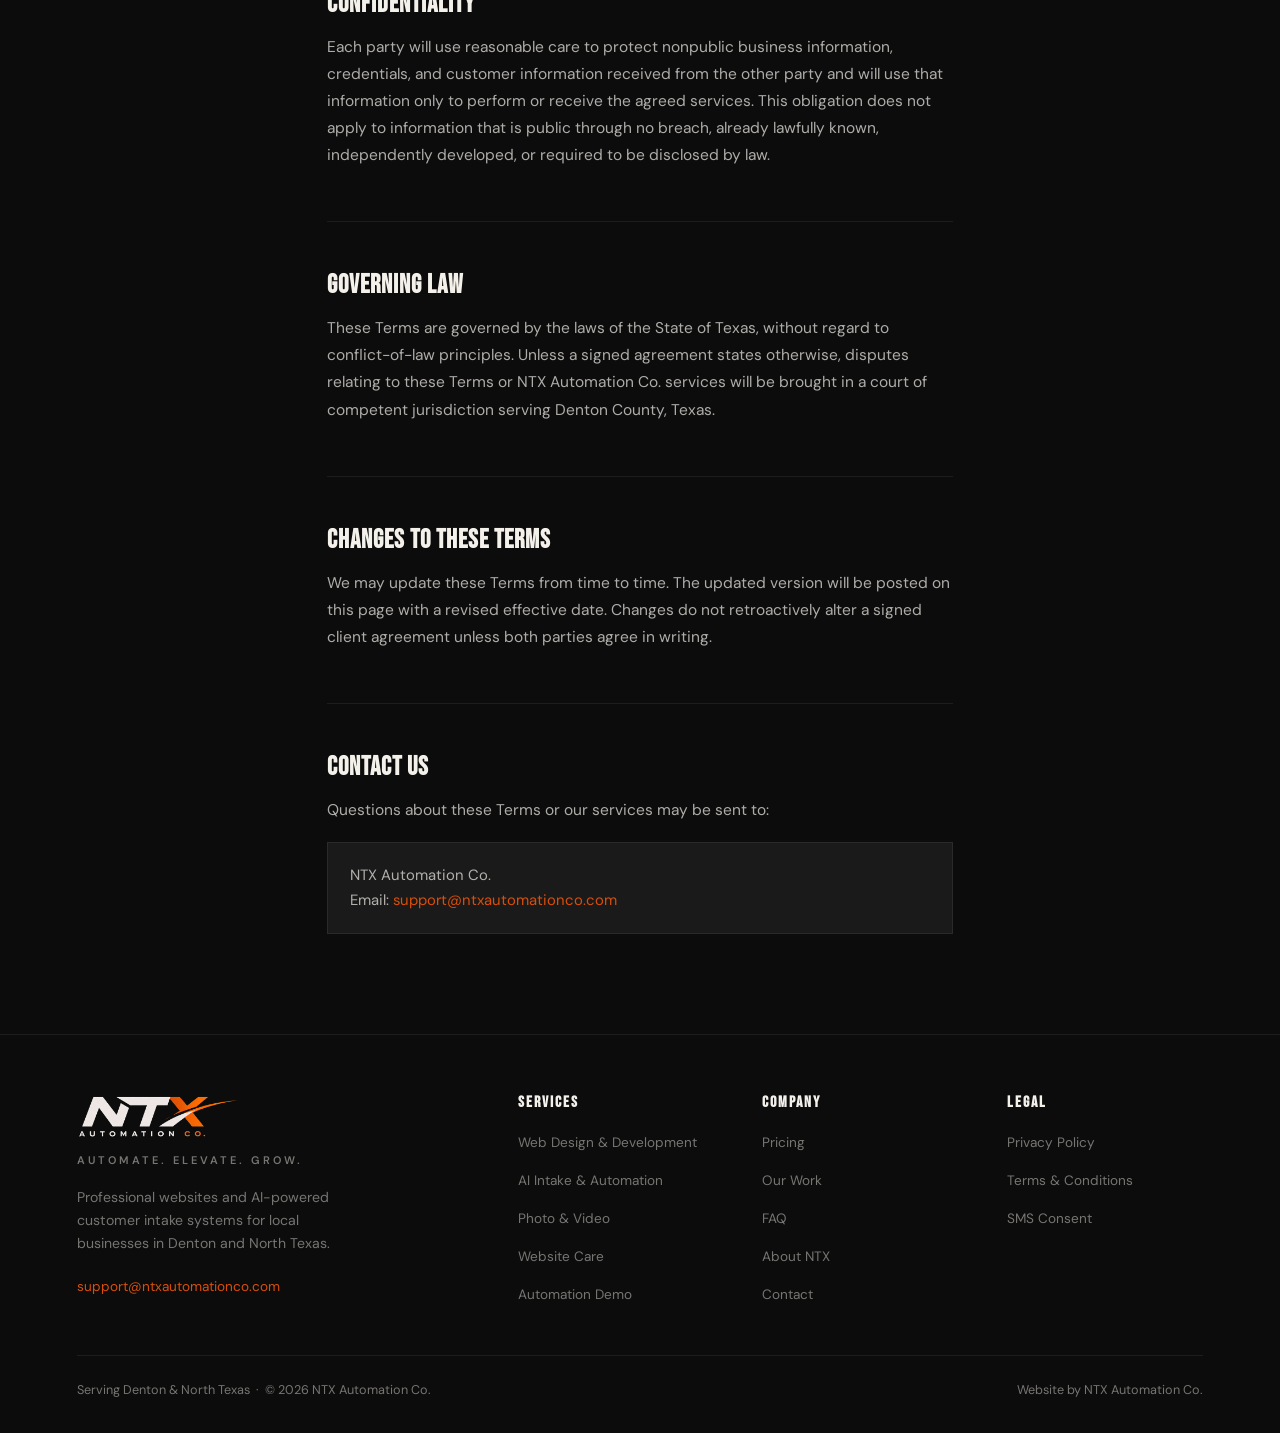
<file: terms.html>
<!DOCTYPE html>
<html lang="en">
<head>
<meta charset="UTF-8"/>
<meta name="viewport" content="width=device-width, initial-scale=1.0"/>
<title>Terms &amp; Conditions — NTX Automation Co.</title>
<meta name="description" content="Terms and Conditions for NTX Automation Co. website, automation, recurring service, and SMS communications."/>
<meta name="robots" content="index, follow"/>
<link rel="canonical" href="https://ntxautomationco.com/terms.html"/>
<meta name="theme-color" content="#d94f0a"/>
<link rel="icon" href="/favicon.svg" type="image/svg+xml"/>
<link rel="preconnect" href="https://fonts.googleapis.com"/>
<link rel="preconnect" href="https://fonts.gstatic.com" crossorigin/>
<link href="https://fonts.googleapis.com/css2?family=Bebas+Neue&amp;family=DM+Sans:wght@300;400;500;600&amp;display=swap" rel="stylesheet"/>
<link rel="stylesheet" href="/style.css"/>
</head>
<body>

<main id="main-content">

<div class="page-header">
  <span class="label">Legal</span>
  <h1>Terms &amp; Conditions</h1>
  <p class="effective">Effective Date: August 29, 2026</p>
</div>

<div class="legal-content">

  <div class="legal-section">
    <p>These Terms &amp; Conditions apply to the NTX Automation Co. website, consultations, proposals, website projects, recurring services, automation systems, and SMS communications. By using our website or purchasing services, you agree to these Terms. Paid work may also require a proposal, statement of work, order form, or Client Services Agreement. If a signed agreement conflicts with these general Terms, the signed agreement controls for that project.</p>
  </div>

  <div class="legal-section">
    <h2>Our Services</h2>
    <p>NTX Automation Co. provides digital services for local businesses. Depending on the package or written scope selected, services may include:</p>
    <ul>
      <li>Website design and development</li>
      <li>Website hosting, monitoring, maintenance, backups, and minor content updates</li>
      <li>Local search optimization and search-performance monitoring</li>
      <li>Professional photography or video coordinated directly or through third-party professionals</li>
      <li>AI-powered customer communication, intake, lead follow-up, and business automation</li>
      <li>Booking, calendar, CRM, webhook, messaging, or other third-party integrations</li>
    </ul>
    <p>The exact deliverables, exclusions, price, schedule, revision allowance, and recurring services for a client project are defined in the applicable written proposal or agreement.</p>
  </div>

  <div class="legal-section">
    <h2>Quotes, Scope, and Change Requests</h2>
    <p>Quotes are based on the information available when they are prepared and remain subject to the expiration date stated in the quote. Work outside the agreed scope—including additional pages, new features, new integrations, major design changes, added locations, additional phone numbers, dashboards, or expanded workflows—requires written approval and may require additional fees or time.</p>
    <p>Informal discussions, ideas, or examples are not included deliverables unless they appear in the written scope. NTX Automation Co. will not begin material out-of-scope work until the change is approved by both parties.</p>
  </div>

  <div class="legal-section">
    <h2>Payments and Deposits</h2>
    <p>Unless a written proposal states otherwise, one-time projects require a 50% deposit before work begins and the remaining 50% before launch, transfer, publication, or final delivery. A project is not placed on the production schedule until the required deposit is received.</p>
    <p>Deposits reserve production time and cover planning and work performed. Once work begins, deposits are nonrefundable except where NTX Automation Co. cancels the project without client breach and has not earned the applicable portion through completed work. The client remains responsible for approved work completed beyond the deposit. Final files, administrative access, ownership rights, and launch may be withheld until all amounts then due are paid.</p>
    <p>Recurring services are billed in advance on the schedule shown in the applicable agreement or invoice. NTX Automation Co. does not currently impose a standard late fee, but service may be paused for overdue balances after reasonable notice.</p>
  </div>

  <div class="legal-section">
    <h2>Revisions and Approval</h2>
    <p>Unless the written scope states otherwise, website projects include two reasonable revision rounds within the original scope. A revision round means one consolidated set of client feedback. Unused revision rounds have no cash value and do not carry over to unrelated work.</p>
    <p>New concepts, major direction changes, additional deliverables, or requests made after approval may be treated as change requests and quoted separately. Client approval by email, electronic signature, project platform, or other written method authorizes NTX Automation Co. to proceed to the next phase or launch.</p>
  </div>

  <div class="legal-section">
    <h2>Client Responsibilities and Project Delays</h2>
    <p>Clients are responsible for providing accurate business information, content, photos, branding, account access, legal disclosures, approvals, and feedback reasonably needed to complete the work. Clients must have permission to use all materials they provide.</p>
    <p>Timelines depend on timely client participation and third-party availability. Delayed content, access, approvals, or feedback may extend delivery dates and move the project behind other scheduled work. If a project remains inactive because of the client for 30 consecutive days, NTX Automation Co. may pause or close the project and require a new schedule or revised quote before resuming.</p>
  </div>

  <div class="legal-section">
    <h2>Cancellation and Refunds</h2>
    <p>Either party may cancel a project by written notice. If the client cancels after work begins, the deposit remains nonrefundable and the client must pay for approved work and noncancelable third-party costs incurred through the cancellation date. NTX Automation Co. will provide completed, paid-for deliverables in their then-current condition when reasonably practical.</p>
    <p>If NTX Automation Co. cancels a project without client breach, NTX Automation Co. will refund prepaid amounts not earned through completed work or committed third-party costs. Payments for completed, delivered, or approved work are nonrefundable.</p>
  </div>

  <div class="legal-section">
    <h2>Recurring Services and Cancellation</h2>
    <p>Website Care, Local SEO, Complete Care, AI assistant hosting, monitoring, maintenance, and similar recurring services continue for each paid billing period until canceled under the applicable agreement. Unless a written agreement states otherwise, clients may cancel before the next renewal date to prevent the next charge. Fees already paid for the current billing period are not prorated or refunded.</p>
    <p>At the end of the paid period, NTX Automation Co. may stop the canceled services. If NTX Automation Co. hosts or operates the applicable website, automation, phone number, workflow, dashboard, or integration, the service may become unavailable unless the client arranges and pays for an available migration or replacement. Outstanding balances and third-party obligations remain due after cancellation.</p>
  </div>

  <div class="legal-section">
    <h2>Domains, Hosting, and Third-Party Services</h2>
    <p>Clients should purchase and maintain their domain names in accounts they own. Domain registration, hosting, phone numbers, carrier fees, A2P registration, messaging usage, booking platforms, CRM subscriptions, paid plugins, stock assets, and other third-party products are separate costs unless expressly included in writing.</p>
    <p>Third-party services are governed by their own terms, pricing, availability, approval processes, and technical limitations. NTX Automation Co. is not responsible for a third party's price changes, suspension, rejection, outage, data loss, policy change, or discontinued feature. Integration work may require adjustment if a third party changes its service or access requirements.</p>
  </div>

  <div class="legal-section">
    <h2>Search Optimization</h2>
    <p>Search optimization improves a website's structure, content, indexing, and local-search signals, but search engines control their own rankings. NTX Automation Co. does not guarantee a particular ranking, traffic level, number of leads, revenue result, or continued placement. Results depend on competition, business history, client participation, platform changes, and other factors outside our control.</p>
  </div>

  <div class="legal-section">
    <h2>AI and Automation Services</h2>
    <p>AI-generated responses and automated workflows may occasionally be incomplete, inaccurate, delayed, or require human review. Clients are responsible for reviewing business rules, escalation paths, service information, pricing, availability, and other operational content supplied to the system. Automation is not a substitute for professional legal, medical, financial, emergency, or other regulated advice.</p>
    <p>Monthly service is required to keep hosted AI and automation systems monitored, maintained, and operational. Usage allowances, messaging costs, supported integrations, and custom requirements are defined in the applicable package or agreement.</p>
  </div>

  <div class="legal-section">
    <h2>Ownership and Licenses</h2>
    <p>After full payment, the client owns the final custom website content and deliverables specifically identified for transfer in the written agreement. NTX Automation Co. retains ownership of its preexisting materials, reusable code, libraries, components, templates, automation methods, internal tools, know-how, and processes. NTX Automation Co. grants the client the rights reasonably necessary to use those retained elements as incorporated into the paid final deliverable.</p>
    <p>Third-party software, fonts, photographs, plugins, platforms, and stock assets remain subject to their original licenses. Until full payment is received, all work product remains owned or controlled by NTX Automation Co.</p>
  </div>

  <div class="legal-section">
    <h2>Portfolio Rights</h2>
    <p>Unless the client opts out in writing before public display, NTX Automation Co. may identify the client and display nonconfidential completed work in its portfolio, website, social media, proposals, and sales materials. NTX Automation Co. will not knowingly publish confidential credentials, private customer data, or nonpublic business information.</p>
  </div>

  <div class="legal-section">
    <h2>Client Content and Legal Compliance</h2>
    <p>The client is responsible for the accuracy, legality, accessibility, and required disclosures associated with its business, products, claims, promotions, privacy practices, and supplied content. NTX Automation Co. may refuse content or requested functionality that appears unlawful, deceptive, infringing, abusive, or inconsistent with third-party platform requirements.</p>
  </div>

  <div class="legal-section">
    <h2>SMS Terms</h2>
    <p><strong>Program / Business Name:</strong> NTX Automation Co / NTX AI Intake Demo</p>
    <p>NTX Automation Co operates conversational SMS programs. The primary registered program is the <strong>NTX AI Intake Demo</strong>, which allows prospective customers to voluntarily experience our AI-powered intake assistant by texting the keyword <strong>DEMO</strong> to our published demo number. No messages are sent until the user initiates the conversation.</p>
    <p>NTX Automation Co may also send service-related conversational SMS messages where the individual has provided consent through an applicable opt-in method. All messages are related to the service or demonstration the user requested. We do not send unsolicited marketing messages.</p>
    <p><strong>Types of messages users may receive include:</strong></p>
    <ul>
      <li>Opt-in confirmation for the NTX AI Intake Demo</li>
      <li>Interactive AI-generated intake questions and responses during the demo</li>
      <li>Demonstration of lead qualification and follow-up behavior</li>
      <li>Service-related responses to direct inquiries</li>
      <li>Appointment confirmations or scheduling assistance</li>
    </ul>
    <div class="sms-callout">
      <strong>Message frequency varies.</strong> Message and data rates may apply.<br/>
      Reply <strong>STOP</strong> at any time to unsubscribe. NTX Automation Co will send an unsubscribe confirmation, and you will receive no further messages under that program unless you opt in again.<br/>
      Reply <strong>HELP</strong> for assistance. You can also email <a href="mailto:support@ntxautomationco.com">support@ntxautomationco.com</a>.<br/><br/>
      <strong>Consent to receive SMS messages is not a condition of purchase.</strong><br/>
      <strong>Wireless carriers are not liable for delayed or undelivered messages.</strong>
    </div>
    <p>SMS consent collected for the NTX AI Intake Demo applies solely to NTX Automation Co. It is not transferred to any NTX Automation Co client business. No mobile opt-in data, phone numbers, or messaging consent is sold, rented, or shared with third parties for marketing purposes.</p>
    <p>For full details, see our <a href="/sms-consent.html">SMS Consent &amp; Messaging Policy</a> and <a href="/privacy.html">Privacy Policy</a>.</p>
  </div>

  <div class="legal-section">
    <h2>Acceptable Use</h2>
    <p>When using our website, demonstrations, or services, you agree not to:</p>
    <ul>
      <li>Use the service for an unlawful, deceptive, or abusive purpose</li>
      <li>Interfere with, probe, overload, or attempt to disrupt the system</li>
      <li>Provide false, infringing, or misleading information or content</li>
      <li>Use our communications, systems, or deliverables to harass or harm others</li>
    </ul>
  </div>

  <div class="legal-section">
    <h2>Service Availability and Limited Warranty</h2>
    <p>We make reasonable efforts to provide reliable, professional services but do not guarantee uninterrupted or error-free operation. Temporary downtime may result from maintenance, technical issues, carriers, hosting providers, integrations, security events, or circumstances outside our control.</p>
    <p>Unless a signed agreement provides a different support period, the client must report a material defect that causes the delivered work not to match the approved written scope within 14 days after launch or delivery. This limited correction period does not cover new requests, client changes, third-party changes, misuse, or problems caused by content or access supplied by the client.</p>
  </div>

  <div class="legal-section">
    <h2>Limitation of Liability</h2>
    <p>To the fullest extent permitted by law, NTX Automation Co. is not liable for indirect, incidental, special, exemplary, or consequential damages; lost profits; lost opportunities; lost data; delayed or undelivered messages; third-party platform failures; or business interruption arising from the website or services.</p>
    <p>To the fullest extent permitted by law, NTX Automation Co.'s total liability arising from a specific paid service will not exceed the amount the client paid NTX Automation Co. for that service during the six months immediately before the event giving rise to the claim. Nothing in these Terms excludes liability that cannot legally be limited.</p>
  </div>

  <div class="legal-section">
    <h2>Confidentiality</h2>
    <p>Each party will use reasonable care to protect nonpublic business information, credentials, and customer information received from the other party and will use that information only to perform or receive the agreed services. This obligation does not apply to information that is public through no breach, already lawfully known, independently developed, or required to be disclosed by law.</p>
  </div>

  <div class="legal-section">
    <h2>Governing Law</h2>
    <p>These Terms are governed by the laws of the State of Texas, without regard to conflict-of-law principles. Unless a signed agreement states otherwise, disputes relating to these Terms or NTX Automation Co. services will be brought in a court of competent jurisdiction serving Denton County, Texas.</p>
  </div>

  <div class="legal-section">
    <h2>Changes to These Terms</h2>
    <p>We may update these Terms from time to time. The updated version will be posted on this page with a revised effective date. Changes do not retroactively alter a signed client agreement unless both parties agree in writing.</p>
  </div>

  <div class="legal-section">
    <h2>Contact Us</h2>
    <p>Questions about these Terms or our services may be sent to:</p>
    <div class="contact-block">
      NTX Automation Co.<br/>
      Email: <a href="mailto:support@ntxautomationco.com">support@ntxautomationco.com</a>
    </div>
  </div>

</div>

</main>

<script src="/components.js"></script>
</body>
</html>
</file>
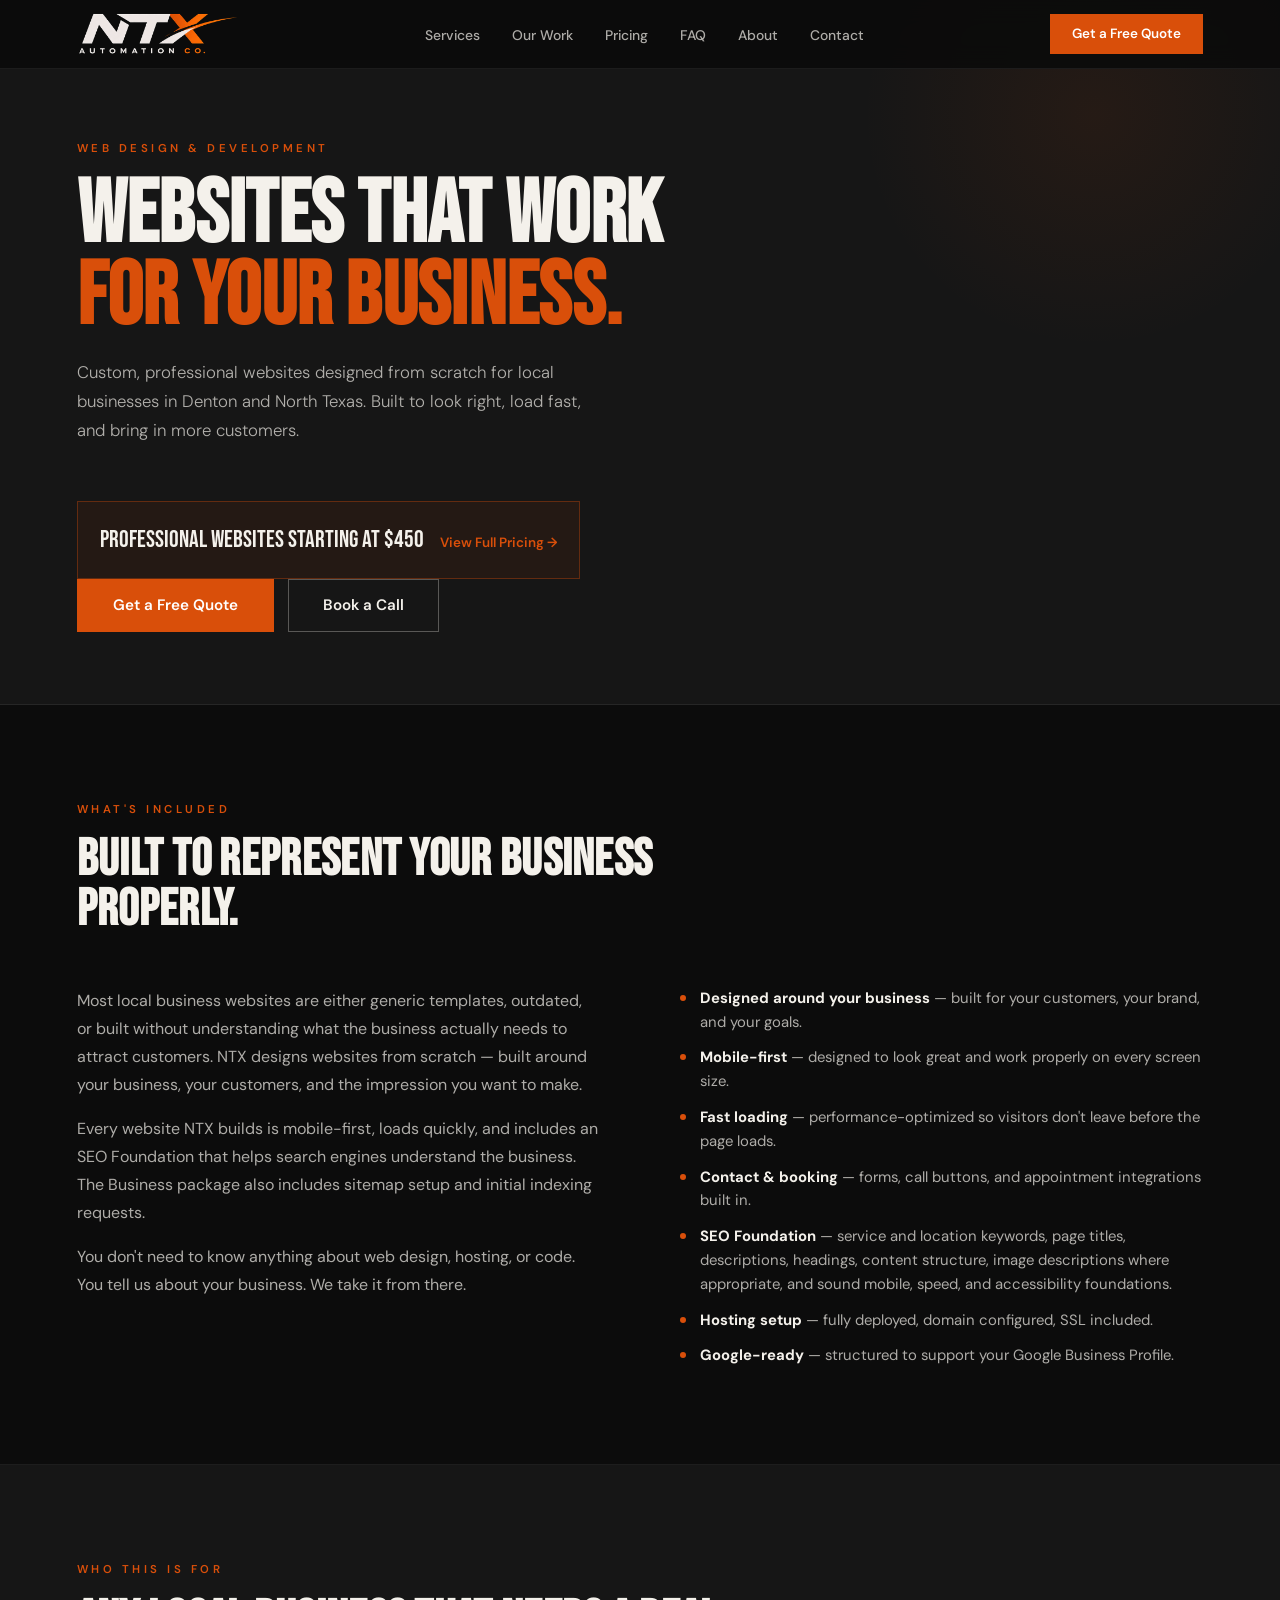
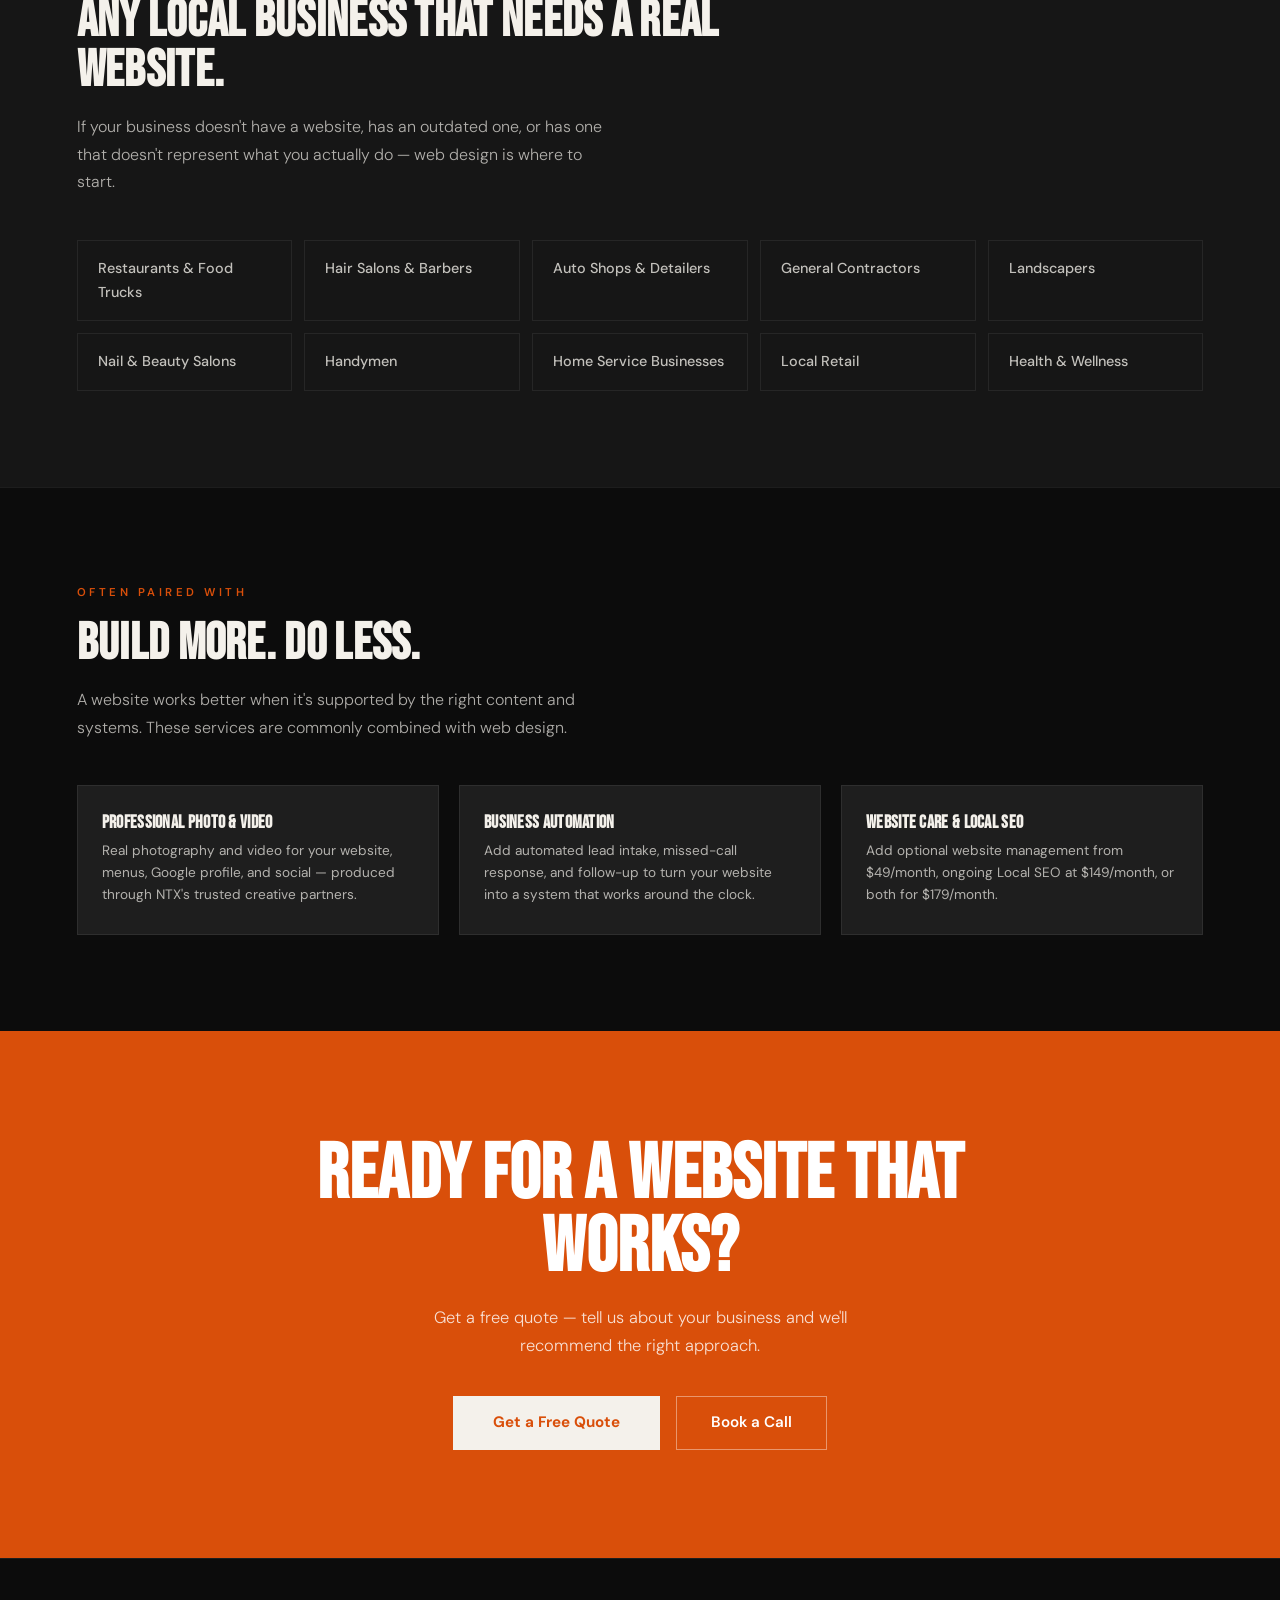
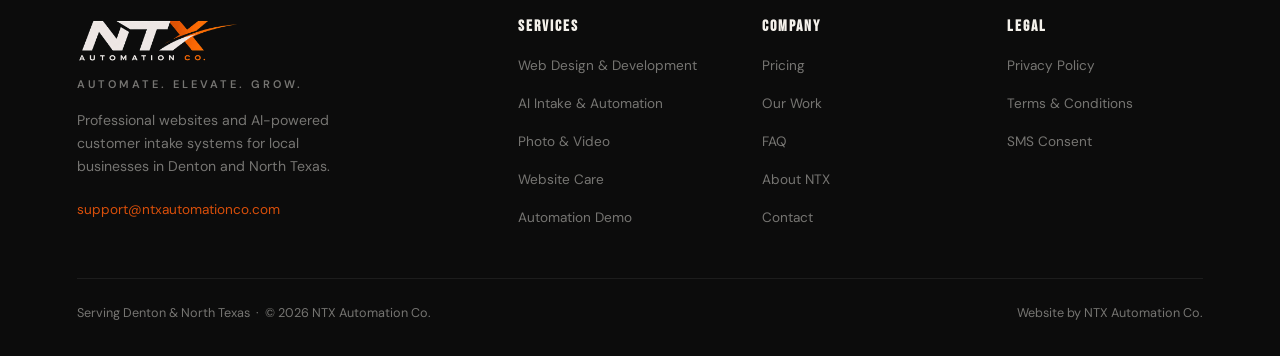
<file: web-design.html>
<!DOCTYPE html>
<html lang="en">
<head>
<meta charset="UTF-8"/>
<meta name="viewport" content="width=device-width, initial-scale=1.0"/>
<title>Web Design &amp; Development for Local Businesses | NTX Automation Co. — Denton, TX</title>
<meta name="description" content="Custom website design and development for local businesses in Denton and North Texas. Mobile-ready, fast, and built to bring in more customers. Get a free quote."/>
<meta name="robots" content="index, follow"/>
<link rel="canonical" href="https://ntxautomationco.com/web-design.html"/>
<meta name="theme-color" content="#d94f0a"/>
<meta property="og:title" content="Web Design &amp; Development — NTX Automation Co., Denton TX"/>
<meta property="og:description" content="Custom websites for local businesses in Denton and North Texas. Professional, mobile-ready, and built to convert visitors into customers."/>
<meta property="og:url" content="https://ntxautomationco.com/web-design.html"/>
<meta property="og:image" content="https://ntxautomationco.com/assets/og-image.jpg"/>
<meta property="og:image:width" content="1200"/>
<meta property="og:image:height" content="630"/>
<meta name="twitter:image" content="https://ntxautomationco.com/assets/og-image.jpg"/>
<meta property="og:type" content="website"/>
<script type="application/ld+json">
{
  "@context": "https://schema.org",
  "@type": "Service",
  "serviceType": "Website Design and Development",
  "provider": { "@type": "LocalBusiness", "name": "NTX Automation Co.", "url": "https://ntxautomationco.com" },
  "areaServed": { "@type": "AdministrativeArea", "name": "Denton, Texas" },
  "description": "Custom website design and development for local businesses in Denton and North Texas."
}
</script>
<link rel="icon" href="/assets/favicon-32.png" type="image/png" sizes="32x32"/>
<link rel="icon" href="/assets/favicon-48.png" type="image/png" sizes="48x48"/>
<link rel="icon" href="/assets/favicon-96.png" type="image/png" sizes="96x96"/>
<link rel="icon" href="/assets/favicon-192.png" type="image/png" sizes="192x192"/>
<link rel="icon" href="/assets/ntx-icon-512.png" type="image/png" sizes="512x512"/>
<link rel="apple-touch-icon" href="/assets/apple-touch-icon.png"/>
<link rel="preconnect" href="https://fonts.googleapis.com"/>
<link rel="preconnect" href="https://fonts.gstatic.com" crossorigin/>
<link href="https://fonts.googleapis.com/css2?family=Bebas+Neue&family=DM+Sans:wght@300;400;500;600&display=swap" rel="stylesheet"/>
<link rel="stylesheet" href="/style.css"/>
<style>
.service-page-hero {
  padding: 140px 6% 72px;
  background: var(--gray);
  border-bottom: 1px solid var(--border);
  position: relative; overflow: hidden;
}
.service-page-hero::after {
  content: '';
  position: absolute; top: -20%; right: -5%;
  width: 40vw; height: 40vw; max-width: 500px;
  background: radial-gradient(circle, rgba(217,79,10,0.08) 0%, transparent 65%);
  pointer-events: none;
}
.service-page-hero h1 {
  font-family: 'Bebas Neue', sans-serif;
  font-size: clamp(3rem, 7vw, 5.5rem);
  line-height: 0.93; max-width: 780px; margin-bottom: 20px;
}
.service-page-hero h1 em { font-style: normal; color: var(--orange); display: block; }
.service-page-hero p {
  font-size: 1.05rem; color: var(--body);
  max-width: 520px; font-weight: 300; line-height: 1.72;
  margin-bottom: 32px;
}
.hero-actions { display: flex; gap: 14px; flex-wrap: wrap; }

.what-section { background: var(--black); }
.what-grid {
  display: grid;
  grid-template-columns: 1fr 1fr;
  gap: 80px;
  align-items: start;
  margin-top: 52px;
}
.what-grid p {
  font-size: 1rem; color: var(--body);
  line-height: 1.75; margin-bottom: 16px;
}
.feature-list { list-style: none; display: flex; flex-direction: column; gap: 12px; }
.feature-list li {
  display: flex; gap: 14px; align-items: flex-start;
  font-size: 0.93rem; color: var(--body); line-height: 1.6;
}
.feature-dot {
  width: 6px; height: 6px; background: var(--orange);
  border-radius: 50%; flex-shrink: 0; margin-top: 8px;
}

.good-for-section { background: var(--gray); }
.good-for-grid {
  display: grid;
  grid-template-columns: repeat(auto-fill, minmax(180px, 1fr));
  gap: 12px;
  margin-top: 44px;
}
.good-for-item {
  padding: 16px 20px;
  border: 1px solid var(--border);
  font-size: 0.9rem; font-weight: 500;
  color: rgba(244,241,235,0.78);
  transition: border-color 0.2s, color 0.2s;
}
.good-for-item:hover { border-color: var(--orange); color: var(--white); }

.related-section { background: var(--black); }
.related-grid { display: grid; grid-template-columns: repeat(3,1fr); gap: 20px; margin-top: 44px; }
.related-card {
  padding: 28px 24px;
  border: 1px solid var(--border);
  background: var(--card);
  text-decoration: none;
  display: block;
  transition: border-color 0.2s, background 0.2s;
}
.related-card:hover { border-color: var(--orange); background: var(--card-hover); }
.related-card h3 { font-family: 'Bebas Neue', sans-serif; font-size: 1.15rem; color: var(--white); margin-bottom: 8px; }
.related-card p { font-size: 0.85rem; color: var(--body); line-height: 1.6; }

@media (max-width: 900px) {
  .what-grid { grid-template-columns: 1fr; gap: 40px; }
  .related-grid { grid-template-columns: 1fr; gap: 12px; }
}
@media (max-width: 580px) {
  .service-page-hero { padding: 110px 5% 52px; }
}
</style>
</head>
<body>

<main id="main-content">

<div class="service-page-hero">
  <span class="label">Web Design &amp; Development</span>
  <h1>Websites That Work<br><em>For Your Business.</em></h1>
  <p>Custom, professional websites designed from scratch for local businesses in Denton and North Texas. Built to look right, load fast, and bring in more customers.</p>
      <div style="margin-top:24px;padding:18px 22px;border:1px solid var(--orange-border);background:var(--orange-dim);display:inline-flex;align-items:baseline;gap:16px;flex-wrap:wrap;">
        <span style="font-family:'Bebas Neue',sans-serif;font-size:1.5rem;color:var(--white);">Professional Websites Starting at $450</span>
        <a href="/packages.html#website-pricing" style="font-size:0.84rem;font-weight:600;color:var(--orange);text-decoration:none;">View Full Pricing →</a>
      </div>
  <div class="hero-actions">
    <a href="/contact.html?pkg=business" class="btn-primary">Get a Free Quote</a>
    <a href="https://calendly.com/nichonmarshall/15min" target="_blank" rel="noopener" class="btn-ghost">Book a Call</a>
  </div>
</div>

<!-- WHAT'S INCLUDED -->
<section class="what-section" aria-labelledby="what-heading">
  <div class="reveal">
    <span class="label">What's Included</span>
    <h2 class="section-heading" id="what-heading">Built to Represent Your Business Properly.</h2>
  </div>
  <div class="what-grid">
    <div class="reveal">
      <p>Most local business websites are either generic templates, outdated, or built without understanding what the business actually needs to attract customers. NTX designs websites from scratch — built around your business, your customers, and the impression you want to make.</p>
      <p>Every website NTX builds is mobile-first, loads quickly, and includes an SEO Foundation that helps search engines understand the business. The Business package also includes sitemap setup and initial indexing requests.</p>
      <p>You don't need to know anything about web design, hosting, or code. You tell us about your business. We take it from there.</p>
    </div>
    <ul class="feature-list reveal reveal-d2">
      <li><div class="feature-dot"></div><div><strong style="color:var(--white);">Designed around your business</strong> — built for your customers, your brand, and your goals.</div></li>
      <li><div class="feature-dot"></div><div><strong style="color:var(--white);">Mobile-first</strong> — designed to look great and work properly on every screen size.</div></li>
      <li><div class="feature-dot"></div><div><strong style="color:var(--white);">Fast loading</strong> — performance-optimized so visitors don't leave before the page loads.</div></li>
      <li><div class="feature-dot"></div><div><strong style="color:var(--white);">Contact &amp; booking</strong> — forms, call buttons, and appointment integrations built in.</div></li>
      <li><div class="feature-dot"></div><div><strong style="color:var(--white);">SEO Foundation</strong> — service and location keywords, page titles, descriptions, headings, content structure, image descriptions where appropriate, and sound mobile, speed, and accessibility foundations.</div></li>
      <li><div class="feature-dot"></div><div><strong style="color:var(--white);">Hosting setup</strong> — fully deployed, domain configured, SSL included.</div></li>
      <li><div class="feature-dot"></div><div><strong style="color:var(--white);">Google-ready</strong> — structured to support your Google Business Profile.</div></li>
    </ul>
  </div>
</section>

<hr class="section-rule"/>

<!-- GOOD FOR -->
<section class="good-for-section" aria-labelledby="goodfor-heading">
  <div class="reveal">
    <span class="label">Who This Is For</span>
    <h2 class="section-heading" id="goodfor-heading">Any Local Business That Needs a Real Website.</h2>
    <p class="section-body">If your business doesn't have a website, has an outdated one, or has one that doesn't represent what you actually do — web design is where to start.</p>
  </div>
  <div class="good-for-grid reveal">
    <div class="good-for-item">Restaurants &amp; Food Trucks</div>
    <div class="good-for-item">Hair Salons &amp; Barbers</div>
    <div class="good-for-item">Auto Shops &amp; Detailers</div>
    <div class="good-for-item">General Contractors</div>
    <div class="good-for-item">Landscapers</div>
    <div class="good-for-item">Nail &amp; Beauty Salons</div>
    <div class="good-for-item">Handymen</div>
    <div class="good-for-item">Home Service Businesses</div>
    <div class="good-for-item">Local Retail</div>
    <div class="good-for-item">Health &amp; Wellness</div>
  </div>
</section>

<hr class="section-rule"/>

<!-- RELATED SERVICES -->
<section class="related-section" aria-labelledby="related-heading">
  <div class="reveal">
    <span class="label">Often Paired With</span>
    <h2 class="section-heading" id="related-heading">Build More. Do Less.</h2>
    <p class="section-body">A website works better when it's supported by the right content and systems. These services are commonly combined with web design.</p>
  </div>
  <div class="related-grid reveal">
    <a href="/photo-video.html" class="related-card">
      <h3>Professional Photo &amp; Video</h3>
      <p>Real photography and video for your website, menus, Google profile, and social — produced through NTX's trusted creative partners.</p>
    </a>
    <a href="/automation.html" class="related-card">
      <h3>Business Automation</h3>
      <p>Add automated lead intake, missed-call response, and follow-up to turn your website into a system that works around the clock.</p>
    </a>
    <a href="/website-care.html" class="related-card">
      <h3>Website Care &amp; Local SEO</h3>
      <p>Add optional website management from $49/month, ongoing Local SEO at $149/month, or both for $179/month.</p>
    </a>
  </div>
</section>

<section class="final-cta" aria-labelledby="wd-cta-heading">
  <h2 id="wd-cta-heading">Ready for a Website That Works?</h2>
  <p>Get a free quote — tell us about your business and we'll recommend the right approach.</p>
  <div class="final-cta-actions">
    <a href="/contact.html?pkg=business" class="btn-white">Get a Free Quote</a>
    <a href="https://calendly.com/nichonmarshall/15min" target="_blank" rel="noopener"
       class="btn-ghost" style="border-color:rgba(255,255,255,0.4);color:#fff;">Book a Call</a>
  </div>
</section>

</main>

<script src="/components.js"></script>
</body>
</html>
</file>
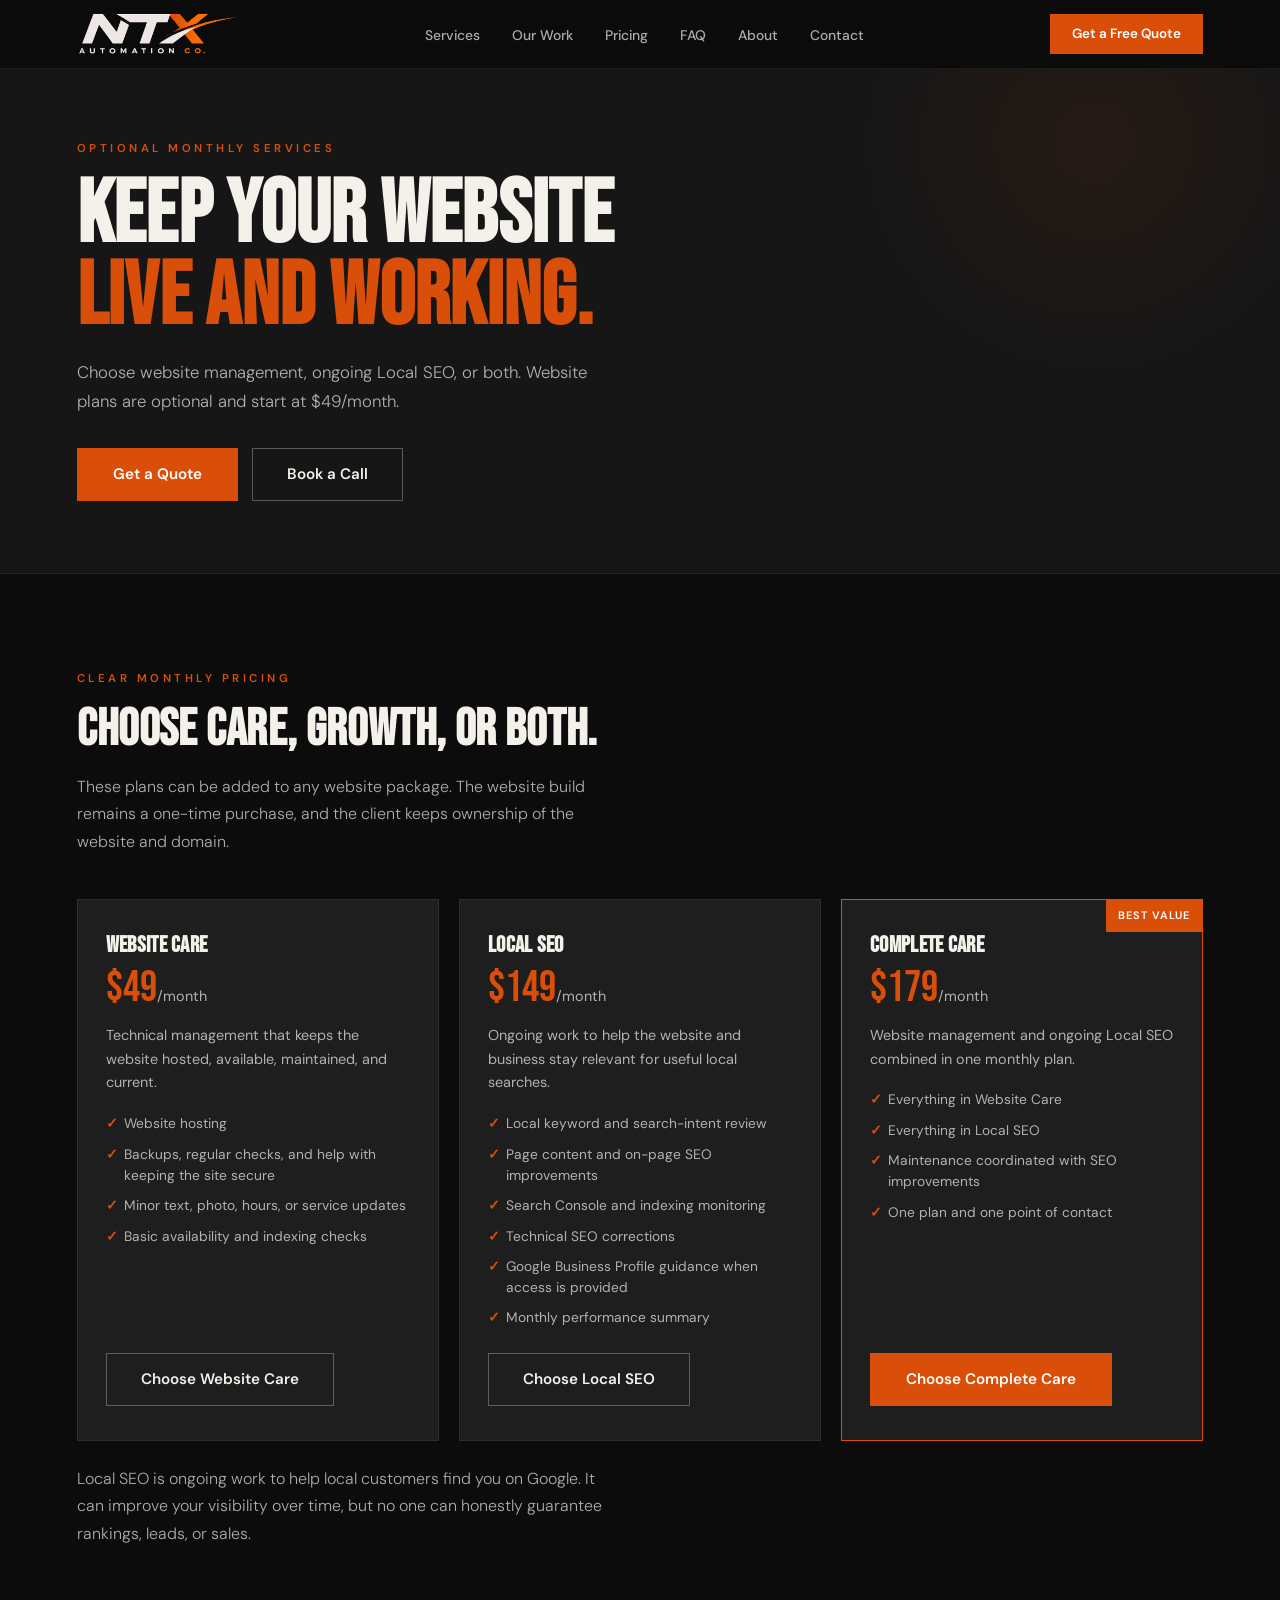
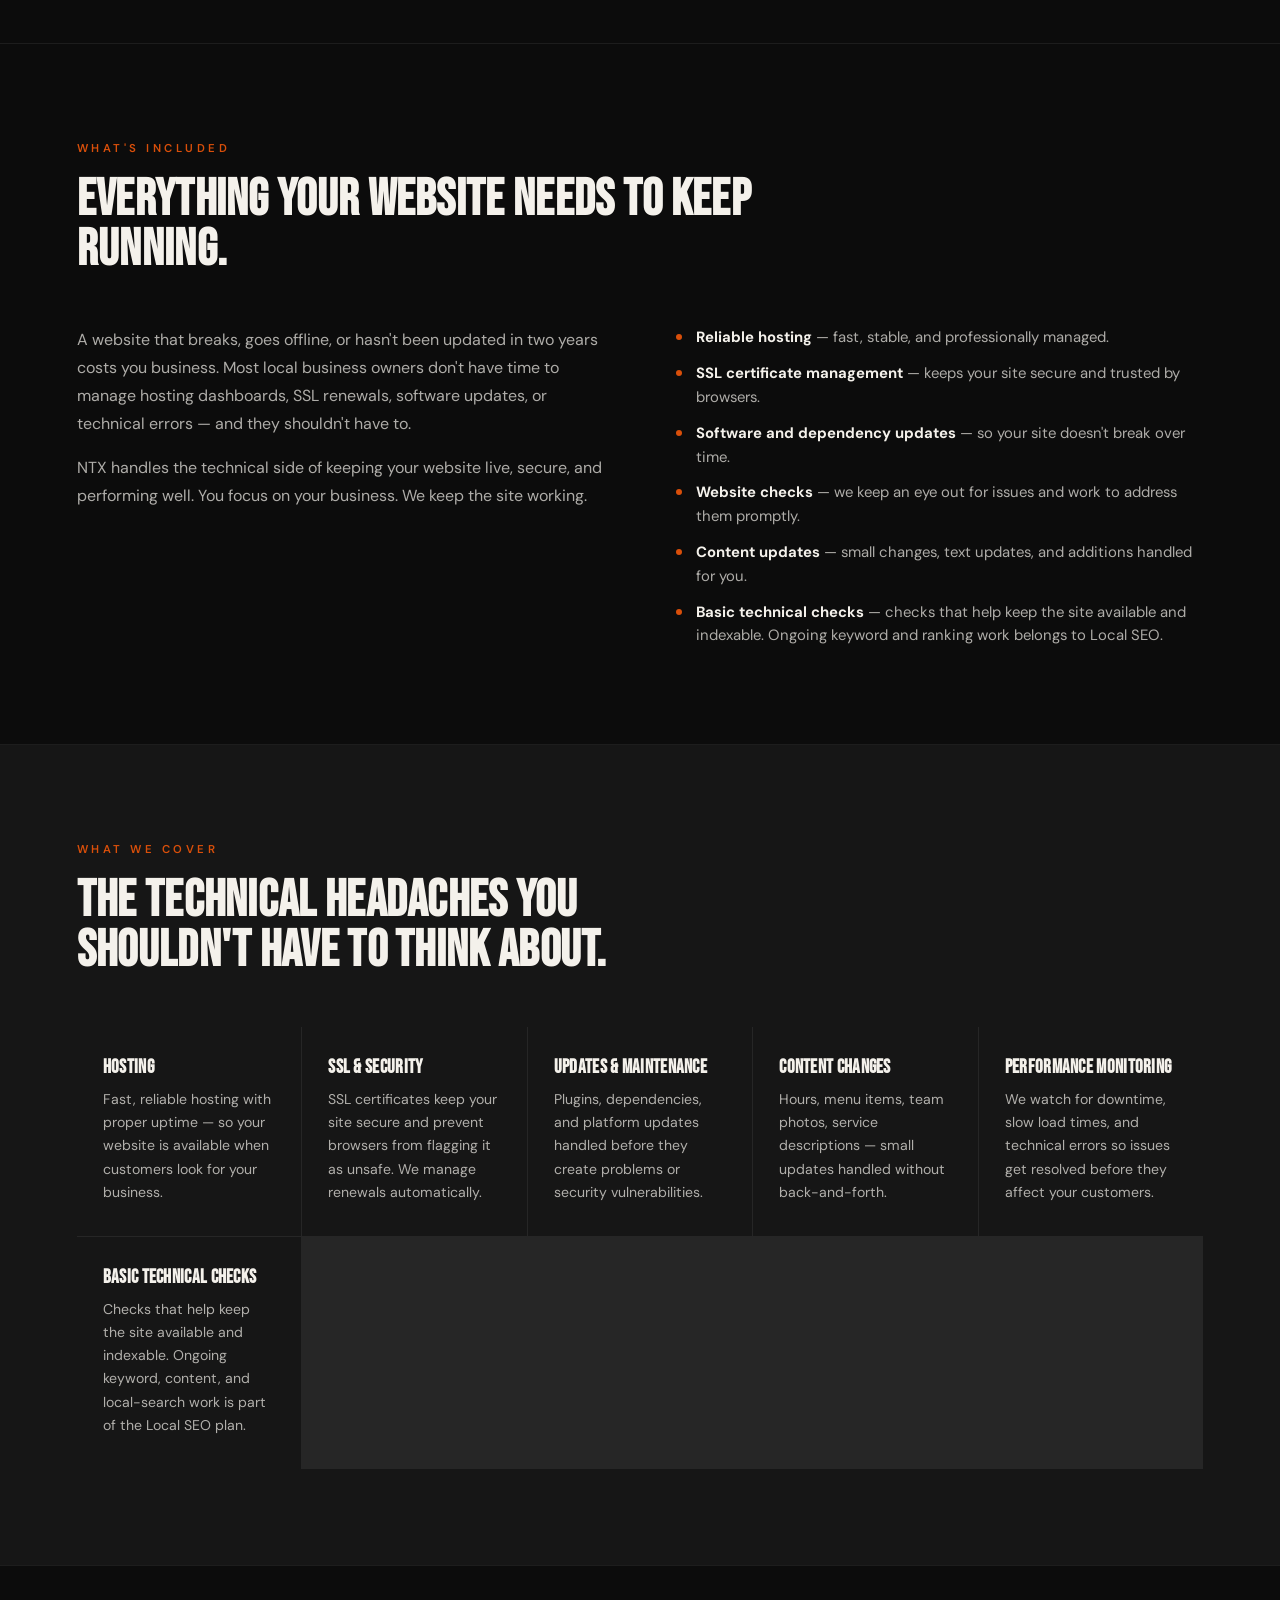
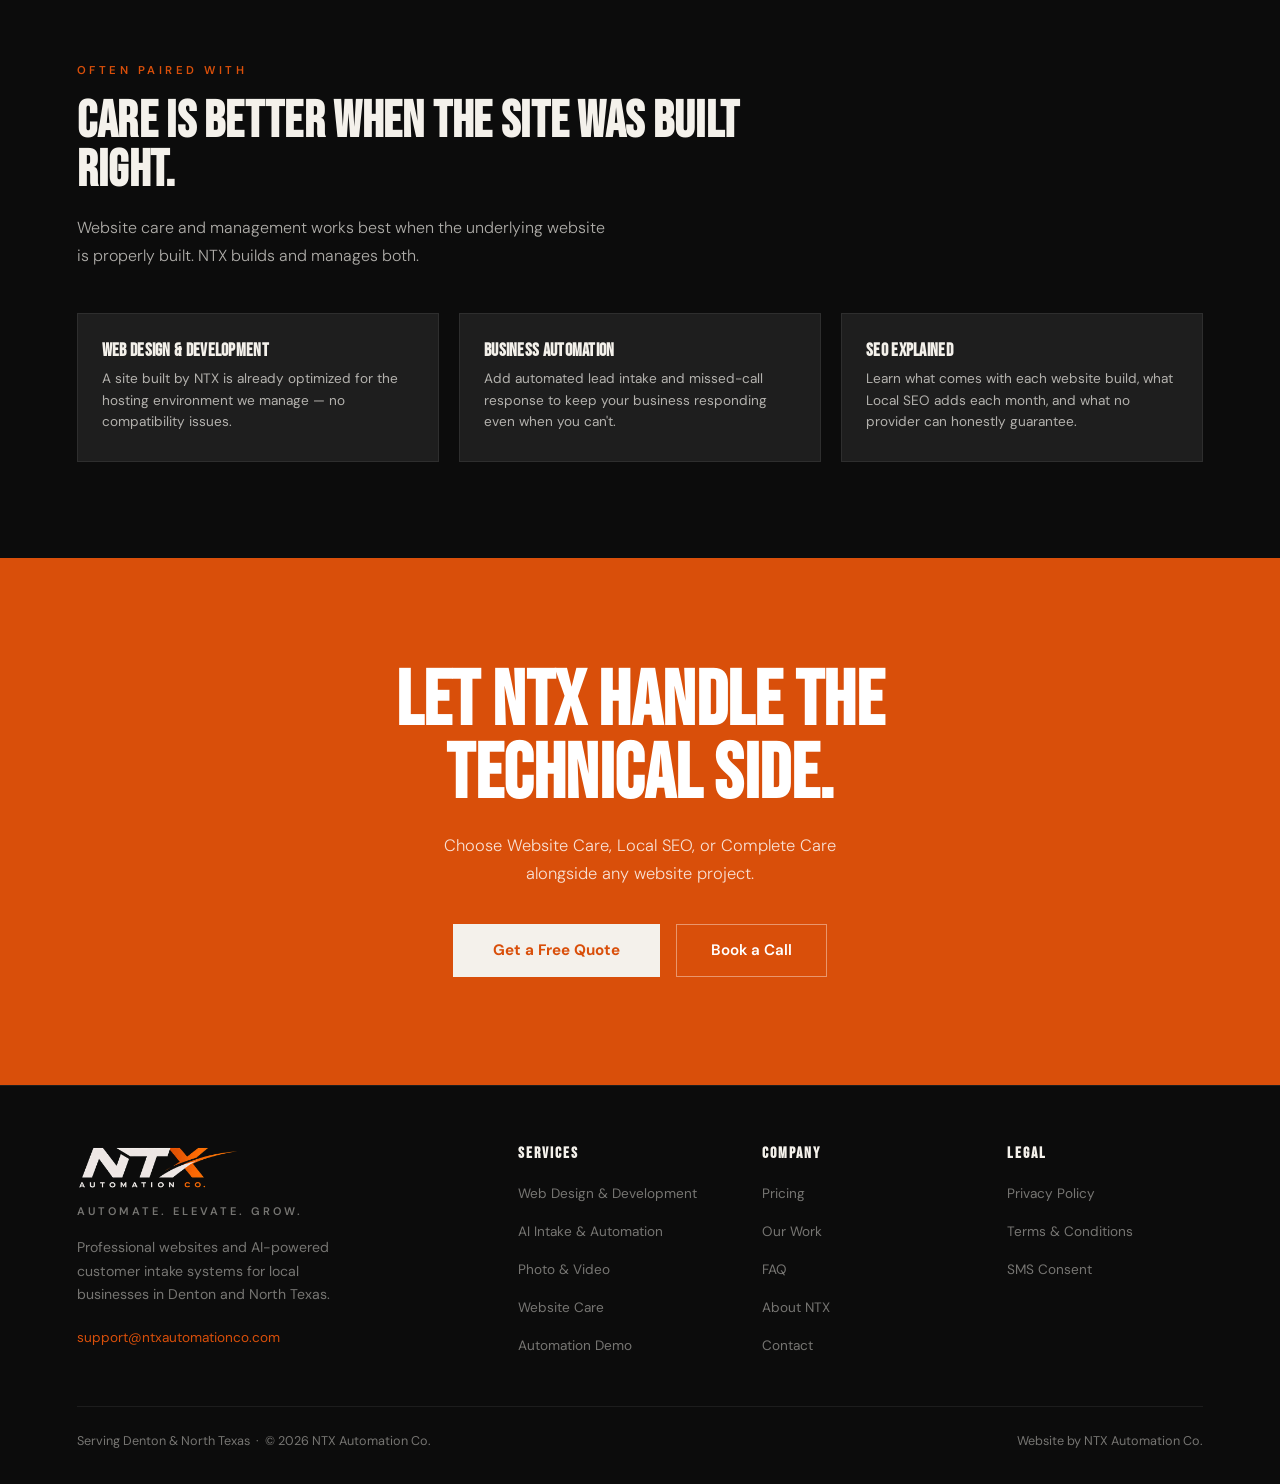
<file: website-care.html>
<!DOCTYPE html>
<html lang="en">
<head>
<meta charset="UTF-8"/>
<meta name="viewport" content="width=device-width, initial-scale=1.0"/>
<title>Website Care &amp; Local SEO Plans | NTX Automation Co. — Denton, TX</title>
<meta name="description" content="Optional monthly website plans from NTX Automation Co.: Website Care at $49/month, Local SEO at $149/month, or Complete Care at $179/month."/>
<meta name="robots" content="index, follow"/>
<link rel="canonical" href="https://ntxautomationco.com/website-care.html"/>
<meta name="theme-color" content="#d94f0a"/>
<meta property="og:title" content="Website Care &amp; Local SEO — NTX Automation Co."/>
<meta property="og:description" content="Website Care at $49/month, Local SEO at $149/month, or both with Complete Care at $179/month."/>
<meta property="og:url" content="https://ntxautomationco.com/website-care.html"/>
<meta property="og:image" content="https://ntxautomationco.com/assets/og-image.jpg"/>
<meta property="og:image:width" content="1200"/>
<meta property="og:image:height" content="630"/>
<meta name="twitter:image" content="https://ntxautomationco.com/assets/og-image.jpg"/>
<meta property="og:type" content="website"/>
<link rel="icon" href="/assets/favicon-32.png" type="image/png" sizes="32x32"/>
<link rel="icon" href="/assets/favicon-48.png" type="image/png" sizes="48x48"/>
<link rel="icon" href="/assets/favicon-96.png" type="image/png" sizes="96x96"/>
<link rel="icon" href="/assets/favicon-192.png" type="image/png" sizes="192x192"/>
<link rel="icon" href="/assets/ntx-icon-512.png" type="image/png" sizes="512x512"/>
<link rel="apple-touch-icon" href="/assets/apple-touch-icon.png"/>
<link rel="preconnect" href="https://fonts.googleapis.com"/>
<link rel="preconnect" href="https://fonts.gstatic.com" crossorigin/>
<link href="https://fonts.googleapis.com/css2?family=Bebas+Neue&family=DM+Sans:wght@300;400;500;600&display=swap" rel="stylesheet"/>
<link rel="stylesheet" href="/style.css"/>
<style>
.service-page-hero {
  padding: 140px 6% 72px; background: var(--gray);
  border-bottom: 1px solid var(--border);
  position: relative; overflow: hidden;
}
.service-page-hero::after {
  content: ''; position: absolute; top: -20%; right: -5%;
  width: 40vw; height: 40vw; max-width: 500px;
  background: radial-gradient(circle, rgba(217,79,10,0.08) 0%, transparent 65%);
  pointer-events: none;
}
.service-page-hero h1 {
  font-family: 'Bebas Neue', sans-serif;
  font-size: clamp(3rem, 7vw, 5.5rem);
  line-height: 0.93; max-width: 780px; margin-bottom: 20px;
}
.service-page-hero h1 em { font-style: normal; color: var(--orange); display: block; }
.service-page-hero p {
  font-size: 1.05rem; color: var(--body);
  max-width: 520px; font-weight: 300; line-height: 1.72; margin-bottom: 32px;
}
.hero-actions { display: flex; gap: 14px; flex-wrap: wrap; }

.two-col {
  display: grid; grid-template-columns: 1fr 1fr;
  gap: 72px; align-items: start; margin-top: 52px;
}
.two-col p { font-size: 1rem; color: var(--body); line-height: 1.75; margin-bottom: 16px; }
.feature-list { list-style: none; display: flex; flex-direction: column; gap: 12px; }
.feature-list li {
  display: flex; gap: 14px; align-items: flex-start;
  font-size: 0.93rem; color: var(--body); line-height: 1.6;
}
.feature-dot { width: 6px; height: 6px; background: var(--orange); border-radius: 50%; flex-shrink: 0; margin-top: 8px; }

.care-grid {
  display: grid;
  grid-template-columns: repeat(auto-fit, minmax(220px, 1fr));
  gap: 1px; background: var(--border); margin-top: 52px;
}
.care-item { background: var(--gray); padding: 32px 26px; transition: background 0.2s; }
.care-item:hover { background: #1c1c1c; }
.care-item h3 { font-family: 'Bebas Neue', sans-serif; font-size: 1.2rem; color: var(--white); margin-bottom: 10px; }
.care-item p { font-size: 0.88rem; color: var(--body); line-height: 1.65; }

.plan-grid { display: grid; grid-template-columns: repeat(3, 1fr); gap: 20px; margin-top: 44px; }
.plan-card { position: relative; padding: 34px 28px; border: 1px solid var(--border); background: var(--card); display: flex; flex-direction: column; }
.plan-card.featured { border-color: var(--orange); }
.plan-card h3 { font-family: 'Bebas Neue', sans-serif; font-size: 1.45rem; color: var(--white); margin-bottom: 10px; }
.plan-price { font-family: 'Bebas Neue', sans-serif; font-size: 2.7rem; color: var(--orange); line-height: 1; margin-bottom: 14px; }
.plan-price span { font-family: 'DM Sans', sans-serif; font-size: 0.9rem; color: var(--body); }
.plan-card p { font-size: 0.9rem; color: var(--body); line-height: 1.65; margin-bottom: 18px; }
.plan-card ul { list-style: none; display: flex; flex-direction: column; gap: 9px; margin-bottom: 24px; }
.plan-card li { position: relative; padding-left: 18px; font-size: 0.86rem; color: var(--body); line-height: 1.55; }
.plan-card li::before { content: '\2713'; position: absolute; left: 0; color: var(--orange); font-weight: 600; }
.plan-card .btn-primary, .plan-card .btn-ghost { margin-top: auto; align-self: flex-start; }
.plan-badge { position: absolute; top: 0; right: 0; padding: 7px 12px; background: var(--orange); color: #fff; font-size: 0.68rem; font-weight: 600; letter-spacing: 0.08em; text-transform: uppercase; }

.related-grid { display: grid; grid-template-columns: repeat(3,1fr); gap: 20px; margin-top: 44px; }
.related-card {
  padding: 28px 24px; border: 1px solid var(--border); background: var(--card);
  text-decoration: none; display: block; transition: border-color 0.2s, background 0.2s;
}
.related-card:hover { border-color: var(--orange); background: var(--card-hover); }
.related-card h3 { font-family: 'Bebas Neue', sans-serif; font-size: 1.15rem; color: var(--white); margin-bottom: 8px; }
.related-card p { font-size: 0.85rem; color: var(--body); line-height: 1.6; }

@media (max-width: 900px) {
  .two-col { grid-template-columns: 1fr; gap: 40px; }
  .plan-grid { grid-template-columns: 1fr; }
  .related-grid { grid-template-columns: 1fr; gap: 12px; }
}
@media (max-width: 580px) { .service-page-hero { padding: 110px 5% 52px; } }
</style>
</head>
<body>

<main id="main-content">

<div class="service-page-hero">
  <span class="label">Optional Monthly Services</span>
  <h1>Keep Your Website<br><em>Live and Working.</em></h1>
  <p>Choose website management, ongoing Local SEO, or both. Website plans are optional and start at $49/month.</p>
  <div class="hero-actions">
    <a href="/contact.html?pkg=website-care" class="btn-primary">Get a Quote</a>
    <a href="https://calendly.com/nichonmarshall/15min" target="_blank" rel="noopener" class="btn-ghost">Book a Call</a>
  </div>
</div>

<!-- MONTHLY PLANS -->
<section style="background:var(--black);" aria-labelledby="monthly-plans-heading">
  <div class="reveal">
    <span class="label">Clear Monthly Pricing</span>
    <h2 class="section-heading" id="monthly-plans-heading">Choose Care, Growth, or Both.</h2>
    <p class="section-body">These plans can be added to any website package. The website build remains a one-time purchase, and the client keeps ownership of the website and domain.</p>
  </div>
  <div class="plan-grid reveal">
    <article class="plan-card">
      <h3>Website Care</h3>
      <div class="plan-price">$49<span>/month</span></div>
      <p>Technical management that keeps the website hosted, available, maintained, and current.</p>
      <ul>
        <li>Website hosting</li>
        <li>Backups, regular checks, and help with keeping the site secure</li>
        <li>Minor text, photo, hours, or service updates</li>
        <li>Basic availability and indexing checks</li>
      </ul>
      <a href="/contact.html?pkg=website-care" class="btn-ghost">Choose Website Care</a>
    </article>
    <article class="plan-card">
      <h3>Local SEO</h3>
      <div class="plan-price">$149<span>/month</span></div>
      <p>Ongoing work to help the website and business stay relevant for useful local searches.</p>
      <ul>
        <li>Local keyword and search-intent review</li>
        <li>Page content and on-page SEO improvements</li>
        <li>Search Console and indexing monitoring</li>
        <li>Technical SEO corrections</li>
        <li>Google Business Profile guidance when access is provided</li>
        <li>Monthly performance summary</li>
      </ul>
      <a href="/contact.html?pkg=local-seo" class="btn-ghost">Choose Local SEO</a>
    </article>
    <article class="plan-card featured">
      <div class="plan-badge">Best Value</div>
      <h3>Complete Care</h3>
      <div class="plan-price">$179<span>/month</span></div>
      <p>Website management and ongoing Local SEO combined in one monthly plan.</p>
      <ul>
        <li>Everything in Website Care</li>
        <li>Everything in Local SEO</li>
        <li>Maintenance coordinated with SEO improvements</li>
        <li>One plan and one point of contact</li>
      </ul>
      <a href="/contact.html?pkg=complete-care" class="btn-primary">Choose Complete Care</a>
    </article>
  </div>
<p class="section-body reveal" style="margin-top:24px;">Local SEO is ongoing work to help local customers find you on Google. It can improve your visibility over time, but no one can honestly guarantee rankings, leads, or sales.</p>
</section>

<hr class="section-rule"/>

<!-- WHAT'S INCLUDED -->
<section style="background:var(--black);" aria-labelledby="wc-what-heading">
  <div class="reveal">
    <span class="label">What's Included</span>
    <h2 class="section-heading" id="wc-what-heading">Everything Your Website Needs to Keep Running.</h2>
  </div>
  <div class="two-col">
    <div class="reveal">
      <p>A website that breaks, goes offline, or hasn't been updated in two years costs you business. Most local business owners don't have time to manage hosting dashboards, SSL renewals, software updates, or technical errors — and they shouldn't have to.</p>
      <p>NTX handles the technical side of keeping your website live, secure, and performing well. You focus on your business. We keep the site working.</p>
    </div>
    <ul class="feature-list reveal reveal-d2">
      <li><div class="feature-dot"></div><div><strong style="color:var(--white);">Reliable hosting</strong> — fast, stable, and professionally managed.</div></li>
      <li><div class="feature-dot"></div><div><strong style="color:var(--white);">SSL certificate management</strong> — keeps your site secure and trusted by browsers.</div></li>
      <li><div class="feature-dot"></div><div><strong style="color:var(--white);">Software and dependency updates</strong> — so your site doesn't break over time.</div></li>
      <li><div class="feature-dot"></div><div><strong style="color:var(--white);">Website checks</strong> — we keep an eye out for issues and work to address them promptly.</div></li>
      <li><div class="feature-dot"></div><div><strong style="color:var(--white);">Content updates</strong> — small changes, text updates, and additions handled for you.</div></li>
      <li><div class="feature-dot"></div><div><strong style="color:var(--white);">Basic technical checks</strong> — checks that help keep the site available and indexable. Ongoing keyword and ranking work belongs to Local SEO.</div></li>
    </ul>
  </div>
</section>

<hr class="section-rule"/>

<!-- WHAT WE COVER -->
<section style="background:var(--gray);" aria-labelledby="wc-cover-heading">
  <div class="reveal">
    <span class="label">What We Cover</span>
    <h2 class="section-heading" id="wc-cover-heading">The Technical Headaches You Shouldn't Have to Think About.</h2>
  </div>
  <div class="care-grid">
    <div class="care-item reveal reveal-d1">
      <h3>Hosting</h3>
      <p>Fast, reliable hosting with proper uptime — so your website is available when customers look for your business.</p>
    </div>
    <div class="care-item reveal reveal-d2">
      <h3>SSL &amp; Security</h3>
      <p>SSL certificates keep your site secure and prevent browsers from flagging it as unsafe. We manage renewals automatically.</p>
    </div>
    <div class="care-item reveal reveal-d3">
      <h3>Updates &amp; Maintenance</h3>
      <p>Plugins, dependencies, and platform updates handled before they create problems or security vulnerabilities.</p>
    </div>
    <div class="care-item reveal reveal-d4">
      <h3>Content Changes</h3>
      <p>Hours, menu items, team photos, service descriptions — small updates handled without back-and-forth.</p>
    </div>
    <div class="care-item reveal">
      <h3>Performance Monitoring</h3>
      <p>We watch for downtime, slow load times, and technical errors so issues get resolved before they affect your customers.</p>
    </div>
    <div class="care-item reveal reveal-d1">
      <h3>Basic Technical Checks</h3>
      <p>Checks that help keep the site available and indexable. Ongoing keyword, content, and local-search work is part of the Local SEO plan.</p>
    </div>
  </div>
</section>

<hr class="section-rule"/>

<!-- RELATED -->
<section style="background:var(--black);" aria-labelledby="wc-rel-heading">
  <div class="reveal">
    <span class="label">Often Paired With</span>
    <h2 class="section-heading" id="wc-rel-heading">Care is Better When the Site Was Built Right.</h2>
    <p class="section-body">Website care and management works best when the underlying website is properly built. NTX builds and manages both.</p>
  </div>
  <div class="related-grid reveal">
    <a href="/web-design.html" class="related-card">
      <h3>Web Design &amp; Development</h3>
      <p>A site built by NTX is already optimized for the hosting environment we manage — no compatibility issues.</p>
    </a>
    <a href="/automation.html" class="related-card">
      <h3>Business Automation</h3>
      <p>Add automated lead intake and missed-call response to keep your business responding even when you can't.</p>
    </a>
    <a href="/faq.html#seo" class="related-card">
      <h3>SEO Explained</h3>
      <p>Learn what comes with each website build, what Local SEO adds each month, and what no provider can honestly guarantee.</p>
    </a>
  </div>
</section>

<section class="final-cta" aria-labelledby="wc-cta-heading">
  <h2 id="wc-cta-heading">Let NTX Handle the Technical Side.</h2>
  <p>Choose Website Care, Local SEO, or Complete Care alongside any website project.</p>
  <div class="final-cta-actions">
    <a href="/contact.html?pkg=website-care" class="btn-white">Get a Free Quote</a>
    <a href="https://calendly.com/nichonmarshall/15min" target="_blank" rel="noopener"
       class="btn-ghost" style="border-color:rgba(255,255,255,0.4);color:#fff;">Book a Call</a>
  </div>
</section>

</main>

<script src="/components.js"></script>
</body>
</html>
</file>
<file: style.css>
/* ============================================================
   Ntx AUTOMATION CO — SHARED DESIGN SYSTEM
   style.css — loaded by every page
   ============================================================ */

/* ── TOKENS ── */
:root {
  --black:        #0c0c0c;
  --white:        #f4f1eb;
  --orange:       #d94f0a;
  --orange-light: #e8621f;
  --orange-dim:   rgba(217,79,10,0.07);
  --orange-border:rgba(217,79,10,0.35);
  --gray:         #161616;
  --card:         #1e1e1e;
  --card-hover:   #232323;
  --border:       rgba(255,255,255,0.07);
  --muted:        rgba(244,241,235,0.46);
  --body:         rgba(244,241,235,0.70);
  --body-strong:  rgba(244,241,235,0.88);
}

/* ── RESET ── */
*, *::before, *::after { box-sizing: border-box; margin: 0; padding: 0; }
html { scroll-behavior: smooth; }

body {
  background: var(--black);
  color: var(--white);
  font-family: 'DM Sans', sans-serif;
  font-size: 17px;
  line-height: 1.65;
  overflow-x: hidden;
}

/* ── TYPOGRAPHY ── */
h1, h2, h3, h4 {
  font-family: 'Bebas Neue', sans-serif;
  letter-spacing: 0.3px;
  line-height: 0.97;
}

/* Section label — small orange uppercase eyebrow */
.label {
  font-size: 0.71rem;
  font-weight: 600;
  letter-spacing: 3.5px;
  text-transform: uppercase;
  color: var(--orange);
  margin-bottom: 16px;
  display: block;
}

/* Section heading */
.section-heading {
  font-family: 'Bebas Neue', sans-serif;
  font-size: clamp(2.2rem, 4vw, 3.4rem);
  line-height: 0.97;
  max-width: 680px;
  margin-bottom: 18px;
}

/* Section body copy */
.section-body {
  font-size: 1rem;
  color: var(--body);
  max-width: 540px;
  font-weight: 300;
  line-height: 1.72;
}

/* ── LAYOUT ── */
.section-inner {
  max-width: 1200px;
  margin: 0 auto;
}

section {
  padding: 96px 6%;
}

/* Alternating backgrounds */
.bg-black { background: var(--black); }
.bg-gray  { background: var(--gray);  }

/* ── NAVIGATION ── */
.site-header {
  position: fixed;
  top: 0; left: 0; right: 0;
  z-index: 200;
  background: rgba(12,12,12,0.96);
  backdrop-filter: blur(12px);
  -webkit-backdrop-filter: blur(12px);
  border-bottom: 1px solid var(--border);
}

.nav-inner {
  display: flex;
  align-items: center;
  justify-content: space-between;
  padding: 0 6%;
  height: 68px;
}

/* Logo */
.nav-logo {
  display: flex;
  align-items: center;
  gap: 10px;
  text-decoration: none;
  flex-shrink: 0;
}

/* Shared logo assets */
.nav-logo-img,
.nav-mark-img,
.footer-logo-img {
  display: block;
  width: auto;
  max-width: 100%;
}
.nav-logo-img { height: 44px; }
.nav-mark-img { height: 26px; }
.footer-logo-img {
  height: 44px;
  margin-bottom: 12px;
}
.nav-logo-mark {
  font-family: 'Bebas Neue', sans-serif;
  font-size: 1.6rem;
  letter-spacing: 2px;
  color: var(--white);
  line-height: 1;
}
.nav-logo-mark span { color: var(--orange); }
.nav-logo-sub {
  font-family: 'DM Sans', sans-serif;
  font-size: 0.62rem;
  font-weight: 600;
  letter-spacing: 3px;
  text-transform: uppercase;
  color: var(--muted);
  line-height: 1;
}

/* Desktop links */
.nav-links {
  display: flex;
  align-items: center;
  gap: 32px;
  list-style: none;
}
.nav-links a {
  font-family: 'DM Sans', sans-serif;
  font-size: 0.87rem;
  font-weight: 500;
  color: var(--body);
  text-decoration: none;
  transition: color 0.2s;
  white-space: nowrap;
}
.nav-links a:hover { color: var(--white); }
.nav-links a.active { color: var(--orange); }

/* Nav right cluster */
.nav-right {
  display: flex;
  align-items: center;
  gap: 16px;
}

/* Hamburger button */
.nav-hamburger {
  display: none;
  background: none;
  border: none;
  cursor: pointer;
  padding: 6px;
  flex-direction: column;
  gap: 5px;
  align-items: center;
  justify-content: center;
}
.nav-hamburger span {
  display: block;
  width: 22px;
  height: 2px;
  background: var(--white);
  transition: transform 0.25s, opacity 0.25s;
  transform-origin: center;
}

/* Hamburger open state */
.nav-hamburger.open span:nth-child(1) { transform: translateY(7px) rotate(45deg); }
.nav-hamburger.open span:nth-child(2) { opacity: 0; }
.nav-hamburger.open span:nth-child(3) { transform: translateY(-7px) rotate(-45deg); }

/* Full-screen mobile menu */
.nav-overlay {
  display: none;
  position: fixed;
  inset: 0;
  z-index: 199;
  background: rgba(12,12,12,0.98);
  backdrop-filter: blur(16px);
  -webkit-backdrop-filter: blur(16px);
  padding: 100px 8% 48px;
  flex-direction: column;
  justify-content: space-between;
  overflow-y: auto;
}
.nav-overlay.open { display: flex; }

.nav-overlay-primary {
  list-style: none;
  display: flex;
  flex-direction: column;
  gap: 4px;
}
.nav-overlay-primary li a {
  font-family: 'Bebas Neue', sans-serif;
  font-size: clamp(2rem, 8vw, 3rem);
  letter-spacing: 1px;
  color: var(--white);
  text-decoration: none;
  display: block;
  padding: 8px 0;
  border-bottom: 1px solid var(--border);
  transition: color 0.15s;
}
.nav-overlay-primary li a:hover { color: var(--orange); }

.nav-overlay-secondary {
  list-style: none;
  display: flex;
  flex-direction: column;
  gap: 0;
  margin-top: 24px;
}
.nav-overlay-secondary li a {
  font-size: 1rem;
  font-weight: 500;
  color: var(--body);
  text-decoration: none;
  display: block;
  padding: 10px 0;
  border-bottom: 1px solid var(--border);
  transition: color 0.15s;
}
.nav-overlay-secondary li a:hover { color: var(--white); }

.nav-overlay-legal {
  display: flex;
  flex-wrap: wrap;
  gap: 12px 24px;
  margin-top: 20px;
}
.nav-overlay-legal a {
  font-size: 0.8rem;
  color: var(--muted);
  text-decoration: none;
  transition: color 0.15s;
}
.nav-overlay-legal a:hover { color: var(--white); }

.nav-overlay-cta {
  margin-top: 32px;
}

/* ── BUTTONS ── */
.btn-primary {
  display: inline-block;
  background: var(--orange);
  color: #fff;
  padding: 14px 36px;
  font-family: 'DM Sans', sans-serif;
  font-size: 0.95rem;
  font-weight: 600;
  text-decoration: none;
  border: none;
  cursor: pointer;
  transition: background 0.2s, transform 0.15s;
  white-space: nowrap;
}
.btn-primary:hover { background: var(--orange-light); transform: translateY(-2px); }

.btn-ghost {
  display: inline-block;
  background: transparent;
  color: var(--white);
  padding: 13px 34px;
  font-family: 'DM Sans', sans-serif;
  font-size: 0.95rem;
  font-weight: 600;
  text-decoration: none;
  border: 1.5px solid rgba(244,241,235,0.3);
  cursor: pointer;
  transition: border-color 0.2s, color 0.2s, transform 0.15s;
  white-space: nowrap;
}
.btn-ghost:hover { border-color: var(--white); color: var(--white); transform: translateY(-2px); }

.btn-white {
  display: inline-block;
  background: var(--white);
  color: var(--orange);
  padding: 14px 40px;
  font-family: 'DM Sans', sans-serif;
  font-size: 0.95rem;
  font-weight: 700;
  text-decoration: none;
  border: none;
  cursor: pointer;
  transition: opacity 0.2s, transform 0.15s;
  white-space: nowrap;
}
.btn-white:hover { opacity: 0.92; transform: translateY(-2px); }

.btn-full { width: 100%; text-align: center; }

/* Nav CTA — smaller */
.btn-nav {
  display: inline-block;
  background: var(--orange);
  color: #fff;
  padding: 9px 22px;
  font-family: 'DM Sans', sans-serif;
  font-size: 0.84rem;
  font-weight: 600;
  text-decoration: none;
  border: none;
  cursor: pointer;
  transition: background 0.2s;
  white-space: nowrap;
}
.btn-nav:hover { background: var(--orange-light); }

/* ── FOOTER ── */
.site-footer {
  background: var(--black);
  border-top: 1px solid var(--border);
  padding: 60px 6% 32px;
}

.footer-grid {
  display: grid;
  grid-template-columns: 2fr 1fr 1fr 1fr;
  gap: 48px;
  margin-bottom: 48px;
}

.footer-brand-mark {
  font-family: 'Bebas Neue', sans-serif;
  font-size: 1.4rem;
  letter-spacing: 3px;
  color: var(--white);
  margin-bottom: 4px;
}
.footer-brand-mark span { color: var(--orange); }

.footer-tagline {
  font-size: 0.69rem;
  font-weight: 600;
  letter-spacing: 3px;
  text-transform: uppercase;
  color: var(--muted);
  margin-bottom: 16px;
}

.footer-desc {
  font-size: 0.88rem;
  color: var(--muted);
  line-height: 1.65;
  max-width: 260px;
  margin-bottom: 16px;
}

.footer-email a {
  font-size: 0.85rem;
  color: var(--orange);
  text-decoration: none;
  transition: opacity 0.2s;
}
.footer-email a:hover { opacity: 0.75; }

.footer-col h4 {
  font-family: 'Bebas Neue', sans-serif;
  font-size: 1rem;
  letter-spacing: 2px;
  color: var(--white);
  margin-bottom: 16px;
}

.footer-col ul {
  list-style: none;
  display: flex;
  flex-direction: column;
  gap: 10px;
}

.footer-col ul li a {
  font-size: 0.85rem;
  color: var(--muted);
  text-decoration: none;
  transition: color 0.2s;
}
.footer-col ul li a:hover { color: var(--white); }

.footer-bottom {
  border-top: 1px solid var(--border);
  padding-top: 24px;
  display: flex;
  justify-content: space-between;
  align-items: center;
  flex-wrap: wrap;
  gap: 12px;
}

.footer-bottom small {
  font-size: 0.79rem;
  color: var(--muted);
}

/* ── CARDS — shared ── */
.card {
  padding: 36px 32px;
  border: 1px solid var(--border);
  background: var(--card);
  transition: border-color 0.2s, background 0.2s;
}
.card:hover { border-color: var(--orange); background: var(--card-hover); }

.card-num {
  font-family: 'Bebas Neue', sans-serif;
  font-size: 2.4rem;
  color: var(--orange);
  opacity: 0.3;
  line-height: 1;
  margin-bottom: 20px;
}

.card h3 {
  font-family: 'Bebas Neue', sans-serif;
  font-size: 1.35rem;
  letter-spacing: 0.5px;
  color: var(--white);
  margin-bottom: 12px;
}

.card p {
  font-size: 0.91rem;
  color: var(--body);
  line-height: 1.65;
}

.card-tag {
  display: inline-block;
  margin-top: 16px;
  font-size: 0.69rem;
  font-weight: 600;
  letter-spacing: 2px;
  text-transform: uppercase;
  color: var(--orange);
}

.card-link {
  display: inline-flex;
  align-items: center;
  gap: 6px;
  margin-top: 20px;
  font-size: 0.84rem;
  font-weight: 600;
  color: var(--orange);
  text-decoration: none;
  transition: gap 0.2s;
}
.card-link:hover { gap: 10px; }

/* ── GRID SYSTEMS ── */
.grid-4 {
  display: grid;
  grid-template-columns: repeat(4, 1fr);
  gap: 1px;
  background: var(--border);
}

.grid-3 {
  display: grid;
  grid-template-columns: repeat(3, 1fr);
  gap: 24px;
}

.grid-2 {
  display: grid;
  grid-template-columns: repeat(2, 1fr);
  gap: 24px;
}

.grid-auto {
  display: grid;
  grid-template-columns: repeat(auto-fit, minmax(260px, 1fr));
  gap: 24px;
}

/* ── DIVIDER ── */
hr.section-rule {
  border: none;
  border-top: 1px solid var(--border);
  margin: 0;
}

/* ── CALLOUT BOX ── */
.callout {
  padding: 20px 24px;
  border: 1px solid var(--orange-border);
  background: var(--orange-dim);
  font-size: 0.91rem;
  color: var(--body-strong);
  line-height: 1.7;
}
.callout strong { color: var(--white); font-weight: 600; }

/* ── PLACEHOLDER ── */
.placeholder-block {
  border: 1px dashed rgba(255,255,255,0.12);
  background: rgba(255,255,255,0.02);
  display: flex;
  flex-direction: column;
  align-items: center;
  justify-content: center;
  text-align: center;
  padding: 48px 32px;
  gap: 10px;
}
.placeholder-block .ph-label {
  font-size: 0.69rem;
  font-weight: 600;
  letter-spacing: 3px;
  text-transform: uppercase;
  color: var(--orange);
}
.placeholder-block p {
  font-size: 0.88rem;
  color: var(--muted);
  line-height: 1.6;
  max-width: 280px;
}

/* ── SMS DISCLOSURE ── */
.sms-disclosure {
  padding: 16px 20px;
  border: 1px solid var(--border);
  background: #111;
  font-size: 0.81rem;
  color: var(--muted);
  line-height: 1.7;
}
.sms-disclosure strong { color: rgba(244,241,235,0.7); font-weight: 500; }
.sms-disclosure-links {
  display: flex;
  gap: 12px;
  flex-wrap: wrap;
  margin-top: 10px;
}
.sms-disclosure-links a {
  font-size: 0.78rem;
  color: var(--orange);
  text-decoration: none;
  transition: opacity 0.2s;
}
.sms-disclosure-links a:hover { opacity: 0.75; }

/* ── ANIMATIONS ── */
@keyframes fadeUp {
  from { opacity: 0; transform: translateY(22px); }
  to   { opacity: 1; transform: translateY(0); }
}
@keyframes fadeIn {
  from { opacity: 0; }
  to   { opacity: 1; }
}

.reveal {
  opacity: 0;
  transform: translateY(26px);
  transition: opacity 0.6s ease, transform 0.6s ease;
}
.reveal.visible {
  opacity: 1;
  transform: translateY(0);
}

/* Stagger utility classes */
.reveal-d1 { transition-delay: 0.05s; }
.reveal-d2 { transition-delay: 0.12s; }
.reveal-d3 { transition-delay: 0.19s; }
.reveal-d4 { transition-delay: 0.26s; }

/* ── PAGE HEADER (legal / inner pages) ── */
.page-header {
  padding: 140px 6% 60px;
  border-bottom: 1px solid var(--border);
  background: var(--gray);
}
.page-header h1 {
  font-family: 'Bebas Neue', sans-serif;
  font-size: clamp(2.8rem, 6vw, 5rem);
  line-height: 0.95;
  letter-spacing: 0.5px;
  max-width: 680px;
}
.page-header .sub {
  margin-top: 18px;
  font-size: 1.05rem;
  color: var(--body);
  max-width: 560px;
  font-weight: 300;
  line-height: 1.7;
}
.page-header .effective {
  margin-top: 14px;
  font-size: 0.83rem;
  color: var(--muted);
}

/* ── LEGAL CONTENT ── */
.legal-content {
  max-width: 780px;
  margin: 0 auto;
  padding: 72px 6% 100px;
}
.legal-section {
  margin-bottom: 52px;
  padding-bottom: 52px;
  border-bottom: 1px solid var(--border);
}
.legal-section:last-child { border-bottom: none; margin-bottom: 0; padding-bottom: 0; }
.legal-section h2 {
  font-family: 'Bebas Neue', sans-serif;
  font-size: 1.6rem;
  letter-spacing: 1px;
  color: var(--white);
  margin-bottom: 16px;
}
.legal-section p {
  font-size: 0.97rem;
  color: var(--body);
  line-height: 1.75;
  margin-bottom: 14px;
}
.legal-section p:last-child { margin-bottom: 0; }
.legal-section ul {
  list-style: none;
  margin: 14px 0;
  display: flex;
  flex-direction: column;
  gap: 10px;
}
.legal-section ul li {
  font-size: 0.95rem;
  color: var(--body);
  padding-left: 18px;
  position: relative;
  line-height: 1.6;
}
.legal-section ul li::before {
  content: '';
  position: absolute;
  left: 0; top: 9px;
  width: 5px; height: 5px;
  background: var(--orange);
  border-radius: 50%;
}
.sms-callout {
  margin: 22px 0;
  padding: 20px 22px;
  border: 1px solid var(--orange-border);
  background: var(--orange-dim);
  font-size: 0.91rem;
  color: var(--body-strong);
  line-height: 1.7;
}
.sms-callout strong { color: var(--white); font-weight: 600; }
.contact-block {
  margin-top: 18px;
  padding: 20px 22px;
  border: 1px solid var(--border);
  background: #1a1a1a;
  font-size: 0.93rem;
  color: var(--body);
  line-height: 1.7;
}
.contact-block a { color: var(--orange); text-decoration: none; }
.contact-block a:hover { text-decoration: underline; }
.link-block { display: flex; gap: 16px; flex-wrap: wrap; margin-top: 18px; }
.link-pill {
  padding: 10px 20px;
  border: 1px solid var(--border);
  font-size: 0.88rem;
  font-weight: 500;
  color: rgba(244,241,235,0.75);
  text-decoration: none;
  transition: border-color 0.2s, color 0.2s;
}
.link-pill:hover { border-color: var(--orange); color: var(--white); }

/* ── FORM ── */
.form-group {
  display: flex;
  flex-direction: column;
  gap: 6px;
}
.form-group label {
  font-size: 0.82rem;
  font-weight: 600;
  color: var(--body);
  letter-spacing: 0.3px;
}
.form-group input,
.form-group select,
.form-group textarea {
  background: #1a1a1a;
  border: 1px solid rgba(255,255,255,0.12);
  color: var(--white);
  font-family: 'DM Sans', sans-serif;
  font-size: 0.95rem;
  padding: 12px 16px;
  width: 100%;
  transition: border-color 0.2s;
  appearance: none;
  -webkit-appearance: none;
}
.form-group input:focus,
.form-group select:focus,
.form-group textarea:focus {
  outline: none;
  border-color: var(--orange);
}
.form-group input::placeholder,
.form-group textarea::placeholder { color: var(--muted); }
.form-group textarea { resize: vertical; min-height: 100px; }
.form-grid { display: grid; grid-template-columns: 1fr 1fr; gap: 20px; }
.form-stack { display: flex; flex-direction: column; gap: 20px; }
.checkbox-group { display: flex; flex-direction: column; gap: 10px; }
.checkbox-item {
  display: flex;
  align-items: center;
  gap: 10px;
  cursor: pointer;
  font-size: 0.91rem;
  color: var(--body);
}
.checkbox-item input[type="checkbox"] {
  width: 16px; height: 16px;
  accent-color: var(--orange);
  flex-shrink: 0;
}
.form-note {
  font-size: 0.78rem;
  color: var(--muted);
  line-height: 1.6;
  margin-top: 8px;
}
.form-success {
  display: none;
  padding: 20px 24px;
  border: 1px solid rgba(217,79,10,0.4);
  background: rgba(217,79,10,0.06);
  font-size: 0.95rem;
  color: var(--white);
  line-height: 1.6;
}

/* ── FINAL CTA SECTION ── */
.final-cta {
  background: var(--orange);
  padding: 108px 6%;
  text-align: center;
}
.final-cta h2 {
  font-family: 'Bebas Neue', sans-serif;
  font-size: clamp(2.8rem, 6vw, 5rem);
  color: #fff;
  line-height: 0.95;
  max-width: 700px;
  margin: 0 auto 20px;
  letter-spacing: 0.5px;
}
.final-cta p {
  font-size: 1.03rem;
  color: rgba(255,255,255,0.82);
  max-width: 440px;
  margin: 0 auto 36px;
  font-weight: 300;
  line-height: 1.7;
}
.final-cta-actions {
  display: flex;
  gap: 16px;
  justify-content: center;
  flex-wrap: wrap;
}

/* ── RESPONSIVE ── */
@media (max-width: 1024px) {
  .grid-4 { grid-template-columns: repeat(2, 1fr); }
  .footer-grid { grid-template-columns: 1fr 1fr; gap: 36px; }
}

@media (max-width: 768px) {
  section { padding: 72px 6%; }
  .nav-inner { padding: 0 5%; }
  .nav-links,
  .btn-nav { display: none; }
  .nav-hamburger {
    display: flex;
    width: 44px;
    height: 44px;
    padding: 10px;
  }
  .grid-3 { grid-template-columns: 1fr; gap: 16px; }
  .grid-2 { grid-template-columns: 1fr; gap: 16px; }
  .grid-4 { grid-template-columns: 1fr; background: transparent; gap: 1px; }
  .form-grid { grid-template-columns: 1fr; }
}

@media (max-width: 580px) {
  section { padding: 60px 5%; }
  .footer-grid { grid-template-columns: 1fr; gap: 32px; }
  .footer-bottom { flex-direction: column; align-items: flex-start; }
  .final-cta { padding: 72px 5%; }
  .page-header { padding: 110px 5% 48px; }
  .legal-content { padding: 48px 5% 72px; }
}

/* ── SHARED NAV/FOOTER JS hook ── */
.nav-logo-desktop { display: flex; }
.nav-logo-mobile  { display: none; }

@media (max-width: 768px) {
  .nav-logo-desktop { display: none; }
  .nav-logo-mobile  { display: flex; }
}

/* ── SKIP LINK ── */
.skip-link {
  position: absolute;
  top: -100px;
  left: 16px;
  z-index: 9999;
  background: var(--orange);
  color: #fff;
  font-size: 0.9rem;
  font-weight: 600;
  padding: 10px 18px;
  text-decoration: none;
  transition: top 0.15s;
}
.skip-link:focus {
  top: 16px;
}

/* ── FOCUS VISIBLE — global ── */
:focus { outline: none; }
:focus-visible {
  outline: 2px solid var(--orange);
  outline-offset: 3px;
}
button:focus-visible,
.nav-hamburger:focus-visible {
  outline: 2px solid var(--orange);
  outline-offset: 4px;
}
.form-group input:focus-visible,
.form-group select:focus-visible,
.form-group textarea:focus-visible {
  outline: 2px solid var(--orange);
  outline-offset: 0;
  border-color: var(--orange);
}
.btn-primary:focus-visible,
.btn-ghost:focus-visible,
.btn-white:focus-visible,
.btn-nav:focus-visible {
  outline: 2px solid var(--white);
  outline-offset: 3px;
}

/* ── REDUCED MOTION ── */
@media (prefers-reduced-motion: reduce) {
  html { scroll-behavior: auto; }
  *,
  *::before,
  *::after {
    animation-duration: 0.01ms !important;
    animation-iteration-count: 1 !important;
    transition-duration: 0.01ms !important;
  }
  .reveal {
    opacity: 1;
    transform: none;
    transition: none;
  }
}

/* ── PRICING SPECIFIC ── */
.pricing-section { background: var(--black); }
.pricing-category-label {
  font-size: 0.69rem; font-weight: 600;
  letter-spacing: 3.5px; text-transform: uppercase;
  color: var(--orange); margin-bottom: 12px; display: block;
}
.pricing-grid-3 {
  display: grid;
  grid-template-columns: repeat(3, 1fr);
  gap: 1px;
  background: var(--border);
  margin-top: 12px;
}
.pricing-grid-2 {
  display: grid;
  grid-template-columns: repeat(2, 1fr);
  gap: 1px;
  background: var(--border);
  margin-top: 12px;
}
.price-card {
  background: var(--card);
  padding: 36px 30px;
  display: flex;
  flex-direction: column;
  position: relative;
}
.price-card.featured {
  background: #180e08;
  border: 1px solid var(--orange);
}
.price-card .plan-badge {
  position: absolute; top: -11px; left: 24px;
  background: var(--orange); color: #fff;
  font-size: 0.65rem; font-weight: 700;
  letter-spacing: 2px; text-transform: uppercase;
  padding: 4px 12px;
}
.price-card h3 {
  font-family: 'Bebas Neue', sans-serif;
  font-size: 1.3rem; letter-spacing: 0.5px;
  color: var(--white); margin-bottom: 8px;
}
.price-amount {
  font-family: 'Bebas Neue', sans-serif;
  font-size: 2.6rem; color: var(--white);
  line-height: 1; margin-bottom: 2px;
}
.price-amount sup {
  font-size: 1.4rem; vertical-align: super;
}
.price-cadence {
  font-size: 0.78rem; color: var(--muted);
  margin-bottom: 16px;
}
.price-desc {
  font-size: 0.88rem; color: var(--body);
  line-height: 1.65;
  padding-bottom: 18px;
  border-bottom: 1px solid var(--border);
  margin-bottom: 18px;
  flex: 1;
}
.price-includes {
  list-style: none;
  display: flex; flex-direction: column;
  gap: 9px; margin-bottom: 26px;
}
.price-includes li {
  font-size: 0.85rem; color: var(--body);
  padding-left: 14px; position: relative; line-height: 1.5;
}
.price-includes li::before {
  content: '';
  position: absolute; left: 0; top: 8px;
  width: 4px; height: 4px;
  background: var(--orange); border-radius: 50%;
}
.price-not-includes {
  list-style: none;
  display: flex; flex-direction: column;
  gap: 8px; margin-bottom: 24px;
  padding: 14px 16px;
  border: 1px solid var(--border);
  background: rgba(255,255,255,0.02);
}
.price-not-includes li {
  font-size: 0.8rem; color: var(--muted);
  padding-left: 14px; position: relative; line-height: 1.5;
}
.price-not-includes li::before {
  content: '—';
  position: absolute; left: 0;
  color: var(--muted); font-size: 0.75rem;
}
.pricing-disclosure {
  padding: 18px 22px;
  border: 1px solid var(--border);
  background: rgba(255,255,255,0.02);
  font-size: 0.84rem; color: var(--muted);
  line-height: 1.7; margin-top: 32px;
}
.pricing-disclosure strong { color: var(--body-strong); }
.addons-grid {
  display: grid;
  grid-template-columns: repeat(auto-fill, minmax(220px,1fr));
  gap: 12px; margin-top: 32px;
}
.addon-item {
  padding: 16px 20px;
  border: 1px solid var(--border);
  display: flex; justify-content: space-between; align-items: baseline; gap: 12px;
}
.addon-name { font-size: 0.9rem; font-weight: 500; color: var(--white); }
.addon-price { font-size: 0.8rem; color: var(--orange); white-space: nowrap; }

/* Homepage pricing preview */
.pricing-preview { background: var(--black); }
.pricing-preview-grid {
  display: grid;
  grid-template-columns: repeat(3,1fr);
  gap: 1px;
  background: var(--border);
  margin-top: 44px;
}
.pp-card {
  background: var(--card);
  padding: 32px 28px;
  display: flex; flex-direction: column;
}
.pp-card.featured { background: #180e08; border: 1px solid var(--orange); }
.pp-category { font-size: 0.67rem; font-weight: 600; letter-spacing: 2.5px; text-transform: uppercase; color: var(--orange); margin-bottom: 10px; }
.pp-card h3 { font-family: 'Bebas Neue', sans-serif; font-size: 1.25rem; color: var(--white); margin-bottom: 8px; }
.pp-price { font-family: 'Bebas Neue', sans-serif; font-size: 2rem; color: var(--white); line-height: 1; margin-bottom: 4px; }
.pp-cadence { font-size: 0.78rem; color: var(--muted); margin-bottom: 0; }
.pp-badge { display: inline-block; background: var(--orange); color: #fff; font-size: 0.64rem; font-weight: 700; letter-spacing: 2px; text-transform: uppercase; padding: 3px 9px; margin-bottom: 10px; }

/* Monogram founder block */
.founder-monogram {
  width: 120px; height: 120px;
  background: var(--orange);
  display: flex; align-items: center; justify-content: center;
  flex-shrink: 0;
}
.founder-monogram span {
  font-family: 'Bebas Neue', sans-serif;
  font-size: 2.8rem; color: #fff; letter-spacing: 3px; line-height: 1;
}

/* Form inline error */
.field-error {
  font-size: 0.78rem; color: #f87171;
  margin-top: 4px; display: none;
}
.field-error.visible { display: block; }
.form-group.has-error input,
.form-group.has-error select,
.form-group.has-error textarea {
  border-color: #f87171;
}

@media (max-width: 900px) {
  .pricing-grid-3 { grid-template-columns: 1fr; }
  .pricing-grid-2 { grid-template-columns: 1fr; }
  .pricing-preview-grid { grid-template-columns: 1fr; }
}

/* Product preview --------------------------------------------------------- */
.dashboard-showcase {
  display: grid;
  grid-template-columns: 154px minmax(0, 1fr);
  min-height: 420px;
  overflow: hidden;
  border: 1px solid rgba(255,255,255,0.12);
  border-radius: 12px;
  background: #0c0c0c;
  box-shadow: 0 28px 70px rgba(0,0,0,0.45);
  text-align: left;
}
.dashboard-showcase__sidebar {
  padding: 24px 14px;
  background: #121212;
  border-right: 1px solid rgba(255,255,255,0.08);
}
.dashboard-showcase__brand {
  width: 116px;
  margin: 0 0 26px 7px;
}
.dashboard-showcase__nav-label {
  margin: 18px 8px 7px;
  color: rgba(244,241,235,0.38);
  font-size: 8px;
  font-weight: 700;
  letter-spacing: 1.5px;
  text-transform: uppercase;
}
.dashboard-showcase__nav-item {
  display: block;
  padding: 9px 10px;
  color: rgba(244,241,235,0.62);
  font-size: 10px;
  border-radius: 5px;
}
.dashboard-showcase__nav-item.is-active {
  color: #e8621f;
  background: linear-gradient(90deg, rgba(217,79,10,0.18), rgba(217,79,10,0.05));
  box-shadow: inset 2px 0 #d94f0a;
}
.dashboard-showcase__main { min-width: 0; }
.dashboard-showcase__topbar {
  height: 48px;
  display: flex;
  align-items: center;
  justify-content: space-between;
  padding: 0 20px;
  border-bottom: 1px solid rgba(255,255,255,0.08);
  background: #121212;
  color: rgba(244,241,235,0.7);
  font-size: 9px;
}
.dashboard-showcase__user {
  display: flex;
  align-items: center;
  gap: 8px;
}
.dashboard-showcase__avatar {
  width: 25px;
  height: 25px;
  display: grid;
  place-items: center;
  border: 1px solid rgba(255,255,255,0.12);
  border-radius: 50%;
  color: #f4f1eb;
  font-size: 8px;
  font-weight: 700;
}
.dashboard-showcase__content { padding: 22px; }
.dashboard-showcase__content h3 {
  margin: 0;
  color: #f4f1eb;
  font-size: 30px;
  letter-spacing: 0.6px;
}
.dashboard-showcase__content > p {
  margin: 4px 0 16px;
  color: rgba(244,241,235,0.46);
  font-size: 9px;
}
.dashboard-showcase__stats {
  display: grid;
  grid-template-columns: repeat(4, minmax(0, 1fr));
  gap: 8px;
  margin-bottom: 10px;
}
.dashboard-showcase__stat,
.dashboard-showcase__panel {
  border: 1px solid rgba(255,255,255,0.08);
  border-radius: 7px;
  background: linear-gradient(145deg, #1d1d1d, #181818);
}
.dashboard-showcase__stat {
  display: flex;
  align-items: center;
  gap: 8px;
  padding: 10px;
}
.dashboard-showcase__stat-icon {
  width: 30px;
  height: 30px;
  flex: 0 0 30px;
  display: grid;
  place-items: center;
  border-radius: 50%;
  background: linear-gradient(145deg, #e8621f, #d94f0a);
  color: #fff;
  font-size: 10px;
}
.dashboard-showcase__stat strong {
  display: block;
  color: #f4f1eb;
  font-size: 17px;
  line-height: 1;
}
.dashboard-showcase__stat span:last-child {
  display: block;
  margin-top: 3px;
  color: rgba(244,241,235,0.46);
  font-size: 7px;
  line-height: 1.2;
}
.dashboard-showcase__grid {
  display: grid;
  grid-template-columns: 1.25fr 0.75fr;
  gap: 10px;
}
.dashboard-showcase__panel { overflow: hidden; }
.dashboard-showcase__panel-head {
  padding: 9px 11px;
  border-bottom: 1px solid rgba(255,255,255,0.08);
  color: #f4f1eb;
  font-size: 9px;
  font-weight: 700;
}
.dashboard-showcase__table { padding: 2px 11px 8px; }
.dashboard-showcase__row {
  display: grid;
  grid-template-columns: 1.1fr 1.4fr 0.7fr;
  gap: 8px;
  padding: 8px 0;
  border-bottom: 1px solid rgba(255,255,255,0.06);
  color: rgba(244,241,235,0.62);
  font-size: 7px;
}
.dashboard-showcase__row:last-child { border-bottom: 0; }
.dashboard-showcase__row strong { color: #f4f1eb; font-size: 8px; }
.dashboard-showcase__badge {
  justify-self: start;
  padding: 2px 5px;
  border: 1px solid rgba(217,79,10,0.35);
  border-radius: 99px;
  color: #e8621f;
  font-size: 6px;
  text-transform: uppercase;
}
.dashboard-showcase__chart {
  min-height: 116px;
  padding: 12px 10px 8px;
}
.dashboard-showcase__chart svg { width: 100%; height: 88px; }
.dashboard-showcase__chart-grid { stroke: rgba(255,255,255,0.08); stroke-width: 1; }
.dashboard-showcase__chart-area { fill: rgba(217,79,10,0.09); }
.dashboard-showcase__chart-line {
  fill: none;
  stroke: #e8621f;
  stroke-width: 3;
  stroke-linecap: round;
  stroke-linejoin: round;
}

@media (max-width: 760px) {
  .dashboard-showcase { grid-template-columns: 1fr; min-height: 0; }
  .dashboard-showcase__sidebar { display: none; }
  .dashboard-showcase__stats { grid-template-columns: repeat(2, minmax(0, 1fr)); }
}
@media (max-width: 480px) {
  .dashboard-showcase__content { padding: 16px; }
  .dashboard-showcase__grid { grid-template-columns: 1fr; }
  .dashboard-showcase__topbar { padding: 0 14px; }
}
</file>
